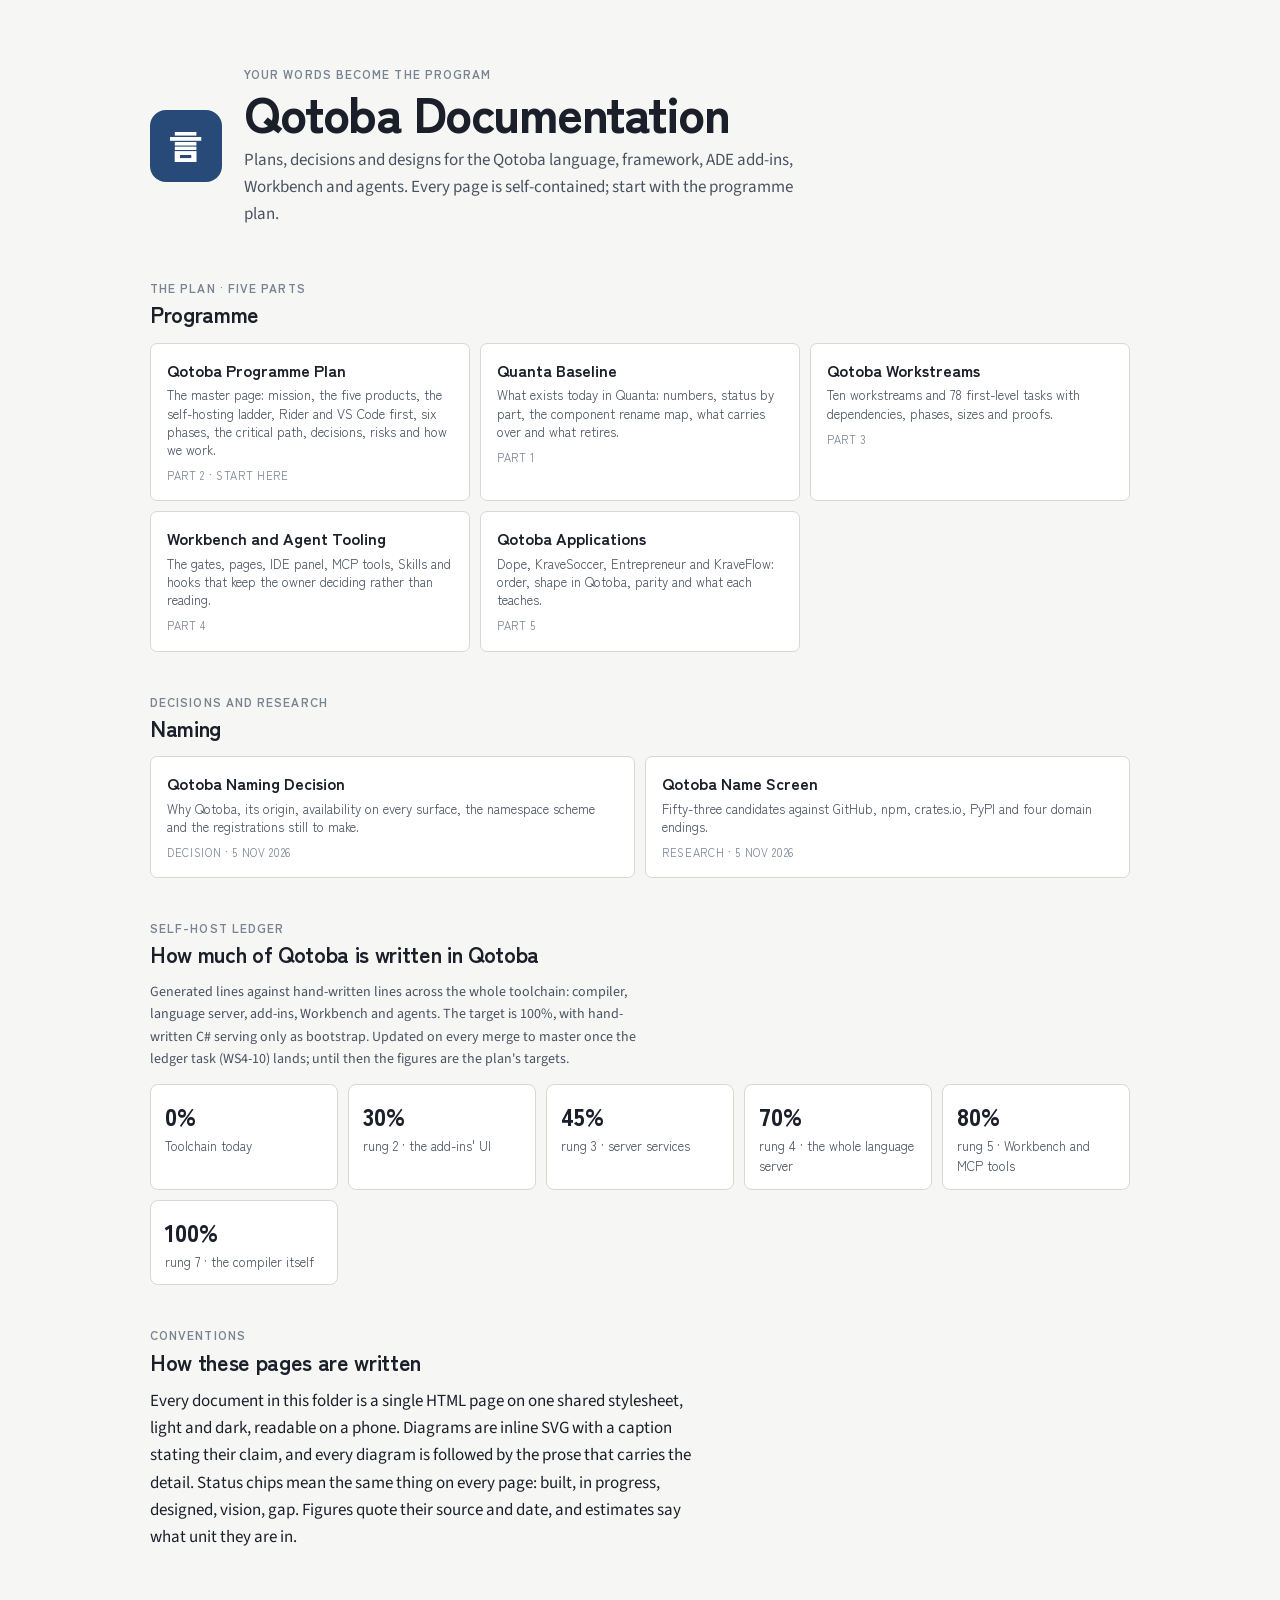
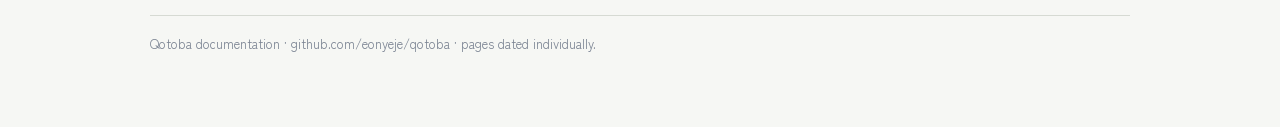
<file: docs/index.html>
<!doctype html>
<html lang="en">
<head>
<meta charset="utf-8">
<meta name="viewport" content="width=device-width, initial-scale=1, viewport-fit=cover">
<title>Qotoba Documentation</title>
<link rel="preconnect" href="https://fonts.googleapis.com">
<link rel="preconnect" href="https://fonts.gstatic.com" crossorigin>
<link rel="stylesheet" href="https://fonts.googleapis.com/css2?family=Zen+Kaku+Gothic+New:wght@500;700;900&family=Source+Sans+3:ital,wght@0,400;0,600;1,400&family=IBM+Plex+Mono:wght@400;600&display=swap">
<link rel="stylesheet" href="assets/qotoba-docs.css">
<style>
.page { grid-template-columns: minmax(0, 1fr); max-width: 980px; }
.home-hero { display: grid; grid-template-columns: auto minmax(0, 1fr); gap: 22px; align-items: center; padding-block: 36px 10px; }
.home-hero .mark { width: 72px; height: 72px; border-radius: 16px; background: var(--accent); color: #fff; display: grid; place-items: center; font-family: var(--display); font-weight: 900; font-size: 34px; }
.home-hero h1 { font-size: clamp(32px, 5vw, 50px); }
.home-hero p { margin: 6px 0 0; color: var(--ink2); font-size: 17px; }
@media (max-width: 520px) { .home-hero { grid-template-columns: minmax(0, 1fr); } }
.set { margin-top: 40px; }
.set h2 { margin-top: 0; font-size: 22px; }
.set .eyebrow { margin-bottom: 4px; }
.reading a { padding: 14px 16px; }
.reading a b { font-size: 16px; }
.ledger { display: grid; grid-template-columns: repeat(auto-fit, minmax(160px, 1fr)); gap: 10px; margin: 14px 0; font-family: var(--display); }
.ledger div { background: var(--surface); border: 1px solid var(--rule); border-radius: 8px; padding: 12px 14px; font-size: 13px; color: var(--ink2); }
.ledger div b { display: block; font-size: 24px; font-weight: 900; color: var(--ink); font-variant-numeric: tabular-nums; }
</style>
</head>
<body>
<div class="page">
<main>
<header class="home-hero">
  <div class="mark">言</div>
  <div>
    <div class="eyebrow">Your words become the program</div>
    <h1>Qotoba Documentation</h1>
    <p>Plans, decisions and designs for the Qotoba language, framework, ADE add-ins, Workbench and agents. Every page is self-contained; start with the programme plan.</p>
  </div>
</header>

<section class="set">
  <div class="eyebrow">The plan · five parts</div>
  <h2>Programme</h2>
  <div class="reading">
    <a href="plan/programme.html"><b>Qotoba Programme Plan</b><span>The master page: mission, the five products, the self-hosting ladder, Rider and VS Code first, six phases, the critical path, decisions, risks and how we work.</span><em>part 2 · start here</em></a>
    <a href="plan/baseline.html"><b>Quanta Baseline</b><span>What exists today in Quanta: numbers, status by part, the component rename map, what carries over and what retires.</span><em>part 1</em></a>
    <a href="plan/workstreams.html"><b>Qotoba Workstreams</b><span>Ten workstreams and 78 first-level tasks with dependencies, phases, sizes and proofs.</span><em>part 3</em></a>
    <a href="plan/tooling.html"><b>Workbench and Agent Tooling</b><span>The gates, pages, IDE panel, MCP tools, Skills and hooks that keep the owner deciding rather than reading.</span><em>part 4</em></a>
    <a href="plan/applications.html"><b>Qotoba Applications</b><span>Dope, KraveSoccer, Entrepreneur and KraveFlow: order, shape in Qotoba, parity and what each teaches.</span><em>part 5</em></a>
  </div>
</section>

<section class="set">
  <div class="eyebrow">Decisions and research</div>
  <h2>Naming</h2>
  <div class="reading">
    <a href="naming-decision.html"><b>Qotoba Naming Decision</b><span>Why Qotoba, its origin, availability on every surface, the namespace scheme and the registrations still to make.</span><em>decision · 5 Nov 2026</em></a>
    <a href="name-screen.html"><b>Qotoba Name Screen</b><span>Fifty-three candidates against GitHub, npm, crates.io, PyPI and four domain endings.</span><em>research · 5 Nov 2026</em></a>
  </div>
</section>

<section class="set">
  <div class="eyebrow">Self-host ledger</div>
  <h2>How much of Qotoba is written in Qotoba</h2>
  <p class="small">Generated lines against hand-written lines across the whole toolchain: compiler, language server, add-ins, Workbench and agents. The target is 100%, with hand-written C# serving only as bootstrap. Updated on every merge to master once the ledger task (WS4-10) lands; until then the figures are the plan's targets.</p>
  <div class="ledger">
    <div><b>0%</b>Toolchain today</div>
    <div><b>30%</b>rung 2 · the add-ins' UI</div>
    <div><b>45%</b>rung 3 · server services</div>
    <div><b>70%</b>rung 4 · the whole language server</div>
    <div><b>80%</b>rung 5 · Workbench and MCP tools</div>
    <div><b>100%</b>rung 7 · the compiler itself</div>
  </div>
</section>

<section class="set">
  <div class="eyebrow">Conventions</div>
  <h2>How these pages are written</h2>
  <p>Every document in this folder is a single HTML page on one shared stylesheet, light and dark, readable on a phone. Diagrams are inline SVG with a caption stating their claim, and every diagram is followed by the prose that carries the detail. Status chips mean the same thing on every page: built, in progress, designed, vision, gap. Figures quote their source and date, and estimates say what unit they are in.</p>
</section>

<footer>Qotoba documentation · github.com/eonyeje/qotoba · pages dated individually.</footer>
</main>
</div>
</body>
</html>
</file>
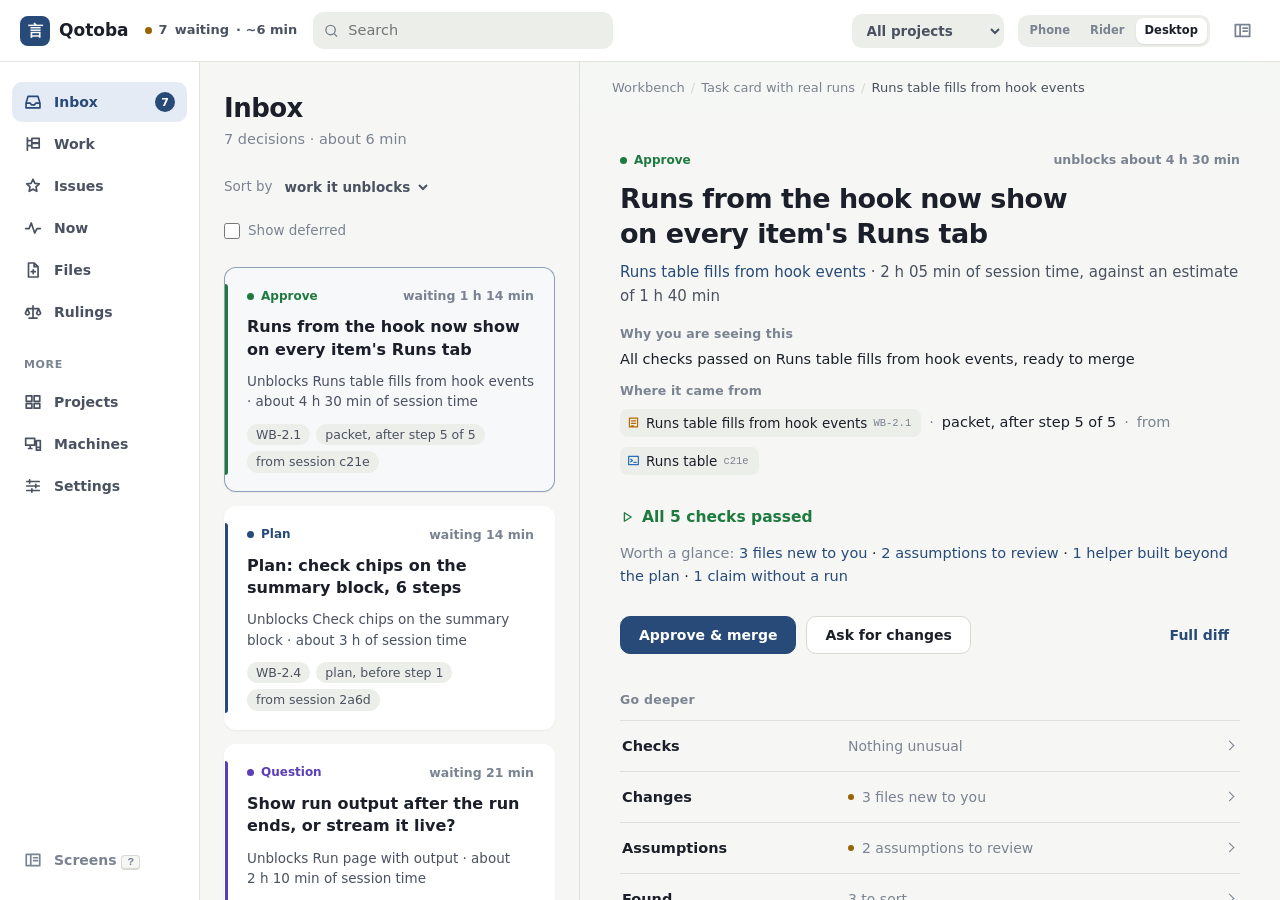
<file: docs/prototype/workbench/index.html>
<!doctype html>
<html lang="en" data-layout="desktop">
<head>
<meta charset="utf-8">
<meta name="viewport" content="width=device-width, initial-scale=1, viewport-fit=cover">
<title>Qotoba Workbench prototype</title>
<meta name="description" content="Clickable prototype of the Qotoba Workbench: inbox, tree, packets, rulings and sessions in phone, Rider and desktop layouts.">
<link rel="stylesheet" href="workbench.css">
</head>
<body>
<!-- The shell is empty on purpose: every screen is drawn by app.js from data.js. -->
<div id="stage">
  <div id="shell">
    <header id="hdr" class="hdr"></header>
    <div class="wb-body">
      <nav id="nav" aria-label="Main"></nav>
      <section id="list" aria-label="List"></section>
      <main id="detail" aria-label="Detail"></main>
    </div>
    <nav id="bottom" aria-label="Main"></nav>
    <div id="layer"></div>
    <div id="toasts" class="toasts" aria-live="polite"></div>
  </div>
</div>
<div id="drawer-root"></div>
<noscript>This prototype needs JavaScript.</noscript>
<script src="data.js"></script>
<script src="app.js"></script>
</body>
</html>
</file>
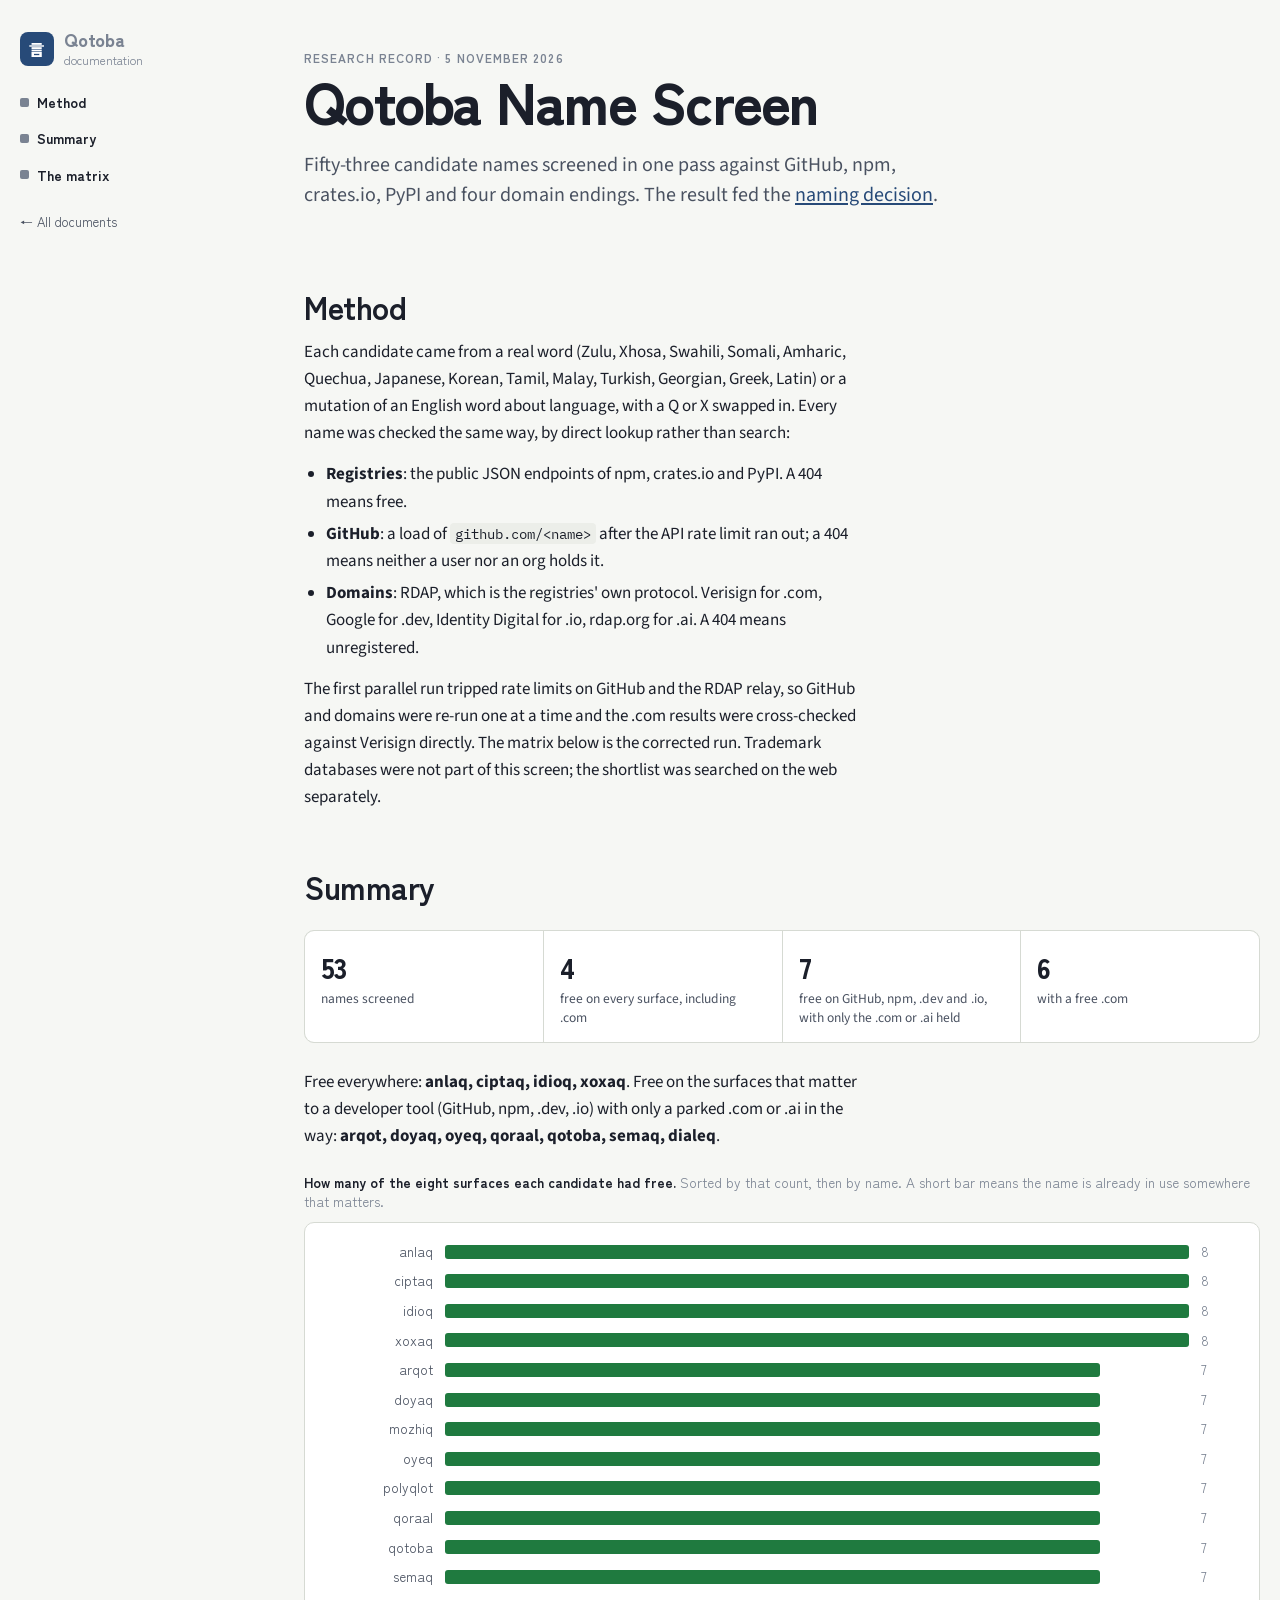
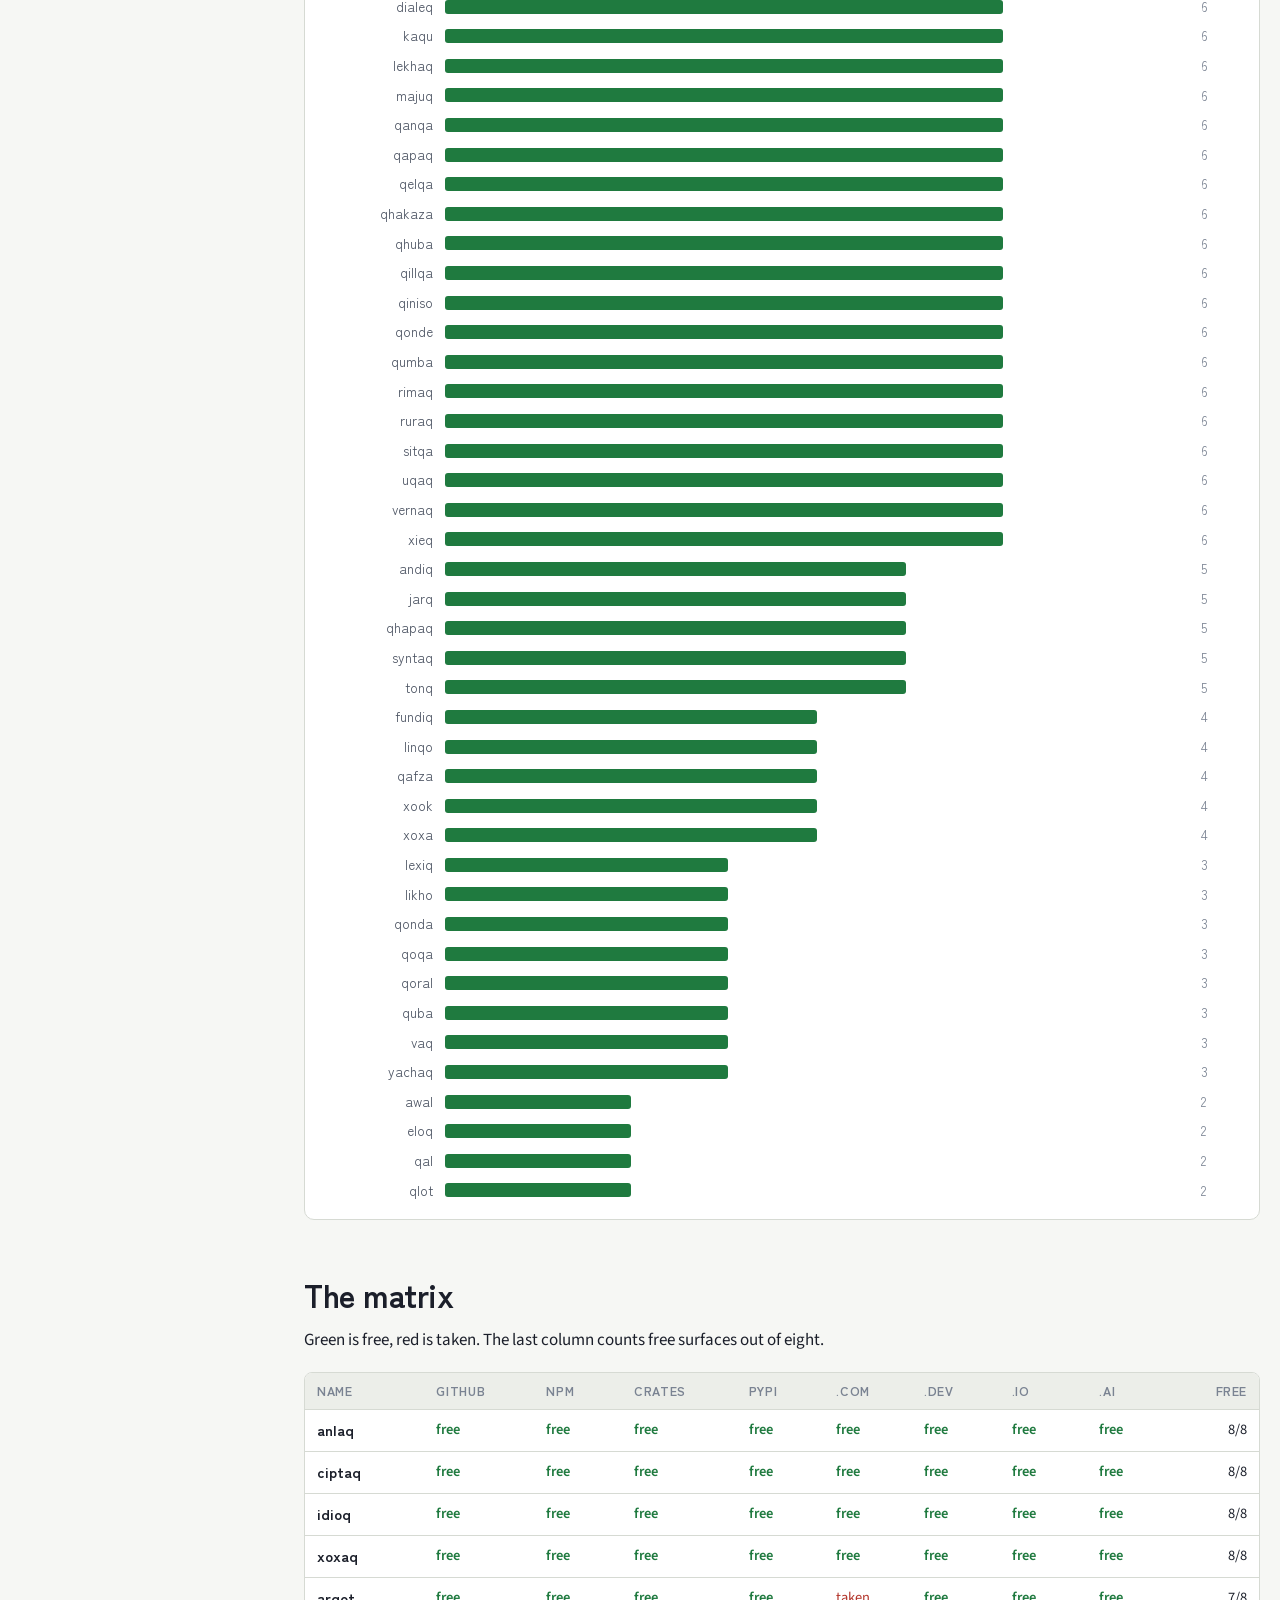
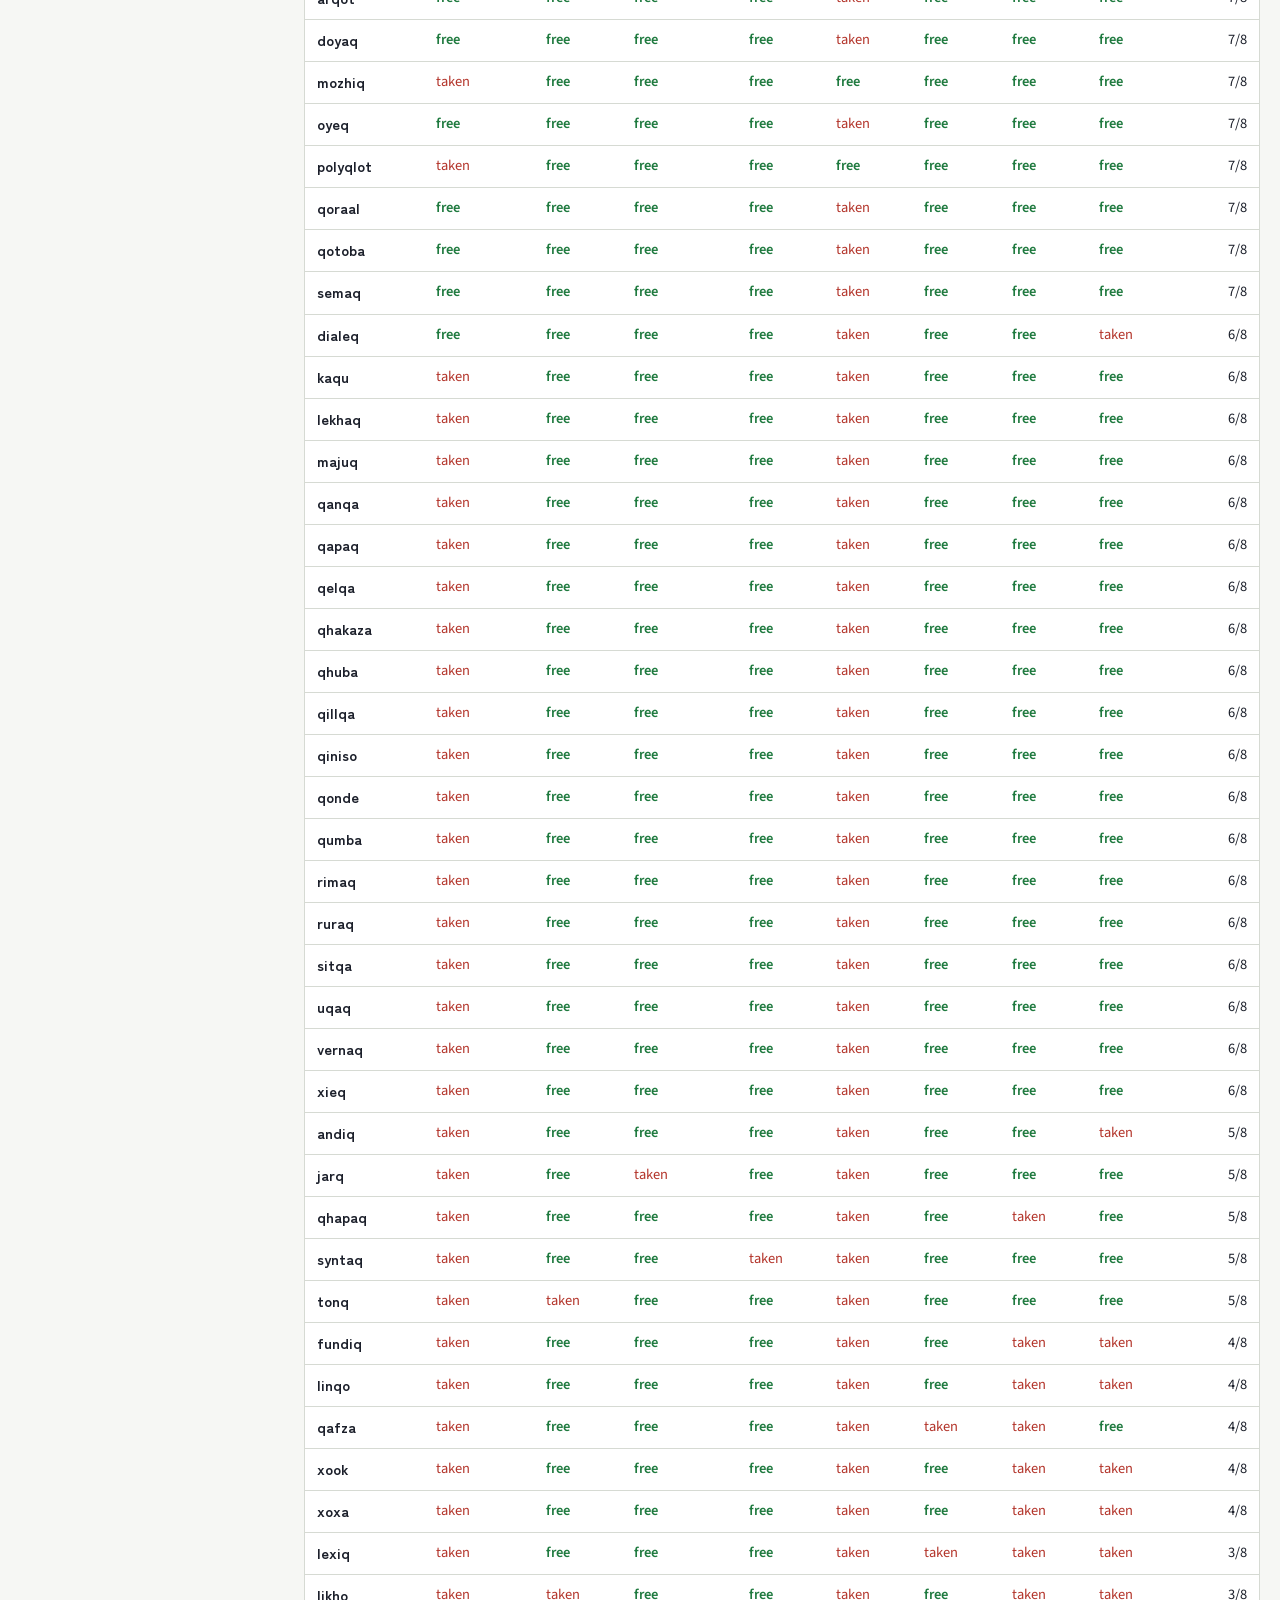
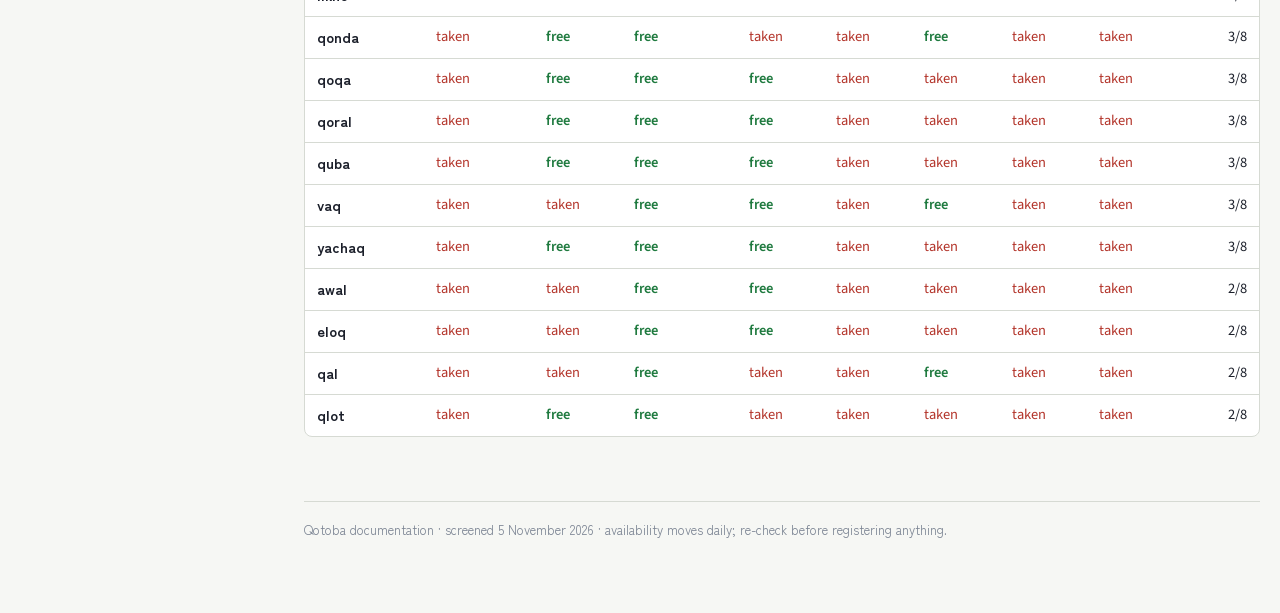
<file: docs/name-screen.html>
<!doctype html>
<html lang="en">
<head>
<meta charset="utf-8">
<meta name="viewport" content="width=device-width, initial-scale=1, viewport-fit=cover">
<title>Qotoba Name Screen</title>
<link rel="preconnect" href="https://fonts.googleapis.com">
<link rel="preconnect" href="https://fonts.gstatic.com" crossorigin>
<link rel="stylesheet" href="https://fonts.googleapis.com/css2?family=Zen+Kaku+Gothic+New:wght@500;700;900&family=Source+Sans+3:ital,wght@0,400;0,600;1,400&family=IBM+Plex+Mono:wght@400;600&display=swap">
<link rel="stylesheet" href="assets/qotoba-docs.css">
<style>
.bar { display:grid; grid-template-columns: 110px minmax(0,1fr) 40px; gap: 8px 12px; align-items:center; font-family: var(--display); font-size: 13.5px; }
.bar i { display:block; height: 14px; border-radius: 3px; background: var(--good); }
.bar .l { color: var(--ink2); text-align: right; }
.bar .n { color: var(--ink3); font-variant-numeric: tabular-nums; }
</style>
</head>
<body>
<div class="page">
<nav class="toc" aria-label="Contents">
  <a class="brand" href="index.html"><span class="mark">言</span><span><b>Qotoba</b><span>documentation</span></span></a>
  <ol>
    <li><a class="p" href="#method"><i></i>Method</a></li>
    <li><a class="p" href="#summary"><i></i>Summary</a></li>
    <li><a class="p" href="#matrix"><i></i>The matrix</a></li>
  </ol>
  <div class="back"><a href="index.html">← All documents</a></div>
</nav>
<main>
<header class="hero">
  <div class="eyebrow">Research record · 5 November 2026</div>
  <h1>Qotoba Name Screen</h1>
  <p class="lede">Fifty-three candidate names screened in one pass against GitHub, npm, crates.io, PyPI and four domain endings. The result fed the <a href="naming-decision.html">naming decision</a>.</p>
</header>

<h2 id="method">Method</h2>
<p>Each candidate came from a real word (Zulu, Xhosa, Swahili, Somali, Amharic, Quechua, Japanese, Korean, Tamil, Malay, Turkish, Georgian, Greek, Latin) or a mutation of an English word about language, with a Q or X swapped in. Every name was checked the same way, by direct lookup rather than search:</p>
<ul>
  <li><b>Registries</b>: the public JSON endpoints of npm, crates.io and PyPI. A 404 means free.</li>
  <li><b>GitHub</b>: a load of <code>github.com/&lt;name&gt;</code> after the API rate limit ran out; a 404 means neither a user nor an org holds it.</li>
  <li><b>Domains</b>: RDAP, which is the registries' own protocol. Verisign for .com, Google for .dev, Identity Digital for .io, rdap.org for .ai. A 404 means unregistered.</li>
</ul>
<p>The first parallel run tripped rate limits on GitHub and the RDAP relay, so GitHub and domains were re-run one at a time and the .com results were cross-checked against Verisign directly. The matrix below is the corrected run. Trademark databases were not part of this screen; the shortlist was searched on the web separately.</p>

<h2 id="summary">Summary</h2>
<div class="stats">
  <div><b>53</b><span>names screened</span></div>
  <div><b>4</b><span>free on every surface, including .com</span></div>
  <div><b>7</b><span>free on GitHub, npm, .dev and .io, with only the .com or .ai held</span></div>
  <div><b>6</b><span>with a free .com</span></div>
</div>
<p>Free everywhere: <b>anlaq, ciptaq, idioq, xoxaq</b>. Free on the surfaces that matter to a developer tool (GitHub, npm, .dev, .io) with only a parked .com or .ai in the way: <b>arqot, doyaq, oyeq, qoraal, qotoba, semaq, dialeq</b>.</p>
<figure>
  <figcaption style="margin:0 0 10px"><b>How many of the eight surfaces each candidate had free.</b> Sorted by that count, then by name. A short bar means the name is already in use somewhere that matters.</figcaption>
  <div class="canvas"><div class="bar">
<span class="l">anlaq</span><span><i style="width:100%"></i></span><span class="n">8</span><span class="l">ciptaq</span><span><i style="width:100%"></i></span><span class="n">8</span><span class="l">idioq</span><span><i style="width:100%"></i></span><span class="n">8</span><span class="l">xoxaq</span><span><i style="width:100%"></i></span><span class="n">8</span><span class="l">arqot</span><span><i style="width:88%"></i></span><span class="n">7</span><span class="l">doyaq</span><span><i style="width:88%"></i></span><span class="n">7</span><span class="l">mozhiq</span><span><i style="width:88%"></i></span><span class="n">7</span><span class="l">oyeq</span><span><i style="width:88%"></i></span><span class="n">7</span><span class="l">polyqlot</span><span><i style="width:88%"></i></span><span class="n">7</span><span class="l">qoraal</span><span><i style="width:88%"></i></span><span class="n">7</span><span class="l">qotoba</span><span><i style="width:88%"></i></span><span class="n">7</span><span class="l">semaq</span><span><i style="width:88%"></i></span><span class="n">7</span><span class="l">dialeq</span><span><i style="width:75%"></i></span><span class="n">6</span><span class="l">kaqu</span><span><i style="width:75%"></i></span><span class="n">6</span><span class="l">lekhaq</span><span><i style="width:75%"></i></span><span class="n">6</span><span class="l">majuq</span><span><i style="width:75%"></i></span><span class="n">6</span><span class="l">qanqa</span><span><i style="width:75%"></i></span><span class="n">6</span><span class="l">qapaq</span><span><i style="width:75%"></i></span><span class="n">6</span><span class="l">qelqa</span><span><i style="width:75%"></i></span><span class="n">6</span><span class="l">qhakaza</span><span><i style="width:75%"></i></span><span class="n">6</span><span class="l">qhuba</span><span><i style="width:75%"></i></span><span class="n">6</span><span class="l">qillqa</span><span><i style="width:75%"></i></span><span class="n">6</span><span class="l">qiniso</span><span><i style="width:75%"></i></span><span class="n">6</span><span class="l">qonde</span><span><i style="width:75%"></i></span><span class="n">6</span><span class="l">qumba</span><span><i style="width:75%"></i></span><span class="n">6</span><span class="l">rimaq</span><span><i style="width:75%"></i></span><span class="n">6</span><span class="l">ruraq</span><span><i style="width:75%"></i></span><span class="n">6</span><span class="l">sitqa</span><span><i style="width:75%"></i></span><span class="n">6</span><span class="l">uqaq</span><span><i style="width:75%"></i></span><span class="n">6</span><span class="l">vernaq</span><span><i style="width:75%"></i></span><span class="n">6</span><span class="l">xieq</span><span><i style="width:75%"></i></span><span class="n">6</span><span class="l">andiq</span><span><i style="width:62%"></i></span><span class="n">5</span><span class="l">jarq</span><span><i style="width:62%"></i></span><span class="n">5</span><span class="l">qhapaq</span><span><i style="width:62%"></i></span><span class="n">5</span><span class="l">syntaq</span><span><i style="width:62%"></i></span><span class="n">5</span><span class="l">tonq</span><span><i style="width:62%"></i></span><span class="n">5</span><span class="l">fundiq</span><span><i style="width:50%"></i></span><span class="n">4</span><span class="l">linqo</span><span><i style="width:50%"></i></span><span class="n">4</span><span class="l">qafza</span><span><i style="width:50%"></i></span><span class="n">4</span><span class="l">xook</span><span><i style="width:50%"></i></span><span class="n">4</span><span class="l">xoxa</span><span><i style="width:50%"></i></span><span class="n">4</span><span class="l">lexiq</span><span><i style="width:38%"></i></span><span class="n">3</span><span class="l">likho</span><span><i style="width:38%"></i></span><span class="n">3</span><span class="l">qonda</span><span><i style="width:38%"></i></span><span class="n">3</span><span class="l">qoqa</span><span><i style="width:38%"></i></span><span class="n">3</span><span class="l">qoral</span><span><i style="width:38%"></i></span><span class="n">3</span><span class="l">quba</span><span><i style="width:38%"></i></span><span class="n">3</span><span class="l">vaq</span><span><i style="width:38%"></i></span><span class="n">3</span><span class="l">yachaq</span><span><i style="width:38%"></i></span><span class="n">3</span><span class="l">awal</span><span><i style="width:25%"></i></span><span class="n">2</span><span class="l">eloq</span><span><i style="width:25%"></i></span><span class="n">2</span><span class="l">qal</span><span><i style="width:25%"></i></span><span class="n">2</span><span class="l">qlot</span><span><i style="width:25%"></i></span><span class="n">2</span>
  </div></div>
</figure>

<h2 id="matrix">The matrix</h2>
<p>Green is free, red is taken. The last column counts free surfaces out of eight.</p>
<div class="tw"><table class="wide">
<thead><tr><th>Name</th><th>GitHub</th><th>npm</th><th>crates</th><th>PyPI</th><th>.com</th><th>.dev</th><th>.io</th><th>.ai</th><th class="num">Free</th></tr></thead>
<tbody>
<tr><td><b>anlaq</b></td><td class="free">free</td><td class="free">free</td><td class="free">free</td><td class="free">free</td><td class="free">free</td><td class="free">free</td><td class="free">free</td><td class="free">free</td><td class="num">8/8</td></tr>
<tr><td><b>ciptaq</b></td><td class="free">free</td><td class="free">free</td><td class="free">free</td><td class="free">free</td><td class="free">free</td><td class="free">free</td><td class="free">free</td><td class="free">free</td><td class="num">8/8</td></tr>
<tr><td><b>idioq</b></td><td class="free">free</td><td class="free">free</td><td class="free">free</td><td class="free">free</td><td class="free">free</td><td class="free">free</td><td class="free">free</td><td class="free">free</td><td class="num">8/8</td></tr>
<tr><td><b>xoxaq</b></td><td class="free">free</td><td class="free">free</td><td class="free">free</td><td class="free">free</td><td class="free">free</td><td class="free">free</td><td class="free">free</td><td class="free">free</td><td class="num">8/8</td></tr>
<tr><td><b>arqot</b></td><td class="free">free</td><td class="free">free</td><td class="free">free</td><td class="free">free</td><td class="taken">taken</td><td class="free">free</td><td class="free">free</td><td class="free">free</td><td class="num">7/8</td></tr>
<tr><td><b>doyaq</b></td><td class="free">free</td><td class="free">free</td><td class="free">free</td><td class="free">free</td><td class="taken">taken</td><td class="free">free</td><td class="free">free</td><td class="free">free</td><td class="num">7/8</td></tr>
<tr><td><b>mozhiq</b></td><td class="taken">taken</td><td class="free">free</td><td class="free">free</td><td class="free">free</td><td class="free">free</td><td class="free">free</td><td class="free">free</td><td class="free">free</td><td class="num">7/8</td></tr>
<tr><td><b>oyeq</b></td><td class="free">free</td><td class="free">free</td><td class="free">free</td><td class="free">free</td><td class="taken">taken</td><td class="free">free</td><td class="free">free</td><td class="free">free</td><td class="num">7/8</td></tr>
<tr><td><b>polyqlot</b></td><td class="taken">taken</td><td class="free">free</td><td class="free">free</td><td class="free">free</td><td class="free">free</td><td class="free">free</td><td class="free">free</td><td class="free">free</td><td class="num">7/8</td></tr>
<tr><td><b>qoraal</b></td><td class="free">free</td><td class="free">free</td><td class="free">free</td><td class="free">free</td><td class="taken">taken</td><td class="free">free</td><td class="free">free</td><td class="free">free</td><td class="num">7/8</td></tr>
<tr><td><b>qotoba</b></td><td class="free">free</td><td class="free">free</td><td class="free">free</td><td class="free">free</td><td class="taken">taken</td><td class="free">free</td><td class="free">free</td><td class="free">free</td><td class="num">7/8</td></tr>
<tr><td><b>semaq</b></td><td class="free">free</td><td class="free">free</td><td class="free">free</td><td class="free">free</td><td class="taken">taken</td><td class="free">free</td><td class="free">free</td><td class="free">free</td><td class="num">7/8</td></tr>
<tr><td><b>dialeq</b></td><td class="free">free</td><td class="free">free</td><td class="free">free</td><td class="free">free</td><td class="taken">taken</td><td class="free">free</td><td class="free">free</td><td class="taken">taken</td><td class="num">6/8</td></tr>
<tr><td><b>kaqu</b></td><td class="taken">taken</td><td class="free">free</td><td class="free">free</td><td class="free">free</td><td class="taken">taken</td><td class="free">free</td><td class="free">free</td><td class="free">free</td><td class="num">6/8</td></tr>
<tr><td><b>lekhaq</b></td><td class="taken">taken</td><td class="free">free</td><td class="free">free</td><td class="free">free</td><td class="taken">taken</td><td class="free">free</td><td class="free">free</td><td class="free">free</td><td class="num">6/8</td></tr>
<tr><td><b>majuq</b></td><td class="taken">taken</td><td class="free">free</td><td class="free">free</td><td class="free">free</td><td class="taken">taken</td><td class="free">free</td><td class="free">free</td><td class="free">free</td><td class="num">6/8</td></tr>
<tr><td><b>qanqa</b></td><td class="taken">taken</td><td class="free">free</td><td class="free">free</td><td class="free">free</td><td class="taken">taken</td><td class="free">free</td><td class="free">free</td><td class="free">free</td><td class="num">6/8</td></tr>
<tr><td><b>qapaq</b></td><td class="taken">taken</td><td class="free">free</td><td class="free">free</td><td class="free">free</td><td class="taken">taken</td><td class="free">free</td><td class="free">free</td><td class="free">free</td><td class="num">6/8</td></tr>
<tr><td><b>qelqa</b></td><td class="taken">taken</td><td class="free">free</td><td class="free">free</td><td class="free">free</td><td class="taken">taken</td><td class="free">free</td><td class="free">free</td><td class="free">free</td><td class="num">6/8</td></tr>
<tr><td><b>qhakaza</b></td><td class="taken">taken</td><td class="free">free</td><td class="free">free</td><td class="free">free</td><td class="taken">taken</td><td class="free">free</td><td class="free">free</td><td class="free">free</td><td class="num">6/8</td></tr>
<tr><td><b>qhuba</b></td><td class="taken">taken</td><td class="free">free</td><td class="free">free</td><td class="free">free</td><td class="taken">taken</td><td class="free">free</td><td class="free">free</td><td class="free">free</td><td class="num">6/8</td></tr>
<tr><td><b>qillqa</b></td><td class="taken">taken</td><td class="free">free</td><td class="free">free</td><td class="free">free</td><td class="taken">taken</td><td class="free">free</td><td class="free">free</td><td class="free">free</td><td class="num">6/8</td></tr>
<tr><td><b>qiniso</b></td><td class="taken">taken</td><td class="free">free</td><td class="free">free</td><td class="free">free</td><td class="taken">taken</td><td class="free">free</td><td class="free">free</td><td class="free">free</td><td class="num">6/8</td></tr>
<tr><td><b>qonde</b></td><td class="taken">taken</td><td class="free">free</td><td class="free">free</td><td class="free">free</td><td class="taken">taken</td><td class="free">free</td><td class="free">free</td><td class="free">free</td><td class="num">6/8</td></tr>
<tr><td><b>qumba</b></td><td class="taken">taken</td><td class="free">free</td><td class="free">free</td><td class="free">free</td><td class="taken">taken</td><td class="free">free</td><td class="free">free</td><td class="free">free</td><td class="num">6/8</td></tr>
<tr><td><b>rimaq</b></td><td class="taken">taken</td><td class="free">free</td><td class="free">free</td><td class="free">free</td><td class="taken">taken</td><td class="free">free</td><td class="free">free</td><td class="free">free</td><td class="num">6/8</td></tr>
<tr><td><b>ruraq</b></td><td class="taken">taken</td><td class="free">free</td><td class="free">free</td><td class="free">free</td><td class="taken">taken</td><td class="free">free</td><td class="free">free</td><td class="free">free</td><td class="num">6/8</td></tr>
<tr><td><b>sitqa</b></td><td class="taken">taken</td><td class="free">free</td><td class="free">free</td><td class="free">free</td><td class="taken">taken</td><td class="free">free</td><td class="free">free</td><td class="free">free</td><td class="num">6/8</td></tr>
<tr><td><b>uqaq</b></td><td class="taken">taken</td><td class="free">free</td><td class="free">free</td><td class="free">free</td><td class="taken">taken</td><td class="free">free</td><td class="free">free</td><td class="free">free</td><td class="num">6/8</td></tr>
<tr><td><b>vernaq</b></td><td class="taken">taken</td><td class="free">free</td><td class="free">free</td><td class="free">free</td><td class="taken">taken</td><td class="free">free</td><td class="free">free</td><td class="free">free</td><td class="num">6/8</td></tr>
<tr><td><b>xieq</b></td><td class="taken">taken</td><td class="free">free</td><td class="free">free</td><td class="free">free</td><td class="taken">taken</td><td class="free">free</td><td class="free">free</td><td class="free">free</td><td class="num">6/8</td></tr>
<tr><td><b>andiq</b></td><td class="taken">taken</td><td class="free">free</td><td class="free">free</td><td class="free">free</td><td class="taken">taken</td><td class="free">free</td><td class="free">free</td><td class="taken">taken</td><td class="num">5/8</td></tr>
<tr><td><b>jarq</b></td><td class="taken">taken</td><td class="free">free</td><td class="taken">taken</td><td class="free">free</td><td class="taken">taken</td><td class="free">free</td><td class="free">free</td><td class="free">free</td><td class="num">5/8</td></tr>
<tr><td><b>qhapaq</b></td><td class="taken">taken</td><td class="free">free</td><td class="free">free</td><td class="free">free</td><td class="taken">taken</td><td class="free">free</td><td class="taken">taken</td><td class="free">free</td><td class="num">5/8</td></tr>
<tr><td><b>syntaq</b></td><td class="taken">taken</td><td class="free">free</td><td class="free">free</td><td class="taken">taken</td><td class="taken">taken</td><td class="free">free</td><td class="free">free</td><td class="free">free</td><td class="num">5/8</td></tr>
<tr><td><b>tonq</b></td><td class="taken">taken</td><td class="taken">taken</td><td class="free">free</td><td class="free">free</td><td class="taken">taken</td><td class="free">free</td><td class="free">free</td><td class="free">free</td><td class="num">5/8</td></tr>
<tr><td><b>fundiq</b></td><td class="taken">taken</td><td class="free">free</td><td class="free">free</td><td class="free">free</td><td class="taken">taken</td><td class="free">free</td><td class="taken">taken</td><td class="taken">taken</td><td class="num">4/8</td></tr>
<tr><td><b>linqo</b></td><td class="taken">taken</td><td class="free">free</td><td class="free">free</td><td class="free">free</td><td class="taken">taken</td><td class="free">free</td><td class="taken">taken</td><td class="taken">taken</td><td class="num">4/8</td></tr>
<tr><td><b>qafza</b></td><td class="taken">taken</td><td class="free">free</td><td class="free">free</td><td class="free">free</td><td class="taken">taken</td><td class="taken">taken</td><td class="taken">taken</td><td class="free">free</td><td class="num">4/8</td></tr>
<tr><td><b>xook</b></td><td class="taken">taken</td><td class="free">free</td><td class="free">free</td><td class="free">free</td><td class="taken">taken</td><td class="free">free</td><td class="taken">taken</td><td class="taken">taken</td><td class="num">4/8</td></tr>
<tr><td><b>xoxa</b></td><td class="taken">taken</td><td class="free">free</td><td class="free">free</td><td class="free">free</td><td class="taken">taken</td><td class="free">free</td><td class="taken">taken</td><td class="taken">taken</td><td class="num">4/8</td></tr>
<tr><td><b>lexiq</b></td><td class="taken">taken</td><td class="free">free</td><td class="free">free</td><td class="free">free</td><td class="taken">taken</td><td class="taken">taken</td><td class="taken">taken</td><td class="taken">taken</td><td class="num">3/8</td></tr>
<tr><td><b>likho</b></td><td class="taken">taken</td><td class="taken">taken</td><td class="free">free</td><td class="free">free</td><td class="taken">taken</td><td class="free">free</td><td class="taken">taken</td><td class="taken">taken</td><td class="num">3/8</td></tr>
<tr><td><b>qonda</b></td><td class="taken">taken</td><td class="free">free</td><td class="free">free</td><td class="taken">taken</td><td class="taken">taken</td><td class="free">free</td><td class="taken">taken</td><td class="taken">taken</td><td class="num">3/8</td></tr>
<tr><td><b>qoqa</b></td><td class="taken">taken</td><td class="free">free</td><td class="free">free</td><td class="free">free</td><td class="taken">taken</td><td class="taken">taken</td><td class="taken">taken</td><td class="taken">taken</td><td class="num">3/8</td></tr>
<tr><td><b>qoral</b></td><td class="taken">taken</td><td class="free">free</td><td class="free">free</td><td class="free">free</td><td class="taken">taken</td><td class="taken">taken</td><td class="taken">taken</td><td class="taken">taken</td><td class="num">3/8</td></tr>
<tr><td><b>quba</b></td><td class="taken">taken</td><td class="free">free</td><td class="free">free</td><td class="free">free</td><td class="taken">taken</td><td class="taken">taken</td><td class="taken">taken</td><td class="taken">taken</td><td class="num">3/8</td></tr>
<tr><td><b>vaq</b></td><td class="taken">taken</td><td class="taken">taken</td><td class="free">free</td><td class="free">free</td><td class="taken">taken</td><td class="free">free</td><td class="taken">taken</td><td class="taken">taken</td><td class="num">3/8</td></tr>
<tr><td><b>yachaq</b></td><td class="taken">taken</td><td class="free">free</td><td class="free">free</td><td class="free">free</td><td class="taken">taken</td><td class="taken">taken</td><td class="taken">taken</td><td class="taken">taken</td><td class="num">3/8</td></tr>
<tr><td><b>awal</b></td><td class="taken">taken</td><td class="taken">taken</td><td class="free">free</td><td class="free">free</td><td class="taken">taken</td><td class="taken">taken</td><td class="taken">taken</td><td class="taken">taken</td><td class="num">2/8</td></tr>
<tr><td><b>eloq</b></td><td class="taken">taken</td><td class="taken">taken</td><td class="free">free</td><td class="free">free</td><td class="taken">taken</td><td class="taken">taken</td><td class="taken">taken</td><td class="taken">taken</td><td class="num">2/8</td></tr>
<tr><td><b>qal</b></td><td class="taken">taken</td><td class="taken">taken</td><td class="free">free</td><td class="taken">taken</td><td class="taken">taken</td><td class="free">free</td><td class="taken">taken</td><td class="taken">taken</td><td class="num">2/8</td></tr>
<tr><td><b>qlot</b></td><td class="taken">taken</td><td class="free">free</td><td class="free">free</td><td class="taken">taken</td><td class="taken">taken</td><td class="taken">taken</td><td class="taken">taken</td><td class="taken">taken</td><td class="num">2/8</td></tr>
</tbody></table></div>
<footer>Qotoba documentation · screened 5 November 2026 · availability moves daily; re-check before registering anything.</footer>
</main>
</div>
</body>
</html>
</file>
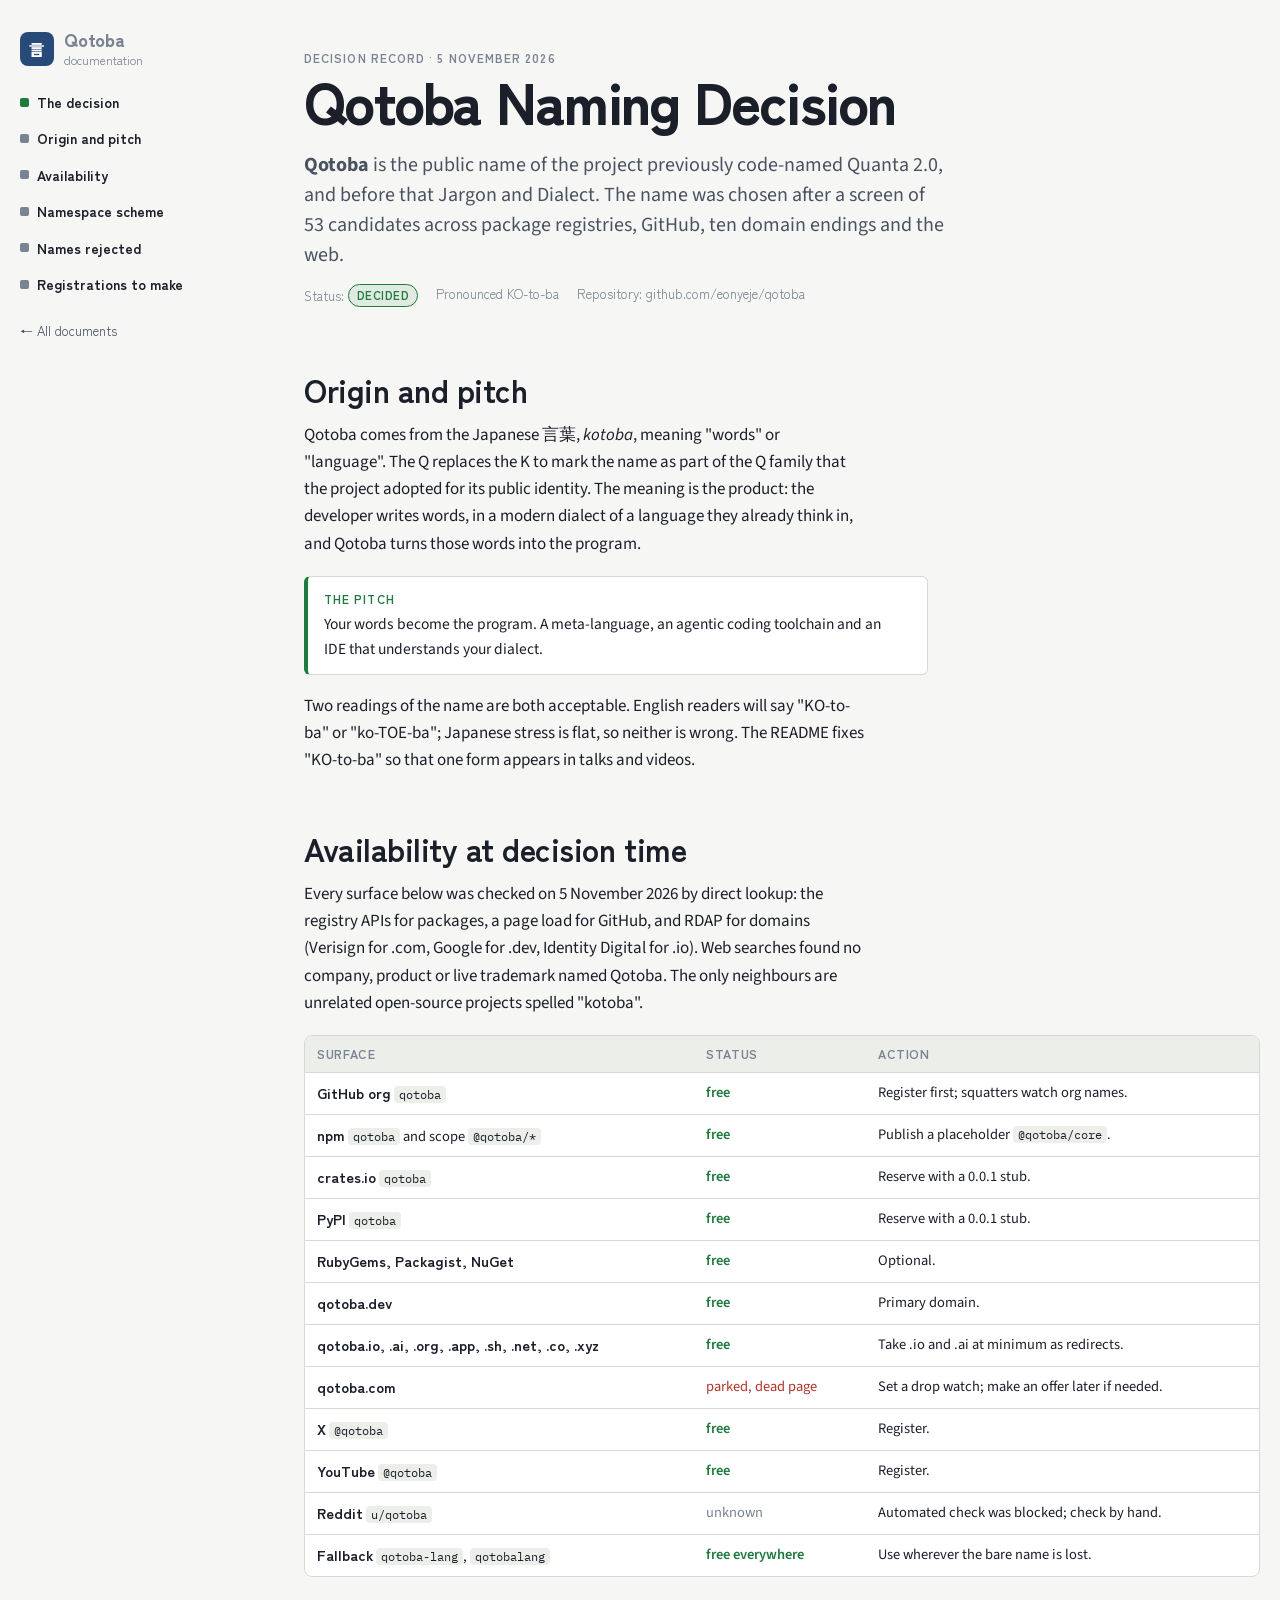
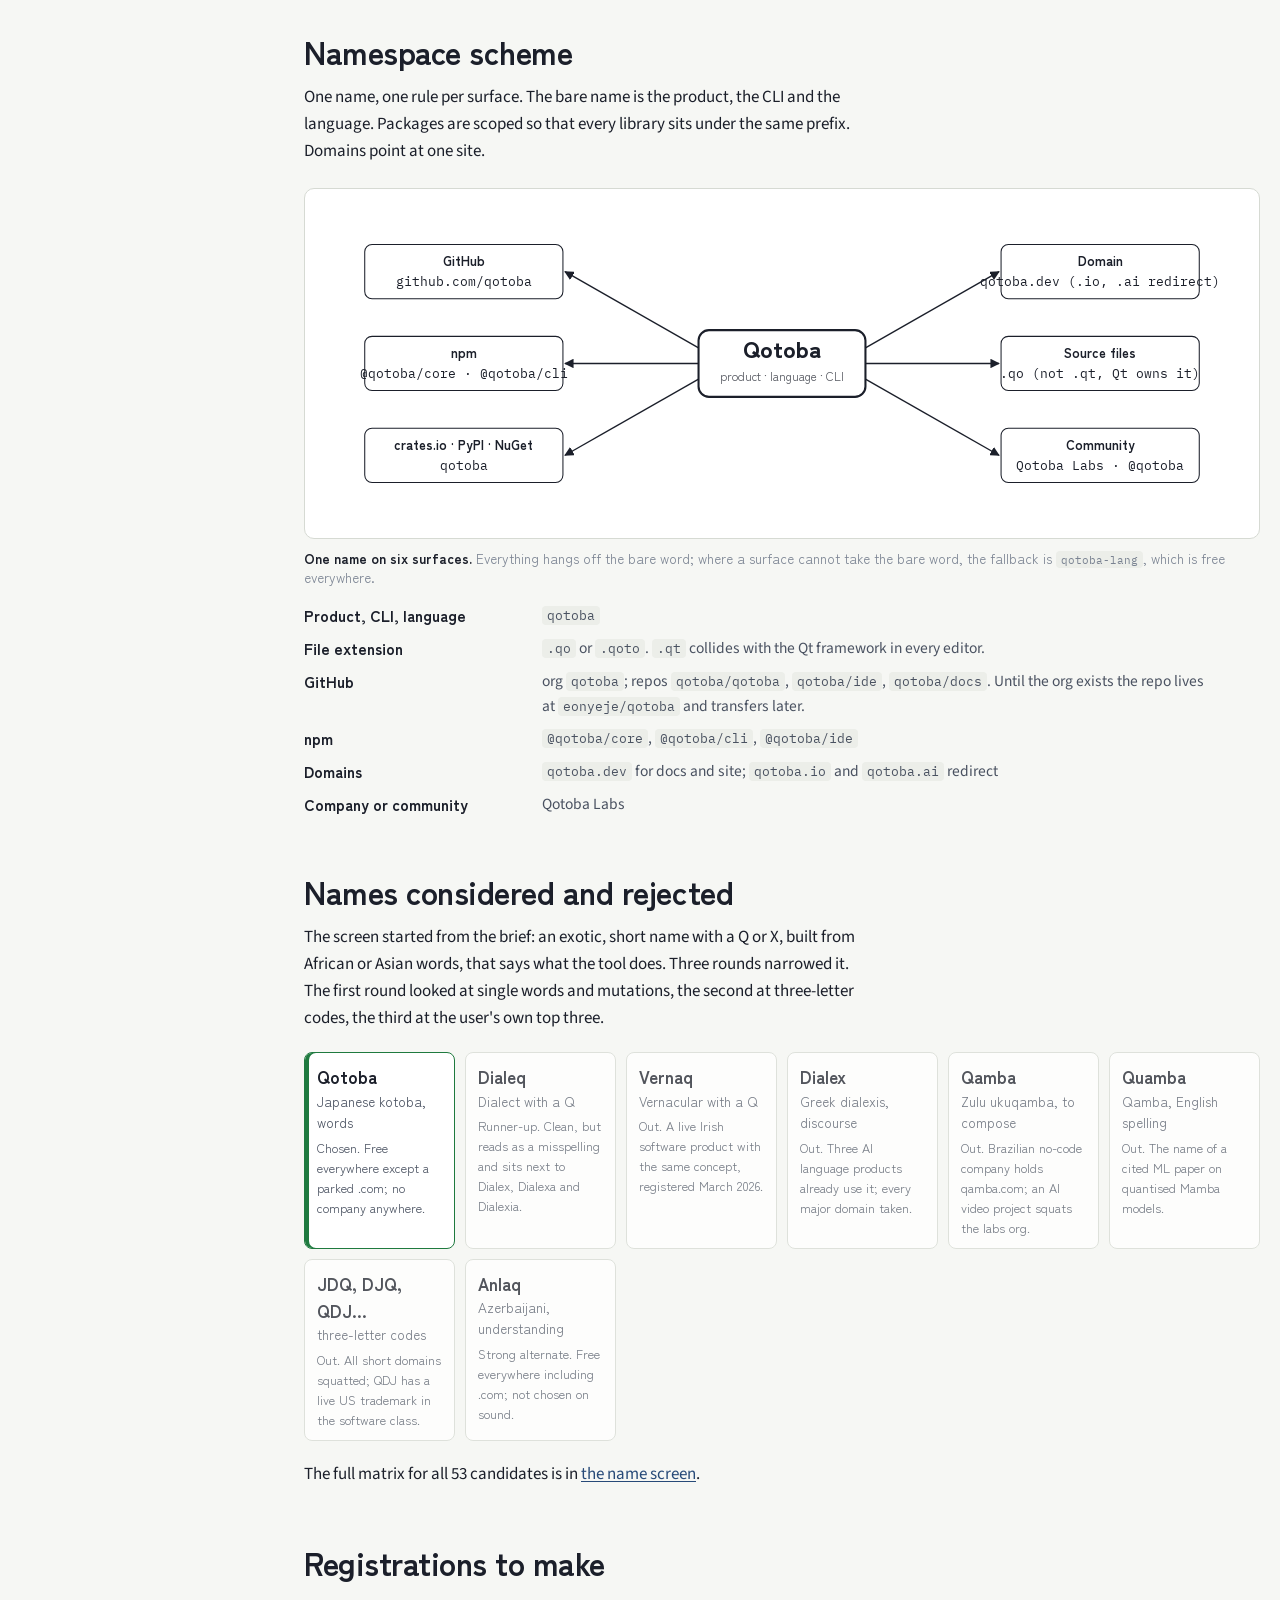
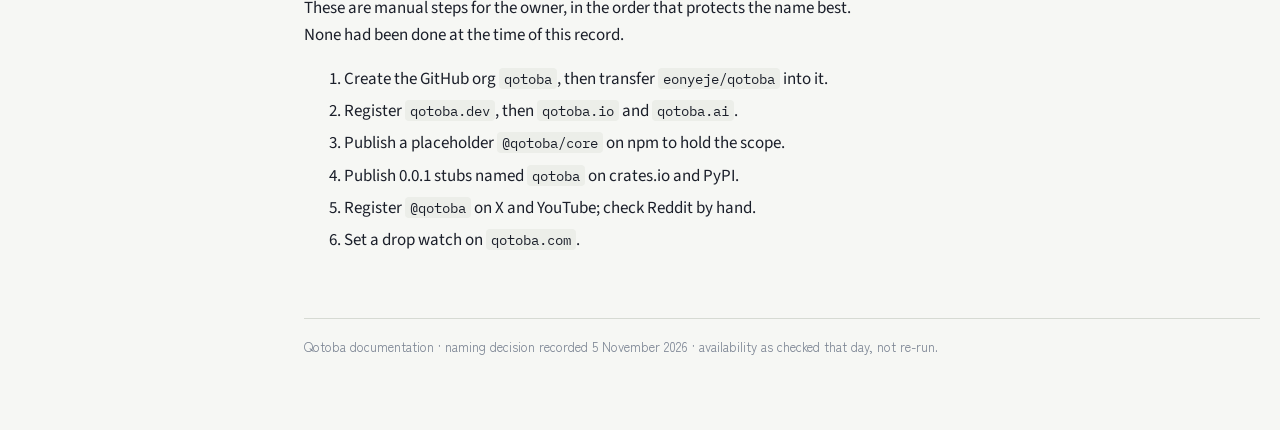
<file: docs/naming-decision.html>
<!doctype html>
<html lang="en">
<head>
<meta charset="utf-8">
<meta name="viewport" content="width=device-width, initial-scale=1, viewport-fit=cover">
<title>Qotoba Naming Decision</title>
<link rel="preconnect" href="https://fonts.googleapis.com">
<link rel="preconnect" href="https://fonts.gstatic.com" crossorigin>
<link rel="stylesheet" href="https://fonts.googleapis.com/css2?family=Zen+Kaku+Gothic+New:wght@500;700;900&family=Source+Sans+3:ital,wght@0,400;0,600;1,400&family=IBM+Plex+Mono:wght@400;600&display=swap">
<link rel="stylesheet" href="assets/qotoba-docs.css">
<style>
.names { display: grid; grid-template-columns: repeat(auto-fit, minmax(150px, 1fr)); gap: 10px; margin: 20px 0; font-family: var(--display); }
.names div { border: 1px solid var(--rule); border-radius: 8px; padding: 10px 12px; background: var(--surface); font-size: 13.5px; color: var(--ink2); min-width: 0; }
.names div b { display: block; font-size: 17px; color: var(--ink); }
.names div.chosen { border-color: var(--good); box-shadow: inset 4px 0 0 var(--good); }
.names div.out { opacity: .75; }
.names div .why { display: block; margin-top: 4px; font-size: 12.5px; }
</style>
</head>
<body>
<div class="page">
<nav class="toc" aria-label="Contents">
  <a class="brand" href="index.html"><span class="mark">言</span><span><b>Qotoba</b><span>documentation</span></span></a>
  <ol>
    <li><a class="p" href="#decision"><i style="background:var(--good)"></i>The decision</a></li>
    <li><a class="p" href="#origin"><i></i>Origin and pitch</a></li>
    <li><a class="p" href="#availability"><i></i>Availability</a></li>
    <li><a class="p" href="#namespace"><i></i>Namespace scheme</a></li>
    <li><a class="p" href="#rejected"><i></i>Names rejected</a></li>
    <li><a class="p" href="#actions"><i></i>Registrations to make</a></li>
  </ol>
  <div class="back"><a href="index.html">← All documents</a></div>
</nav>

<main>
<header class="hero" id="decision">
  <div class="eyebrow">Decision record · 5 November 2026</div>
  <h1>Qotoba Naming Decision</h1>
  <p class="lede"><b>Qotoba</b> is the public name of the project previously code-named Quanta 2.0, and before that Jargon and Dialect. The name was chosen after a screen of 53 candidates across package registries, GitHub, ten domain endings and the web.</p>
  <div class="meta"><span>Status: <span class="st good">Decided</span></span><span>Pronounced KO-to-ba</span><span>Repository: github.com/eonyeje/qotoba</span></div>
</header>

<section>
<h2 id="origin">Origin and pitch</h2>
<p>Qotoba comes from the Japanese 言葉, <i>kotoba</i>, meaning "words" or "language". The Q replaces the K to mark the name as part of the Q family that the project adopted for its public identity. The meaning is the product: the developer writes words, in a modern dialect of a language they already think in, and Qotoba turns those words into the program.</p>
<div class="note decision"><span class="eyebrow">The pitch</span><p>Your words become the program. A meta-language, an agentic coding toolchain and an IDE that understands your dialect.</p></div>
<p>Two readings of the name are both acceptable. English readers will say "KO-to-ba" or "ko-TOE-ba"; Japanese stress is flat, so neither is wrong. The README fixes "KO-to-ba" so that one form appears in talks and videos.</p>
</section>

<section>
<h2 id="availability">Availability at decision time</h2>
<p>Every surface below was checked on 5 November 2026 by direct lookup: the registry APIs for packages, a page load for GitHub, and RDAP for domains (Verisign for .com, Google for .dev, Identity Digital for .io). Web searches found no company, product or live trademark named Qotoba. The only neighbours are unrelated open-source projects spelled "kotoba".</p>
<div class="tw"><table>
<thead><tr><th>Surface</th><th>Status</th><th>Action</th></tr></thead>
<tbody>
<tr><td><b>GitHub org</b> <code>qotoba</code></td><td class="free">free</td><td>Register first; squatters watch org names.</td></tr>
<tr><td><b>npm</b> <code>qotoba</code> and scope <code>@qotoba/*</code></td><td class="free">free</td><td>Publish a placeholder <code>@qotoba/core</code>.</td></tr>
<tr><td><b>crates.io</b> <code>qotoba</code></td><td class="free">free</td><td>Reserve with a 0.0.1 stub.</td></tr>
<tr><td><b>PyPI</b> <code>qotoba</code></td><td class="free">free</td><td>Reserve with a 0.0.1 stub.</td></tr>
<tr><td><b>RubyGems, Packagist, NuGet</b></td><td class="free">free</td><td>Optional.</td></tr>
<tr><td><b>qotoba.dev</b></td><td class="free">free</td><td>Primary domain.</td></tr>
<tr><td><b>qotoba.io, .ai, .org, .app, .sh, .net, .co, .xyz</b></td><td class="free">free</td><td>Take .io and .ai at minimum as redirects.</td></tr>
<tr><td><b>qotoba.com</b></td><td class="taken">parked, dead page</td><td>Set a drop watch; make an offer later if needed.</td></tr>
<tr><td><b>X</b> <code>@qotoba</code></td><td class="free">free</td><td>Register.</td></tr>
<tr><td><b>YouTube</b> <code>@qotoba</code></td><td class="free">free</td><td>Register.</td></tr>
<tr><td><b>Reddit</b> <code>u/qotoba</code></td><td class="unk">unknown</td><td>Automated check was blocked; check by hand.</td></tr>
<tr><td><b>Fallback</b> <code>qotoba-lang</code>, <code>qotobalang</code></td><td class="free">free everywhere</td><td>Use wherever the bare name is lost.</td></tr>
</tbody></table></div>
</section>

<section>
<h2 id="namespace">Namespace scheme</h2>
<p>One name, one rule per surface. The bare name is the product, the CLI and the language. Packages are scoped so that every library sits under the same prefix. Domains point at one site.</p>
<figure>
  <div class="canvas">
  <svg viewBox="0 0 880 300" role="img" aria-label="The name Qotoba at the centre, with arrows to the GitHub org, the npm scope, the crates.io and PyPI packages, the qotoba.dev domain, the CLI and the file extension, each labelled with its exact spelling.">
    <defs><marker id="ar" viewBox="0 0 10 10" refX="9" refY="5" markerWidth="7" markerHeight="7" orient="auto"><path d="M0 0 L10 5 L0 10 z" fill="currentColor"/></marker></defs>
    <g font-family="Zen Kaku Gothic New, Segoe UI, sans-serif" font-size="13" fill="currentColor">
      <rect x="360" y="118" width="160" height="64" rx="10" fill="none" stroke="currentColor" stroke-width="2"/>
      <text x="440" y="145" text-anchor="middle" font-weight="900" font-size="22">Qotoba</text>
      <text x="440" y="167" text-anchor="middle" font-size="11.5" opacity=".75">product · language · CLI</text>
      <g stroke="currentColor" stroke-width="1.3" fill="none" marker-end="url(#ar)">
        <line x1="360" y1="135" x2="232" y2="62"/>
        <line x1="360" y1="150" x2="232" y2="150"/>
        <line x1="360" y1="165" x2="232" y2="238"/>
        <line x1="520" y1="135" x2="648" y2="62"/>
        <line x1="520" y1="150" x2="648" y2="150"/>
        <line x1="520" y1="165" x2="648" y2="238"/>
      </g>
      <g font-family="IBM Plex Mono, Consolas, monospace" font-size="12.5">
        <rect x="40" y="36" width="190" height="52" rx="7" fill="none" stroke="currentColor"/><text x="135" y="57" text-anchor="middle" font-family="Zen Kaku Gothic New, sans-serif" font-weight="700">GitHub</text><text x="135" y="76" text-anchor="middle">github.com/qotoba</text>
        <rect x="40" y="124" width="190" height="52" rx="7" fill="none" stroke="currentColor"/><text x="135" y="145" text-anchor="middle" font-family="Zen Kaku Gothic New, sans-serif" font-weight="700">npm</text><text x="135" y="164" text-anchor="middle">@qotoba/core · @qotoba/cli</text>
        <rect x="40" y="212" width="190" height="52" rx="7" fill="none" stroke="currentColor"/><text x="135" y="233" text-anchor="middle" font-family="Zen Kaku Gothic New, sans-serif" font-weight="700">crates.io · PyPI · NuGet</text><text x="135" y="252" text-anchor="middle">qotoba</text>
        <rect x="650" y="36" width="190" height="52" rx="7" fill="none" stroke="currentColor"/><text x="745" y="57" text-anchor="middle" font-family="Zen Kaku Gothic New, sans-serif" font-weight="700">Domain</text><text x="745" y="76" text-anchor="middle">qotoba.dev (.io, .ai redirect)</text>
        <rect x="650" y="124" width="190" height="52" rx="7" fill="none" stroke="currentColor"/><text x="745" y="145" text-anchor="middle" font-family="Zen Kaku Gothic New, sans-serif" font-weight="700">Source files</text><text x="745" y="164" text-anchor="middle">.qo (not .qt, Qt owns it)</text>
        <rect x="650" y="212" width="190" height="52" rx="7" fill="none" stroke="currentColor"/><text x="745" y="233" text-anchor="middle" font-family="Zen Kaku Gothic New, sans-serif" font-weight="700">Community</text><text x="745" y="252" text-anchor="middle">Qotoba Labs · @qotoba</text>
      </g>
    </g>
  </svg>
  </div>
  <figcaption><b>One name on six surfaces.</b> Everything hangs off the bare word; where a surface cannot take the bare word, the fallback is <code>qotoba-lang</code>, which is free everywhere.</figcaption>
</figure>
<dl class="gloss">
  <dt>Product, CLI, language</dt><dd><code>qotoba</code></dd>
  <dt>File extension</dt><dd><code>.qo</code> or <code>.qoto</code>. <code>.qt</code> collides with the Qt framework in every editor.</dd>
  <dt>GitHub</dt><dd>org <code>qotoba</code>; repos <code>qotoba/qotoba</code>, <code>qotoba/ide</code>, <code>qotoba/docs</code>. Until the org exists the repo lives at <code>eonyeje/qotoba</code> and transfers later.</dd>
  <dt>npm</dt><dd><code>@qotoba/core</code>, <code>@qotoba/cli</code>, <code>@qotoba/ide</code></dd>
  <dt>Domains</dt><dd><code>qotoba.dev</code> for docs and site; <code>qotoba.io</code> and <code>qotoba.ai</code> redirect</dd>
  <dt>Company or community</dt><dd>Qotoba Labs</dd>
</dl>
</section>

<section>
<h2 id="rejected">Names considered and rejected</h2>
<p>The screen started from the brief: an exotic, short name with a Q or X, built from African or Asian words, that says what the tool does. Three rounds narrowed it. The first round looked at single words and mutations, the second at three-letter codes, the third at the user's own top three.</p>
<div class="names">
  <div class="chosen"><b>Qotoba</b>Japanese kotoba, words<span class="why">Chosen. Free everywhere except a parked .com; no company anywhere.</span></div>
  <div class="out"><b>Dialeq</b>Dialect with a Q<span class="why">Runner-up. Clean, but reads as a misspelling and sits next to Dialex, Dialexa and Dialexia.</span></div>
  <div class="out"><b>Vernaq</b>Vernacular with a Q<span class="why">Out. A live Irish software product with the same concept, registered March 2026.</span></div>
  <div class="out"><b>Dialex</b>Greek dialexis, discourse<span class="why">Out. Three AI language products already use it; every major domain taken.</span></div>
  <div class="out"><b>Qamba</b>Zulu ukuqamba, to compose<span class="why">Out. Brazilian no-code company holds qamba.com; an AI video project squats the labs org.</span></div>
  <div class="out"><b>Quamba</b>Qamba, English spelling<span class="why">Out. The name of a cited ML paper on quantised Mamba models.</span></div>
  <div class="out"><b>JDQ, DJQ, QDJ…</b>three-letter codes<span class="why">Out. All short domains squatted; QDJ has a live US trademark in the software class.</span></div>
  <div class="out"><b>Anlaq</b>Azerbaijani, understanding<span class="why">Strong alternate. Free everywhere including .com; not chosen on sound.</span></div>
</div>
<p>The full matrix for all 53 candidates is in <a href="name-screen.html">the name screen</a>.</p>
</section>

<section>
<h2 id="actions">Registrations to make</h2>
<p>These are manual steps for the owner, in the order that protects the name best. None had been done at the time of this record.</p>
<ol class="prose">
  <li>Create the GitHub org <code>qotoba</code>, then transfer <code>eonyeje/qotoba</code> into it.</li>
  <li>Register <code>qotoba.dev</code>, then <code>qotoba.io</code> and <code>qotoba.ai</code>.</li>
  <li>Publish a placeholder <code>@qotoba/core</code> on npm to hold the scope.</li>
  <li>Publish 0.0.1 stubs named <code>qotoba</code> on crates.io and PyPI.</li>
  <li>Register <code>@qotoba</code> on X and YouTube; check Reddit by hand.</li>
  <li>Set a drop watch on <code>qotoba.com</code>.</li>
</ol>
</section>

<footer>Qotoba documentation · naming decision recorded 5 November 2026 · availability as checked that day, not re-run.</footer>
</main>
</div>
</body>
</html>
</file>
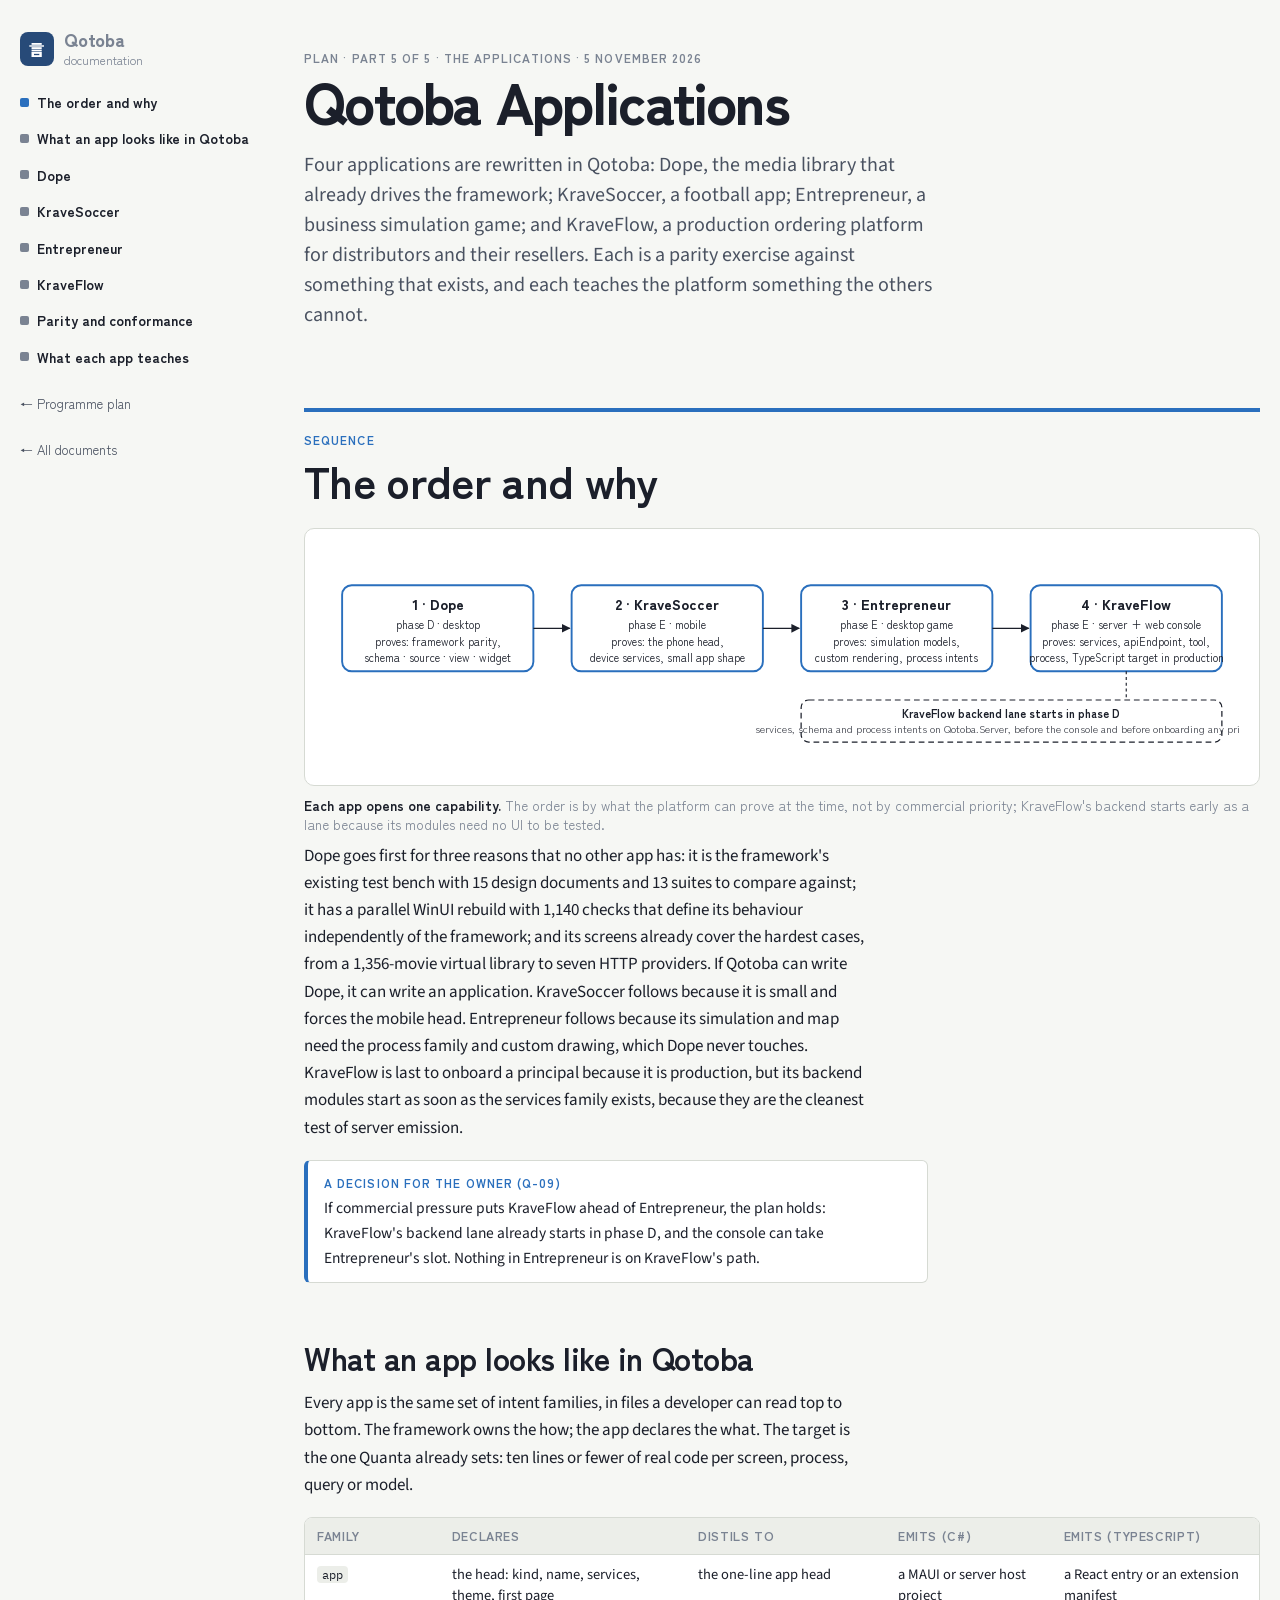
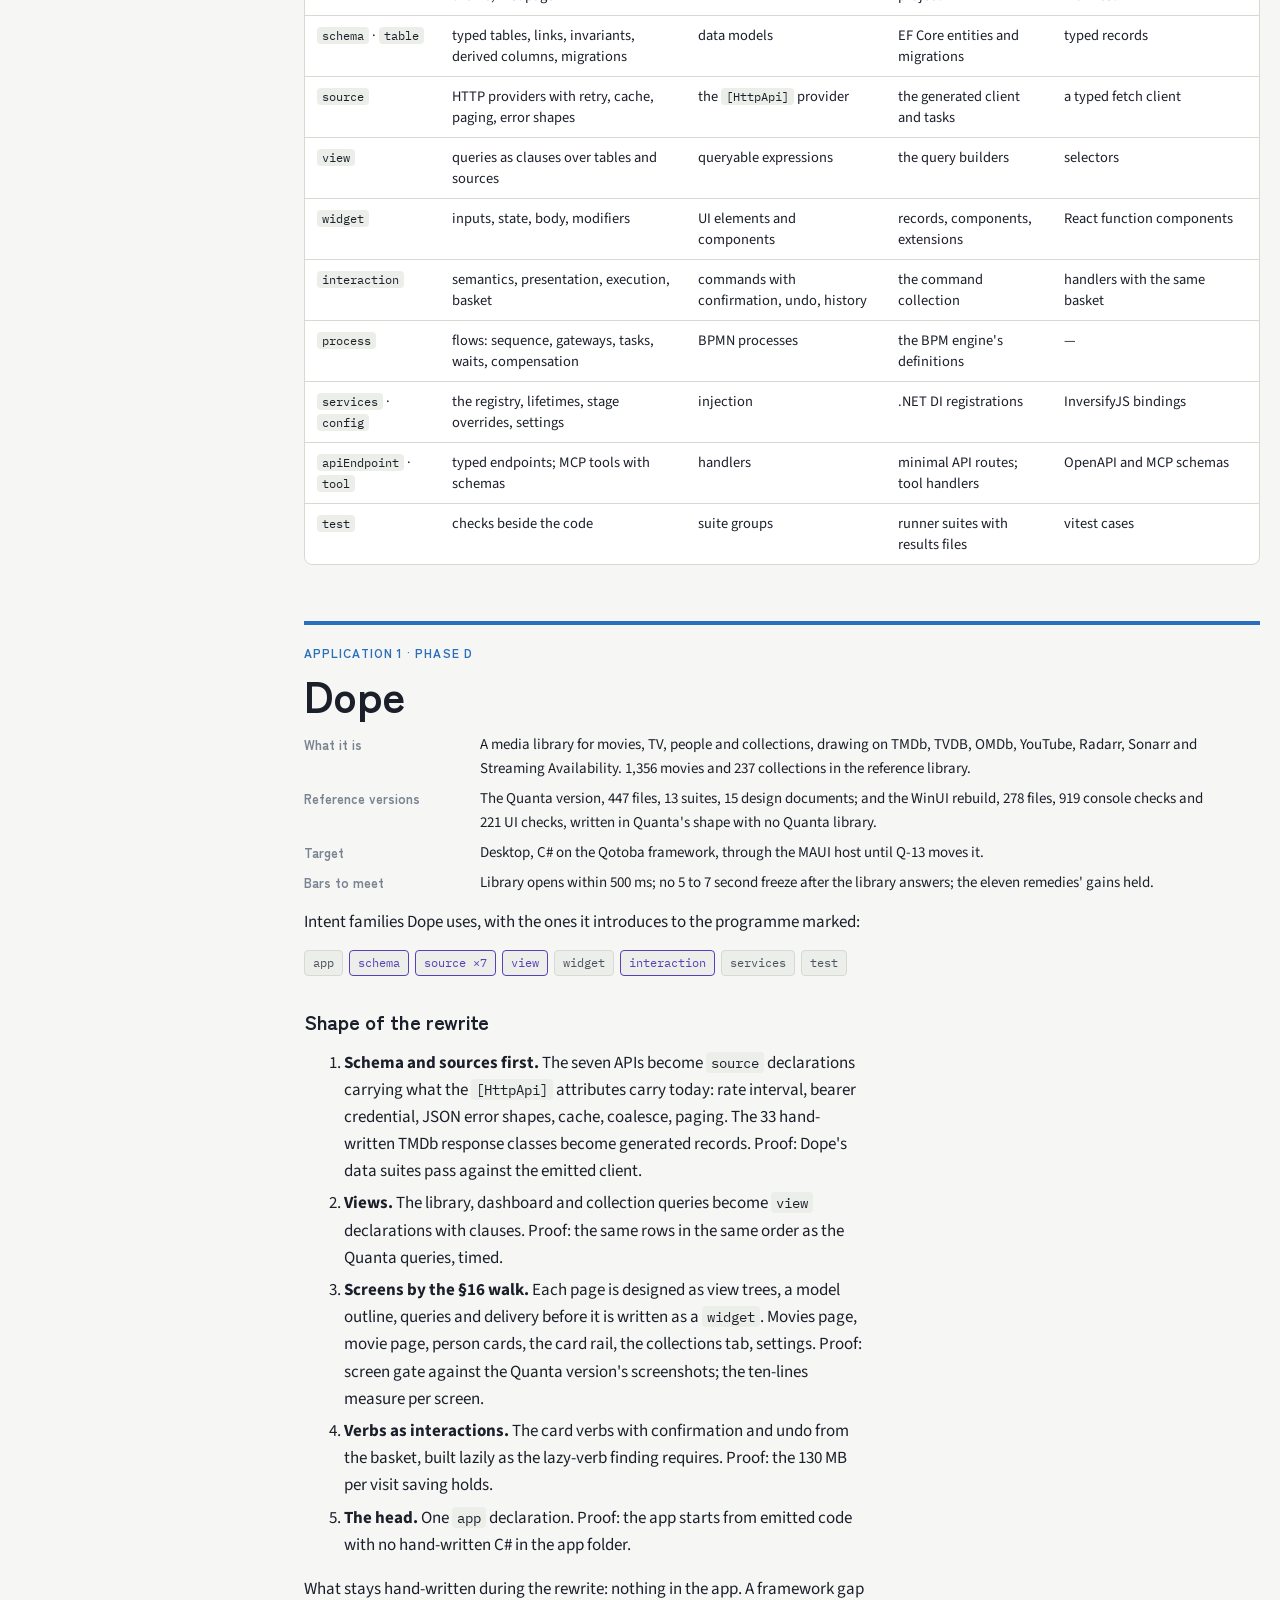
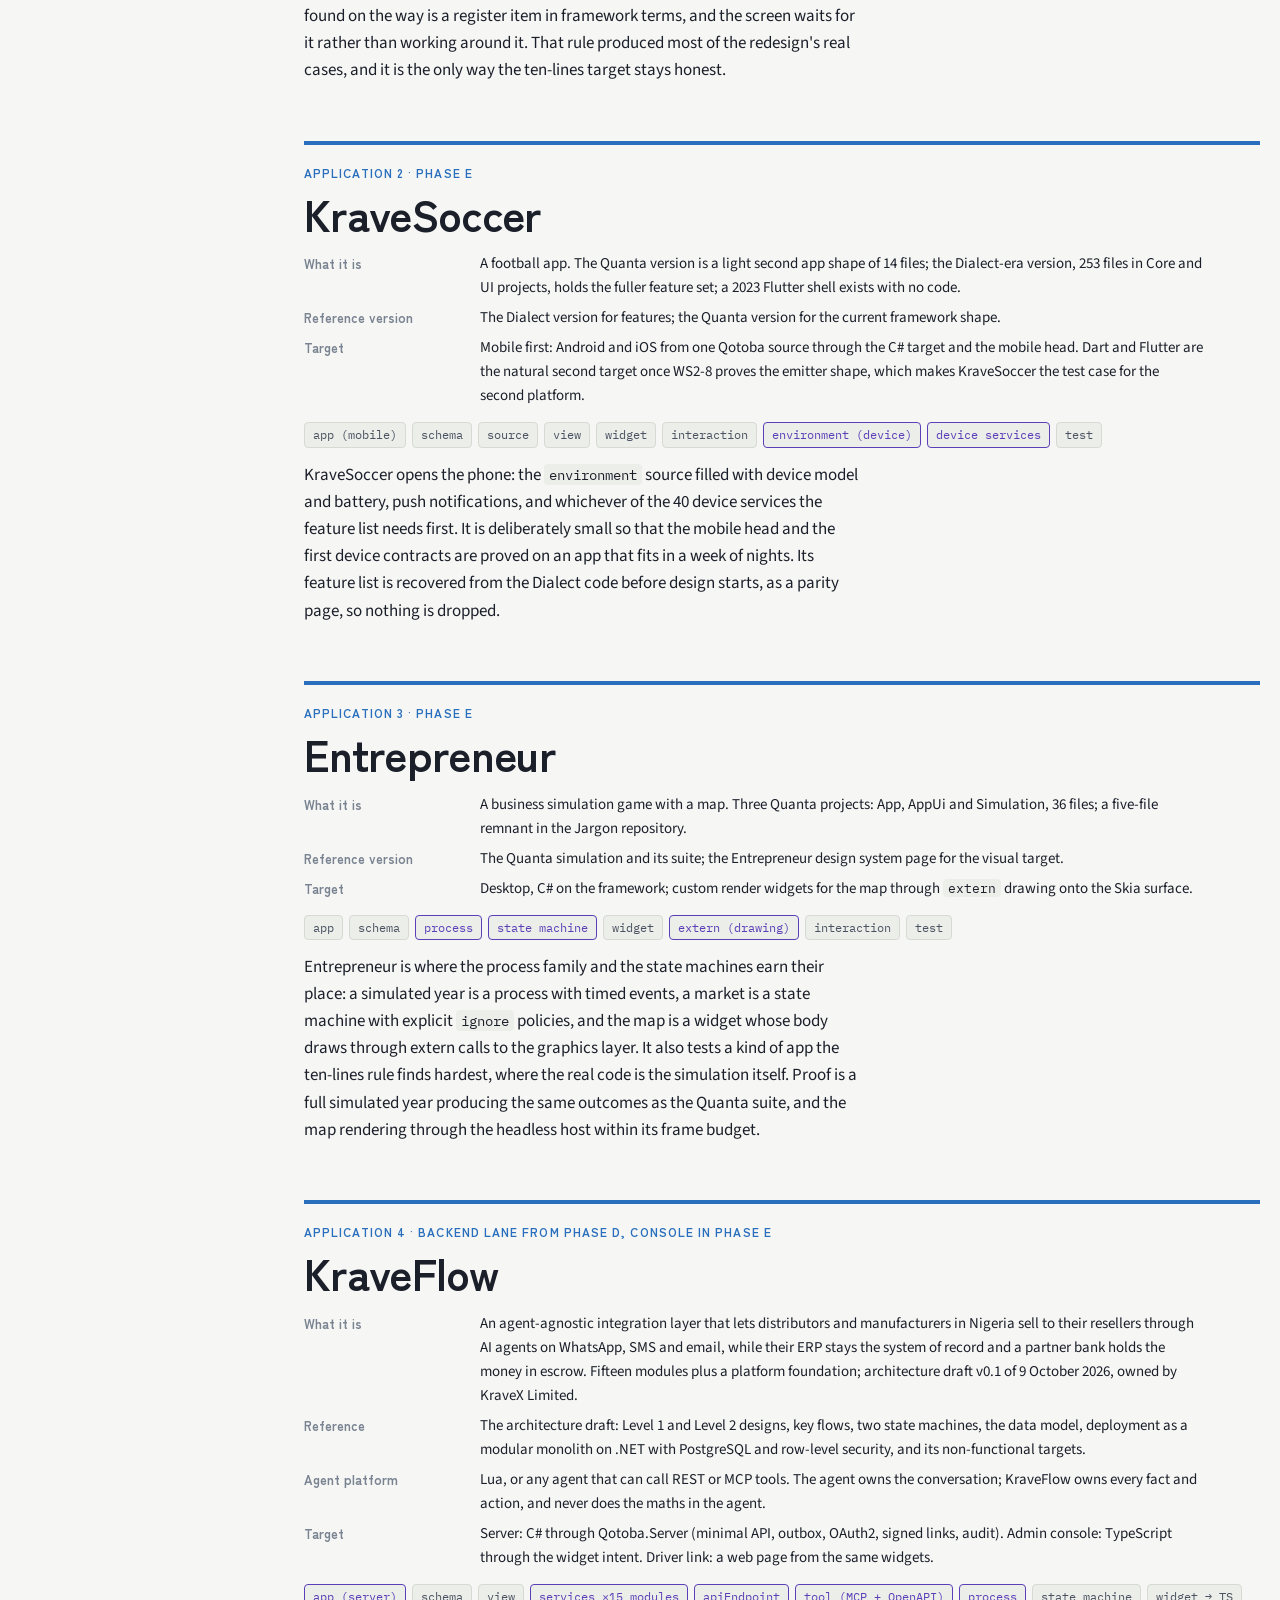
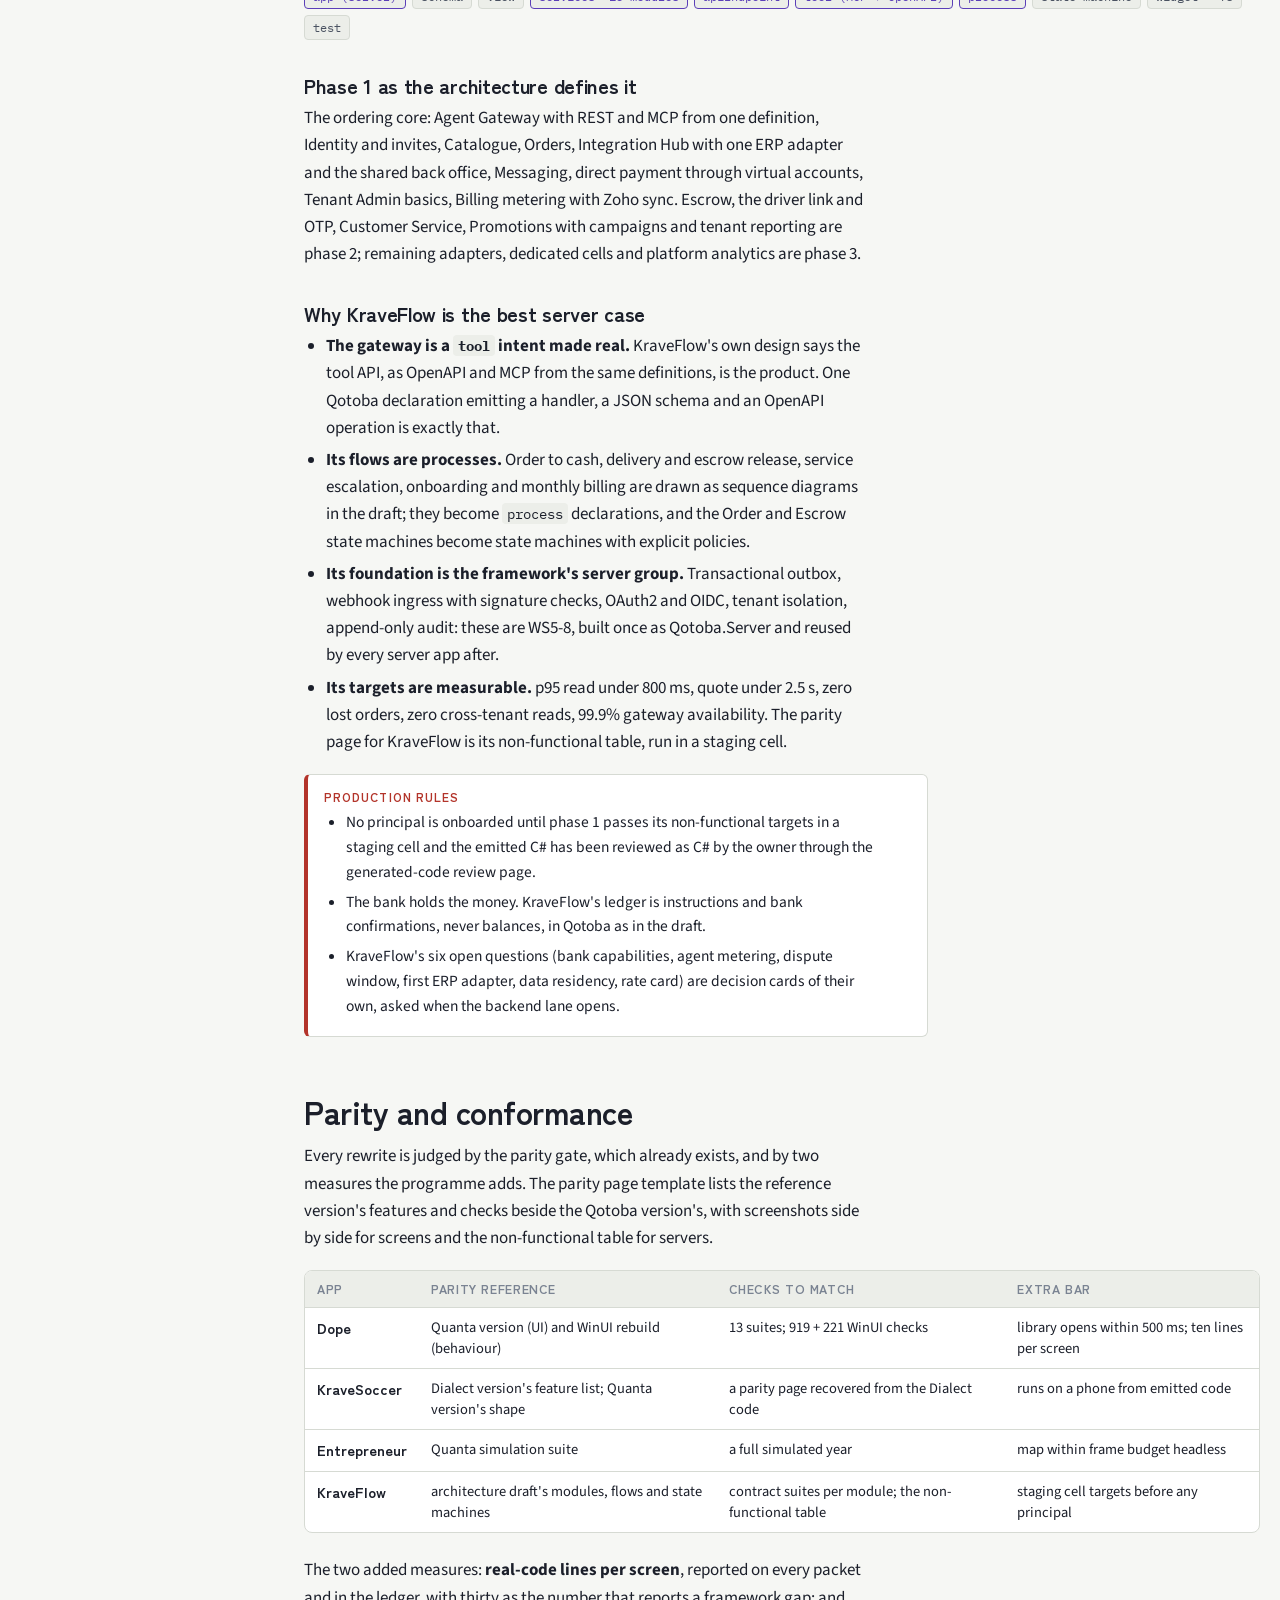
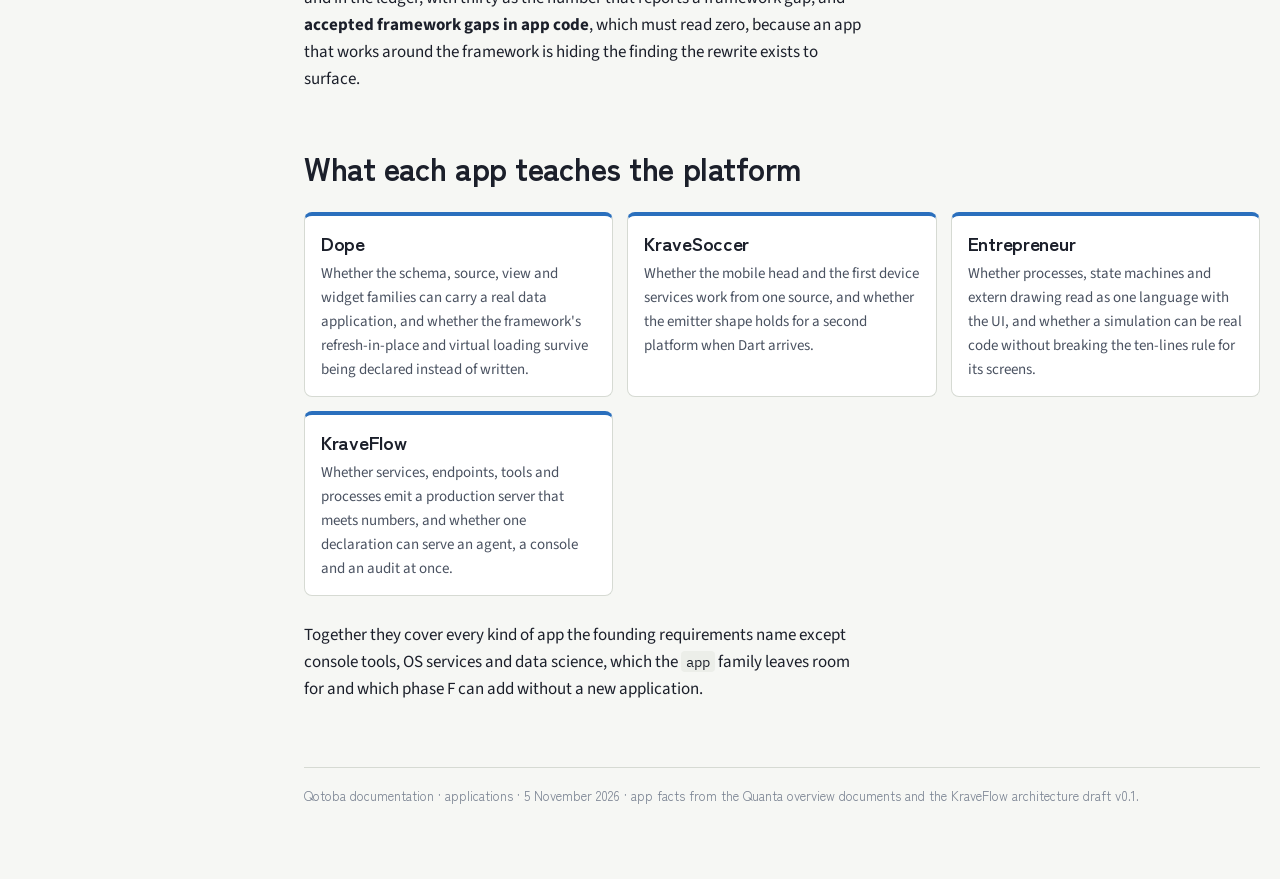
<file: docs/plan/applications.html>
<!doctype html>
<html lang="en">
<head>
<meta charset="utf-8">
<meta name="viewport" content="width=device-width, initial-scale=1, viewport-fit=cover">
<title>Qotoba Applications</title>
<link rel="preconnect" href="https://fonts.googleapis.com">
<link rel="preconnect" href="https://fonts.gstatic.com" crossorigin>
<link rel="stylesheet" href="https://fonts.googleapis.com/css2?family=Zen+Kaku+Gothic+New:wght@500;700;900&family=Source+Sans+3:ital,wght@0,400;0,600;1,400&family=IBM+Plex+Mono:wght@400;600&display=swap">
<link rel="stylesheet" href="../assets/qotoba-docs.css">
<style>
.part { margin-top: 56px; --pc: var(--apps); }
.kv { display: grid; grid-template-columns: 160px minmax(0, 1fr); gap: 6px 16px; font-size: 15px; margin: 14px 0; max-width: 900px; }
.kv dt { font-family: var(--display); font-weight: 700; color: var(--ink3); font-size: 13px; padding-top: 2px; }
.kv dd { margin: 0; }
@media (max-width: 520px) { .kv { grid-template-columns: minmax(0, 1fr); } .kv dd { margin-bottom: 8px; } }
.intents { display: flex; flex-wrap: wrap; gap: 6px; margin: 8px 0 14px; }
.intents span { font-family: var(--mono); font-size: 12px; background: var(--sunk); border: 1px solid var(--rule); border-radius: 4px; padding: 2px 8px; color: var(--ink2); }
.intents span.new { border-color: var(--lang); color: var(--lang); }
</style>
</head>
<body>
<div class="page">
<nav class="toc" aria-label="Contents">
  <a class="brand" href="../index.html"><span class="mark">言</span><span><b>Qotoba</b><span>documentation</span></span></a>
  <ol>
    <li><a class="p" href="#order"><i style="background:var(--apps)"></i>The order and why</a></li>
    <li><a class="p" href="#shape"><i></i>What an app looks like in Qotoba</a></li>
    <li><a class="p" href="#dope"><i></i>Dope</a></li>
    <li><a class="p" href="#kravesoccer"><i></i>KraveSoccer</a></li>
    <li><a class="p" href="#entrepreneur"><i></i>Entrepreneur</a></li>
    <li><a class="p" href="#kraveflow"><i></i>KraveFlow</a></li>
    <li><a class="p" href="#parity"><i></i>Parity and conformance</a></li>
    <li><a class="p" href="#teaches"><i></i>What each app teaches</a></li>
  </ol>
  <div class="back"><a href="programme.html">← Programme plan</a><br><a href="../index.html">← All documents</a></div>
</nav>

<main>
<header class="hero">
  <div class="eyebrow">Plan · part 5 of 5 · the applications · 5 November 2026</div>
  <h1>Qotoba Applications</h1>
  <p class="lede">Four applications are rewritten in Qotoba: Dope, the media library that already drives the framework; KraveSoccer, a football app; Entrepreneur, a business simulation game; and KraveFlow, a production ordering platform for distributors and their resellers. Each is a parity exercise against something that exists, and each teaches the platform something the others cannot.</p>
</header>

<section class="part">
<div class="eyebrow">Sequence</div>
<h2 id="order">The order and why</h2>
<figure>
  <div class="canvas">
  <svg viewBox="0 0 960 230" role="img" aria-label="Four app boxes in order left to right, Dope then KraveSoccer then Entrepreneur then KraveFlow, each annotated with the platform capability it proves: framework parity, mobile head, custom rendering and simulation, server and agent gateway. KraveFlow's backend lane starts earlier, shown as a dashed box beneath.">
    <defs><marker id="ar" viewBox="0 0 10 10" refX="9" refY="5" markerWidth="7" markerHeight="7" orient="auto"><path d="M0 0 L10 5 L0 10 z" fill="currentColor"/></marker></defs>
    <g font-family="Zen Kaku Gothic New, Segoe UI, sans-serif" font-size="12.5" fill="currentColor">
      <rect x="20" y="40" width="200" height="90" rx="10" fill="none" style="stroke:var(--apps)" stroke-width="2"/><text x="120" y="66" text-anchor="middle" font-weight="900" font-size="15">1 · Dope</text><text x="120" y="86" text-anchor="middle" font-size="11.5">phase D · desktop</text><text x="120" y="104" text-anchor="middle" font-size="11.5">proves: framework parity,</text><text x="120" y="120" text-anchor="middle" font-size="11.5">schema · source · view · widget</text>
      <rect x="260" y="40" width="200" height="90" rx="10" fill="none" style="stroke:var(--apps)" stroke-width="2"/><text x="360" y="66" text-anchor="middle" font-weight="900" font-size="15">2 · KraveSoccer</text><text x="360" y="86" text-anchor="middle" font-size="11.5">phase E · mobile</text><text x="360" y="104" text-anchor="middle" font-size="11.5">proves: the phone head,</text><text x="360" y="120" text-anchor="middle" font-size="11.5">device services, small app shape</text>
      <rect x="500" y="40" width="200" height="90" rx="10" fill="none" style="stroke:var(--apps)" stroke-width="2"/><text x="600" y="66" text-anchor="middle" font-weight="900" font-size="15">3 · Entrepreneur</text><text x="600" y="86" text-anchor="middle" font-size="11.5">phase E · desktop game</text><text x="600" y="104" text-anchor="middle" font-size="11.5">proves: simulation models,</text><text x="600" y="120" text-anchor="middle" font-size="11.5">custom rendering, process intents</text>
      <rect x="740" y="40" width="200" height="90" rx="10" fill="none" style="stroke:var(--apps)" stroke-width="2"/><text x="840" y="66" text-anchor="middle" font-weight="900" font-size="15">4 · KraveFlow</text><text x="840" y="86" text-anchor="middle" font-size="11.5">phase E · server + web console</text><text x="840" y="104" text-anchor="middle" font-size="11.5">proves: services, apiEndpoint, tool,</text><text x="840" y="120" text-anchor="middle" font-size="11.5">process, TypeScript target in production</text>
      <g stroke="currentColor" stroke-width="1.3" fill="none" marker-end="url(#ar)"><line x1="220" y1="85" x2="258" y2="85"/><line x1="460" y1="85" x2="498" y2="85"/><line x1="700" y1="85" x2="738" y2="85"/></g>
      <rect x="500" y="160" width="440" height="44" rx="8" fill="none" stroke="currentColor" stroke-width="1.3" stroke-dasharray="6 4"/><text x="720" y="179" text-anchor="middle" font-size="12" font-weight="700">KraveFlow backend lane starts in phase D</text><text x="720" y="195" text-anchor="middle" font-size="11" opacity=".8">services, schema and process intents on Qotoba.Server, before the console and before onboarding any principal</text>
      <line x1="840" y1="130" x2="840" y2="158" stroke="currentColor" stroke-width="1.2" stroke-dasharray="3 3"/>
    </g>
  </svg>
  </div>
  <figcaption><b>Each app opens one capability.</b> The order is by what the platform can prove at the time, not by commercial priority; KraveFlow's backend starts early as a lane because its modules need no UI to be tested.</figcaption>
</figure>
<p>Dope goes first for three reasons that no other app has: it is the framework's existing test bench with 15 design documents and 13 suites to compare against; it has a parallel WinUI rebuild with 1,140 checks that define its behaviour independently of the framework; and its screens already cover the hardest cases, from a 1,356-movie virtual library to seven HTTP providers. If Qotoba can write Dope, it can write an application. KraveSoccer follows because it is small and forces the mobile head. Entrepreneur follows because its simulation and map need the process family and custom drawing, which Dope never touches. KraveFlow is last to onboard a principal because it is production, but its backend modules start as soon as the services family exists, because they are the cleanest test of server emission.</p>
<div class="note"><span class="eyebrow">A decision for the owner (Q-09)</span><p>If commercial pressure puts KraveFlow ahead of Entrepreneur, the plan holds: KraveFlow's backend lane already starts in phase D, and the console can take Entrepreneur's slot. Nothing in Entrepreneur is on KraveFlow's path.</p></div>
</section>

<section>
<h2 id="shape">What an app looks like in Qotoba</h2>
<p>Every app is the same set of intent families, in files a developer can read top to bottom. The framework owns the how; the app declares the what. The target is the one Quanta already sets: ten lines or fewer of real code per screen, process, query or model.</p>
<div class="tw"><table class="wide">
<thead><tr><th>Family</th><th>Declares</th><th>Distils to</th><th>Emits (C#)</th><th>Emits (TypeScript)</th></tr></thead>
<tbody>
<tr><td><code>app</code></td><td>the head: kind, name, services, theme, first page</td><td>the one-line app head</td><td>a MAUI or server host project</td><td>a React entry or an extension manifest</td></tr>
<tr><td><code>schema</code> · <code>table</code></td><td>typed tables, links, invariants, derived columns, migrations</td><td>data models</td><td>EF Core entities and migrations</td><td>typed records</td></tr>
<tr><td><code>source</code></td><td>HTTP providers with retry, cache, paging, error shapes</td><td>the <code>[HttpApi]</code> provider</td><td>the generated client and tasks</td><td>a typed fetch client</td></tr>
<tr><td><code>view</code></td><td>queries as clauses over tables and sources</td><td>queryable expressions</td><td>the query builders</td><td>selectors</td></tr>
<tr><td><code>widget</code></td><td>inputs, state, body, modifiers</td><td>UI elements and components</td><td>records, components, extensions</td><td>React function components</td></tr>
<tr><td><code>interaction</code></td><td>semantics, presentation, execution, basket</td><td>commands with confirmation, undo, history</td><td>the command collection</td><td>handlers with the same basket</td></tr>
<tr><td><code>process</code></td><td>flows: sequence, gateways, tasks, waits, compensation</td><td>BPMN processes</td><td>the BPM engine's definitions</td><td>—</td></tr>
<tr><td><code>services</code> · <code>config</code></td><td>the registry, lifetimes, stage overrides, settings</td><td>injection</td><td>.NET DI registrations</td><td>InversifyJS bindings</td></tr>
<tr><td><code>apiEndpoint</code> · <code>tool</code></td><td>typed endpoints; MCP tools with schemas</td><td>handlers</td><td>minimal API routes; tool handlers</td><td>OpenAPI and MCP schemas</td></tr>
<tr><td><code>test</code></td><td>checks beside the code</td><td>suite groups</td><td>runner suites with results files</td><td>vitest cases</td></tr>
</tbody></table></div>
</section>

<section class="part">
<div class="eyebrow">Application 1 · phase D</div>
<h2 id="dope">Dope</h2>
<dl class="kv">
  <dt>What it is</dt><dd>A media library for movies, TV, people and collections, drawing on TMDb, TVDB, OMDb, YouTube, Radarr, Sonarr and Streaming Availability. 1,356 movies and 237 collections in the reference library.</dd>
  <dt>Reference versions</dt><dd>The Quanta version, 447 files, 13 suites, 15 design documents; and the WinUI rebuild, 278 files, 919 console checks and 221 UI checks, written in Quanta's shape with no Quanta library.</dd>
  <dt>Target</dt><dd>Desktop, C# on the Qotoba framework, through the MAUI host until Q-13 moves it.</dd>
  <dt>Bars to meet</dt><dd>Library opens within 500 ms; no 5 to 7 second freeze after the library answers; the eleven remedies' gains held.</dd>
</dl>
<p>Intent families Dope uses, with the ones it introduces to the programme marked:</p>
<div class="intents"><span>app</span><span class="new">schema</span><span class="new">source ×7</span><span class="new">view</span><span>widget</span><span class="new">interaction</span><span>services</span><span>test</span></div>
<h3>Shape of the rewrite</h3>
<ol class="prose">
  <li><b>Schema and sources first.</b> The seven APIs become <code>source</code> declarations carrying what the <code>[HttpApi]</code> attributes carry today: rate interval, bearer credential, JSON error shapes, cache, coalesce, paging. The 33 hand-written TMDb response classes become generated records. Proof: Dope's data suites pass against the emitted client.</li>
  <li><b>Views.</b> The library, dashboard and collection queries become <code>view</code> declarations with clauses. Proof: the same rows in the same order as the Quanta queries, timed.</li>
  <li><b>Screens by the §16 walk.</b> Each page is designed as view trees, a model outline, queries and delivery before it is written as a <code>widget</code>. Movies page, movie page, person cards, the card rail, the collections tab, settings. Proof: screen gate against the Quanta version's screenshots; the ten-lines measure per screen.</li>
  <li><b>Verbs as interactions.</b> The card verbs with confirmation and undo from the basket, built lazily as the lazy-verb finding requires. Proof: the 130 MB per visit saving holds.</li>
  <li><b>The head.</b> One <code>app</code> declaration. Proof: the app starts from emitted code with no hand-written C# in the app folder.</li>
</ol>
<p>What stays hand-written during the rewrite: nothing in the app. A framework gap found on the way is a register item in framework terms, and the screen waits for it rather than working around it. That rule produced most of the redesign's real cases, and it is the only way the ten-lines target stays honest.</p>
</section>

<section class="part">
<div class="eyebrow">Application 2 · phase E</div>
<h2 id="kravesoccer">KraveSoccer</h2>
<dl class="kv">
  <dt>What it is</dt><dd>A football app. The Quanta version is a light second app shape of 14 files; the Dialect-era version, 253 files in Core and UI projects, holds the fuller feature set; a 2023 Flutter shell exists with no code.</dd>
  <dt>Reference version</dt><dd>The Dialect version for features; the Quanta version for the current framework shape.</dd>
  <dt>Target</dt><dd>Mobile first: Android and iOS from one Qotoba source through the C# target and the mobile head. Dart and Flutter are the natural second target once WS2-8 proves the emitter shape, which makes KraveSoccer the test case for the second platform.</dd>
</dl>
<div class="intents"><span>app (mobile)</span><span>schema</span><span>source</span><span>view</span><span>widget</span><span>interaction</span><span class="new">environment (device)</span><span class="new">device services</span><span>test</span></div>
<p>KraveSoccer opens the phone: the <code>environment</code> source filled with device model and battery, push notifications, and whichever of the 40 device services the feature list needs first. It is deliberately small so that the mobile head and the first device contracts are proved on an app that fits in a week of nights. Its feature list is recovered from the Dialect code before design starts, as a parity page, so nothing is dropped.</p>
</section>

<section class="part">
<div class="eyebrow">Application 3 · phase E</div>
<h2 id="entrepreneur">Entrepreneur</h2>
<dl class="kv">
  <dt>What it is</dt><dd>A business simulation game with a map. Three Quanta projects: App, AppUi and Simulation, 36 files; a five-file remnant in the Jargon repository.</dd>
  <dt>Reference version</dt><dd>The Quanta simulation and its suite; the Entrepreneur design system page for the visual target.</dd>
  <dt>Target</dt><dd>Desktop, C# on the framework; custom render widgets for the map through <code>extern</code> drawing onto the Skia surface.</dd>
</dl>
<div class="intents"><span>app</span><span>schema</span><span class="new">process</span><span class="new">state machine</span><span>widget</span><span class="new">extern (drawing)</span><span>interaction</span><span>test</span></div>
<p>Entrepreneur is where the process family and the state machines earn their place: a simulated year is a process with timed events, a market is a state machine with explicit <code>ignore</code> policies, and the map is a widget whose body draws through extern calls to the graphics layer. It also tests a kind of app the ten-lines rule finds hardest, where the real code is the simulation itself. Proof is a full simulated year producing the same outcomes as the Quanta suite, and the map rendering through the headless host within its frame budget.</p>
</section>

<section class="part">
<div class="eyebrow">Application 4 · backend lane from phase D, console in phase E</div>
<h2 id="kraveflow">KraveFlow</h2>
<dl class="kv">
  <dt>What it is</dt><dd>An agent-agnostic integration layer that lets distributors and manufacturers in Nigeria sell to their resellers through AI agents on WhatsApp, SMS and email, while their ERP stays the system of record and a partner bank holds the money in escrow. Fifteen modules plus a platform foundation; architecture draft v0.1 of 9 October 2026, owned by KraveX Limited.</dd>
  <dt>Reference</dt><dd>The architecture draft: Level 1 and Level 2 designs, key flows, two state machines, the data model, deployment as a modular monolith on .NET with PostgreSQL and row-level security, and its non-functional targets.</dd>
  <dt>Agent platform</dt><dd>Lua, or any agent that can call REST or MCP tools. The agent owns the conversation; KraveFlow owns every fact and action, and never does the maths in the agent.</dd>
  <dt>Target</dt><dd>Server: C# through Qotoba.Server (minimal API, outbox, OAuth2, signed links, audit). Admin console: TypeScript through the widget intent. Driver link: a web page from the same widgets.</dd>
</dl>
<div class="intents"><span class="new">app (server)</span><span>schema</span><span>view</span><span class="new">services ×15 modules</span><span class="new">apiEndpoint</span><span class="new">tool (MCP + OpenAPI)</span><span class="new">process</span><span>state machine</span><span>widget → TS</span><span>test</span></div>
<h3>Phase 1 as the architecture defines it</h3>
<p>The ordering core: Agent Gateway with REST and MCP from one definition, Identity and invites, Catalogue, Orders, Integration Hub with one ERP adapter and the shared back office, Messaging, direct payment through virtual accounts, Tenant Admin basics, Billing metering with Zoho sync. Escrow, the driver link and OTP, Customer Service, Promotions with campaigns and tenant reporting are phase 2; remaining adapters, dedicated cells and platform analytics are phase 3.</p>
<h3>Why KraveFlow is the best server case</h3>
<ul>
  <li><b>The gateway is a <code>tool</code> intent made real.</b> KraveFlow's own design says the tool API, as OpenAPI and MCP from the same definitions, is the product. One Qotoba declaration emitting a handler, a JSON schema and an OpenAPI operation is exactly that.</li>
  <li><b>Its flows are processes.</b> Order to cash, delivery and escrow release, service escalation, onboarding and monthly billing are drawn as sequence diagrams in the draft; they become <code>process</code> declarations, and the Order and Escrow state machines become state machines with explicit policies.</li>
  <li><b>Its foundation is the framework's server group.</b> Transactional outbox, webhook ingress with signature checks, OAuth2 and OIDC, tenant isolation, append-only audit: these are WS5-8, built once as Qotoba.Server and reused by every server app after.</li>
  <li><b>Its targets are measurable.</b> p95 read under 800 ms, quote under 2.5 s, zero lost orders, zero cross-tenant reads, 99.9% gateway availability. The parity page for KraveFlow is its non-functional table, run in a staging cell.</li>
</ul>
<div class="note risk"><span class="eyebrow">Production rules</span><ul>
<li>No principal is onboarded until phase 1 passes its non-functional targets in a staging cell and the emitted C# has been reviewed as C# by the owner through the generated-code review page.</li>
<li>The bank holds the money. KraveFlow's ledger is instructions and bank confirmations, never balances, in Qotoba as in the draft.</li>
<li>KraveFlow's six open questions (bank capabilities, agent metering, dispute window, first ERP adapter, data residency, rate card) are decision cards of their own, asked when the backend lane opens.</li>
</ul></div>
</section>

<section>
<h2 id="parity">Parity and conformance</h2>
<p>Every rewrite is judged by the parity gate, which already exists, and by two measures the programme adds. The parity page template lists the reference version's features and checks beside the Qotoba version's, with screenshots side by side for screens and the non-functional table for servers.</p>
<div class="tw"><table>
<thead><tr><th>App</th><th>Parity reference</th><th>Checks to match</th><th>Extra bar</th></tr></thead>
<tbody>
<tr><td><b>Dope</b></td><td>Quanta version (UI) and WinUI rebuild (behaviour)</td><td>13 suites; 919 + 221 WinUI checks</td><td>library opens within 500 ms; ten lines per screen</td></tr>
<tr><td><b>KraveSoccer</b></td><td>Dialect version's feature list; Quanta version's shape</td><td>a parity page recovered from the Dialect code</td><td>runs on a phone from emitted code</td></tr>
<tr><td><b>Entrepreneur</b></td><td>Quanta simulation suite</td><td>a full simulated year</td><td>map within frame budget headless</td></tr>
<tr><td><b>KraveFlow</b></td><td>architecture draft's modules, flows and state machines</td><td>contract suites per module; the non-functional table</td><td>staging cell targets before any principal</td></tr>
</tbody></table></div>
<p>The two added measures: <b>real-code lines per screen</b>, reported on every packet and in the ledger, with thirty as the number that reports a framework gap; and <b>accepted framework gaps in app code</b>, which must read zero, because an app that works around the framework is hiding the finding the rewrite exists to surface.</p>
</section>

<section>
<h2 id="teaches">What each app teaches the platform</h2>
<div class="cards">
  <article style="--pc:var(--apps)"><h3>Dope</h3><p>Whether the schema, source, view and widget families can carry a real data application, and whether the framework's refresh-in-place and virtual loading survive being declared instead of written.</p></article>
  <article style="--pc:var(--apps)"><h3>KraveSoccer</h3><p>Whether the mobile head and the first device services work from one source, and whether the emitter shape holds for a second platform when Dart arrives.</p></article>
  <article style="--pc:var(--apps)"><h3>Entrepreneur</h3><p>Whether processes, state machines and extern drawing read as one language with the UI, and whether a simulation can be real code without breaking the ten-lines rule for its screens.</p></article>
  <article style="--pc:var(--apps)"><h3>KraveFlow</h3><p>Whether services, endpoints, tools and processes emit a production server that meets numbers, and whether one declaration can serve an agent, a console and an audit at once.</p></article>
</div>
<p>Together they cover every kind of app the founding requirements name except console tools, OS services and data science, which the <code>app</code> family leaves room for and which phase F can add without a new application.</p>
</section>

<footer>Qotoba documentation · applications · 5 November 2026 · app facts from the Quanta overview documents and the KraveFlow architecture draft v0.1.</footer>
</main>
</div>
</body>
</html>
</file>
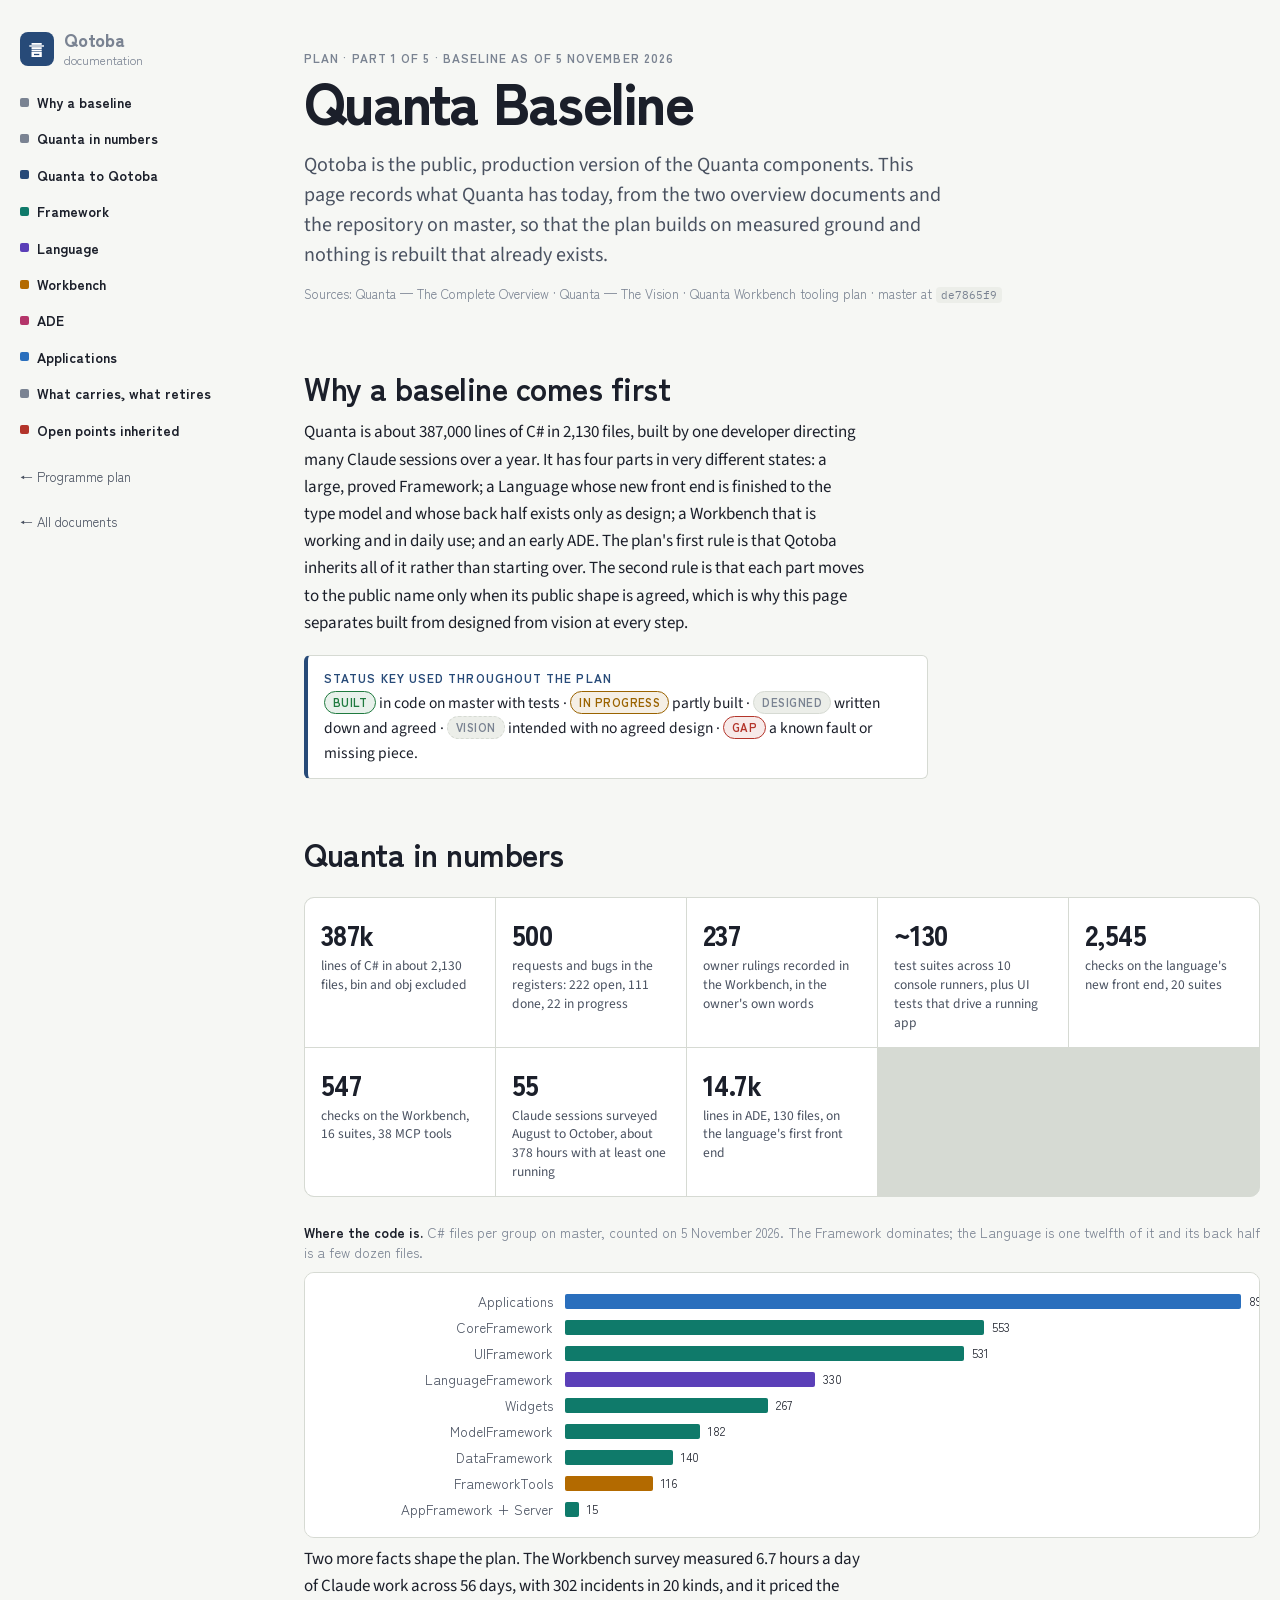
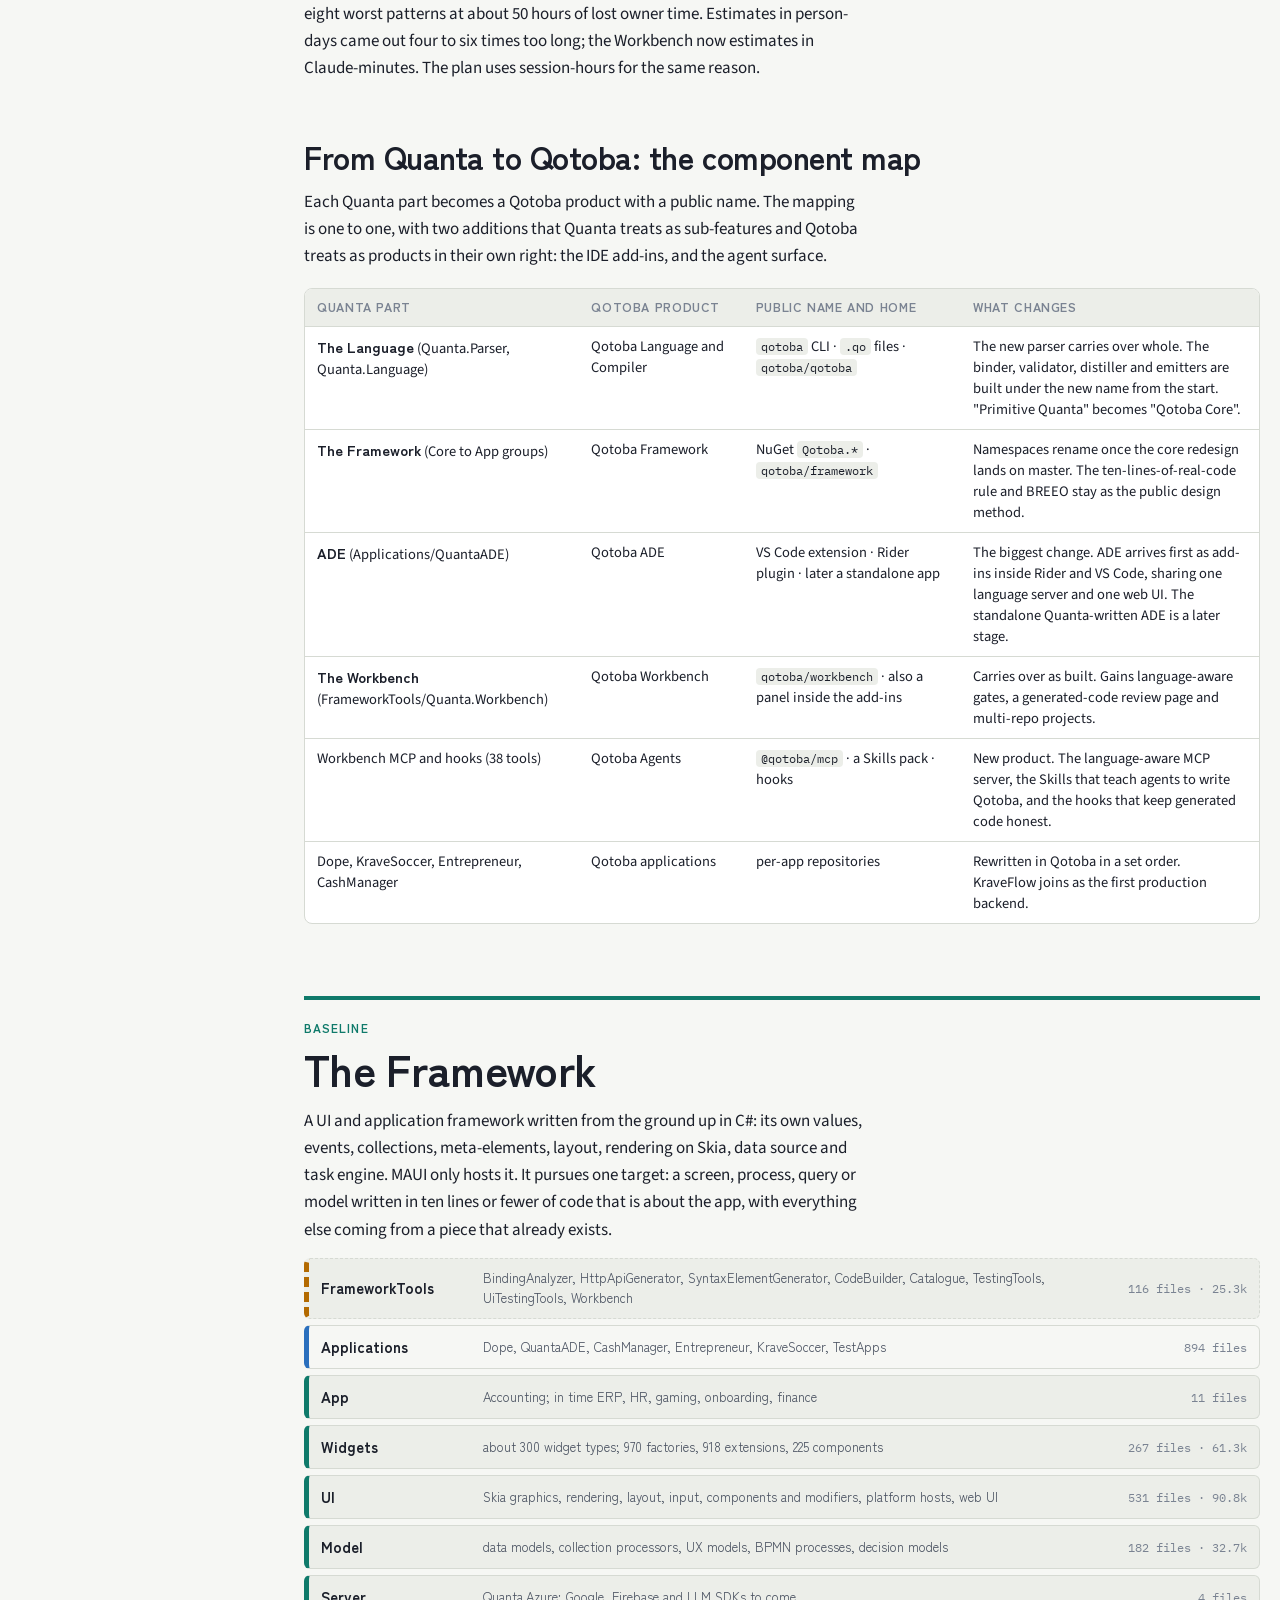
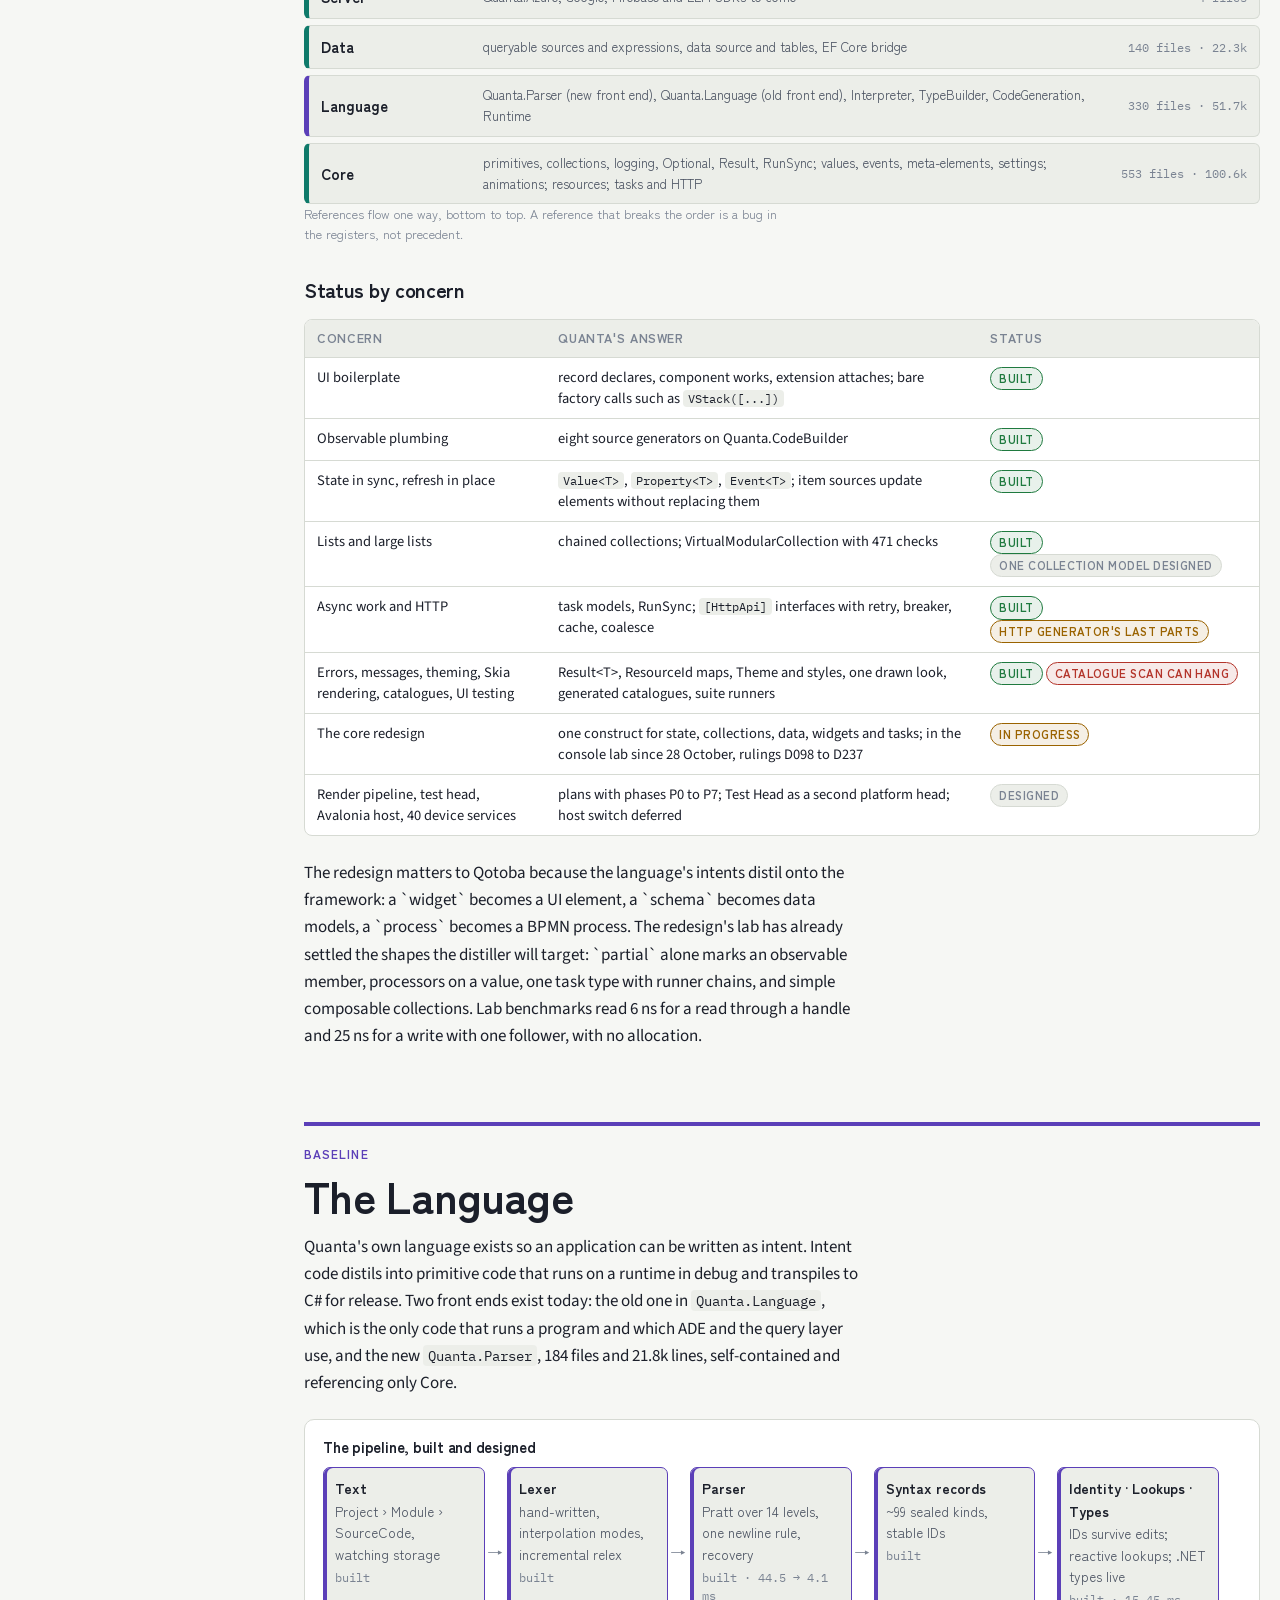
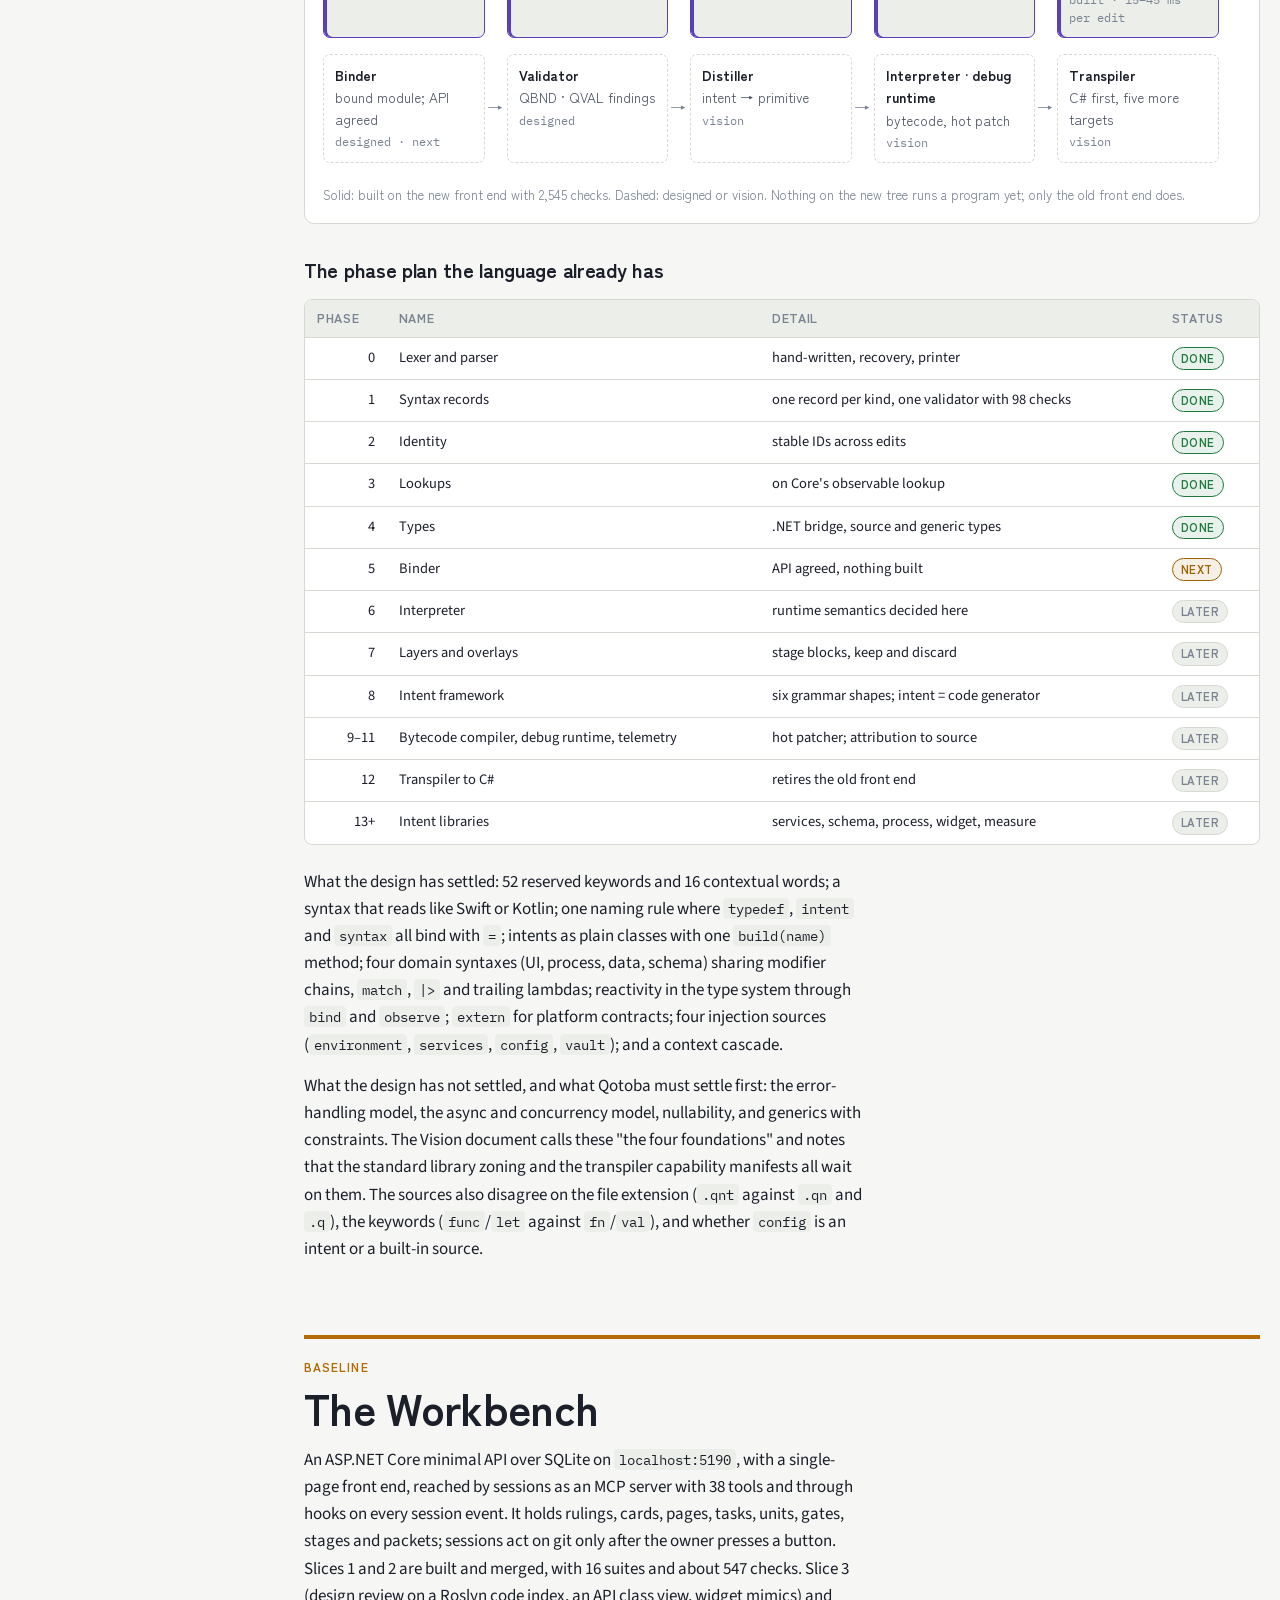
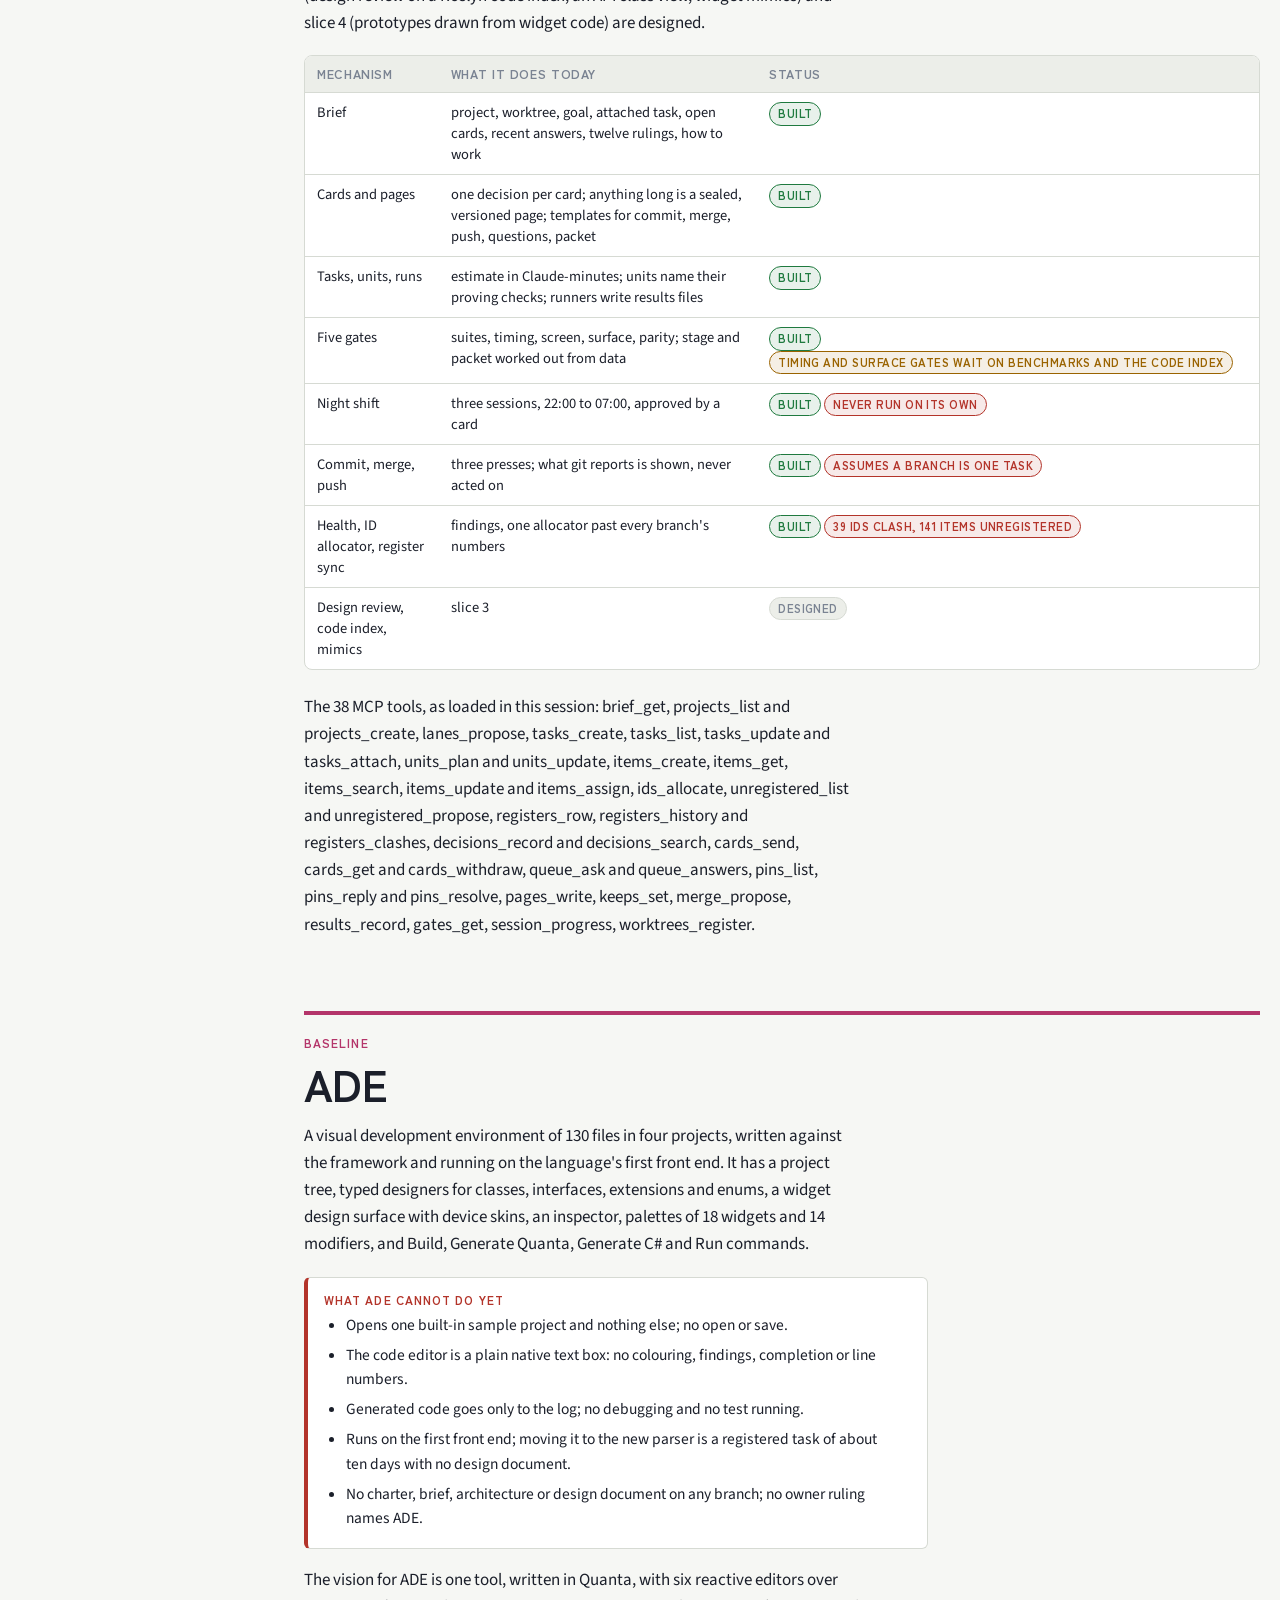
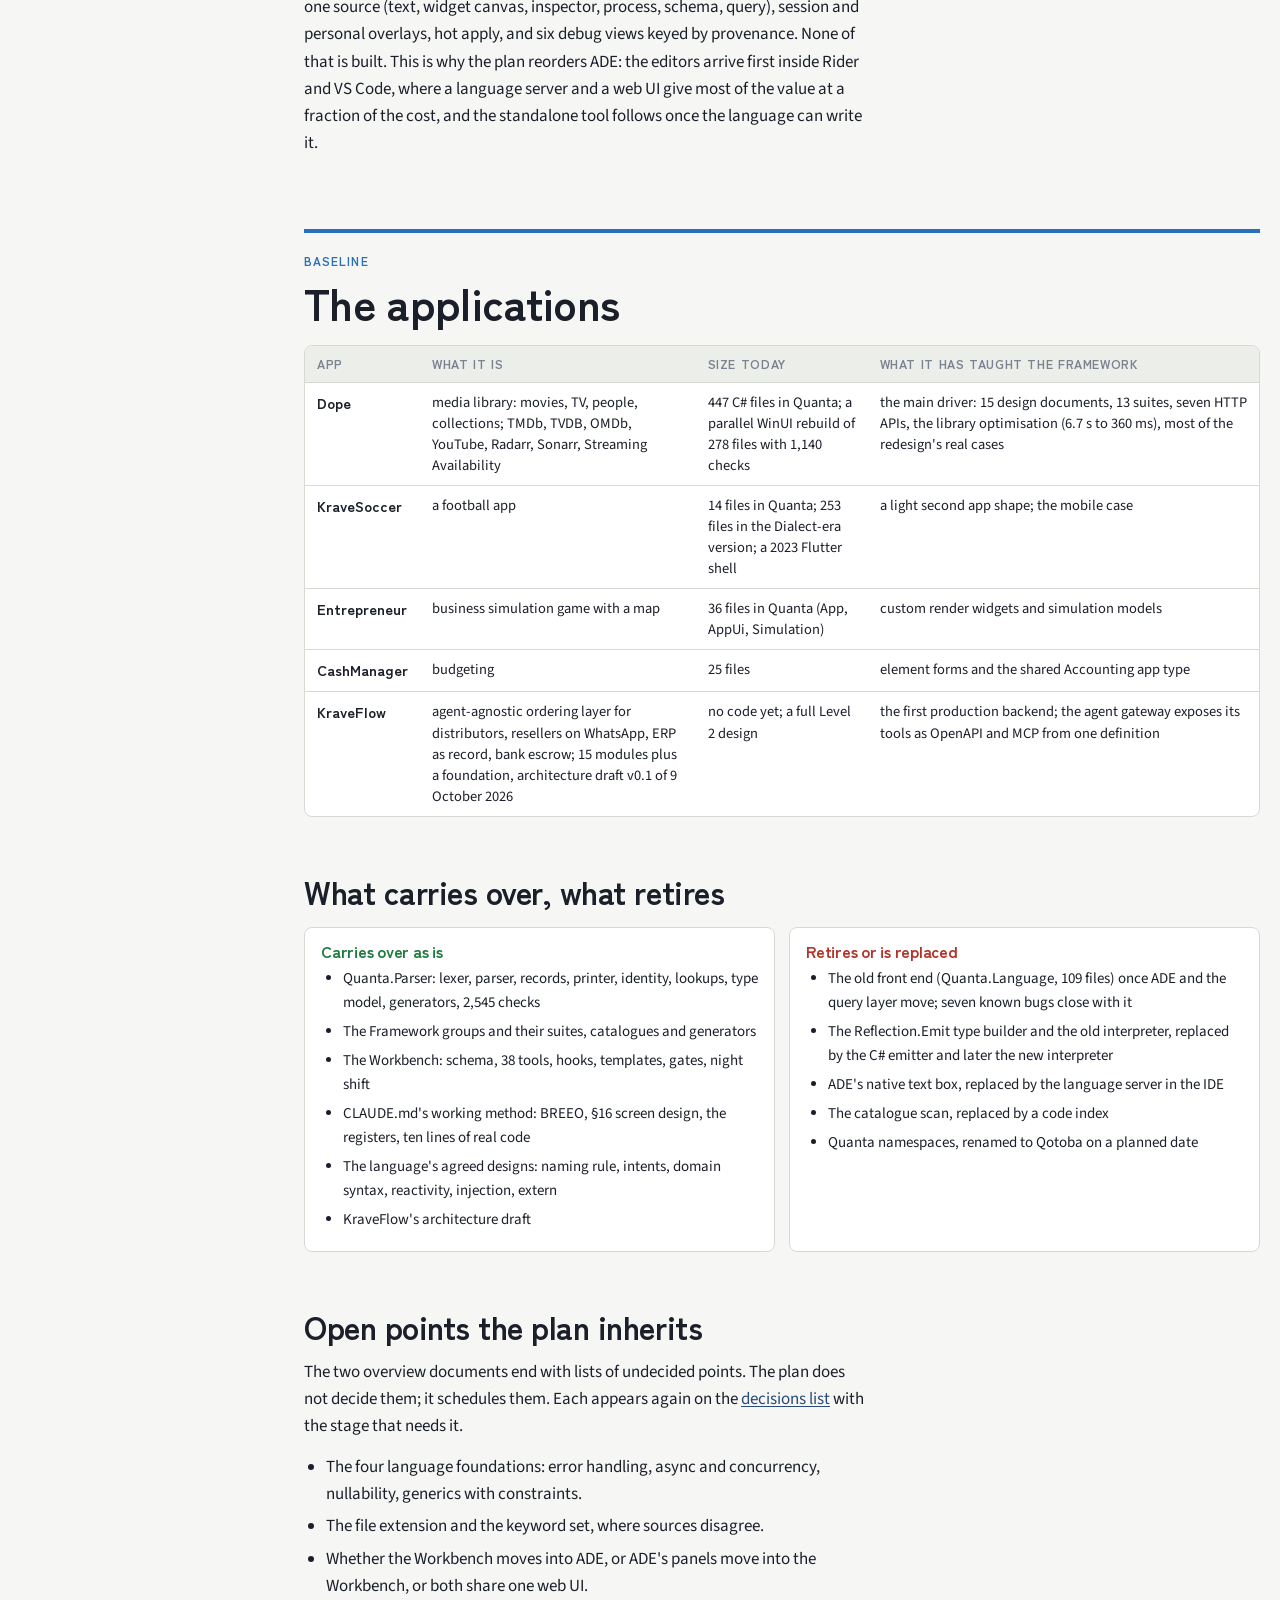
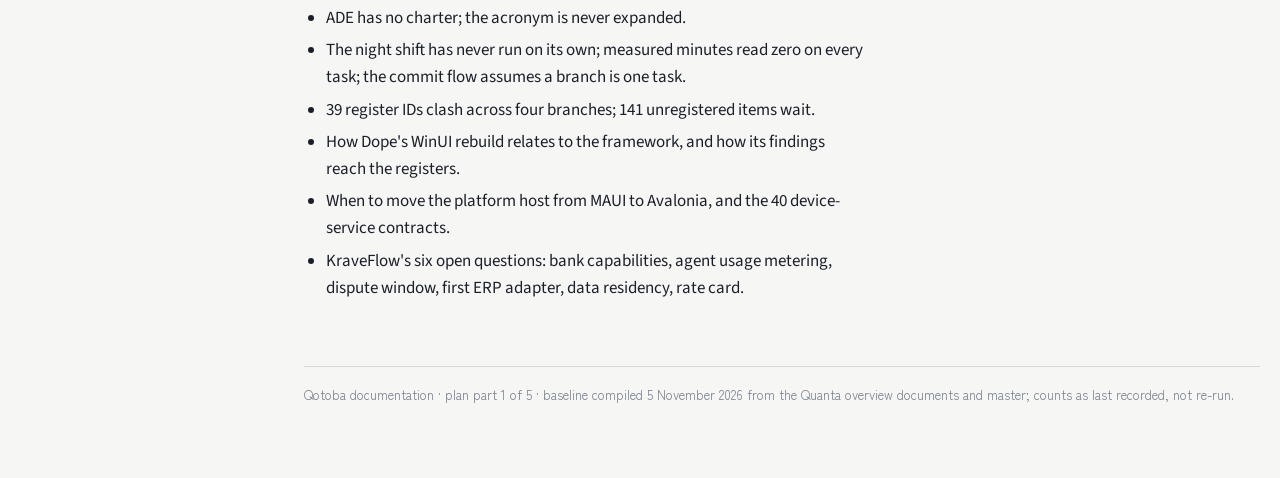
<file: docs/plan/baseline.html>
<!doctype html>
<html lang="en">
<head>
<meta charset="utf-8">
<meta name="viewport" content="width=device-width, initial-scale=1, viewport-fit=cover">
<title>Quanta Baseline</title>
<link rel="preconnect" href="https://fonts.googleapis.com">
<link rel="preconnect" href="https://fonts.gstatic.com" crossorigin>
<link rel="stylesheet" href="https://fonts.googleapis.com/css2?family=Zen+Kaku+Gothic+New:wght@500;700;900&family=Source+Sans+3:ital,wght@0,400;0,600;1,400&family=IBM+Plex+Mono:wght@400;600&display=swap">
<link rel="stylesheet" href="../assets/qotoba-docs.css">
<style>
.stack { display: flex; flex-direction: column-reverse; gap: 6px; font-family: var(--display); }
.stack .ly { display: grid; grid-template-columns: 150px minmax(0, 1fr) auto; gap: 12px; align-items: center; background: var(--sunk); border: 1px solid var(--rule); border-left: 5px solid var(--fw); border-radius: 6px; padding: 9px 12px; font-size: 13px; color: var(--ink2); }
.stack .ly b { font-size: 15px; color: var(--ink); }
.stack .ly .ct { font-family: var(--mono); font-size: 12px; color: var(--ink3); text-align: right; white-space: nowrap; }
.stack .ly.lang { border-left-color: var(--lang); } .stack .ly.apps { border-left-color: var(--apps); background: transparent; } .stack .ly.tools { border-left-color: var(--wb); border-style: dashed; }
@media (max-width: 640px) { .stack .ly { grid-template-columns: minmax(0, 1fr); gap: 2px; } .stack .ly .ct { text-align: left; } }
.bars { display: grid; grid-template-columns: minmax(150px, 230px) minmax(0, 1fr); gap: 6px 12px; font-family: var(--display); font-size: 13.5px; align-items: center; }
.bars .l { color: var(--ink2); text-align: right; line-height: 1.25; }
.bars .t { display: flex; align-items: center; gap: 8px; min-width: 0; }
.bars .t i { display: block; height: 15px; border-radius: 2px; flex: none; }
.bars .t span { font-variant-numeric: tabular-nums; color: var(--ink); font-size: 12.5px; white-space: nowrap; }
@media (max-width: 560px) { .bars { grid-template-columns: minmax(0, 1fr); gap: 1px; } .bars .l { text-align: left; margin-top: 6px; } }
</style>
</head>
<body>
<div class="page">
<nav class="toc" aria-label="Contents">
  <a class="brand" href="../index.html"><span class="mark">言</span><span><b>Qotoba</b><span>documentation</span></span></a>
  <ol>
    <li><a class="p" href="#why"><i></i>Why a baseline</a></li>
    <li><a class="p" href="#numbers"><i></i>Quanta in numbers</a></li>
    <li><a class="p" href="#rename"><i style="background:var(--accent)"></i>Quanta to Qotoba</a></li>
    <li><a class="p" href="#framework"><i style="background:var(--fw)"></i>Framework</a></li>
    <li><a class="p" href="#language"><i style="background:var(--lang)"></i>Language</a></li>
    <li><a class="p" href="#workbench"><i style="background:var(--wb)"></i>Workbench</a></li>
    <li><a class="p" href="#ade"><i style="background:var(--ade)"></i>ADE</a></li>
    <li><a class="p" href="#apps"><i style="background:var(--apps)"></i>Applications</a></li>
    <li><a class="p" href="#carry"><i></i>What carries, what retires</a></li>
    <li><a class="p" href="#open"><i style="background:var(--bad)"></i>Open points inherited</a></li>
  </ol>
  <div class="back"><a href="programme.html">← Programme plan</a><br><a href="../index.html">← All documents</a></div>
</nav>

<main>
<header class="hero">
  <div class="eyebrow">Plan · part 1 of 5 · baseline as of 5 November 2026</div>
  <h1>Quanta Baseline</h1>
  <p class="lede">Qotoba is the public, production version of the Quanta components. This page records what Quanta has today, from the two overview documents and the repository on master, so that the plan builds on measured ground and nothing is rebuilt that already exists.</p>
  <div class="meta"><span>Sources: Quanta — The Complete Overview · Quanta — The Vision · Quanta Workbench tooling plan · master at <code>de7865f9</code></span></div>
</header>

<section>
<h2 id="why">Why a baseline comes first</h2>
<p>Quanta is about 387,000 lines of C# in 2,130 files, built by one developer directing many Claude sessions over a year. It has four parts in very different states: a large, proved Framework; a Language whose new front end is finished to the type model and whose back half exists only as design; a Workbench that is working and in daily use; and an early ADE. The plan's first rule is that Qotoba inherits all of it rather than starting over. The second rule is that each part moves to the public name only when its public shape is agreed, which is why this page separates built from designed from vision at every step.</p>
<div class="note"><span class="eyebrow">Status key used throughout the plan</span><p><span class="st good">Built</span> in code on master with tests · <span class="st warn">In progress</span> partly built · <span class="st neutral">Designed</span> written down and agreed · <span class="st neutral vision">Vision</span> intended with no agreed design · <span class="st bad">Gap</span> a known fault or missing piece.</p></div>
</section>

<section>
<h2 id="numbers">Quanta in numbers</h2>
<div class="stats">
  <div><b>387k</b><span>lines of C# in about 2,130 files, bin and obj excluded</span></div>
  <div><b>500</b><span>requests and bugs in the registers: 222 open, 111 done, 22 in progress</span></div>
  <div><b>237</b><span>owner rulings recorded in the Workbench, in the owner's own words</span></div>
  <div><b>~130</b><span>test suites across 10 console runners, plus UI tests that drive a running app</span></div>
  <div><b>2,545</b><span>checks on the language's new front end, 20 suites</span></div>
  <div><b>547</b><span>checks on the Workbench, 16 suites, 38 MCP tools</span></div>
  <div><b>55</b><span>Claude sessions surveyed August to October, about 378 hours with at least one running</span></div>
  <div><b>14.7k</b><span>lines in ADE, 130 files, on the language's first front end</span></div>
</div>
<figure>
  <figcaption style="margin:0 0 10px"><b>Where the code is.</b> C# files per group on master, counted on 5 November 2026. The Framework dominates; the Language is one twelfth of it and its back half is a few dozen files.</figcaption>
  <div class="canvas"><div class="bars">
    <span class="l">Applications</span><span class="t"><i style="width:100%;background:var(--apps)"></i><span>894</span></span>
    <span class="l">CoreFramework</span><span class="t"><i style="width:62%;background:var(--fw)"></i><span>553</span></span>
    <span class="l">UIFramework</span><span class="t"><i style="width:59%;background:var(--fw)"></i><span>531</span></span>
    <span class="l">LanguageFramework</span><span class="t"><i style="width:37%;background:var(--lang)"></i><span>330</span></span>
    <span class="l">Widgets</span><span class="t"><i style="width:30%;background:var(--fw)"></i><span>267</span></span>
    <span class="l">ModelFramework</span><span class="t"><i style="width:20%;background:var(--fw)"></i><span>182</span></span>
    <span class="l">DataFramework</span><span class="t"><i style="width:16%;background:var(--fw)"></i><span>140</span></span>
    <span class="l">FrameworkTools</span><span class="t"><i style="width:13%;background:var(--wb)"></i><span>116</span></span>
    <span class="l">AppFramework + Server</span><span class="t"><i style="width:2%;background:var(--fw)"></i><span>15</span></span>
  </div></div>
</figure>
<p>Two more facts shape the plan. The Workbench survey measured 6.7 hours a day of Claude work across 56 days, with 302 incidents in 20 kinds, and it priced the eight worst patterns at about 50 hours of lost owner time. Estimates in person-days came out four to six times too long; the Workbench now estimates in Claude-minutes. The plan uses session-hours for the same reason.</p>
</section>

<section>
<h2 id="rename">From Quanta to Qotoba: the component map</h2>
<p>Each Quanta part becomes a Qotoba product with a public name. The mapping is one to one, with two additions that Quanta treats as sub-features and Qotoba treats as products in their own right: the IDE add-ins, and the agent surface.</p>
<div class="tw"><table class="wide">
<thead><tr><th>Quanta part</th><th>Qotoba product</th><th>Public name and home</th><th>What changes</th></tr></thead>
<tbody>
<tr><td><b>The Language</b> (Quanta.Parser, Quanta.Language)</td><td>Qotoba Language and Compiler</td><td><code>qotoba</code> CLI · <code>.qo</code> files · <code>qotoba/qotoba</code></td><td>The new parser carries over whole. The binder, validator, distiller and emitters are built under the new name from the start. "Primitive Quanta" becomes "Qotoba Core".</td></tr>
<tr><td><b>The Framework</b> (Core to App groups)</td><td>Qotoba Framework</td><td>NuGet <code>Qotoba.*</code> · <code>qotoba/framework</code></td><td>Namespaces rename once the core redesign lands on master. The ten-lines-of-real-code rule and BREEO stay as the public design method.</td></tr>
<tr><td><b>ADE</b> (Applications/QuantaADE)</td><td>Qotoba ADE</td><td>VS Code extension · Rider plugin · later a standalone app</td><td>The biggest change. ADE arrives first as add-ins inside Rider and VS Code, sharing one language server and one web UI. The standalone Quanta-written ADE is a later stage.</td></tr>
<tr><td><b>The Workbench</b> (FrameworkTools/Quanta.Workbench)</td><td>Qotoba Workbench</td><td><code>qotoba/workbench</code> · also a panel inside the add-ins</td><td>Carries over as built. Gains language-aware gates, a generated-code review page and multi-repo projects.</td></tr>
<tr><td>Workbench MCP and hooks (38 tools)</td><td>Qotoba Agents</td><td><code>@qotoba/mcp</code> · a Skills pack · hooks</td><td>New product. The language-aware MCP server, the Skills that teach agents to write Qotoba, and the hooks that keep generated code honest.</td></tr>
<tr><td>Dope, KraveSoccer, Entrepreneur, CashManager</td><td>Qotoba applications</td><td>per-app repositories</td><td>Rewritten in Qotoba in a set order. KraveFlow joins as the first production backend.</td></tr>
</tbody></table></div>
</section>

<section class="part fw">
<div class="eyebrow">Baseline</div>
<h2 id="framework">The Framework</h2>
<p>A UI and application framework written from the ground up in C#: its own values, events, collections, meta-elements, layout, rendering on Skia, data source and task engine. MAUI only hosts it. It pursues one target: a screen, process, query or model written in ten lines or fewer of code that is about the app, with everything else coming from a piece that already exists.</p>
<div class="stack">
  <div class="ly"><b>Core</b><span>primitives, collections, logging, Optional, Result, RunSync; values, events, meta-elements, settings; animations; resources; tasks and HTTP</span><span class="ct">553 files · 100.6k</span></div>
  <div class="ly lang"><b>Language</b><span>Quanta.Parser (new front end), Quanta.Language (old front end), Interpreter, TypeBuilder, CodeGeneration, Runtime</span><span class="ct">330 files · 51.7k</span></div>
  <div class="ly"><b>Data</b><span>queryable sources and expressions, data source and tables, EF Core bridge</span><span class="ct">140 files · 22.3k</span></div>
  <div class="ly"><b>Server</b><span>Quanta.Azure; Google, Firebase and LLM SDKs to come</span><span class="ct">4 files</span></div>
  <div class="ly"><b>Model</b><span>data models, collection processors, UX models, BPMN processes, decision models</span><span class="ct">182 files · 32.7k</span></div>
  <div class="ly"><b>UI</b><span>Skia graphics, rendering, layout, input, components and modifiers, platform hosts, web UI</span><span class="ct">531 files · 90.8k</span></div>
  <div class="ly"><b>Widgets</b><span>about 300 widget types; 970 factories, 918 extensions, 225 components</span><span class="ct">267 files · 61.3k</span></div>
  <div class="ly"><b>App</b><span>Accounting; in time ERP, HR, gaming, onboarding, finance</span><span class="ct">11 files</span></div>
  <div class="ly apps"><b>Applications</b><span>Dope, QuantaADE, CashManager, Entrepreneur, KraveSoccer, TestApps</span><span class="ct">894 files</span></div>
  <div class="ly tools"><b>FrameworkTools</b><span>BindingAnalyzer, HttpApiGenerator, SyntaxElementGenerator, CodeBuilder, Catalogue, TestingTools, UiTestingTools, Workbench</span><span class="ct">116 files · 25.3k</span></div>
</div>
<p class="src">References flow one way, bottom to top. A reference that breaks the order is a bug in the registers, not precedent.</p>
<h3>Status by concern</h3>
<div class="tw"><table>
<thead><tr><th>Concern</th><th>Quanta's answer</th><th>Status</th></tr></thead>
<tbody>
<tr><td>UI boilerplate</td><td>record declares, component works, extension attaches; bare factory calls such as <code>VStack([...])</code></td><td><span class="st good">Built</span></td></tr>
<tr><td>Observable plumbing</td><td>eight source generators on Quanta.CodeBuilder</td><td><span class="st good">Built</span></td></tr>
<tr><td>State in sync, refresh in place</td><td><code>Value&lt;T&gt;</code>, <code>Property&lt;T&gt;</code>, <code>Event&lt;T&gt;</code>; item sources update elements without replacing them</td><td><span class="st good">Built</span></td></tr>
<tr><td>Lists and large lists</td><td>chained collections; VirtualModularCollection with 471 checks</td><td><span class="st good">Built</span> <span class="st neutral">one collection model designed</span></td></tr>
<tr><td>Async work and HTTP</td><td>task models, RunSync; <code>[HttpApi]</code> interfaces with retry, breaker, cache, coalesce</td><td><span class="st good">Built</span> <span class="st warn">HTTP generator's last parts</span></td></tr>
<tr><td>Errors, messages, theming, Skia rendering, catalogues, UI testing</td><td>Result&lt;T&gt;, ResourceId maps, Theme and styles, one drawn look, generated catalogues, suite runners</td><td><span class="st good">Built</span> <span class="st bad">catalogue scan can hang</span></td></tr>
<tr><td>The core redesign</td><td>one construct for state, collections, data, widgets and tasks; in the console lab since 28 October, rulings D098 to D237</td><td><span class="st warn">In progress</span></td></tr>
<tr><td>Render pipeline, test head, Avalonia host, 40 device services</td><td>plans with phases P0 to P7; Test Head as a second platform head; host switch deferred</td><td><span class="st neutral">Designed</span></td></tr>
</tbody></table></div>
<p>The redesign matters to Qotoba because the language's intents distil onto the framework: a `widget` becomes a UI element, a `schema` becomes data models, a `process` becomes a BPMN process. The redesign's lab has already settled the shapes the distiller will target: `partial` alone marks an observable member, processors on a value, one task type with runner chains, and simple composable collections. Lab benchmarks read 6 ns for a read through a handle and 25 ns for a write with one follower, with no allocation.</p>
</section>

<section class="part lang">
<div class="eyebrow">Baseline</div>
<h2 id="language">The Language</h2>
<p>Quanta's own language exists so an application can be written as intent. Intent code distils into primitive code that runs on a runtime in debug and transpiles to C# for release. Two front ends exist today: the old one in <code>Quanta.Language</code>, which is the only code that runs a program and which ADE and the query layer use, and the new <code>Quanta.Parser</code>, 184 files and 21.8k lines, self-contained and referencing only Core.</p>
<div class="diagram" style="--pc:var(--lang)">
  <h4>The pipeline, built and designed</h4>
  <div class="flow">
    <div class="n hl"><b>Text</b>Project › Module › SourceCode, watching storage<span class="m">built</span></div>
    <div class="n hl"><b>Lexer</b>hand-written, interpolation modes, incremental relex<span class="m">built</span></div>
    <div class="n hl"><b>Parser</b>Pratt over 14 levels, one newline rule, recovery<span class="m">built · 44.5 → 4.1 ms</span></div>
    <div class="n hl"><b>Syntax records</b>~99 sealed kinds, stable IDs<span class="m">built</span></div>
    <div class="n hl"><b>Identity · Lookups · Types</b>IDs survive edits; reactive lookups; .NET types live<span class="m">built · 15–45 ms per edit</span></div>
  </div>
  <div class="flow" style="margin-top:6px">
    <div class="n d"><b>Binder</b>bound module; API agreed<span class="m">designed · next</span></div>
    <div class="n d"><b>Validator</b>QBND · QVAL findings<span class="m">designed</span></div>
    <div class="n d"><b>Distiller</b>intent → primitive<span class="m">vision</span></div>
    <div class="n d"><b>Interpreter · debug runtime</b>bytecode, hot patch<span class="m">vision</span></div>
    <div class="n d"><b>Transpiler</b>C# first, five more targets<span class="m">vision</span></div>
  </div>
  <div class="cap">Solid: built on the new front end with 2,545 checks. Dashed: designed or vision. Nothing on the new tree runs a program yet; only the old front end does.</div>
</div>
<h3>The phase plan the language already has</h3>
<div class="tw"><table>
<thead><tr><th>Phase</th><th>Name</th><th>Detail</th><th>Status</th></tr></thead>
<tbody>
<tr><td class="num">0</td><td>Lexer and parser</td><td>hand-written, recovery, printer</td><td><span class="st good">done</span></td></tr>
<tr><td class="num">1</td><td>Syntax records</td><td>one record per kind, one validator with 98 checks</td><td><span class="st good">done</span></td></tr>
<tr><td class="num">2</td><td>Identity</td><td>stable IDs across edits</td><td><span class="st good">done</span></td></tr>
<tr><td class="num">3</td><td>Lookups</td><td>on Core's observable lookup</td><td><span class="st good">done</span></td></tr>
<tr><td class="num">4</td><td>Types</td><td>.NET bridge, source and generic types</td><td><span class="st good">done</span></td></tr>
<tr><td class="num">5</td><td>Binder</td><td>API agreed, nothing built</td><td><span class="st warn">next</span></td></tr>
<tr><td class="num">6</td><td>Interpreter</td><td>runtime semantics decided here</td><td><span class="st neutral">later</span></td></tr>
<tr><td class="num">7</td><td>Layers and overlays</td><td>stage blocks, keep and discard</td><td><span class="st neutral">later</span></td></tr>
<tr><td class="num">8</td><td>Intent framework</td><td>six grammar shapes; intent = code generator</td><td><span class="st neutral">later</span></td></tr>
<tr><td class="num">9–11</td><td>Bytecode compiler, debug runtime, telemetry</td><td>hot patcher; attribution to source</td><td><span class="st neutral">later</span></td></tr>
<tr><td class="num">12</td><td>Transpiler to C#</td><td>retires the old front end</td><td><span class="st neutral">later</span></td></tr>
<tr><td class="num">13+</td><td>Intent libraries</td><td>services, schema, process, widget, measure</td><td><span class="st neutral">later</span></td></tr>
</tbody></table></div>
<p>What the design has settled: 52 reserved keywords and 16 contextual words; a syntax that reads like Swift or Kotlin; one naming rule where <code>typedef</code>, <code>intent</code> and <code>syntax</code> all bind with <code>=</code>; intents as plain classes with one <code>build(name)</code> method; four domain syntaxes (UI, process, data, schema) sharing modifier chains, <code>match</code>, <code>|&gt;</code> and trailing lambdas; reactivity in the type system through <code>bind</code> and <code>observe</code>; <code>extern</code> for platform contracts; four injection sources (<code>environment</code>, <code>services</code>, <code>config</code>, <code>vault</code>); and a context cascade.</p>
<p>What the design has not settled, and what Qotoba must settle first: the error-handling model, the async and concurrency model, nullability, and generics with constraints. The Vision document calls these "the four foundations" and notes that the standard library zoning and the transpiler capability manifests all wait on them. The sources also disagree on the file extension (<code>.qnt</code> against <code>.qn</code> and <code>.q</code>), the keywords (<code>func</code>/<code>let</code> against <code>fn</code>/<code>val</code>), and whether <code>config</code> is an intent or a built-in source.</p>
</section>

<section class="part wb">
<div class="eyebrow">Baseline</div>
<h2 id="workbench">The Workbench</h2>
<p>An ASP.NET Core minimal API over SQLite on <code>localhost:5190</code>, with a single-page front end, reached by sessions as an MCP server with 38 tools and through hooks on every session event. It holds rulings, cards, pages, tasks, units, gates, stages and packets; sessions act on git only after the owner presses a button. Slices 1 and 2 are built and merged, with 16 suites and about 547 checks. Slice 3 (design review on a Roslyn code index, an API class view, widget mimics) and slice 4 (prototypes drawn from widget code) are designed.</p>
<div class="tw"><table>
<thead><tr><th>Mechanism</th><th>What it does today</th><th>Status</th></tr></thead>
<tbody>
<tr><td>Brief</td><td>project, worktree, goal, attached task, open cards, recent answers, twelve rulings, how to work</td><td><span class="st good">Built</span></td></tr>
<tr><td>Cards and pages</td><td>one decision per card; anything long is a sealed, versioned page; templates for commit, merge, push, questions, packet</td><td><span class="st good">Built</span></td></tr>
<tr><td>Tasks, units, runs</td><td>estimate in Claude-minutes; units name their proving checks; runners write results files</td><td><span class="st good">Built</span></td></tr>
<tr><td>Five gates</td><td>suites, timing, screen, surface, parity; stage and packet worked out from data</td><td><span class="st good">Built</span> <span class="st warn">timing and surface gates wait on benchmarks and the code index</span></td></tr>
<tr><td>Night shift</td><td>three sessions, 22:00 to 07:00, approved by a card</td><td><span class="st good">Built</span> <span class="st bad">never run on its own</span></td></tr>
<tr><td>Commit, merge, push</td><td>three presses; what git reports is shown, never acted on</td><td><span class="st good">Built</span> <span class="st bad">assumes a branch is one task</span></td></tr>
<tr><td>Health, ID allocator, register sync</td><td>findings, one allocator past every branch's numbers</td><td><span class="st good">Built</span> <span class="st bad">39 IDs clash, 141 items unregistered</span></td></tr>
<tr><td>Design review, code index, mimics</td><td>slice 3</td><td><span class="st neutral">Designed</span></td></tr>
</tbody></table></div>
<p>The 38 MCP tools, as loaded in this session: brief_get, projects_list and projects_create, lanes_propose, tasks_create, tasks_list, tasks_update and tasks_attach, units_plan and units_update, items_create, items_get, items_search, items_update and items_assign, ids_allocate, unregistered_list and unregistered_propose, registers_row, registers_history and registers_clashes, decisions_record and decisions_search, cards_send, cards_get and cards_withdraw, queue_ask and queue_answers, pins_list, pins_reply and pins_resolve, pages_write, keeps_set, merge_propose, results_record, gates_get, session_progress, worktrees_register.</p>
</section>

<section class="part ade">
<div class="eyebrow">Baseline</div>
<h2 id="ade">ADE</h2>
<p>A visual development environment of 130 files in four projects, written against the framework and running on the language's first front end. It has a project tree, typed designers for classes, interfaces, extensions and enums, a widget design surface with device skins, an inspector, palettes of 18 widgets and 14 modifiers, and Build, Generate Quanta, Generate C# and Run commands.</p>
<div class="note risk"><span class="eyebrow">What ADE cannot do yet</span><ul>
<li>Opens one built-in sample project and nothing else; no open or save.</li>
<li>The code editor is a plain native text box: no colouring, findings, completion or line numbers.</li>
<li>Generated code goes only to the log; no debugging and no test running.</li>
<li>Runs on the first front end; moving it to the new parser is a registered task of about ten days with no design document.</li>
<li>No charter, brief, architecture or design document on any branch; no owner ruling names ADE.</li>
</ul></div>
<p>The vision for ADE is one tool, written in Quanta, with six reactive editors over one source (text, widget canvas, inspector, process, schema, query), session and personal overlays, hot apply, and six debug views keyed by provenance. None of that is built. This is why the plan reorders ADE: the editors arrive first inside Rider and VS Code, where a language server and a web UI give most of the value at a fraction of the cost, and the standalone tool follows once the language can write it.</p>
</section>

<section class="part apps">
<div class="eyebrow">Baseline</div>
<h2 id="apps">The applications</h2>
<div class="tw"><table>
<thead><tr><th>App</th><th>What it is</th><th>Size today</th><th>What it has taught the framework</th></tr></thead>
<tbody>
<tr><td><b>Dope</b></td><td>media library: movies, TV, people, collections; TMDb, TVDB, OMDb, YouTube, Radarr, Sonarr, Streaming Availability</td><td>447 C# files in Quanta; a parallel WinUI rebuild of 278 files with 1,140 checks</td><td>the main driver: 15 design documents, 13 suites, seven HTTP APIs, the library optimisation (6.7 s to 360 ms), most of the redesign's real cases</td></tr>
<tr><td><b>KraveSoccer</b></td><td>a football app</td><td>14 files in Quanta; 253 files in the Dialect-era version; a 2023 Flutter shell</td><td>a light second app shape; the mobile case</td></tr>
<tr><td><b>Entrepreneur</b></td><td>business simulation game with a map</td><td>36 files in Quanta (App, AppUi, Simulation)</td><td>custom render widgets and simulation models</td></tr>
<tr><td><b>CashManager</b></td><td>budgeting</td><td>25 files</td><td>element forms and the shared Accounting app type</td></tr>
<tr><td><b>KraveFlow</b></td><td>agent-agnostic ordering layer for distributors, resellers on WhatsApp, ERP as record, bank escrow; 15 modules plus a foundation, architecture draft v0.1 of 9 October 2026</td><td>no code yet; a full Level 2 design</td><td>the first production backend; the agent gateway exposes its tools as OpenAPI and MCP from one definition</td></tr>
</tbody></table></div>
</section>

<section>
<h2 id="carry">What carries over, what retires</h2>
<div class="cmp">
  <div><h4 style="color:var(--good)">Carries over as is</h4><ul>
    <li>Quanta.Parser: lexer, parser, records, printer, identity, lookups, type model, generators, 2,545 checks</li>
    <li>The Framework groups and their suites, catalogues and generators</li>
    <li>The Workbench: schema, 38 tools, hooks, templates, gates, night shift</li>
    <li>CLAUDE.md's working method: BREEO, §16 screen design, the registers, ten lines of real code</li>
    <li>The language's agreed designs: naming rule, intents, domain syntax, reactivity, injection, extern</li>
    <li>KraveFlow's architecture draft</li>
  </ul></div>
  <div><h4 style="color:var(--bad)">Retires or is replaced</h4><ul>
    <li>The old front end (Quanta.Language, 109 files) once ADE and the query layer move; seven known bugs close with it</li>
    <li>The Reflection.Emit type builder and the old interpreter, replaced by the C# emitter and later the new interpreter</li>
    <li>ADE's native text box, replaced by the language server in the IDE</li>
    <li>The catalogue scan, replaced by a code index</li>
    <li>Quanta namespaces, renamed to Qotoba on a planned date</li>
  </ul></div>
</div>
</section>

<section>
<h2 id="open">Open points the plan inherits</h2>
<p>The two overview documents end with lists of undecided points. The plan does not decide them; it schedules them. Each appears again on the <a href="programme.html#decisions">decisions list</a> with the stage that needs it.</p>
<ul>
  <li>The four language foundations: error handling, async and concurrency, nullability, generics with constraints.</li>
  <li>The file extension and the keyword set, where sources disagree.</li>
  <li>Whether the Workbench moves into ADE, or ADE's panels move into the Workbench, or both share one web UI.</li>
  <li>ADE has no charter; the acronym is never expanded.</li>
  <li>The night shift has never run on its own; measured minutes read zero on every task; the commit flow assumes a branch is one task.</li>
  <li>39 register IDs clash across four branches; 141 unregistered items wait.</li>
  <li>How Dope's WinUI rebuild relates to the framework, and how its findings reach the registers.</li>
  <li>When to move the platform host from MAUI to Avalonia, and the 40 device-service contracts.</li>
  <li>KraveFlow's six open questions: bank capabilities, agent usage metering, dispute window, first ERP adapter, data residency, rate card.</li>
</ul>
</section>

<footer>Qotoba documentation · plan part 1 of 5 · baseline compiled 5 November 2026 from the Quanta overview documents and master; counts as last recorded, not re-run.</footer>
</main>
</div>
</body>
</html>
</file>
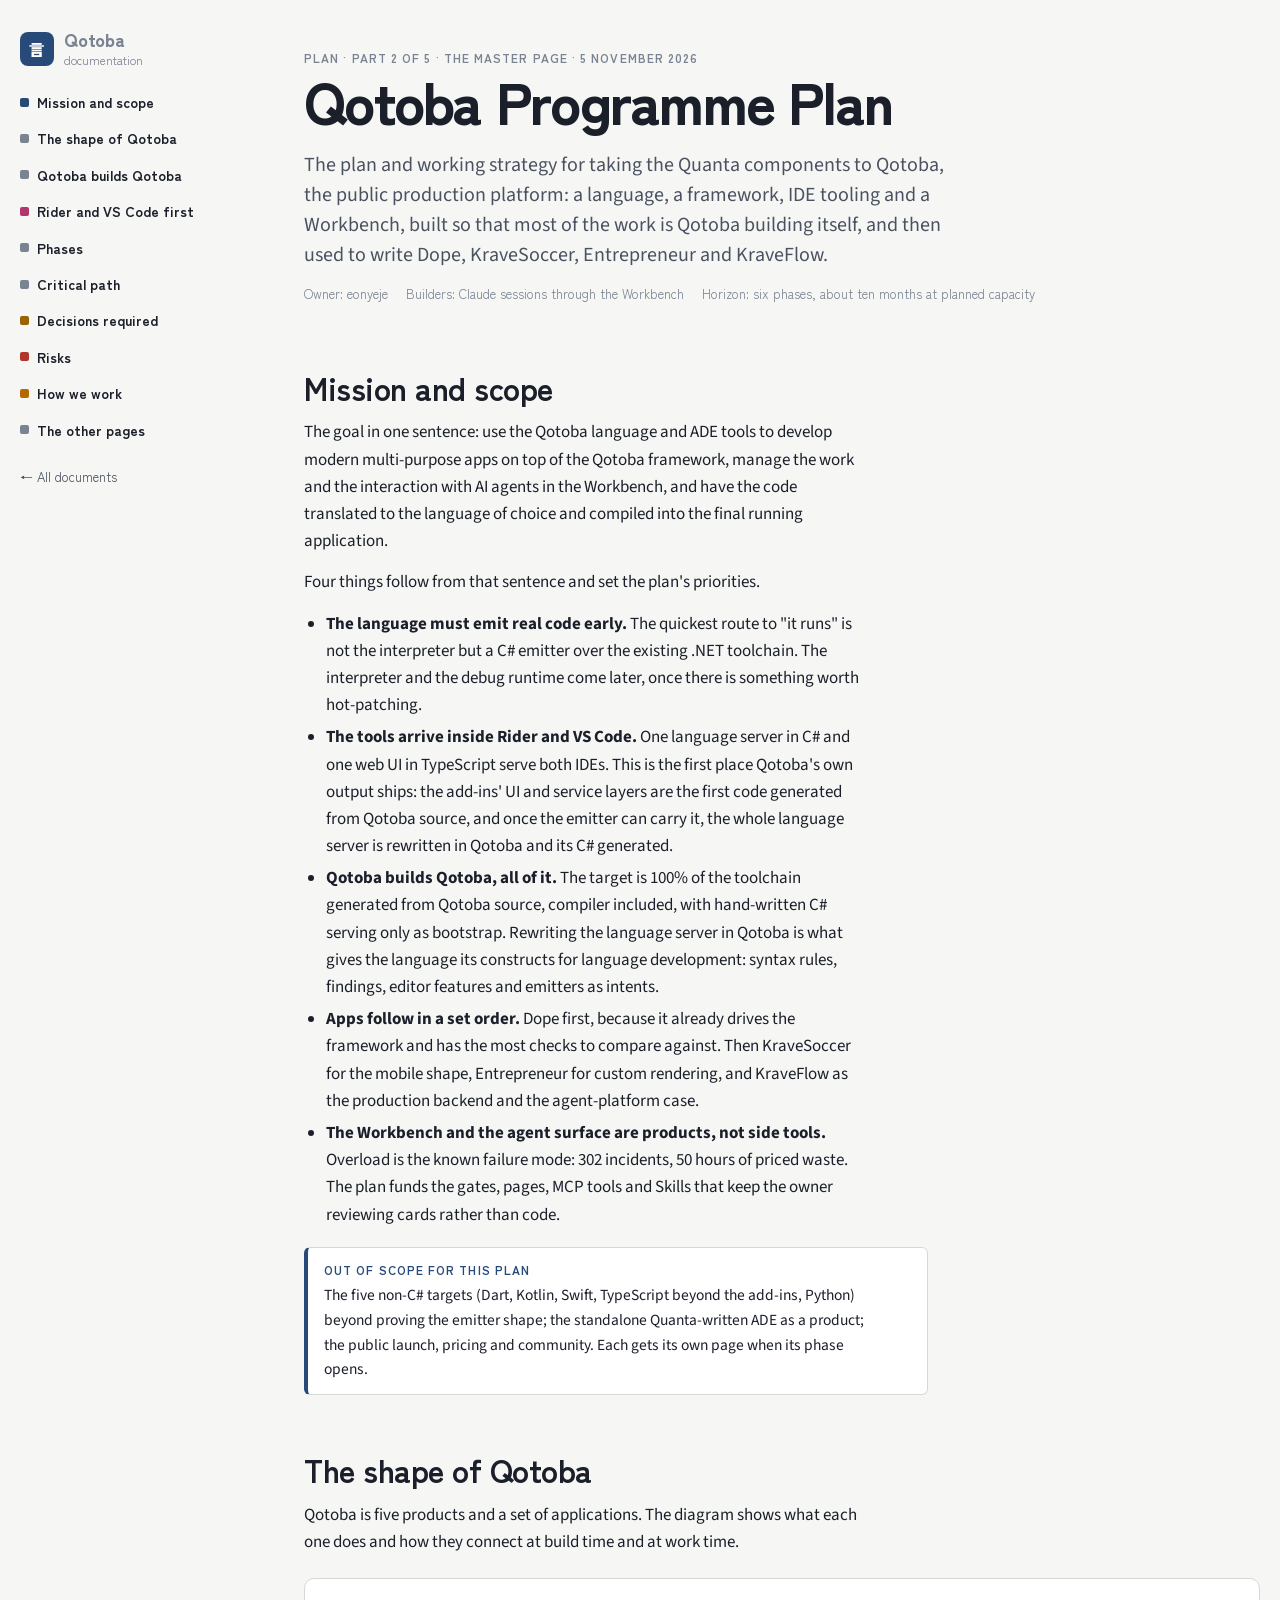
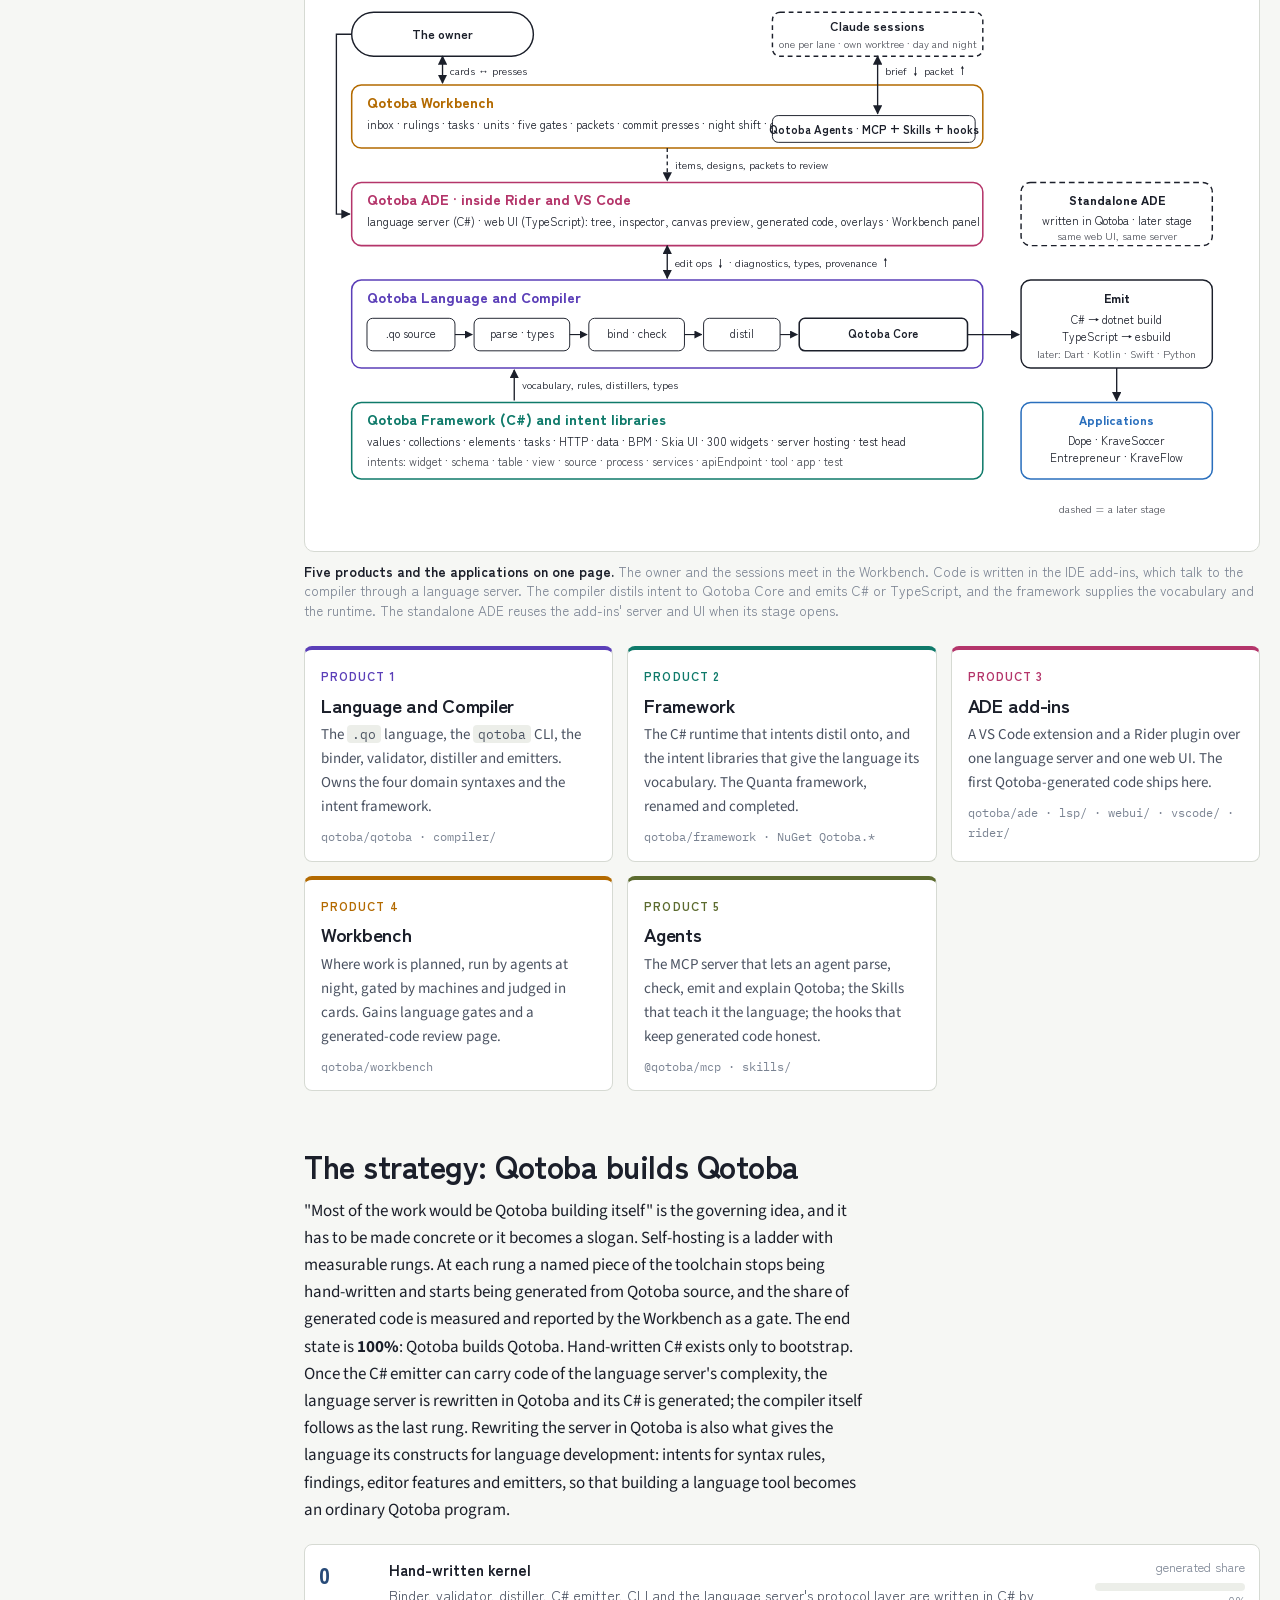
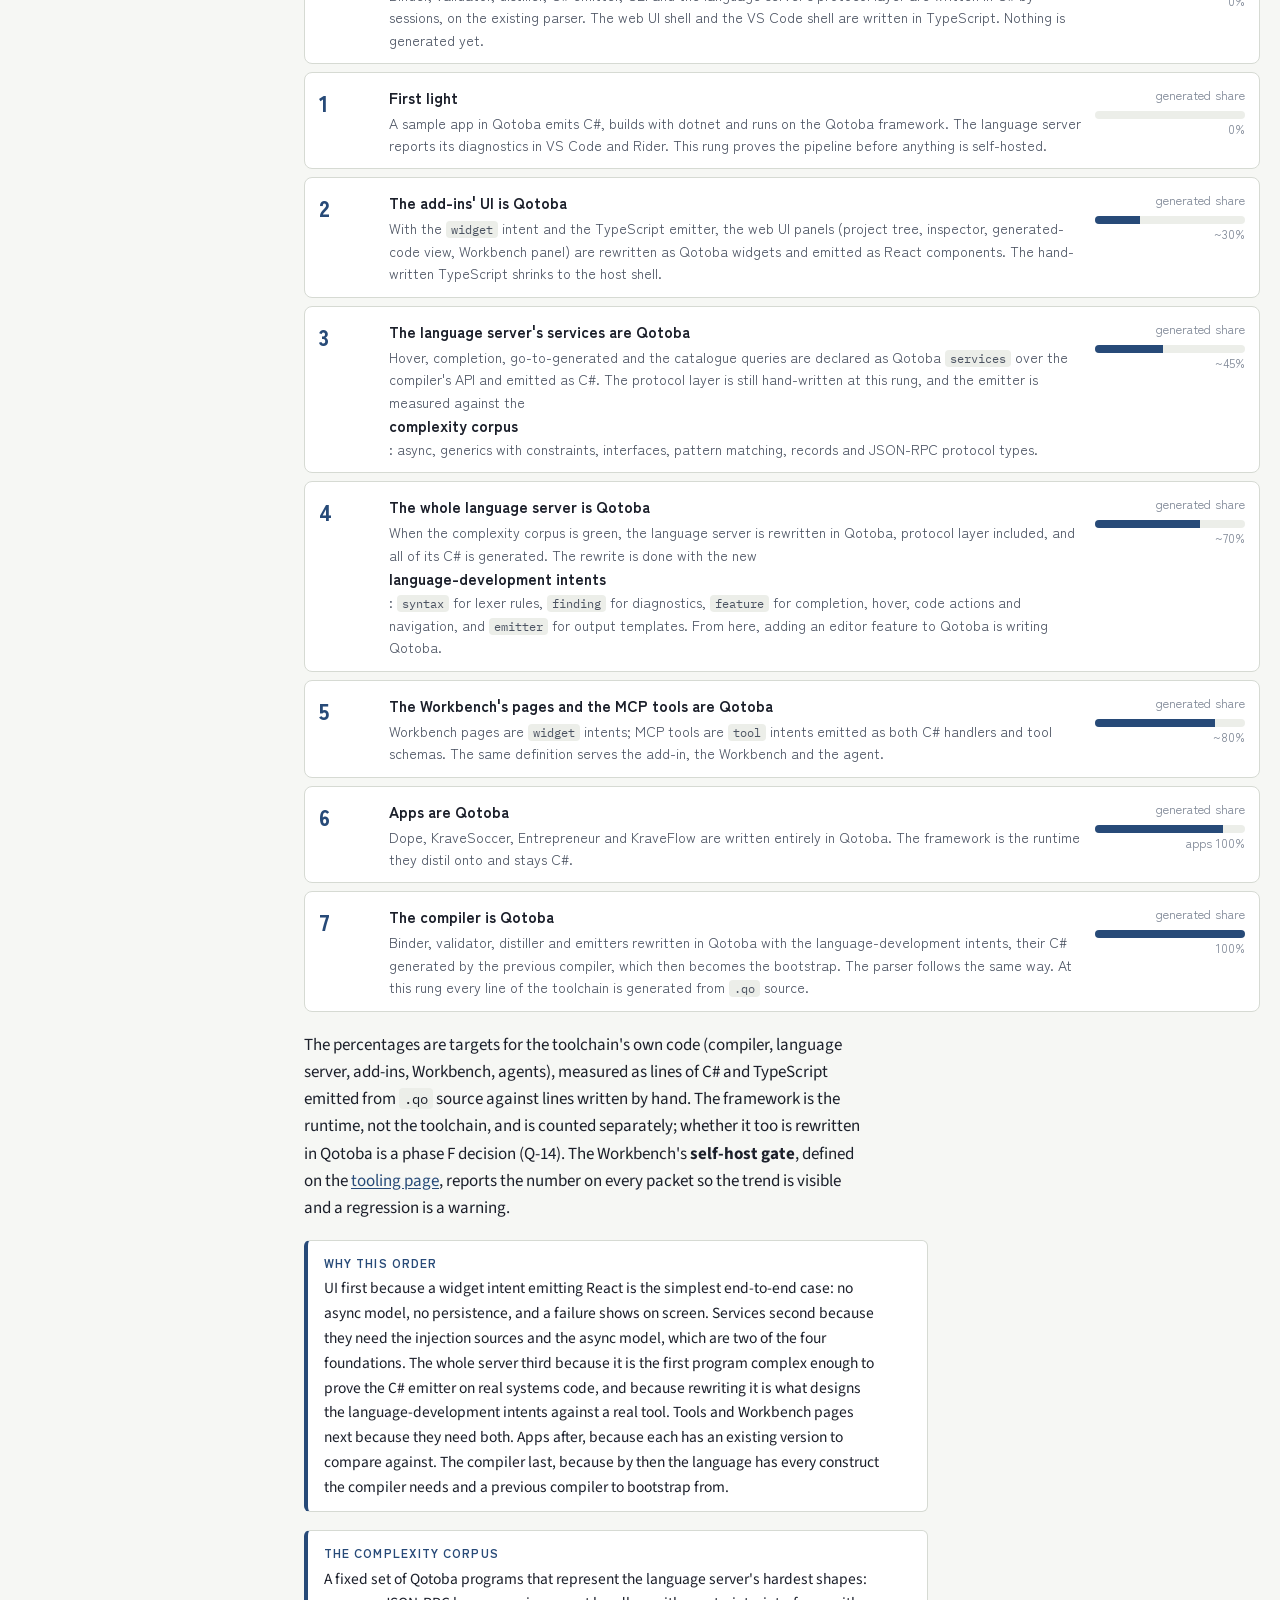
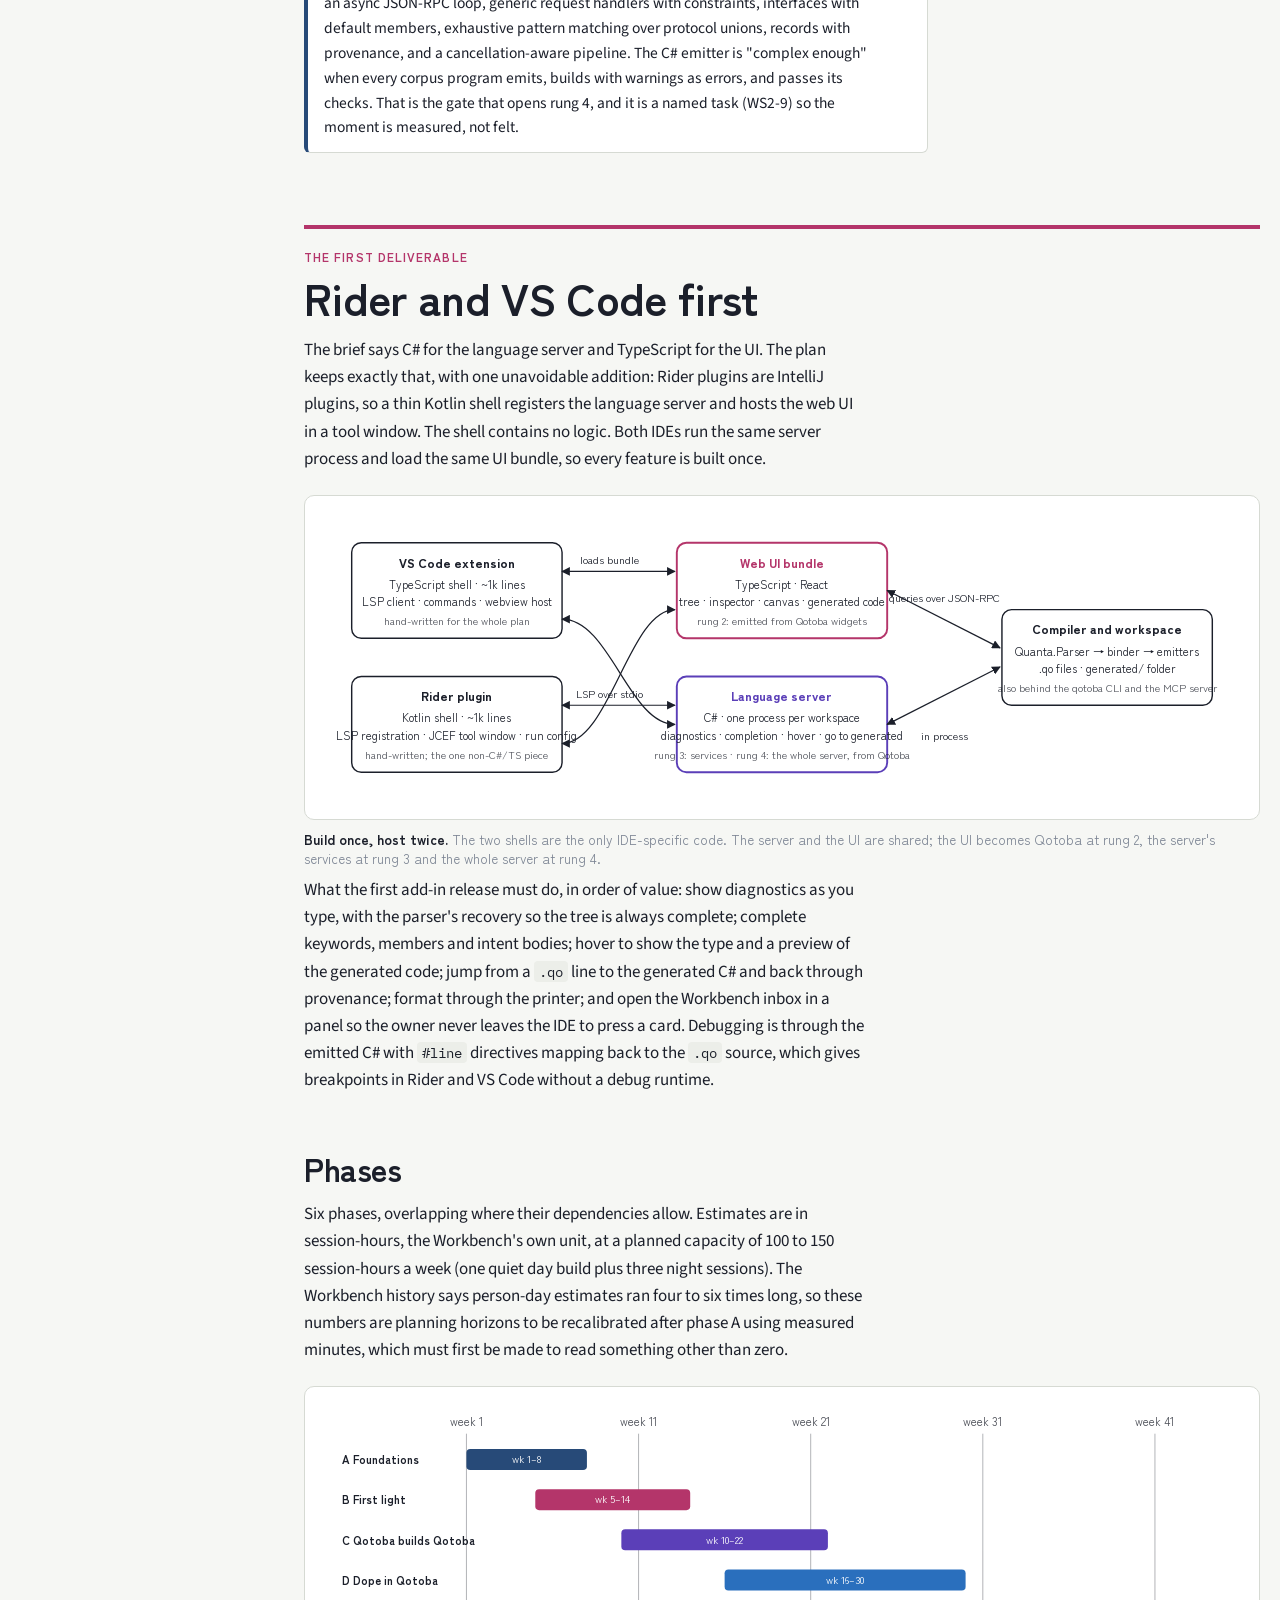
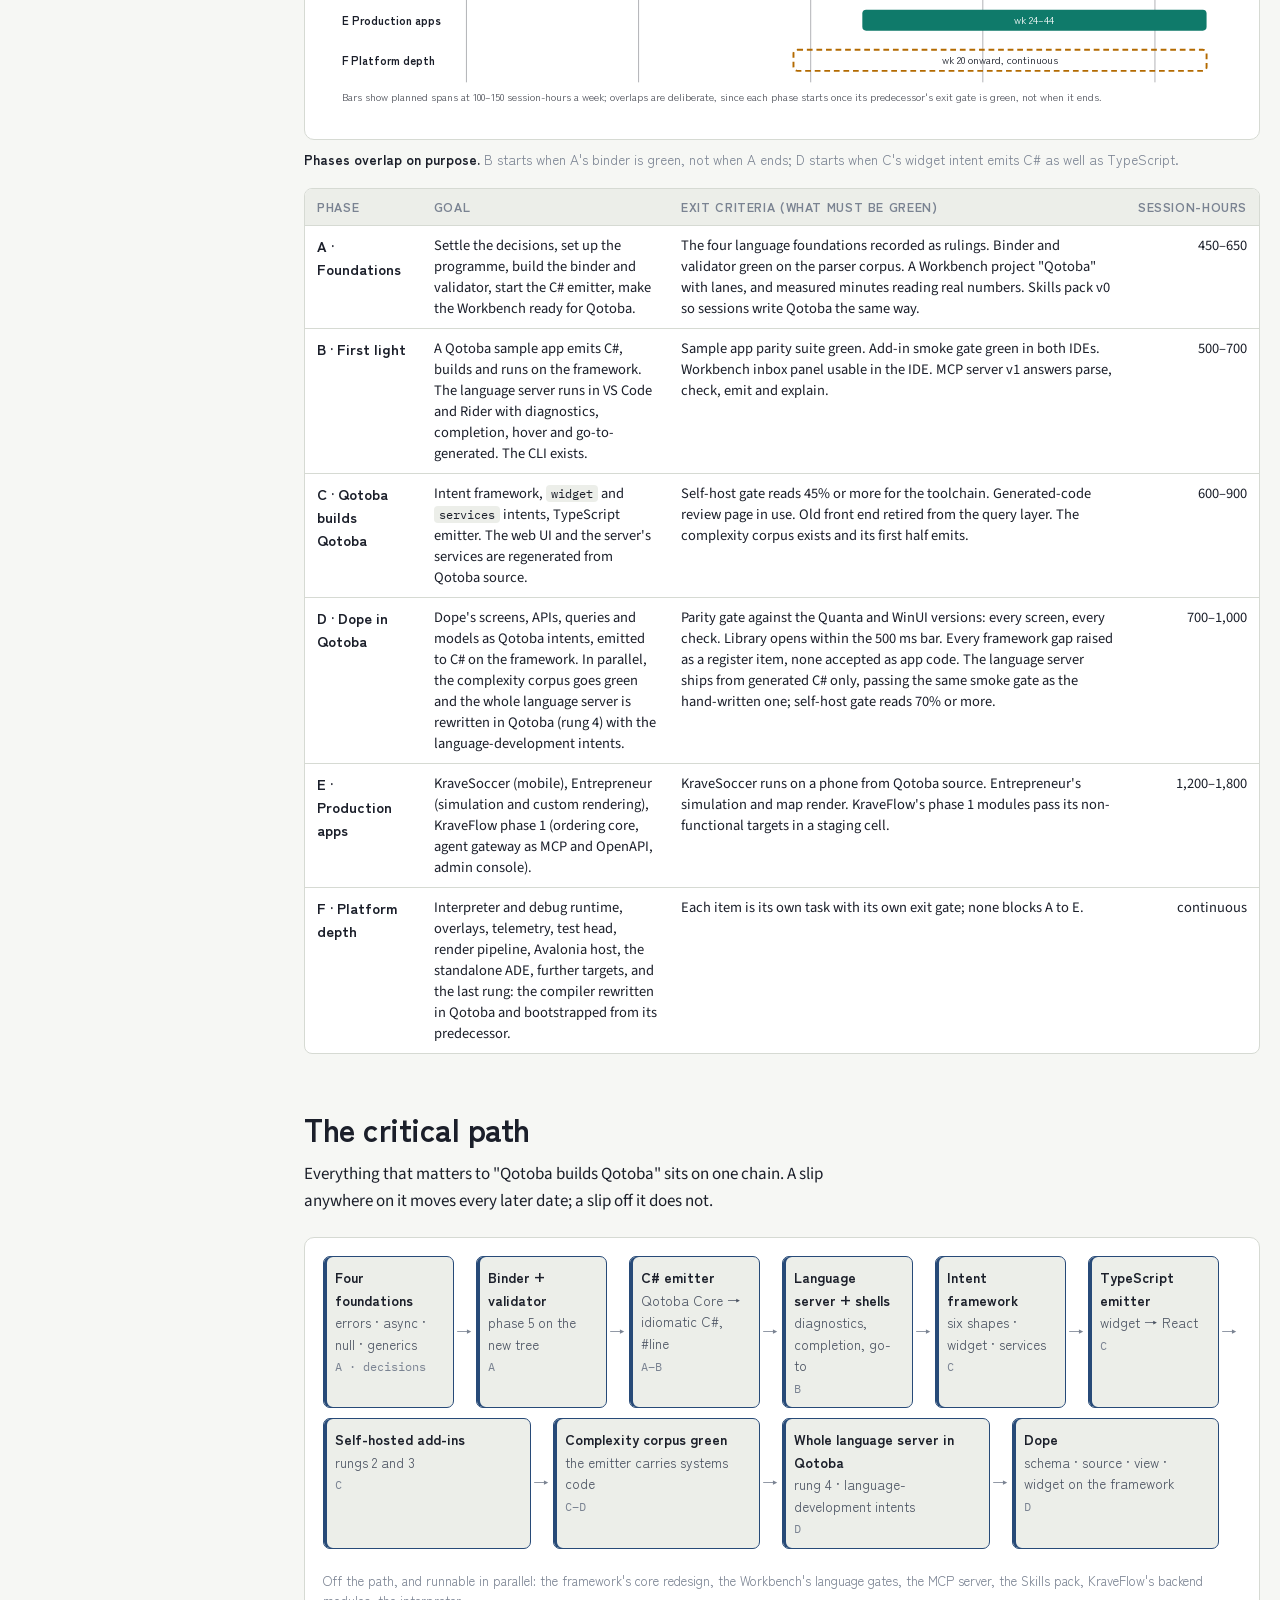
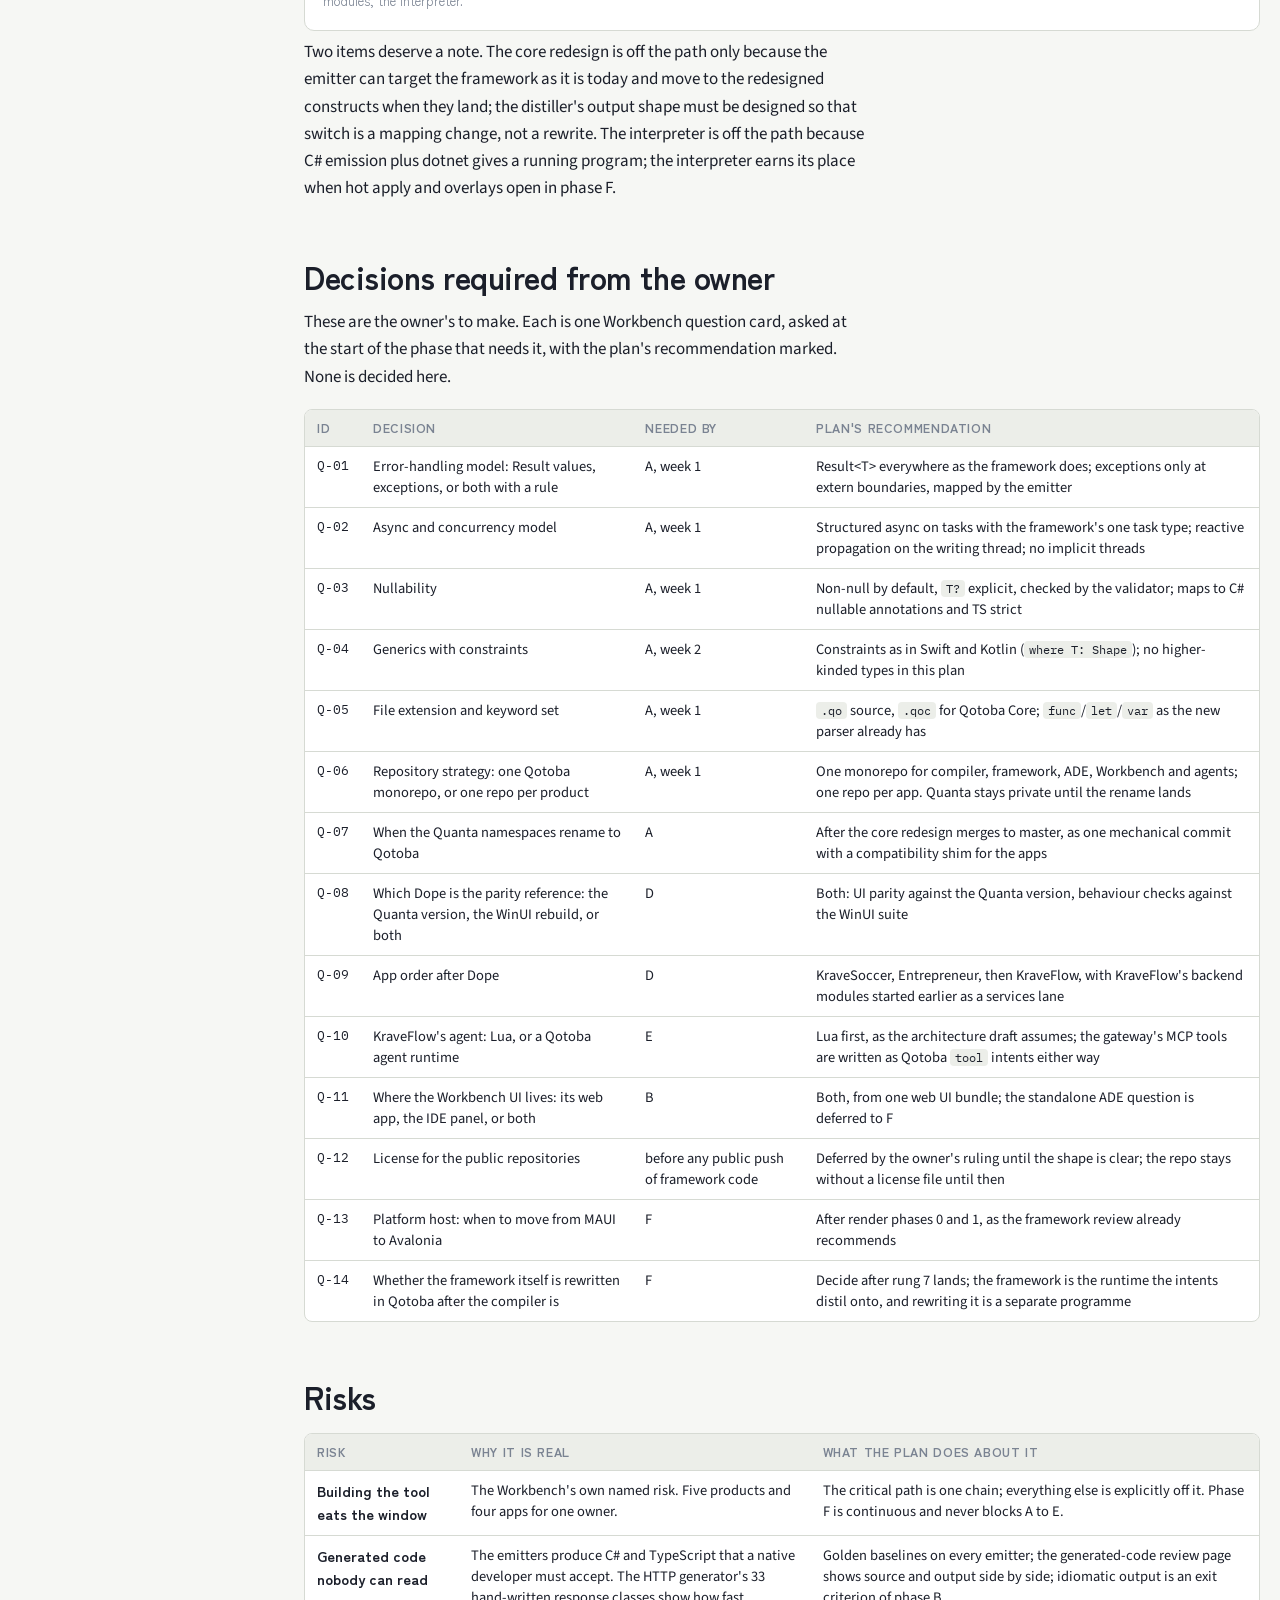
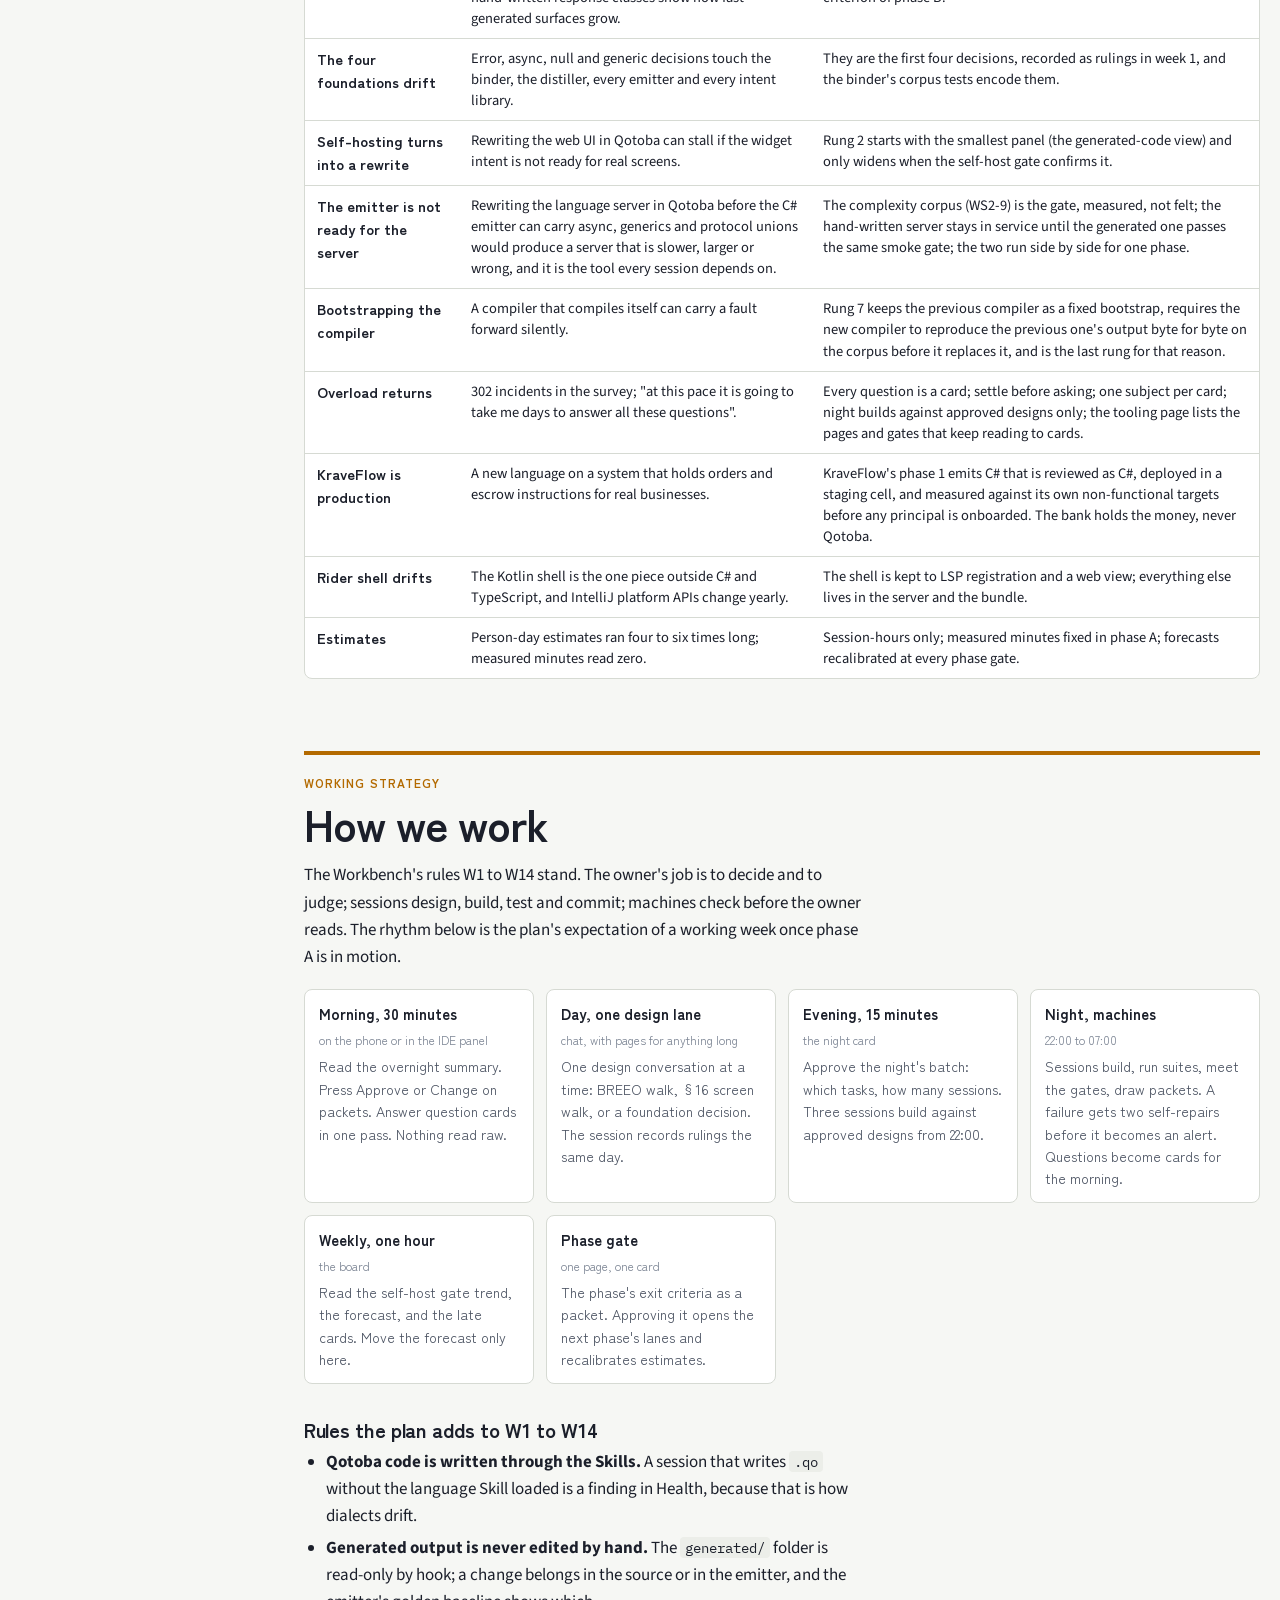
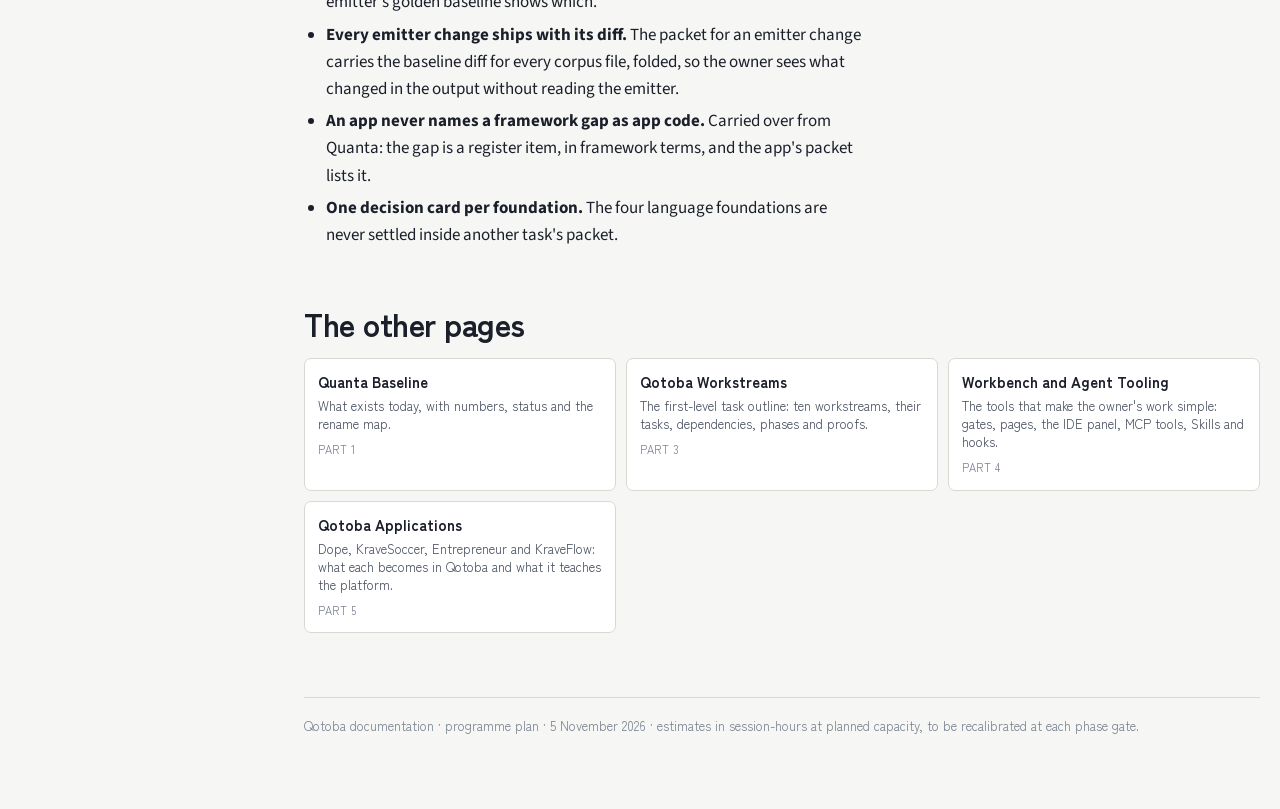
<file: docs/plan/programme.html>
<!doctype html>
<html lang="en">
<head>
<meta charset="utf-8">
<meta name="viewport" content="width=device-width, initial-scale=1, viewport-fit=cover">
<title>Qotoba Programme Plan</title>
<link rel="preconnect" href="https://fonts.googleapis.com">
<link rel="preconnect" href="https://fonts.gstatic.com" crossorigin>
<link rel="stylesheet" href="https://fonts.googleapis.com/css2?family=Zen+Kaku+Gothic+New:wght@500;700;900&family=Source+Sans+3:ital,wght@0,400;0,600;1,400&family=IBM+Plex+Mono:wght@400;600&display=swap">
<link rel="stylesheet" href="../assets/qotoba-docs.css">
<style>
.ladder { display: grid; gap: 8px; font-family: var(--display); margin: 20px 0; }
.rung { display: grid; grid-template-columns: 56px minmax(0, 1fr) 150px; gap: 14px; align-items: start; background: var(--surface); border: 1px solid var(--rule); border-radius: 8px; padding: 12px 14px; min-width: 0; }
.rung .k { font-weight: 900; font-size: 22px; color: var(--accent); letter-spacing: -0.02em; }
.rung b { display: block; font-size: 15.5px; color: var(--ink); }
.rung p { margin: 2px 0 0; font-size: 14px; color: var(--ink2); max-width: none; }
.rung .ratio { text-align: right; font-size: 12.5px; color: var(--ink3); }
.rung .ratio i { display: block; height: 8px; border-radius: 4px; background: var(--sunk); margin-top: 6px; overflow: hidden; }
.rung .ratio i em { display: block; height: 100%; background: var(--accent); }
@media (max-width: 640px) { .rung { grid-template-columns: 44px minmax(0, 1fr); } .rung .ratio { grid-column: 2; text-align: left; } }
.decide td:first-child { white-space: nowrap; font-family: var(--mono); font-size: 12.5px; }
.rhythm { display: grid; grid-template-columns: repeat(auto-fit, minmax(200px, 1fr)); gap: 12px; margin: 18px 0; font-family: var(--display); }
.rhythm div { background: var(--surface); border: 1px solid var(--rule); border-radius: 8px; padding: 12px 14px; font-size: 14px; color: var(--ink2); min-width: 0; }
.rhythm div b { display: block; color: var(--ink); font-size: 15px; margin-bottom: 4px; }
.rhythm div span { display: block; font-size: 12px; color: var(--ink3); margin-bottom: 6px; }
</style>
</head>
<body>
<div class="page">
<nav class="toc" aria-label="Contents">
  <a class="brand" href="../index.html"><span class="mark">言</span><span><b>Qotoba</b><span>documentation</span></span></a>
  <ol>
    <li><a class="p" href="#mission"><i style="background:var(--accent)"></i>Mission and scope</a></li>
    <li><a class="p" href="#shape"><i></i>The shape of Qotoba</a></li>
    <li><a class="p" href="#ladder"><i></i>Qotoba builds Qotoba</a></li>
    <li><a class="p" href="#ide"><i style="background:var(--ade)"></i>Rider and VS Code first</a></li>
    <li><a class="p" href="#phases"><i></i>Phases</a></li>
    <li><a class="p" href="#critical"><i></i>Critical path</a></li>
    <li><a class="p" href="#decisions"><i style="background:var(--warn)"></i>Decisions required</a></li>
    <li><a class="p" href="#risks"><i style="background:var(--bad)"></i>Risks</a></li>
    <li><a class="p" href="#working"><i style="background:var(--wb)"></i>How we work</a></li>
    <li><a class="p" href="#read"><i></i>The other pages</a></li>
  </ol>
  <div class="back"><a href="../index.html">← All documents</a></div>
</nav>

<main>
<header class="hero">
  <div class="eyebrow">Plan · part 2 of 5 · the master page · 5 November 2026</div>
  <h1>Qotoba Programme Plan</h1>
  <p class="lede">The plan and working strategy for taking the Quanta components to Qotoba, the public production platform: a language, a framework, IDE tooling and a Workbench, built so that most of the work is Qotoba building itself, and then used to write Dope, KraveSoccer, Entrepreneur and KraveFlow.</p>
  <div class="meta"><span>Owner: eonyeje</span><span>Builders: Claude sessions through the Workbench</span><span>Horizon: six phases, about ten months at planned capacity</span></div>
</header>

<section>
<h2 id="mission">Mission and scope</h2>
<p>The goal in one sentence: use the Qotoba language and ADE tools to develop modern multi-purpose apps on top of the Qotoba framework, manage the work and the interaction with AI agents in the Workbench, and have the code translated to the language of choice and compiled into the final running application.</p>
<p>Four things follow from that sentence and set the plan's priorities.</p>
<ul>
  <li><b>The language must emit real code early.</b> The quickest route to "it runs" is not the interpreter but a C# emitter over the existing .NET toolchain. The interpreter and the debug runtime come later, once there is something worth hot-patching.</li>
  <li><b>The tools arrive inside Rider and VS Code.</b> One language server in C# and one web UI in TypeScript serve both IDEs. This is the first place Qotoba's own output ships: the add-ins' UI and service layers are the first code generated from Qotoba source, and once the emitter can carry it, the whole language server is rewritten in Qotoba and its C# generated.</li>
<li><b>Qotoba builds Qotoba, all of it.</b> The target is 100% of the toolchain generated from Qotoba source, compiler included, with hand-written C# serving only as bootstrap. Rewriting the language server in Qotoba is what gives the language its constructs for language development: syntax rules, findings, editor features and emitters as intents.</li>
  <li><b>Apps follow in a set order.</b> Dope first, because it already drives the framework and has the most checks to compare against. Then KraveSoccer for the mobile shape, Entrepreneur for custom rendering, and KraveFlow as the production backend and the agent-platform case.</li>
  <li><b>The Workbench and the agent surface are products, not side tools.</b> Overload is the known failure mode: 302 incidents, 50 hours of priced waste. The plan funds the gates, pages, MCP tools and Skills that keep the owner reviewing cards rather than code.</li>
</ul>
<div class="note"><span class="eyebrow">Out of scope for this plan</span><p>The five non-C# targets (Dart, Kotlin, Swift, TypeScript beyond the add-ins, Python) beyond proving the emitter shape; the standalone Quanta-written ADE as a product; the public launch, pricing and community. Each gets its own page when its phase opens.</p></div>
</section>

<section>
<h2 id="shape">The shape of Qotoba</h2>
<p>Qotoba is five products and a set of applications. The diagram shows what each one does and how they connect at build time and at work time.</p>
<figure>
  <div class="canvas">
  <svg viewBox="0 0 960 560" role="img" aria-label="Qotoba's five products: the Workbench and Agents layer at the top where the owner and Claude sessions meet; the ADE add-ins in Rider and VS Code below; the Language and Compiler band in the middle emitting to C# and TypeScript; the Framework at the bottom; the applications to the right.">
    <defs><marker id="ar" viewBox="0 0 10 10" refX="9" refY="5" markerWidth="7" markerHeight="7" orient="auto-start-reverse"><path d="M0 0 L10 5 L0 10 z" fill="currentColor"/></marker></defs>
    <g font-family="Zen Kaku Gothic New, Segoe UI, sans-serif" font-size="13" fill="currentColor">
      <rect x="30" y="16" width="190" height="46" rx="23" fill="none" stroke="currentColor" stroke-width="1.5"/><text x="125" y="44" text-anchor="middle" font-weight="700">The owner</text>
      <rect x="470" y="16" width="220" height="46" rx="8" fill="none" stroke="currentColor" stroke-width="1.5" stroke-dasharray="5 4"/><text x="580" y="36" text-anchor="middle" font-weight="700">Claude sessions</text><text x="580" y="53" text-anchor="middle" font-size="11" opacity=".75">one per lane · own worktree · day and night</text>
      <rect x="30" y="92" width="660" height="66" rx="10" fill="none" style="stroke:var(--wb)" stroke-width="1.6"/>
      <text x="46" y="116" font-weight="900" font-size="15" style="fill:var(--wb)">Qotoba Workbench</text><text x="46" y="138" font-size="12">inbox · rulings · tasks · units · five gates · packets · commit presses · night shift · generated-code review</text>
      <rect x="470" y="124" width="212" height="28" rx="6" style="fill:var(--surface)" stroke="currentColor"/><text x="576" y="143" text-anchor="middle" font-size="12" font-weight="700">Qotoba Agents · MCP + Skills + hooks</text>
      <line x1="125" y1="62" x2="125" y2="90" stroke="currentColor" stroke-width="1.4" marker-end="url(#ar)" marker-start="url(#ar)"/><text x="133" y="82" font-size="11">cards ↔ presses</text>
      <line x1="580" y1="62" x2="580" y2="122" stroke="currentColor" stroke-width="1.4" marker-end="url(#ar)" marker-start="url(#ar)"/><text x="588" y="82" font-size="11">brief ↓ packet ↑</text>
      <rect x="30" y="194" width="660" height="66" rx="10" fill="none" style="stroke:var(--ade)" stroke-width="1.6"/>
      <text x="46" y="218" font-weight="900" font-size="15" style="fill:var(--ade)">Qotoba ADE · inside Rider and VS Code</text><text x="46" y="240" font-size="12">language server (C#) · web UI (TypeScript): tree, inspector, canvas preview, generated code, overlays · Workbench panel</text>
      <line x1="360" y1="158" x2="360" y2="192" stroke="currentColor" stroke-width="1.4" stroke-dasharray="4 3" marker-end="url(#ar)"/><text x="368" y="180" font-size="11">items, designs, packets to review</text>
      <path d="M30 39 H14 V227 H28" fill="none" stroke="currentColor" stroke-width="1.4" marker-end="url(#ar)"/>
      <rect x="30" y="296" width="660" height="92" rx="10" fill="none" style="stroke:var(--lang)" stroke-width="1.6"/>
      <text x="46" y="320" font-weight="900" font-size="15" style="fill:var(--lang)">Qotoba Language and Compiler</text>
      <g font-size="12"><rect x="46" y="336" width="92" height="34" rx="6" fill="none" stroke="currentColor"/><text x="92" y="357" text-anchor="middle">.qo source</text>
      <rect x="158" y="336" width="100" height="34" rx="6" fill="none" stroke="currentColor"/><text x="208" y="357" text-anchor="middle">parse · types</text>
      <rect x="278" y="336" width="100" height="34" rx="6" fill="none" stroke="currentColor"/><text x="328" y="357" text-anchor="middle">bind · check</text>
      <rect x="398" y="336" width="80" height="34" rx="6" fill="none" stroke="currentColor"/><text x="438" y="357" text-anchor="middle">distil</text>
      <rect x="498" y="336" width="176" height="34" rx="6" style="fill:var(--surface)" stroke="currentColor" stroke-width="1.6"/><text x="586" y="357" text-anchor="middle" font-weight="700">Qotoba Core</text>
      <g stroke="currentColor" stroke-width="1.2" marker-end="url(#ar)"><line x1="138" y1="353" x2="156" y2="353"/><line x1="258" y1="353" x2="276" y2="353"/><line x1="378" y1="353" x2="396" y2="353"/><line x1="478" y1="353" x2="496" y2="353"/></g></g>
      <line x1="360" y1="260" x2="360" y2="294" stroke="currentColor" stroke-width="1.4" marker-end="url(#ar)" marker-start="url(#ar)"/><text x="368" y="282" font-size="11">edit ops ↓ · diagnostics, types, provenance ↑</text>
      <rect x="30" y="424" width="660" height="80" rx="10" fill="none" style="stroke:var(--fw)" stroke-width="1.6"/>
      <text x="46" y="448" font-weight="900" font-size="15" style="fill:var(--fw)">Qotoba Framework (C#) and intent libraries</text>
      <text x="46" y="470" font-size="12">values · collections · elements · tasks · HTTP · data · BPM · Skia UI · 300 widgets · server hosting · test head</text>
      <text x="46" y="490" font-size="12" opacity=".8">intents: widget · schema · table · view · source · process · services · apiEndpoint · tool · app · test</text>
      <line x1="200" y1="422" x2="200" y2="390" stroke="currentColor" stroke-width="1.4" marker-end="url(#ar)"/><text x="208" y="410" font-size="11">vocabulary, rules, distillers, types</text>
      <rect x="730" y="296" width="200" height="92" rx="10" fill="none" stroke="currentColor" stroke-width="1.5"/><text x="830" y="320" text-anchor="middle" font-weight="900">Emit</text><text x="830" y="342" text-anchor="middle" font-size="12">C# → dotnet build</text><text x="830" y="360" text-anchor="middle" font-size="12">TypeScript → esbuild</text><text x="830" y="378" text-anchor="middle" font-size="11" opacity=".75">later: Dart · Kotlin · Swift · Python</text>
      <line x1="674" y1="353" x2="728" y2="353" stroke="currentColor" stroke-width="1.4" marker-end="url(#ar)"/>
      <rect x="730" y="424" width="200" height="80" rx="10" fill="none" style="stroke:var(--apps)" stroke-width="1.6"/><text x="830" y="448" text-anchor="middle" font-weight="900" style="fill:var(--apps)">Applications</text><text x="830" y="468" text-anchor="middle" font-size="12">Dope · KraveSoccer</text><text x="830" y="486" text-anchor="middle" font-size="12">Entrepreneur · KraveFlow</text>
      <line x1="830" y1="388" x2="830" y2="422" stroke="currentColor" stroke-width="1.4" marker-end="url(#ar)"/>
      <rect x="730" y="194" width="200" height="66" rx="10" fill="none" stroke="currentColor" stroke-width="1.5" stroke-dasharray="6 4"/><text x="830" y="218" text-anchor="middle" font-weight="900">Standalone ADE</text><text x="830" y="238" text-anchor="middle" font-size="12">written in Qotoba · later stage</text><text x="830" y="254" text-anchor="middle" font-size="11" opacity=".75">same web UI, same server</text>
      <text x="770" y="540" font-size="11" opacity=".75">dashed = a later stage</text>
    </g>
  </svg>
  </div>
  <figcaption><b>Five products and the applications on one page.</b> The owner and the sessions meet in the Workbench. Code is written in the IDE add-ins, which talk to the compiler through a language server. The compiler distils intent to Qotoba Core and emits C# or TypeScript, and the framework supplies the vocabulary and the runtime. The standalone ADE reuses the add-ins' server and UI when its stage opens.</figcaption>
</figure>
<div class="cards">
  <article style="--pc:var(--lang)"><div class="eyebrow" style="color:var(--lang)">Product 1</div><h3>Language and Compiler</h3><p>The <code>.qo</code> language, the <code>qotoba</code> CLI, the binder, validator, distiller and emitters. Owns the four domain syntaxes and the intent framework.</p><div class="where">qotoba/qotoba · compiler/</div></article>
  <article style="--pc:var(--fw)"><div class="eyebrow" style="color:var(--fw)">Product 2</div><h3>Framework</h3><p>The C# runtime that intents distil onto, and the intent libraries that give the language its vocabulary. The Quanta framework, renamed and completed.</p><div class="where">qotoba/framework · NuGet Qotoba.*</div></article>
  <article style="--pc:var(--ade)"><div class="eyebrow" style="color:var(--ade)">Product 3</div><h3>ADE add-ins</h3><p>A VS Code extension and a Rider plugin over one language server and one web UI. The first Qotoba-generated code ships here.</p><div class="where">qotoba/ade · lsp/ · webui/ · vscode/ · rider/</div></article>
  <article style="--pc:var(--wb)"><div class="eyebrow" style="color:var(--wb)">Product 4</div><h3>Workbench</h3><p>Where work is planned, run by agents at night, gated by machines and judged in cards. Gains language gates and a generated-code review page.</p><div class="where">qotoba/workbench</div></article>
  <article style="--pc:var(--agents)"><div class="eyebrow" style="color:var(--agents)">Product 5</div><h3>Agents</h3><p>The MCP server that lets an agent parse, check, emit and explain Qotoba; the Skills that teach it the language; the hooks that keep generated code honest.</p><div class="where">@qotoba/mcp · skills/</div></article>
</div>
</section>

<section>
<h2 id="ladder">The strategy: Qotoba builds Qotoba</h2>
<p>"Most of the work would be Qotoba building itself" is the governing idea, and it has to be made concrete or it becomes a slogan. Self-hosting is a ladder with measurable rungs. At each rung a named piece of the toolchain stops being hand-written and starts being generated from Qotoba source, and the share of generated code is measured and reported by the Workbench as a gate. The end state is <b>100%</b>: Qotoba builds Qotoba. Hand-written C# exists only to bootstrap. Once the C# emitter can carry code of the language server's complexity, the language server is rewritten in Qotoba and its C# is generated; the compiler itself follows as the last rung. Rewriting the server in Qotoba is also what gives the language its constructs for language development: intents for syntax rules, findings, editor features and emitters, so that building a language tool becomes an ordinary Qotoba program.</p>
<div class="ladder">
  <div class="rung"><div class="k">0</div><div><b>Hand-written kernel</b><p>Binder, validator, distiller, C# emitter, CLI and the language server's protocol layer are written in C# by sessions, on the existing parser. The web UI shell and the VS Code shell are written in TypeScript. Nothing is generated yet.</p></div><div class="ratio">generated share<i><em style="width:0%"></em></i>0%</div></div>
  <div class="rung"><div class="k">1</div><div><b>First light</b><p>A sample app in Qotoba emits C#, builds with dotnet and runs on the Qotoba framework. The language server reports its diagnostics in VS Code and Rider. This rung proves the pipeline before anything is self-hosted.</p></div><div class="ratio">generated share<i><em style="width:0%"></em></i>0%</div></div>
  <div class="rung"><div class="k">2</div><div><b>The add-ins' UI is Qotoba</b><p>With the <code>widget</code> intent and the TypeScript emitter, the web UI panels (project tree, inspector, generated-code view, Workbench panel) are rewritten as Qotoba widgets and emitted as React components. The hand-written TypeScript shrinks to the host shell.</p></div><div class="ratio">generated share<i><em style="width:30%"></em></i>~30%</div></div>
  <div class="rung"><div class="k">3</div><div><b>The language server's services are Qotoba</b><p>Hover, completion, go-to-generated and the catalogue queries are declared as Qotoba <code>services</code> over the compiler's API and emitted as C#. The protocol layer is still hand-written at this rung, and the emitter is measured against the <b>complexity corpus</b>: async, generics with constraints, interfaces, pattern matching, records and JSON-RPC protocol types.</p></div><div class="ratio">generated share<i><em style="width:45%"></em></i>~45%</div></div>
  <div class="rung"><div class="k">4</div><div><b>The whole language server is Qotoba</b><p>When the complexity corpus is green, the language server is rewritten in Qotoba, protocol layer included, and all of its C# is generated. The rewrite is done with the new <b>language-development intents</b>: <code>syntax</code> for lexer rules, <code>finding</code> for diagnostics, <code>feature</code> for completion, hover, code actions and navigation, and <code>emitter</code> for output templates. From here, adding an editor feature to Qotoba is writing Qotoba.</p></div><div class="ratio">generated share<i><em style="width:70%"></em></i>~70%</div></div>
  <div class="rung"><div class="k">5</div><div><b>The Workbench's pages and the MCP tools are Qotoba</b><p>Workbench pages are <code>widget</code> intents; MCP tools are <code>tool</code> intents emitted as both C# handlers and tool schemas. The same definition serves the add-in, the Workbench and the agent.</p></div><div class="ratio">generated share<i><em style="width:80%"></em></i>~80%</div></div>
  <div class="rung"><div class="k">6</div><div><b>Apps are Qotoba</b><p>Dope, KraveSoccer, Entrepreneur and KraveFlow are written entirely in Qotoba. The framework is the runtime they distil onto and stays C#.</p></div><div class="ratio">generated share<i><em style="width:85%"></em></i>apps 100%</div></div>
  <div class="rung"><div class="k">7</div><div><b>The compiler is Qotoba</b><p>Binder, validator, distiller and emitters rewritten in Qotoba with the language-development intents, their C# generated by the previous compiler, which then becomes the bootstrap. The parser follows the same way. At this rung every line of the toolchain is generated from <code>.qo</code> source.</p></div><div class="ratio">generated share<i><em style="width:100%"></em></i>100%</div></div>
</div>
<p>The percentages are targets for the toolchain's own code (compiler, language server, add-ins, Workbench, agents), measured as lines of C# and TypeScript emitted from <code>.qo</code> source against lines written by hand. The framework is the runtime, not the toolchain, and is counted separately; whether it too is rewritten in Qotoba is a phase F decision (Q-14). The Workbench's <b>self-host gate</b>, defined on the <a href="tooling.html#gates">tooling page</a>, reports the number on every packet so the trend is visible and a regression is a warning.</p>
<div class="note"><span class="eyebrow">Why this order</span><p>UI first because a widget intent emitting React is the simplest end-to-end case: no async model, no persistence, and a failure shows on screen. Services second because they need the injection sources and the async model, which are two of the four foundations. The whole server third because it is the first program complex enough to prove the C# emitter on real systems code, and because rewriting it is what designs the language-development intents against a real tool. Tools and Workbench pages next because they need both. Apps after, because each has an existing version to compare against. The compiler last, because by then the language has every construct the compiler needs and a previous compiler to bootstrap from.</p></div>
<div class="note"><span class="eyebrow">The complexity corpus</span><p>A fixed set of Qotoba programs that represent the language server's hardest shapes: an async JSON-RPC loop, generic request handlers with constraints, interfaces with default members, exhaustive pattern matching over protocol unions, records with provenance, and a cancellation-aware pipeline. The C# emitter is "complex enough" when every corpus program emits, builds with warnings as errors, and passes its checks. That is the gate that opens rung 4, and it is a named task (WS2-9) so the moment is measured, not felt.</p></div>
</section>

<section class="part ade">
<div class="eyebrow">The first deliverable</div>
<h2 id="ide">Rider and VS Code first</h2>
<p>The brief says C# for the language server and TypeScript for the UI. The plan keeps exactly that, with one unavoidable addition: Rider plugins are IntelliJ plugins, so a thin Kotlin shell registers the language server and hosts the web UI in a tool window. The shell contains no logic. Both IDEs run the same server process and load the same UI bundle, so every feature is built once.</p>
<figure>
  <div class="canvas">
  <svg viewBox="0 0 960 300" role="img" aria-label="Two IDE shells, VS Code in TypeScript and Rider in Kotlin, both talking over the Language Server Protocol to one C# server, and both hosting the same TypeScript web UI bundle in a webview; the server reads and writes the .qo source and runs the compiler.">
    <defs><marker id="ar2" viewBox="0 0 10 10" refX="9" refY="5" markerWidth="7" markerHeight="7" orient="auto-start-reverse"><path d="M0 0 L10 5 L0 10 z" fill="currentColor"/></marker></defs>
    <g font-family="Zen Kaku Gothic New, Segoe UI, sans-serif" font-size="13" fill="currentColor">
      <rect x="30" y="30" width="220" height="100" rx="10" fill="none" stroke="currentColor" stroke-width="1.5"/><text x="140" y="56" text-anchor="middle" font-weight="900">VS Code extension</text><text x="140" y="78" text-anchor="middle" font-size="12">TypeScript shell · ~1k lines</text><text x="140" y="96" text-anchor="middle" font-size="12">LSP client · commands · webview host</text><text x="140" y="116" text-anchor="middle" font-size="11" opacity=".75">hand-written for the whole plan</text>
      <rect x="30" y="170" width="220" height="100" rx="10" fill="none" stroke="currentColor" stroke-width="1.5"/><text x="140" y="196" text-anchor="middle" font-weight="900">Rider plugin</text><text x="140" y="218" text-anchor="middle" font-size="12">Kotlin shell · ~1k lines</text><text x="140" y="236" text-anchor="middle" font-size="12">LSP registration · JCEF tool window · run config</text><text x="140" y="256" text-anchor="middle" font-size="11" opacity=".75">hand-written; the one non-C#/TS piece</text>
      <rect x="370" y="30" width="220" height="100" rx="10" style="fill:var(--surface);stroke:var(--ade)" stroke-width="2"/><text x="480" y="56" text-anchor="middle" font-weight="900" style="fill:var(--ade)">Web UI bundle</text><text x="480" y="78" text-anchor="middle" font-size="12">TypeScript · React</text><text x="480" y="96" text-anchor="middle" font-size="12">tree · inspector · canvas · generated code</text><text x="480" y="116" text-anchor="middle" font-size="11" opacity=".75">rung 2: emitted from Qotoba widgets</text>
      <rect x="370" y="170" width="220" height="100" rx="10" style="fill:var(--surface);stroke:var(--lang)" stroke-width="2"/><text x="480" y="196" text-anchor="middle" font-weight="900" style="fill:var(--lang)">Language server</text><text x="480" y="218" text-anchor="middle" font-size="12">C# · one process per workspace</text><text x="480" y="236" text-anchor="middle" font-size="12">diagnostics · completion · hover · go to generated</text><text x="480" y="256" text-anchor="middle" font-size="11" opacity=".75">rung 3: services · rung 4: the whole server, from Qotoba</text>
      <rect x="710" y="100" width="220" height="100" rx="10" fill="none" stroke="currentColor" stroke-width="1.5"/><text x="820" y="126" text-anchor="middle" font-weight="900">Compiler and workspace</text><text x="820" y="148" text-anchor="middle" font-size="12">Quanta.Parser → binder → emitters</text><text x="820" y="166" text-anchor="middle" font-size="12">.qo files · generated/ folder</text><text x="820" y="186" text-anchor="middle" font-size="11" opacity=".75">also behind the qotoba CLI and the MCP server</text>
      <g stroke="currentColor" stroke-width="1.3" fill="none" marker-end="url(#ar2)" marker-start="url(#ar2)">
        <line x1="250" y1="60" x2="368" y2="60"/><line x1="250" y1="200" x2="368" y2="200"/>
        <path d="M250 110 C300 110 320 220 368 220"/><path d="M250 240 C300 240 320 100 368 100"/>
        <line x1="590" y1="220" x2="708" y2="160"/><line x1="590" y1="80" x2="708" y2="140"/>
      </g>
      <text x="300" y="52" font-size="11" text-anchor="middle">loads bundle</text><text x="300" y="192" font-size="11" text-anchor="middle">LSP over stdio</text>
      <text x="650" y="92" font-size="11" text-anchor="middle">queries over JSON-RPC</text><text x="650" y="236" font-size="11" text-anchor="middle">in process</text>
    </g>
  </svg>
  </div>
  <figcaption><b>Build once, host twice.</b> The two shells are the only IDE-specific code. The server and the UI are shared; the UI becomes Qotoba at rung 2, the server's services at rung 3 and the whole server at rung 4.</figcaption>
</figure>
<p>What the first add-in release must do, in order of value: show diagnostics as you type, with the parser's recovery so the tree is always complete; complete keywords, members and intent bodies; hover to show the type and a preview of the generated code; jump from a <code>.qo</code> line to the generated C# and back through provenance; format through the printer; and open the Workbench inbox in a panel so the owner never leaves the IDE to press a card. Debugging is through the emitted C# with <code>#line</code> directives mapping back to the <code>.qo</code> source, which gives breakpoints in Rider and VS Code without a debug runtime.</p>
</section>

<section>
<h2 id="phases">Phases</h2>
<p>Six phases, overlapping where their dependencies allow. Estimates are in session-hours, the Workbench's own unit, at a planned capacity of 100 to 150 session-hours a week (one quiet day build plus three night sessions). The Workbench history says person-day estimates ran four to six times long, so these numbers are planning horizons to be recalibrated after phase A using measured minutes, which must first be made to read something other than zero.</p>
<figure>
  <div class="canvas">
  <svg viewBox="0 0 960 330" role="img" aria-label="A timeline of six phases over about forty-four weeks: Foundations weeks 1 to 8, First light weeks 5 to 14, Qotoba builds Qotoba weeks 10 to 22, Dope in Qotoba weeks 16 to 30, Production apps weeks 24 to 44, and Platform depth running from week 20 onward.">
    <g font-family="Zen Kaku Gothic New, Segoe UI, sans-serif" font-size="12" fill="currentColor">
      <g stroke="currentColor" stroke-width="1" opacity=".35"><line x1="150" y1="30" x2="150" y2="290"/><line x1="330" y1="30" x2="330" y2="290"/><line x1="510" y1="30" x2="510" y2="290"/><line x1="690" y1="30" x2="690" y2="290"/><line x1="870" y1="30" x2="870" y2="290"/></g>
      <text x="150" y="22" text-anchor="middle" opacity=".8">week 1</text><text x="330" y="22" text-anchor="middle" opacity=".8">week 11</text><text x="510" y="22" text-anchor="middle" opacity=".8">week 21</text><text x="690" y="22" text-anchor="middle" opacity=".8">week 31</text><text x="870" y="22" text-anchor="middle" opacity=".8">week 41</text>
      <text x="20" y="62" font-weight="700">A Foundations</text><rect x="150" y="46" width="126" height="22" rx="4" style="fill:var(--accent)"/><text x="213" y="61" text-anchor="middle" fill="#fff" font-size="11">wk 1–8</text>
      <text x="20" y="104" font-weight="700">B First light</text><rect x="222" y="88" width="162" height="22" rx="4" style="fill:var(--ade)"/><text x="303" y="103" text-anchor="middle" fill="#fff" font-size="11">wk 5–14</text>
      <text x="20" y="146" font-weight="700">C Qotoba builds Qotoba</text><rect x="312" y="130" width="216" height="22" rx="4" style="fill:var(--lang)"/><text x="420" y="145" text-anchor="middle" fill="#fff" font-size="11">wk 10–22</text>
      <text x="20" y="188" font-weight="700">D Dope in Qotoba</text><rect x="420" y="172" width="252" height="22" rx="4" style="fill:var(--apps)"/><text x="546" y="187" text-anchor="middle" fill="#fff" font-size="11">wk 16–30</text>
      <text x="20" y="230" font-weight="700">E Production apps</text><rect x="564" y="214" width="360" height="22" rx="4" style="fill:var(--fw)"/><text x="744" y="229" text-anchor="middle" fill="#fff" font-size="11">wk 24–44</text>
      <text x="20" y="272" font-weight="700">F Platform depth</text><rect x="492" y="256" width="432" height="22" rx="4" fill="none" style="stroke:var(--wb)" stroke-width="2" stroke-dasharray="6 4"/><text x="708" y="271" text-anchor="middle" font-size="11">wk 20 onward, continuous</text>
      <text x="20" y="310" font-size="11" opacity=".75">Bars show planned spans at 100–150 session-hours a week; overlaps are deliberate, since each phase starts once its predecessor's exit gate is green, not when it ends.</text>
    </g>
  </svg>
  </div>
  <figcaption><b>Phases overlap on purpose.</b> B starts when A's binder is green, not when A ends; D starts when C's widget intent emits C# as well as TypeScript.</figcaption>
</figure>
<div class="tw"><table class="wide">
<thead><tr><th>Phase</th><th>Goal</th><th>Exit criteria (what must be green)</th><th class="num">Session-hours</th></tr></thead>
<tbody>
<tr><td><b>A · Foundations</b></td><td>Settle the decisions, set up the programme, build the binder and validator, start the C# emitter, make the Workbench ready for Qotoba.</td><td>The four language foundations recorded as rulings. Binder and validator green on the parser corpus. A Workbench project "Qotoba" with lanes, and measured minutes reading real numbers. Skills pack v0 so sessions write Qotoba the same way.</td><td class="num">450–650</td></tr>
<tr><td><b>B · First light</b></td><td>A Qotoba sample app emits C#, builds and runs on the framework. The language server runs in VS Code and Rider with diagnostics, completion, hover and go-to-generated. The CLI exists.</td><td>Sample app parity suite green. Add-in smoke gate green in both IDEs. Workbench inbox panel usable in the IDE. MCP server v1 answers parse, check, emit and explain.</td><td class="num">500–700</td></tr>
<tr><td><b>C · Qotoba builds Qotoba</b></td><td>Intent framework, <code>widget</code> and <code>services</code> intents, TypeScript emitter. The web UI and the server's services are regenerated from Qotoba source.</td><td>Self-host gate reads 45% or more for the toolchain. Generated-code review page in use. Old front end retired from the query layer. The complexity corpus exists and its first half emits.</td><td class="num">600–900</td></tr>
<tr><td><b>D · Dope in Qotoba</b></td><td>Dope's screens, APIs, queries and models as Qotoba intents, emitted to C# on the framework. In parallel, the complexity corpus goes green and the whole language server is rewritten in Qotoba (rung 4) with the language-development intents.</td><td>Parity gate against the Quanta and WinUI versions: every screen, every check. Library opens within the 500 ms bar. Every framework gap raised as a register item, none accepted as app code. The language server ships from generated C# only, passing the same smoke gate as the hand-written one; self-host gate reads 70% or more.</td><td class="num">700–1,000</td></tr>
<tr><td><b>E · Production apps</b></td><td>KraveSoccer (mobile), Entrepreneur (simulation and custom rendering), KraveFlow phase 1 (ordering core, agent gateway as MCP and OpenAPI, admin console).</td><td>KraveSoccer runs on a phone from Qotoba source. Entrepreneur's simulation and map render. KraveFlow's phase 1 modules pass its non-functional targets in a staging cell.</td><td class="num">1,200–1,800</td></tr>
<tr><td><b>F · Platform depth</b></td><td>Interpreter and debug runtime, overlays, telemetry, test head, render pipeline, Avalonia host, the standalone ADE, further targets, and the last rung: the compiler rewritten in Qotoba and bootstrapped from its predecessor.</td><td>Each item is its own task with its own exit gate; none blocks A to E.</td><td class="num">continuous</td></tr>
</tbody></table></div>
</section>

<section>
<h2 id="critical">The critical path</h2>
<p>Everything that matters to "Qotoba builds Qotoba" sits on one chain. A slip anywhere on it moves every later date; a slip off it does not.</p>
<div class="diagram">
  <div class="flow">
    <div class="n hl"><b>Four foundations</b>errors · async · null · generics<span class="m">A · decisions</span></div>
    <div class="n hl"><b>Binder + validator</b>phase 5 on the new tree<span class="m">A</span></div>
    <div class="n hl"><b>C# emitter</b>Qotoba Core → idiomatic C#, #line<span class="m">A–B</span></div>
    <div class="n hl"><b>Language server + shells</b>diagnostics, completion, go-to<span class="m">B</span></div>
    <div class="n hl"><b>Intent framework</b>six shapes · widget · services<span class="m">C</span></div>
    <div class="n hl"><b>TypeScript emitter</b>widget → React<span class="m">C</span></div>
    <div class="n hl"><b>Self-hosted add-ins</b>rungs 2 and 3<span class="m">C</span></div>
    <div class="n hl"><b>Complexity corpus green</b>the emitter carries systems code<span class="m">C–D</span></div>
    <div class="n hl"><b>Whole language server in Qotoba</b>rung 4 · language-development intents<span class="m">D</span></div>
    <div class="n hl"><b>Dope</b>schema · source · view · widget on the framework<span class="m">D</span></div>
  </div>
  <div class="cap">Off the path, and runnable in parallel: the framework's core redesign, the Workbench's language gates, the MCP server, the Skills pack, KraveFlow's backend modules, the interpreter.</div>
</div>
<p>Two items deserve a note. The core redesign is off the path only because the emitter can target the framework as it is today and move to the redesigned constructs when they land; the distiller's output shape must be designed so that switch is a mapping change, not a rewrite. The interpreter is off the path because C# emission plus dotnet gives a running program; the interpreter earns its place when hot apply and overlays open in phase F.</p>
</section>

<section>
<h2 id="decisions">Decisions required from the owner</h2>
<p>These are the owner's to make. Each is one Workbench question card, asked at the start of the phase that needs it, with the plan's recommendation marked. None is decided here.</p>
<div class="tw"><table class="wide decide">
<thead><tr><th>ID</th><th>Decision</th><th>Needed by</th><th>Plan's recommendation</th></tr></thead>
<tbody>
<tr><td>Q-01</td><td>Error-handling model: Result values, exceptions, or both with a rule</td><td>A, week 1</td><td>Result&lt;T&gt; everywhere as the framework does; exceptions only at extern boundaries, mapped by the emitter</td></tr>
<tr><td>Q-02</td><td>Async and concurrency model</td><td>A, week 1</td><td>Structured async on tasks with the framework's one task type; reactive propagation on the writing thread; no implicit threads</td></tr>
<tr><td>Q-03</td><td>Nullability</td><td>A, week 1</td><td>Non-null by default, <code>T?</code> explicit, checked by the validator; maps to C# nullable annotations and TS strict</td></tr>
<tr><td>Q-04</td><td>Generics with constraints</td><td>A, week 2</td><td>Constraints as in Swift and Kotlin (<code>where T: Shape</code>); no higher-kinded types in this plan</td></tr>
<tr><td>Q-05</td><td>File extension and keyword set</td><td>A, week 1</td><td><code>.qo</code> source, <code>.qoc</code> for Qotoba Core; <code>func</code>/<code>let</code>/<code>var</code> as the new parser already has</td></tr>
<tr><td>Q-06</td><td>Repository strategy: one Qotoba monorepo, or one repo per product</td><td>A, week 1</td><td>One monorepo for compiler, framework, ADE, Workbench and agents; one repo per app. Quanta stays private until the rename lands</td></tr>
<tr><td>Q-07</td><td>When the Quanta namespaces rename to Qotoba</td><td>A</td><td>After the core redesign merges to master, as one mechanical commit with a compatibility shim for the apps</td></tr>
<tr><td>Q-08</td><td>Which Dope is the parity reference: the Quanta version, the WinUI rebuild, or both</td><td>D</td><td>Both: UI parity against the Quanta version, behaviour checks against the WinUI suite</td></tr>
<tr><td>Q-09</td><td>App order after Dope</td><td>D</td><td>KraveSoccer, Entrepreneur, then KraveFlow, with KraveFlow's backend modules started earlier as a services lane</td></tr>
<tr><td>Q-10</td><td>KraveFlow's agent: Lua, or a Qotoba agent runtime</td><td>E</td><td>Lua first, as the architecture draft assumes; the gateway's MCP tools are written as Qotoba <code>tool</code> intents either way</td></tr>
<tr><td>Q-11</td><td>Where the Workbench UI lives: its web app, the IDE panel, or both</td><td>B</td><td>Both, from one web UI bundle; the standalone ADE question is deferred to F</td></tr>
<tr><td>Q-12</td><td>License for the public repositories</td><td>before any public push of framework code</td><td>Deferred by the owner's ruling until the shape is clear; the repo stays without a license file until then</td></tr>
<tr><td>Q-13</td><td>Platform host: when to move from MAUI to Avalonia</td><td>F</td><td>After render phases 0 and 1, as the framework review already recommends</td></tr>
<tr><td>Q-14</td><td>Whether the framework itself is rewritten in Qotoba after the compiler is</td><td>F</td><td>Decide after rung 7 lands; the framework is the runtime the intents distil onto, and rewriting it is a separate programme</td></tr>
</tbody></table></div>
</section>

<section>
<h2 id="risks">Risks</h2>
<div class="tw"><table class="wide">
<thead><tr><th>Risk</th><th>Why it is real</th><th>What the plan does about it</th></tr></thead>
<tbody>
<tr><td><b>Building the tool eats the window</b></td><td>The Workbench's own named risk. Five products and four apps for one owner.</td><td>The critical path is one chain; everything else is explicitly off it. Phase F is continuous and never blocks A to E.</td></tr>
<tr><td><b>Generated code nobody can read</b></td><td>The emitters produce C# and TypeScript that a native developer must accept. The HTTP generator's 33 hand-written response classes show how fast generated surfaces grow.</td><td>Golden baselines on every emitter; the generated-code review page shows source and output side by side; idiomatic output is an exit criterion of phase B.</td></tr>
<tr><td><b>The four foundations drift</b></td><td>Error, async, null and generic decisions touch the binder, the distiller, every emitter and every intent library.</td><td>They are the first four decisions, recorded as rulings in week 1, and the binder's corpus tests encode them.</td></tr>
<tr><td><b>Self-hosting turns into a rewrite</b></td><td>Rewriting the web UI in Qotoba can stall if the widget intent is not ready for real screens.</td><td>Rung 2 starts with the smallest panel (the generated-code view) and only widens when the self-host gate confirms it.</td></tr>
<tr><td><b>The emitter is not ready for the server</b></td><td>Rewriting the language server in Qotoba before the C# emitter can carry async, generics and protocol unions would produce a server that is slower, larger or wrong, and it is the tool every session depends on.</td><td>The complexity corpus (WS2-9) is the gate, measured, not felt; the hand-written server stays in service until the generated one passes the same smoke gate; the two run side by side for one phase.</td></tr>
<tr><td><b>Bootstrapping the compiler</b></td><td>A compiler that compiles itself can carry a fault forward silently.</td><td>Rung 7 keeps the previous compiler as a fixed bootstrap, requires the new compiler to reproduce the previous one's output byte for byte on the corpus before it replaces it, and is the last rung for that reason.</td></tr>
<tr><td><b>Overload returns</b></td><td>302 incidents in the survey; "at this pace it is going to take me days to answer all these questions".</td><td>Every question is a card; settle before asking; one subject per card; night builds against approved designs only; the tooling page lists the pages and gates that keep reading to cards.</td></tr>
<tr><td><b>KraveFlow is production</b></td><td>A new language on a system that holds orders and escrow instructions for real businesses.</td><td>KraveFlow's phase 1 emits C# that is reviewed as C#, deployed in a staging cell, and measured against its own non-functional targets before any principal is onboarded. The bank holds the money, never Qotoba.</td></tr>
<tr><td><b>Rider shell drifts</b></td><td>The Kotlin shell is the one piece outside C# and TypeScript, and IntelliJ platform APIs change yearly.</td><td>The shell is kept to LSP registration and a web view; everything else lives in the server and the bundle.</td></tr>
<tr><td><b>Estimates</b></td><td>Person-day estimates ran four to six times long; measured minutes read zero.</td><td>Session-hours only; measured minutes fixed in phase A; forecasts recalibrated at every phase gate.</td></tr>
</tbody></table></div>
</section>

<section class="part wb">
<div class="eyebrow">Working strategy</div>
<h2 id="working">How we work</h2>
<p>The Workbench's rules W1 to W14 stand. The owner's job is to decide and to judge; sessions design, build, test and commit; machines check before the owner reads. The rhythm below is the plan's expectation of a working week once phase A is in motion.</p>
<div class="rhythm">
  <div><b>Morning, 30 minutes</b><span>on the phone or in the IDE panel</span>Read the overnight summary. Press Approve or Change on packets. Answer question cards in one pass. Nothing read raw.</div>
  <div><b>Day, one design lane</b><span>chat, with pages for anything long</span>One design conversation at a time: BREEO walk, §16 screen walk, or a foundation decision. The session records rulings the same day.</div>
  <div><b>Evening, 15 minutes</b><span>the night card</span>Approve the night's batch: which tasks, how many sessions. Three sessions build against approved designs from 22:00.</div>
  <div><b>Night, machines</b><span>22:00 to 07:00</span>Sessions build, run suites, meet the gates, draw packets. A failure gets two self-repairs before it becomes an alert. Questions become cards for the morning.</div>
  <div><b>Weekly, one hour</b><span>the board</span>Read the self-host gate trend, the forecast, and the late cards. Move the forecast only here.</div>
  <div><b>Phase gate</b><span>one page, one card</span>The phase's exit criteria as a packet. Approving it opens the next phase's lanes and recalibrates estimates.</div>
</div>
<h3>Rules the plan adds to W1 to W14</h3>
<ul>
  <li><b>Qotoba code is written through the Skills.</b> A session that writes <code>.qo</code> without the language Skill loaded is a finding in Health, because that is how dialects drift.</li>
  <li><b>Generated output is never edited by hand.</b> The <code>generated/</code> folder is read-only by hook; a change belongs in the source or in the emitter, and the emitter's golden baseline shows which.</li>
  <li><b>Every emitter change ships with its diff.</b> The packet for an emitter change carries the baseline diff for every corpus file, folded, so the owner sees what changed in the output without reading the emitter.</li>
  <li><b>An app never names a framework gap as app code.</b> Carried over from Quanta: the gap is a register item, in framework terms, and the app's packet lists it.</li>
  <li><b>One decision card per foundation.</b> The four language foundations are never settled inside another task's packet.</li>
</ul>
</section>

<section>
<h2 id="read">The other pages</h2>
<div class="reading">
  <a href="baseline.html"><b>Quanta Baseline</b><span>What exists today, with numbers, status and the rename map.</span><em>part 1</em></a>
  <a href="workstreams.html"><b>Qotoba Workstreams</b><span>The first-level task outline: ten workstreams, their tasks, dependencies, phases and proofs.</span><em>part 3</em></a>
  <a href="tooling.html"><b>Workbench and Agent Tooling</b><span>The tools that make the owner's work simple: gates, pages, the IDE panel, MCP tools, Skills and hooks.</span><em>part 4</em></a>
  <a href="applications.html"><b>Qotoba Applications</b><span>Dope, KraveSoccer, Entrepreneur and KraveFlow: what each becomes in Qotoba and what it teaches the platform.</span><em>part 5</em></a>
</div>
</section>

<footer>Qotoba documentation · programme plan · 5 November 2026 · estimates in session-hours at planned capacity, to be recalibrated at each phase gate.</footer>
</main>
</div>
</body>
</html>
</file>
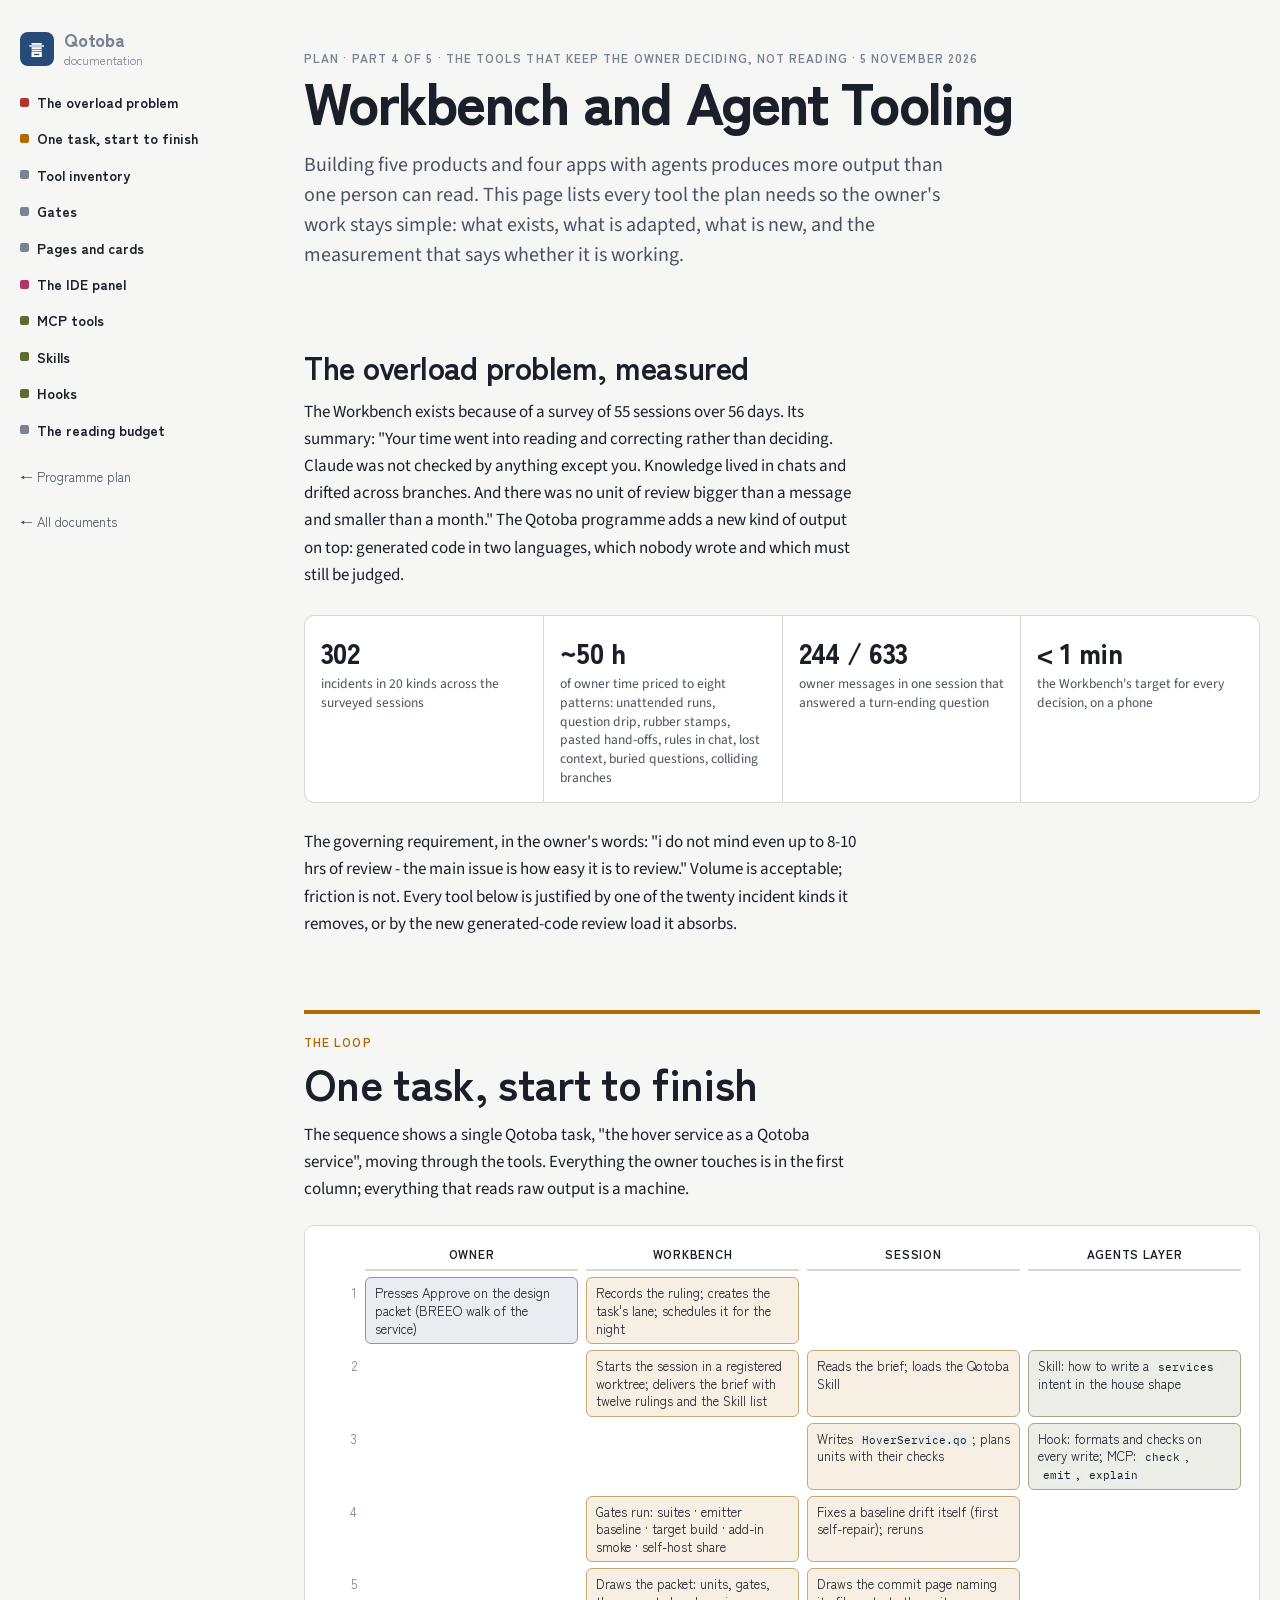
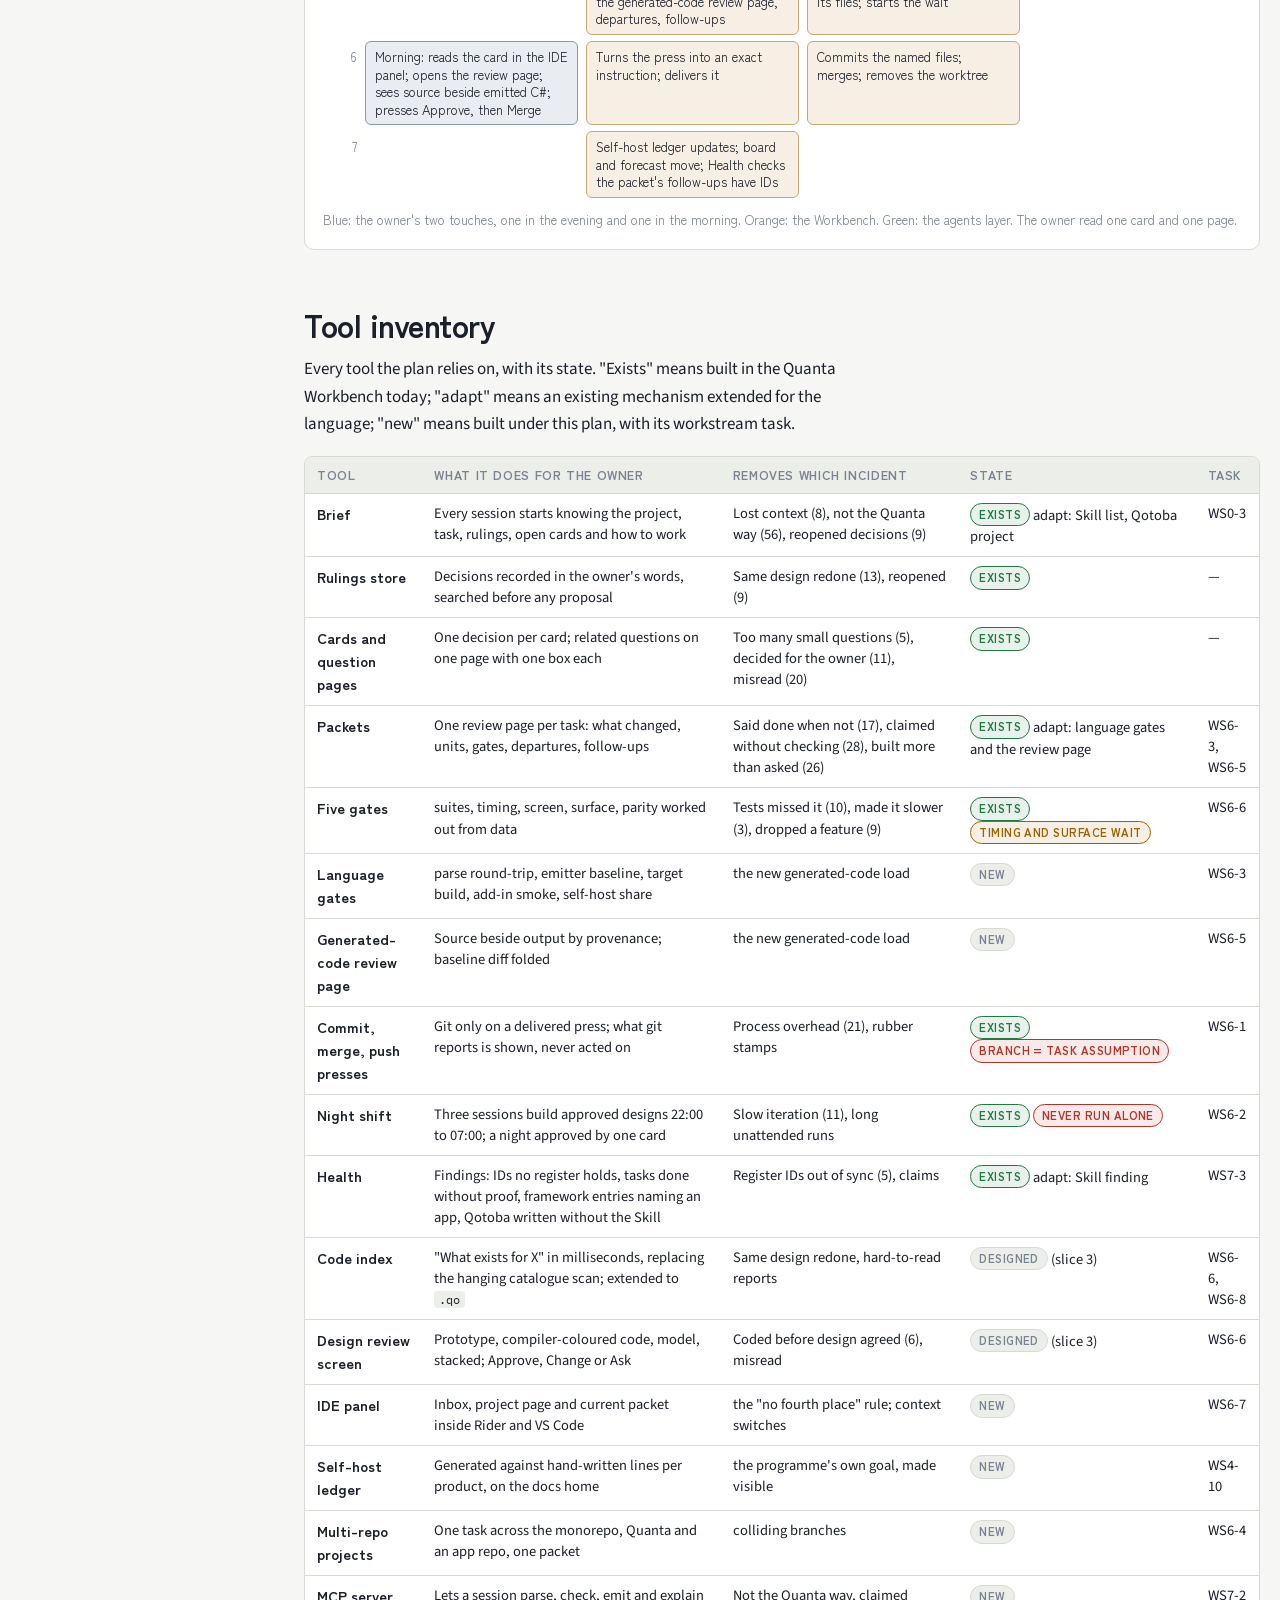
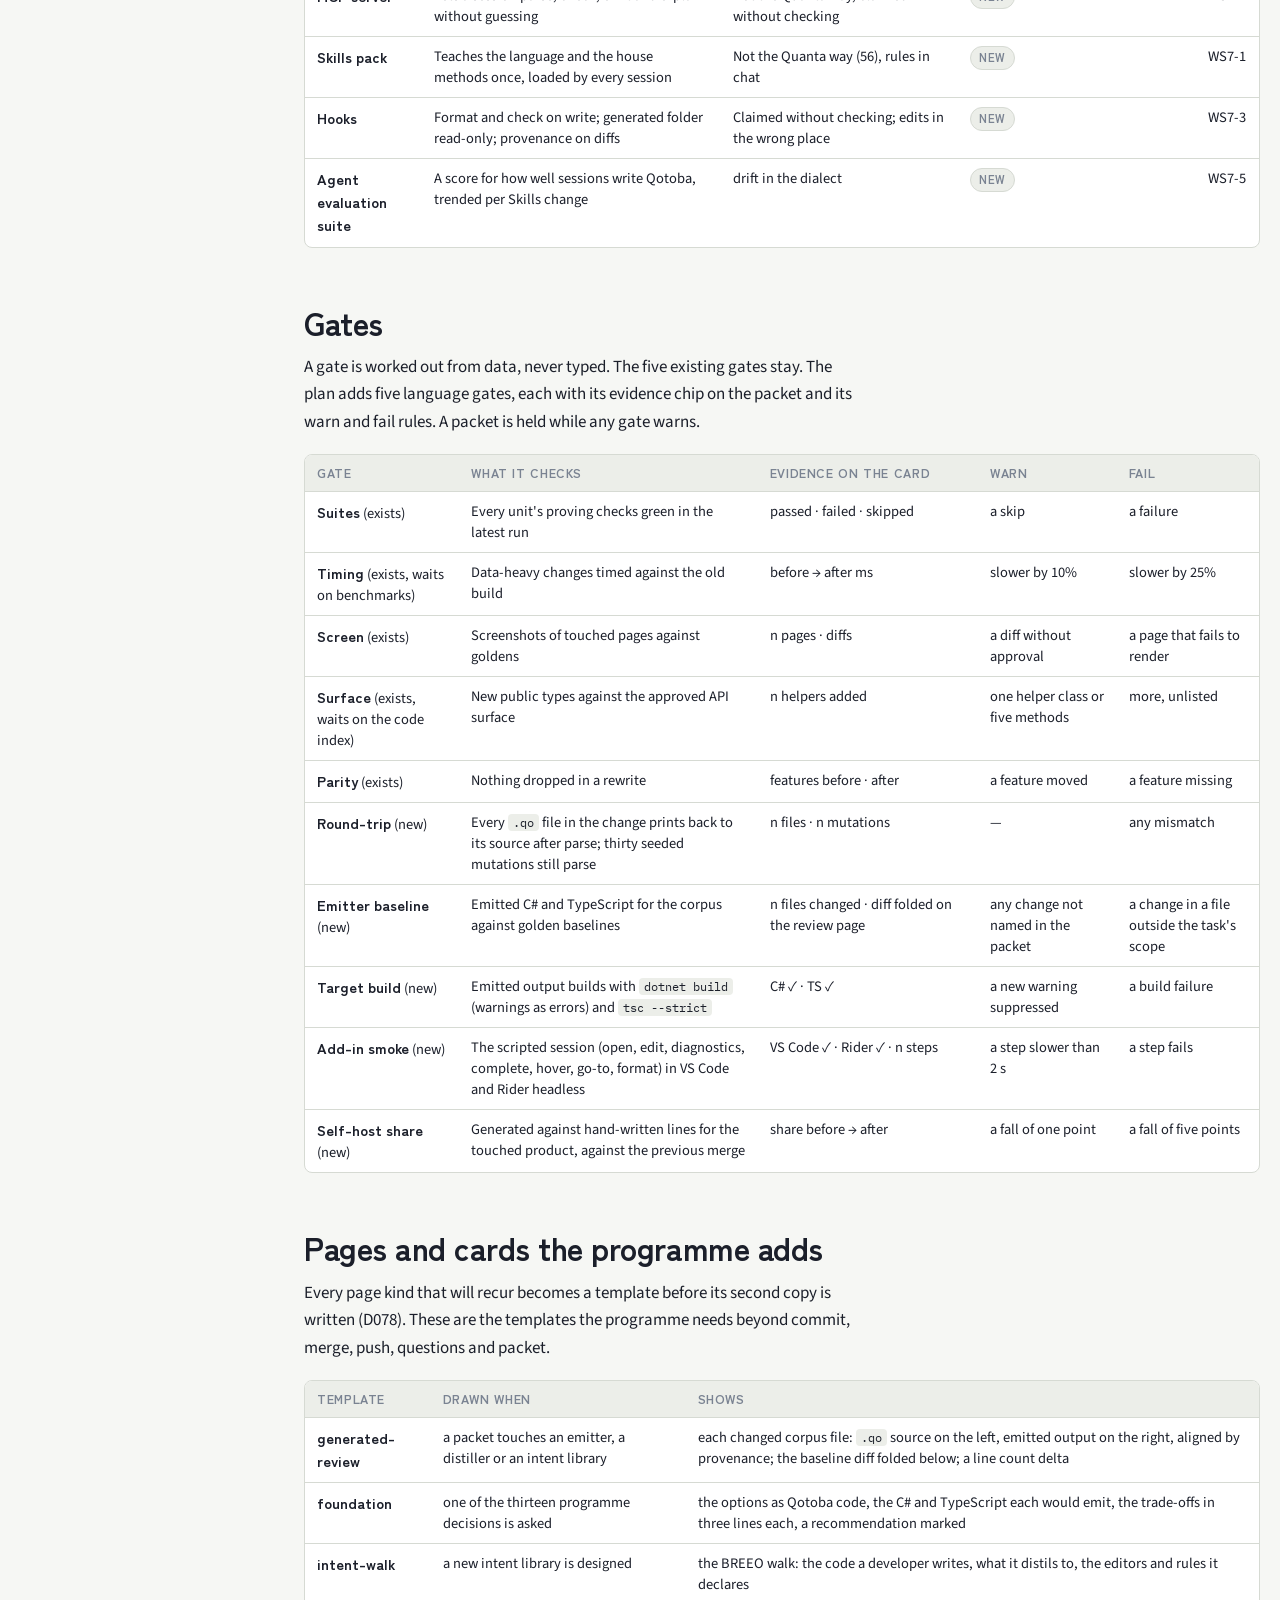
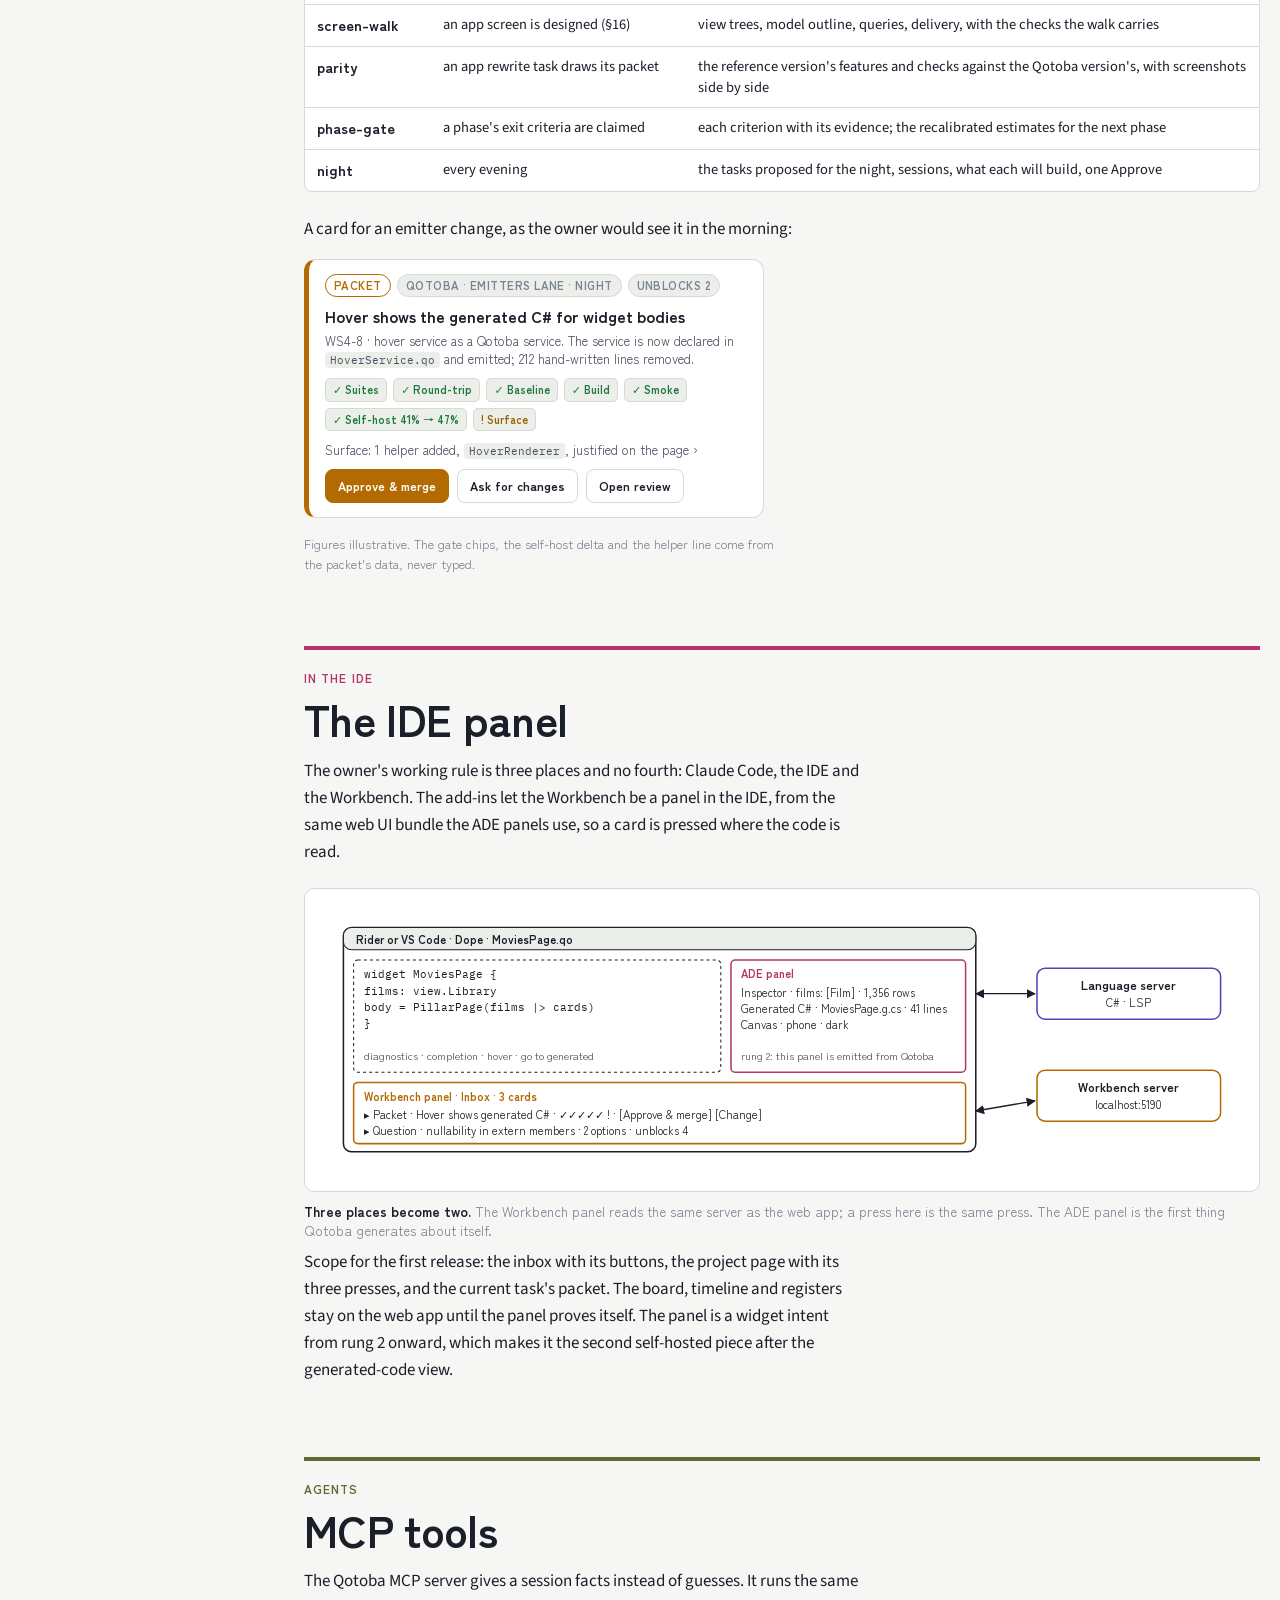
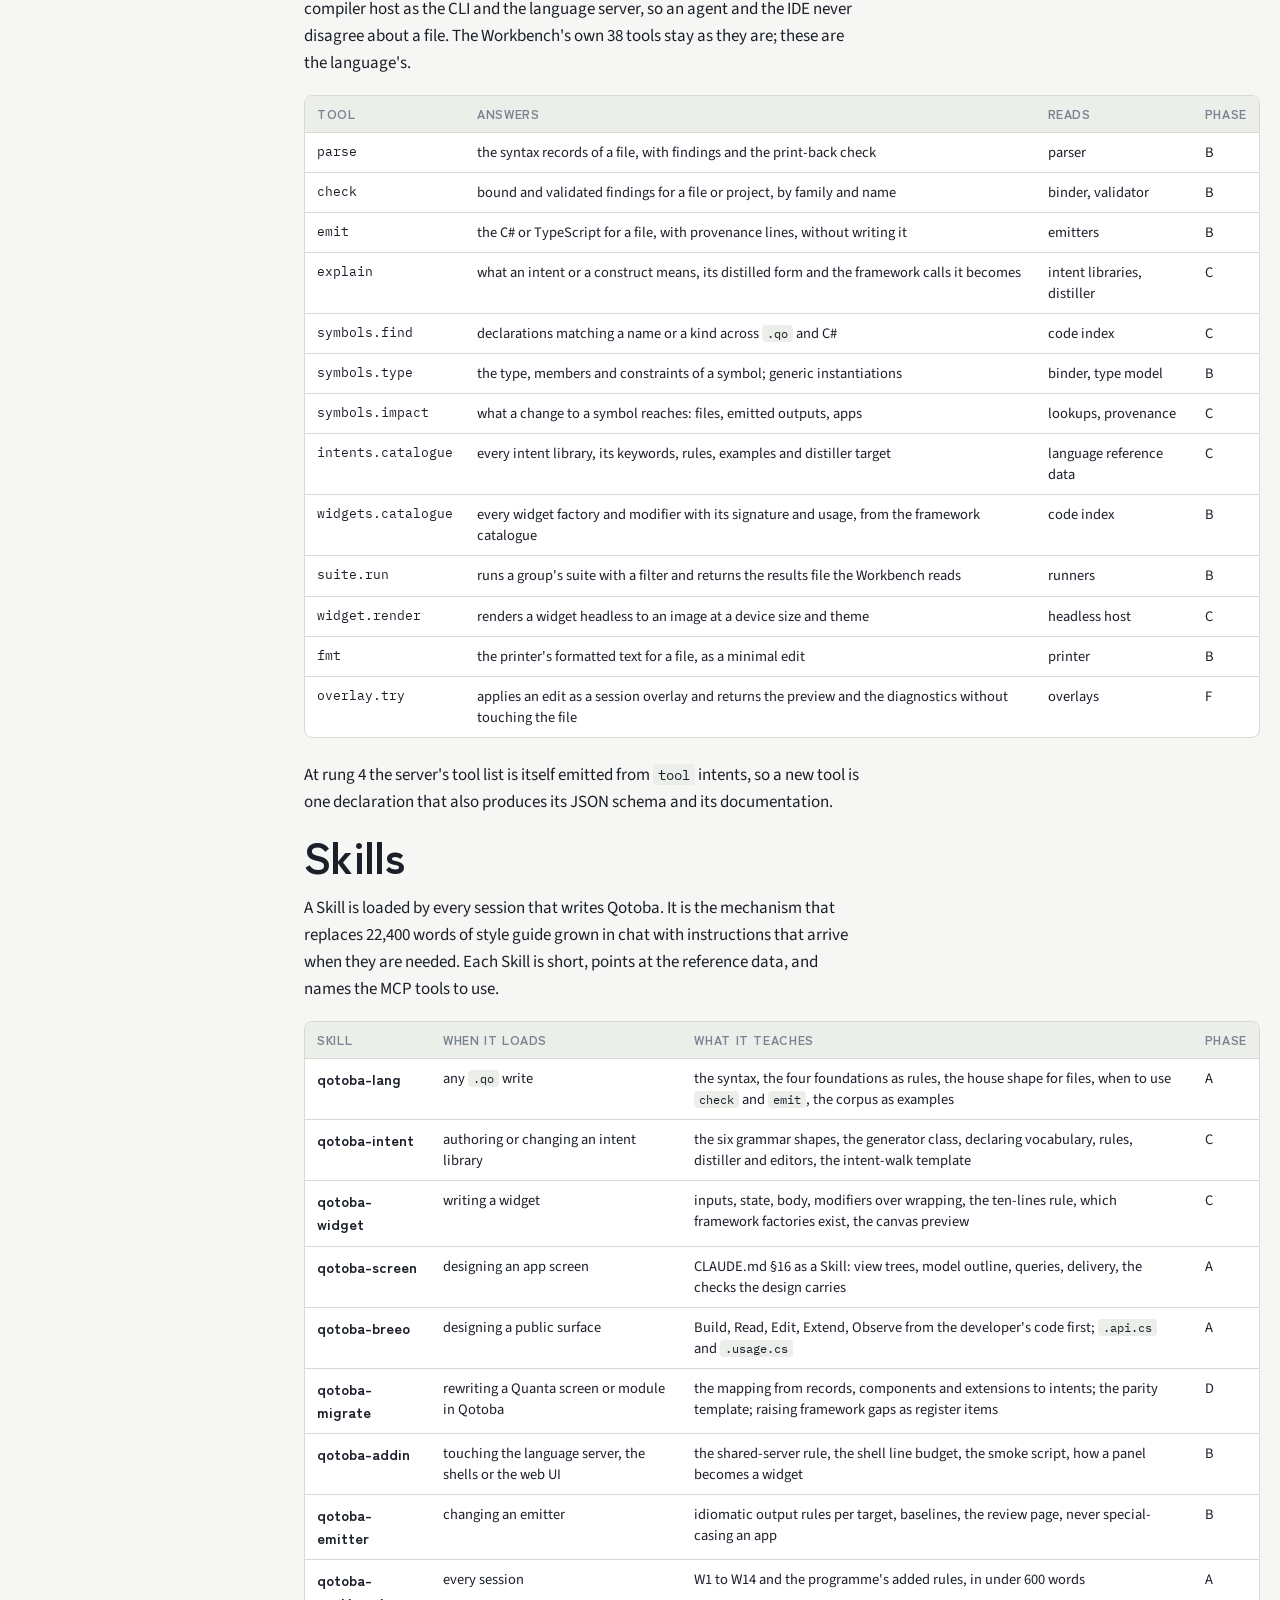
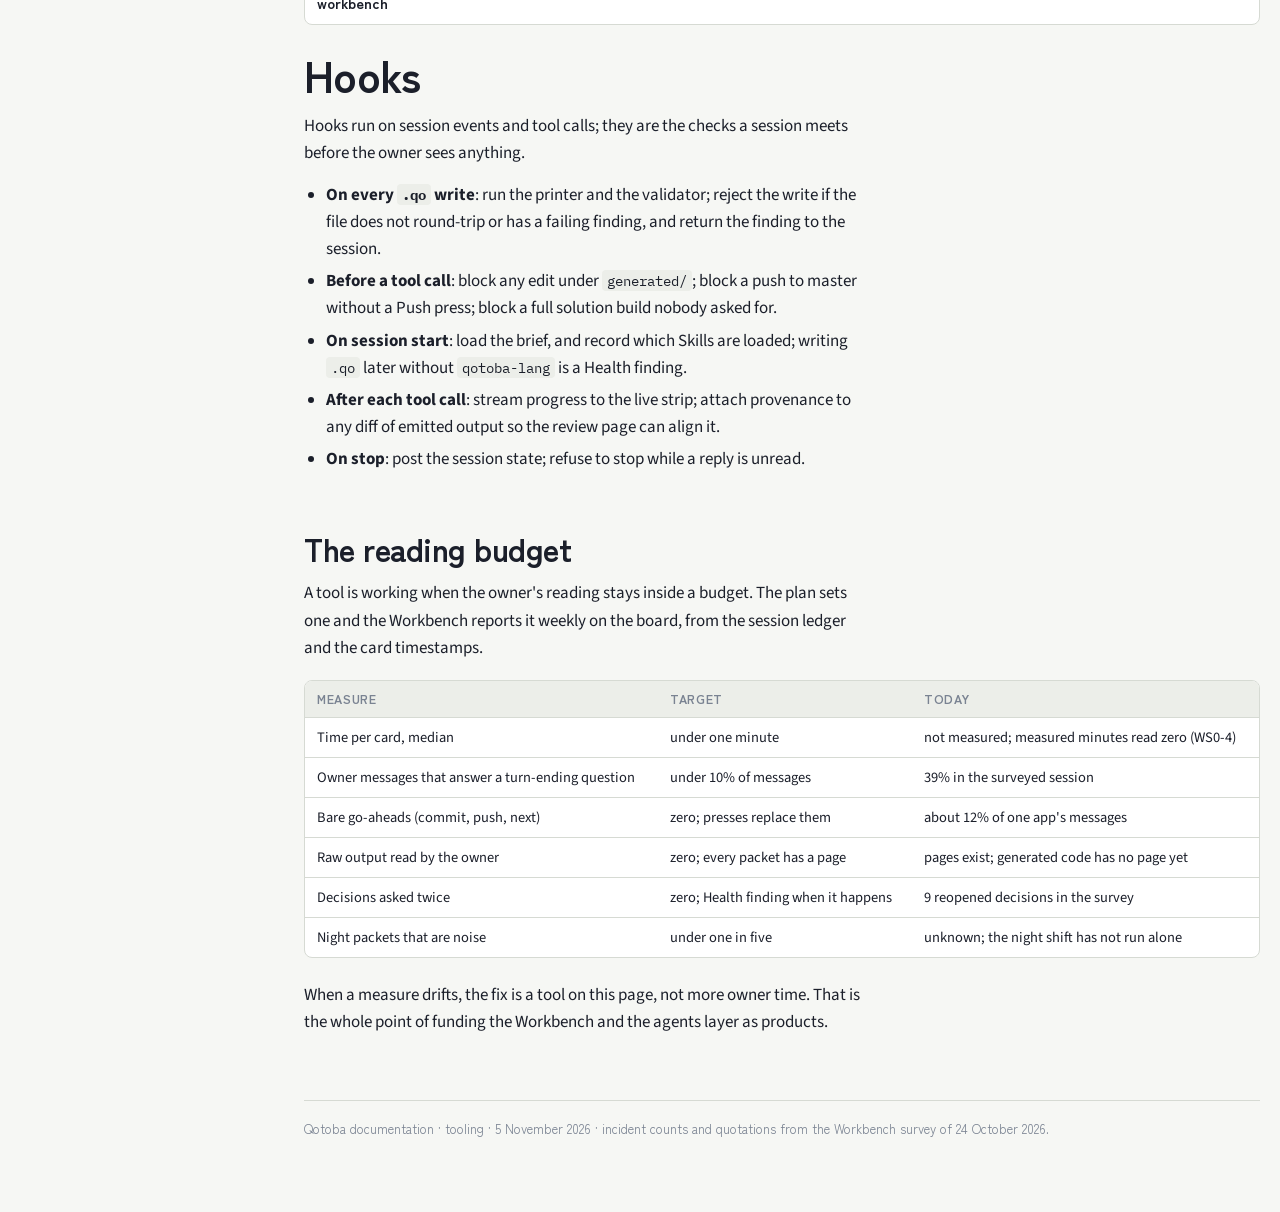
<file: docs/plan/tooling.html>
<!doctype html>
<html lang="en">
<head>
<meta charset="utf-8">
<meta name="viewport" content="width=device-width, initial-scale=1, viewport-fit=cover">
<title>Workbench and Agent Tooling</title>
<link rel="preconnect" href="https://fonts.googleapis.com">
<link rel="preconnect" href="https://fonts.gstatic.com" crossorigin>
<link rel="stylesheet" href="https://fonts.googleapis.com/css2?family=Zen+Kaku+Gothic+New:wght@500;700;900&family=Source+Sans+3:ital,wght@0,400;0,600;1,400&family=IBM+Plex+Mono:wght@400;600&display=swap">
<link rel="stylesheet" href="../assets/qotoba-docs.css">
<style>
.card-mock { max-width: 460px; border: 1px solid var(--rule); border-left: 5px solid var(--wb); border-radius: 12px; background: var(--surface); padding: 14px 16px; font-family: var(--display); font-size: 13.5px; line-height: 1.4; margin: 16px 0; }
.card-mock .top { display: flex; gap: 6px; flex-wrap: wrap; align-items: center; margin-bottom: 8px; }
.card-mock .hl { font-size: 16px; font-weight: 700; margin: 4px 0; }
.card-mock .why { color: var(--ink2); font-size: 13px; }
.gates { display: flex; gap: 6px; flex-wrap: wrap; margin: 10px 0; }
.gates span { font-size: 11px; padding: 3px 7px; border-radius: 5px; border: 1px solid var(--rule); background: var(--sunk); font-weight: 700; }
.gates .ok { color: var(--good); } .gates .w { color: var(--warn); }
.btns { display: flex; gap: 8px; flex-wrap: wrap; margin-top: 10px; }
.btns span { padding: 7px 12px; border-radius: 8px; border: 1px solid var(--rule); font-weight: 700; font-size: 12.5px; }
.btns .primary { background: var(--wb); color: #fff; border-color: var(--wb); }
table.tools td:first-child { font-family: var(--mono); font-size: 12.5px; white-space: nowrap; }
.seq { display: grid; grid-template-columns: 34px repeat(4, minmax(120px, 1fr)); gap: 6px 8px; font-family: var(--display); font-size: 13px; min-width: 640px; }
.seq .h { font-weight: 700; font-size: 12px; text-transform: uppercase; letter-spacing: 0.06em; color: var(--ink); text-align: center; border-bottom: 2px solid var(--rule); padding-bottom: 6px; }
.seq .k { color: var(--ink3); font-variant-numeric: tabular-nums; text-align: right; padding-top: 6px; }
.seq .b { border-radius: 6px; padding: 6px 9px; background: color-mix(in srgb, var(--wb) 11%, var(--surface)); border: 1px solid color-mix(in srgb, var(--wb) 45%, var(--rule)); color: var(--ink); line-height: 1.35; }
.seq .b.o { background: color-mix(in srgb, var(--accent) 10%, var(--surface)); border-color: color-mix(in srgb, var(--accent) 45%, var(--rule)); }
.seq .b.a { background: color-mix(in srgb, var(--agents) 12%, var(--surface)); border-color: color-mix(in srgb, var(--agents) 45%, var(--rule)); }
.seq .b em { font-style: normal; color: var(--ink3); font-size: 12px; display: block; }
</style>
</head>
<body>
<div class="page">
<nav class="toc" aria-label="Contents">
  <a class="brand" href="../index.html"><span class="mark">言</span><span><b>Qotoba</b><span>documentation</span></span></a>
  <ol>
    <li><a class="p" href="#problem"><i style="background:var(--bad)"></i>The overload problem</a></li>
    <li><a class="p" href="#loop"><i style="background:var(--wb)"></i>One task, start to finish</a></li>
    <li><a class="p" href="#inventory"><i></i>Tool inventory</a></li>
    <li><a class="p" href="#gates"><i></i>Gates</a></li>
    <li><a class="p" href="#pages"><i></i>Pages and cards</a></li>
    <li><a class="p" href="#panel"><i style="background:var(--ade)"></i>The IDE panel</a></li>
    <li><a class="p" href="#mcp"><i style="background:var(--agents)"></i>MCP tools</a></li>
    <li><a class="p" href="#skills"><i style="background:var(--agents)"></i>Skills</a></li>
    <li><a class="p" href="#hooks"><i style="background:var(--agents)"></i>Hooks</a></li>
    <li><a class="p" href="#budget"><i></i>The reading budget</a></li>
  </ol>
  <div class="back"><a href="programme.html">← Programme plan</a><br><a href="../index.html">← All documents</a></div>
</nav>

<main>
<header class="hero">
  <div class="eyebrow">Plan · part 4 of 5 · the tools that keep the owner deciding, not reading · 5 November 2026</div>
  <h1>Workbench and Agent Tooling</h1>
  <p class="lede">Building five products and four apps with agents produces more output than one person can read. This page lists every tool the plan needs so the owner's work stays simple: what exists, what is adapted, what is new, and the measurement that says whether it is working.</p>
</header>

<section>
<h2 id="problem">The overload problem, measured</h2>
<p>The Workbench exists because of a survey of 55 sessions over 56 days. Its summary: "Your time went into reading and correcting rather than deciding. Claude was not checked by anything except you. Knowledge lived in chats and drifted across branches. And there was no unit of review bigger than a message and smaller than a month." The Qotoba programme adds a new kind of output on top: generated code in two languages, which nobody wrote and which must still be judged.</p>
<div class="stats">
  <div><b>302</b><span>incidents in 20 kinds across the surveyed sessions</span></div>
  <div><b>~50 h</b><span>of owner time priced to eight patterns: unattended runs, question drip, rubber stamps, pasted hand-offs, rules in chat, lost context, buried questions, colliding branches</span></div>
  <div><b>244 / 633</b><span>owner messages in one session that answered a turn-ending question</span></div>
  <div><b>&lt; 1 min</b><span>the Workbench's target for every decision, on a phone</span></div>
</div>
<p>The governing requirement, in the owner's words: "i do not mind even up to 8-10 hrs of review - the main issue is how easy it is to review." Volume is acceptable; friction is not. Every tool below is justified by one of the twenty incident kinds it removes, or by the new generated-code review load it absorbs.</p>
</section>

<section class="part wb">
<div class="eyebrow">The loop</div>
<h2 id="loop">One task, start to finish</h2>
<p>The sequence shows a single Qotoba task, "the hover service as a Qotoba service", moving through the tools. Everything the owner touches is in the first column; everything that reads raw output is a machine.</p>
<div class="diagram">
  <div class="seq">
    <div></div><div class="h">Owner</div><div class="h">Workbench</div><div class="h">Session</div><div class="h">Agents layer</div>
    <div class="k">1</div><div class="b o">Presses Approve on the design packet (BREEO walk of the service)</div><div class="b">Records the ruling; creates the task's lane; schedules it for the night</div><div></div><div></div>
    <div class="k">2</div><div></div><div class="b">Starts the session in a registered worktree; delivers the brief with twelve rulings and the Skill list</div><div class="b">Reads the brief; loads the Qotoba Skill</div><div class="b a">Skill: how to write a <code>services</code> intent in the house shape</div>
    <div class="k">3</div><div></div><div></div><div class="b">Writes <code>HoverService.qo</code>; plans units with their checks</div><div class="b a">Hook: formats and checks on every write; MCP: <code>check</code>, <code>emit</code>, <code>explain</code></div>
    <div class="k">4</div><div></div><div class="b">Gates run: suites · emitter baseline · target build · add-in smoke · self-host share</div><div class="b">Fixes a baseline drift itself (first self-repair); reruns</div><div></div>
    <div class="k">5</div><div></div><div class="b">Draws the packet: units, gates, the generated-code review page, departures, follow-ups</div><div class="b">Draws the commit page naming its files; starts the wait</div><div></div>
    <div class="k">6</div><div class="b o">Morning: reads the card in the IDE panel; opens the review page; sees source beside emitted C#; presses Approve, then Merge</div><div class="b">Turns the press into an exact instruction; delivers it</div><div class="b">Commits the named files; merges; removes the worktree</div><div></div>
    <div class="k">7</div><div></div><div class="b">Self-host ledger updates; board and forecast move; Health checks the packet's follow-ups have IDs</div><div></div><div></div>
  </div>
  <div class="cap">Blue: the owner's two touches, one in the evening and one in the morning. Orange: the Workbench. Green: the agents layer. The owner read one card and one page.</div>
</div>
</section>

<section>
<h2 id="inventory">Tool inventory</h2>
<p>Every tool the plan relies on, with its state. "Exists" means built in the Quanta Workbench today; "adapt" means an existing mechanism extended for the language; "new" means built under this plan, with its workstream task.</p>
<div class="tw"><table class="wide">
<thead><tr><th>Tool</th><th>What it does for the owner</th><th>Removes which incident</th><th>State</th><th>Task</th></tr></thead>
<tbody>
<tr><td><b>Brief</b></td><td>Every session starts knowing the project, task, rulings, open cards and how to work</td><td>Lost context (8), not the Quanta way (56), reopened decisions (9)</td><td><span class="st good">exists</span> adapt: Skill list, Qotoba project</td><td>WS0-3</td></tr>
<tr><td><b>Rulings store</b></td><td>Decisions recorded in the owner's words, searched before any proposal</td><td>Same design redone (13), reopened (9)</td><td><span class="st good">exists</span></td><td>—</td></tr>
<tr><td><b>Cards and question pages</b></td><td>One decision per card; related questions on one page with one box each</td><td>Too many small questions (5), decided for the owner (11), misread (20)</td><td><span class="st good">exists</span></td><td>—</td></tr>
<tr><td><b>Packets</b></td><td>One review page per task: what changed, units, gates, departures, follow-ups</td><td>Said done when not (17), claimed without checking (28), built more than asked (26)</td><td><span class="st good">exists</span> adapt: language gates and the review page</td><td>WS6-3, WS6-5</td></tr>
<tr><td><b>Five gates</b></td><td>suites, timing, screen, surface, parity worked out from data</td><td>Tests missed it (10), made it slower (3), dropped a feature (9)</td><td><span class="st good">exists</span> <span class="st warn">timing and surface wait</span></td><td>WS6-6</td></tr>
<tr><td><b>Language gates</b></td><td>parse round-trip, emitter baseline, target build, add-in smoke, self-host share</td><td>the new generated-code load</td><td><span class="st neutral">new</span></td><td>WS6-3</td></tr>
<tr><td><b>Generated-code review page</b></td><td>Source beside output by provenance; baseline diff folded</td><td>the new generated-code load</td><td><span class="st neutral">new</span></td><td>WS6-5</td></tr>
<tr><td><b>Commit, merge, push presses</b></td><td>Git only on a delivered press; what git reports is shown, never acted on</td><td>Process overhead (21), rubber stamps</td><td><span class="st good">exists</span> <span class="st bad">branch = task assumption</span></td><td>WS6-1</td></tr>
<tr><td><b>Night shift</b></td><td>Three sessions build approved designs 22:00 to 07:00; a night approved by one card</td><td>Slow iteration (11), long unattended runs</td><td><span class="st good">exists</span> <span class="st bad">never run alone</span></td><td>WS6-2</td></tr>
<tr><td><b>Health</b></td><td>Findings: IDs no register holds, tasks done without proof, framework entries naming an app, Qotoba written without the Skill</td><td>Register IDs out of sync (5), claims</td><td><span class="st good">exists</span> adapt: Skill finding</td><td>WS7-3</td></tr>
<tr><td><b>Code index</b></td><td>"What exists for X" in milliseconds, replacing the hanging catalogue scan; extended to <code>.qo</code></td><td>Same design redone, hard-to-read reports</td><td><span class="st neutral">designed</span> (slice 3)</td><td>WS6-6, WS6-8</td></tr>
<tr><td><b>Design review screen</b></td><td>Prototype, compiler-coloured code, model, stacked; Approve, Change or Ask</td><td>Coded before design agreed (6), misread</td><td><span class="st neutral">designed</span> (slice 3)</td><td>WS6-6</td></tr>
<tr><td><b>IDE panel</b></td><td>Inbox, project page and current packet inside Rider and VS Code</td><td>the "no fourth place" rule; context switches</td><td><span class="st neutral">new</span></td><td>WS6-7</td></tr>
<tr><td><b>Self-host ledger</b></td><td>Generated against hand-written lines per product, on the docs home</td><td>the programme's own goal, made visible</td><td><span class="st neutral">new</span></td><td>WS4-10</td></tr>
<tr><td><b>Multi-repo projects</b></td><td>One task across the monorepo, Quanta and an app repo, one packet</td><td>colliding branches</td><td><span class="st neutral">new</span></td><td>WS6-4</td></tr>
<tr><td><b>MCP server</b></td><td>Lets a session parse, check, emit and explain without guessing</td><td>Not the Quanta way, claimed without checking</td><td><span class="st neutral">new</span></td><td>WS7-2</td></tr>
<tr><td><b>Skills pack</b></td><td>Teaches the language and the house methods once, loaded by every session</td><td>Not the Quanta way (56), rules in chat</td><td><span class="st neutral">new</span></td><td>WS7-1</td></tr>
<tr><td><b>Hooks</b></td><td>Format and check on write; generated folder read-only; provenance on diffs</td><td>Claimed without checking; edits in the wrong place</td><td><span class="st neutral">new</span></td><td>WS7-3</td></tr>
<tr><td><b>Agent evaluation suite</b></td><td>A score for how well sessions write Qotoba, trended per Skills change</td><td>drift in the dialect</td><td><span class="st neutral">new</span></td><td>WS7-5</td></tr>
</tbody></table></div>
</section>

<section>
<h2 id="gates">Gates</h2>
<p>A gate is worked out from data, never typed. The five existing gates stay. The plan adds five language gates, each with its evidence chip on the packet and its warn and fail rules. A packet is held while any gate warns.</p>
<div class="tw"><table class="wide">
<thead><tr><th>Gate</th><th>What it checks</th><th>Evidence on the card</th><th>Warn</th><th>Fail</th></tr></thead>
<tbody>
<tr><td><b>Suites</b> (exists)</td><td>Every unit's proving checks green in the latest run</td><td>passed · failed · skipped</td><td>a skip</td><td>a failure</td></tr>
<tr><td><b>Timing</b> (exists, waits on benchmarks)</td><td>Data-heavy changes timed against the old build</td><td>before → after ms</td><td>slower by 10%</td><td>slower by 25%</td></tr>
<tr><td><b>Screen</b> (exists)</td><td>Screenshots of touched pages against goldens</td><td>n pages · diffs</td><td>a diff without approval</td><td>a page that fails to render</td></tr>
<tr><td><b>Surface</b> (exists, waits on the code index)</td><td>New public types against the approved API surface</td><td>n helpers added</td><td>one helper class or five methods</td><td>more, unlisted</td></tr>
<tr><td><b>Parity</b> (exists)</td><td>Nothing dropped in a rewrite</td><td>features before · after</td><td>a feature moved</td><td>a feature missing</td></tr>
<tr><td><b>Round-trip</b> (new)</td><td>Every <code>.qo</code> file in the change prints back to its source after parse; thirty seeded mutations still parse</td><td>n files · n mutations</td><td>—</td><td>any mismatch</td></tr>
<tr><td><b>Emitter baseline</b> (new)</td><td>Emitted C# and TypeScript for the corpus against golden baselines</td><td>n files changed · diff folded on the review page</td><td>any change not named in the packet</td><td>a change in a file outside the task's scope</td></tr>
<tr><td><b>Target build</b> (new)</td><td>Emitted output builds with <code>dotnet build</code> (warnings as errors) and <code>tsc --strict</code></td><td>C# ✓ · TS ✓</td><td>a new warning suppressed</td><td>a build failure</td></tr>
<tr><td><b>Add-in smoke</b> (new)</td><td>The scripted session (open, edit, diagnostics, complete, hover, go-to, format) in VS Code and Rider headless</td><td>VS Code ✓ · Rider ✓ · n steps</td><td>a step slower than 2 s</td><td>a step fails</td></tr>
<tr><td><b>Self-host share</b> (new)</td><td>Generated against hand-written lines for the touched product, against the previous merge</td><td>share before → after</td><td>a fall of one point</td><td>a fall of five points</td></tr>
</tbody></table></div>
</section>

<section>
<h2 id="pages">Pages and cards the programme adds</h2>
<p>Every page kind that will recur becomes a template before its second copy is written (D078). These are the templates the programme needs beyond commit, merge, push, questions and packet.</p>
<div class="tw"><table>
<thead><tr><th>Template</th><th>Drawn when</th><th>Shows</th></tr></thead>
<tbody>
<tr><td><b>generated-review</b></td><td>a packet touches an emitter, a distiller or an intent library</td><td>each changed corpus file: <code>.qo</code> source on the left, emitted output on the right, aligned by provenance; the baseline diff folded below; a line count delta</td></tr>
<tr><td><b>foundation</b></td><td>one of the thirteen programme decisions is asked</td><td>the options as Qotoba code, the C# and TypeScript each would emit, the trade-offs in three lines each, a recommendation marked</td></tr>
<tr><td><b>intent-walk</b></td><td>a new intent library is designed</td><td>the BREEO walk: the code a developer writes, what it distils to, the editors and rules it declares</td></tr>
<tr><td><b>screen-walk</b></td><td>an app screen is designed (§16)</td><td>view trees, model outline, queries, delivery, with the checks the walk carries</td></tr>
<tr><td><b>parity</b></td><td>an app rewrite task draws its packet</td><td>the reference version's features and checks against the Qotoba version's, with screenshots side by side</td></tr>
<tr><td><b>phase-gate</b></td><td>a phase's exit criteria are claimed</td><td>each criterion with its evidence; the recalibrated estimates for the next phase</td></tr>
<tr><td><b>night</b></td><td>every evening</td><td>the tasks proposed for the night, sessions, what each will build, one Approve</td></tr>
</tbody></table></div>
<p>A card for an emitter change, as the owner would see it in the morning:</p>
<div class="card-mock">
  <div class="top"><span class="st wb">Packet</span><span class="st neutral">Qotoba · Emitters lane · night</span><span class="st neutral">unblocks 2</span></div>
  <div class="hl">Hover shows the generated C# for widget bodies</div>
  <div class="why">WS4-8 · hover service as a Qotoba service. The service is now declared in <code>HoverService.qo</code> and emitted; 212 hand-written lines removed.</div>
  <div class="gates"><span class="ok">✓ Suites</span><span class="ok">✓ Round-trip</span><span class="ok">✓ Baseline</span><span class="ok">✓ Build</span><span class="ok">✓ Smoke</span><span class="ok">✓ Self-host 41% → 47%</span><span class="w">! Surface</span></div>
  <div class="why">Surface: 1 helper added, <code>HoverRenderer</code>, justified on the page ›</div>
  <div class="btns"><span class="primary">Approve &amp; merge</span><span>Ask for changes</span><span>Open review</span></div>
</div>
<p class="src">Figures illustrative. The gate chips, the self-host delta and the helper line come from the packet's data, never typed.</p>
</section>

<section class="part ade">
<div class="eyebrow">In the IDE</div>
<h2 id="panel">The IDE panel</h2>
<p>The owner's working rule is three places and no fourth: Claude Code, the IDE and the Workbench. The add-ins let the Workbench be a panel in the IDE, from the same web UI bundle the ADE panels use, so a card is pressed where the code is read.</p>
<figure>
  <div class="canvas">
  <svg viewBox="0 0 900 260" role="img" aria-label="An IDE window with three panels: the editor showing a .qo file, a right-hand ADE panel with inspector and generated code, and a bottom Workbench panel listing inbox cards with Approve and Change buttons; arrows show the panel reading the Workbench server on port 5190 and the editor talking to the language server.">
    <defs><marker id="ar" viewBox="0 0 10 10" refX="9" refY="5" markerWidth="7" markerHeight="7" orient="auto-start-reverse"><path d="M0 0 L10 5 L0 10 z" fill="currentColor"/></marker></defs>
    <g font-family="Zen Kaku Gothic New, Segoe UI, sans-serif" font-size="12" fill="currentColor">
      <rect x="20" y="20" width="620" height="220" rx="8" fill="none" stroke="currentColor" stroke-width="1.5"/>
      <rect x="20" y="20" width="620" height="22" rx="8" style="fill:var(--sunk)" stroke="currentColor" stroke-width="1"/><text x="32" y="36" font-weight="700" font-size="11">Rider or VS Code · Dope · MoviesPage.qo</text>
      <rect x="30" y="52" width="360" height="110" rx="4" fill="none" stroke="currentColor" stroke-dasharray="3 3"/><text x="40" y="70" font-family="IBM Plex Mono, monospace" font-size="11">widget MoviesPage {</text><text x="40" y="86" font-family="IBM Plex Mono, monospace" font-size="11">  films: view.Library</text><text x="40" y="102" font-family="IBM Plex Mono, monospace" font-size="11">  body = PillarPage(films |&gt; cards)</text><text x="40" y="118" font-family="IBM Plex Mono, monospace" font-size="11">}</text><text x="40" y="150" font-size="10.5" opacity=".75">diagnostics · completion · hover · go to generated</text>
      <rect x="400" y="52" width="230" height="110" rx="4" style="fill:var(--surface);stroke:var(--ade)" stroke-width="1.5"/><text x="410" y="70" font-weight="700" font-size="11" style="fill:var(--ade)">ADE panel</text><text x="410" y="88" font-size="11">Inspector · films: [Film] · 1,356 rows</text><text x="410" y="104" font-size="11">Generated C# · MoviesPage.g.cs · 41 lines</text><text x="410" y="120" font-size="11">Canvas · phone · dark</text><text x="410" y="150" font-size="10.5" opacity=".75">rung 2: this panel is emitted from Qotoba</text>
      <rect x="30" y="172" width="600" height="60" rx="4" style="fill:var(--surface);stroke:var(--wb)" stroke-width="1.5"/><text x="40" y="190" font-weight="700" font-size="11" style="fill:var(--wb)">Workbench panel · Inbox · 3 cards</text><text x="40" y="208" font-size="11">▸ Packet · Hover shows generated C# · ✓✓✓✓✓ ! · [Approve &amp; merge] [Change]</text><text x="40" y="224" font-size="11">▸ Question · nullability in extern members · 2 options · unblocks 4</text>
      <rect x="700" y="60" width="180" height="50" rx="8" fill="none" style="stroke:var(--lang)" stroke-width="1.5"/><text x="790" y="81" text-anchor="middle" font-weight="700">Language server</text><text x="790" y="98" text-anchor="middle" font-size="11">C# · LSP</text>
      <rect x="700" y="160" width="180" height="50" rx="8" fill="none" style="stroke:var(--wb)" stroke-width="1.5"/><text x="790" y="181" text-anchor="middle" font-weight="700">Workbench server</text><text x="790" y="198" text-anchor="middle" font-size="11">localhost:5190</text>
      <g stroke="currentColor" stroke-width="1.3" fill="none" marker-end="url(#ar)" marker-start="url(#ar)"><line x1="640" y1="85" x2="698" y2="85"/><line x1="640" y1="200" x2="698" y2="190"/></g>
    </g>
  </svg>
  </div>
  <figcaption><b>Three places become two.</b> The Workbench panel reads the same server as the web app; a press here is the same press. The ADE panel is the first thing Qotoba generates about itself.</figcaption>
</figure>
<p>Scope for the first release: the inbox with its buttons, the project page with its three presses, and the current task's packet. The board, timeline and registers stay on the web app until the panel proves itself. The panel is a widget intent from rung 2 onward, which makes it the second self-hosted piece after the generated-code view.</p>
</section>

<section class="part agents">
<div class="eyebrow">Agents</div>
<h2 id="mcp">MCP tools</h2>
<p>The Qotoba MCP server gives a session facts instead of guesses. It runs the same compiler host as the CLI and the language server, so an agent and the IDE never disagree about a file. The Workbench's own 38 tools stay as they are; these are the language's.</p>
<div class="tw"><table class="wide tools">
<thead><tr><th>Tool</th><th>Answers</th><th>Reads</th><th>Phase</th></tr></thead>
<tbody>
<tr><td>parse</td><td>the syntax records of a file, with findings and the print-back check</td><td>parser</td><td>B</td></tr>
<tr><td>check</td><td>bound and validated findings for a file or project, by family and name</td><td>binder, validator</td><td>B</td></tr>
<tr><td>emit</td><td>the C# or TypeScript for a file, with provenance lines, without writing it</td><td>emitters</td><td>B</td></tr>
<tr><td>explain</td><td>what an intent or a construct means, its distilled form and the framework calls it becomes</td><td>intent libraries, distiller</td><td>C</td></tr>
<tr><td>symbols.find</td><td>declarations matching a name or a kind across <code>.qo</code> and C#</td><td>code index</td><td>C</td></tr>
<tr><td>symbols.type</td><td>the type, members and constraints of a symbol; generic instantiations</td><td>binder, type model</td><td>B</td></tr>
<tr><td>symbols.impact</td><td>what a change to a symbol reaches: files, emitted outputs, apps</td><td>lookups, provenance</td><td>C</td></tr>
<tr><td>intents.catalogue</td><td>every intent library, its keywords, rules, examples and distiller target</td><td>language reference data</td><td>C</td></tr>
<tr><td>widgets.catalogue</td><td>every widget factory and modifier with its signature and usage, from the framework catalogue</td><td>code index</td><td>B</td></tr>
<tr><td>suite.run</td><td>runs a group's suite with a filter and returns the results file the Workbench reads</td><td>runners</td><td>B</td></tr>
<tr><td>widget.render</td><td>renders a widget headless to an image at a device size and theme</td><td>headless host</td><td>C</td></tr>
<tr><td>fmt</td><td>the printer's formatted text for a file, as a minimal edit</td><td>printer</td><td>B</td></tr>
<tr><td>overlay.try</td><td>applies an edit as a session overlay and returns the preview and the diagnostics without touching the file</td><td>overlays</td><td>F</td></tr>
</tbody></table></div>
<p>At rung 4 the server's tool list is itself emitted from <code>tool</code> intents, so a new tool is one declaration that also produces its JSON schema and its documentation.</p>

<h2 id="skills">Skills</h2>
<p>A Skill is loaded by every session that writes Qotoba. It is the mechanism that replaces 22,400 words of style guide grown in chat with instructions that arrive when they are needed. Each Skill is short, points at the reference data, and names the MCP tools to use.</p>
<div class="tw"><table>
<thead><tr><th>Skill</th><th>When it loads</th><th>What it teaches</th><th>Phase</th></tr></thead>
<tbody>
<tr><td><b>qotoba-lang</b></td><td>any <code>.qo</code> write</td><td>the syntax, the four foundations as rules, the house shape for files, when to use <code>check</code> and <code>emit</code>, the corpus as examples</td><td>A</td></tr>
<tr><td><b>qotoba-intent</b></td><td>authoring or changing an intent library</td><td>the six grammar shapes, the generator class, declaring vocabulary, rules, distiller and editors, the intent-walk template</td><td>C</td></tr>
<tr><td><b>qotoba-widget</b></td><td>writing a widget</td><td>inputs, state, body, modifiers over wrapping, the ten-lines rule, which framework factories exist, the canvas preview</td><td>C</td></tr>
<tr><td><b>qotoba-screen</b></td><td>designing an app screen</td><td>CLAUDE.md §16 as a Skill: view trees, model outline, queries, delivery, the checks the design carries</td><td>A</td></tr>
<tr><td><b>qotoba-breeo</b></td><td>designing a public surface</td><td>Build, Read, Edit, Extend, Observe from the developer's code first; <code>.api.cs</code> and <code>.usage.cs</code></td><td>A</td></tr>
<tr><td><b>qotoba-migrate</b></td><td>rewriting a Quanta screen or module in Qotoba</td><td>the mapping from records, components and extensions to intents; the parity template; raising framework gaps as register items</td><td>D</td></tr>
<tr><td><b>qotoba-addin</b></td><td>touching the language server, the shells or the web UI</td><td>the shared-server rule, the shell line budget, the smoke script, how a panel becomes a widget</td><td>B</td></tr>
<tr><td><b>qotoba-emitter</b></td><td>changing an emitter</td><td>idiomatic output rules per target, baselines, the review page, never special-casing an app</td><td>B</td></tr>
<tr><td><b>qotoba-workbench</b></td><td>every session</td><td>W1 to W14 and the programme's added rules, in under 600 words</td><td>A</td></tr>
</tbody></table></div>

<h2 id="hooks">Hooks</h2>
<p>Hooks run on session events and tool calls; they are the checks a session meets before the owner sees anything.</p>
<ul>
  <li><b>On every <code>.qo</code> write</b>: run the printer and the validator; reject the write if the file does not round-trip or has a failing finding, and return the finding to the session.</li>
  <li><b>Before a tool call</b>: block any edit under <code>generated/</code>; block a push to master without a Push press; block a full solution build nobody asked for.</li>
  <li><b>On session start</b>: load the brief, and record which Skills are loaded; writing <code>.qo</code> later without <code>qotoba-lang</code> is a Health finding.</li>
  <li><b>After each tool call</b>: stream progress to the live strip; attach provenance to any diff of emitted output so the review page can align it.</li>
  <li><b>On stop</b>: post the session state; refuse to stop while a reply is unread.</li>
</ul>
</section>

<section>
<h2 id="budget">The reading budget</h2>
<p>A tool is working when the owner's reading stays inside a budget. The plan sets one and the Workbench reports it weekly on the board, from the session ledger and the card timestamps.</p>
<div class="tw"><table>
<thead><tr><th>Measure</th><th>Target</th><th>Today</th></tr></thead>
<tbody>
<tr><td>Time per card, median</td><td>under one minute</td><td>not measured; measured minutes read zero (WS0-4)</td></tr>
<tr><td>Owner messages that answer a turn-ending question</td><td>under 10% of messages</td><td>39% in the surveyed session</td></tr>
<tr><td>Bare go-aheads (commit, push, next)</td><td>zero; presses replace them</td><td>about 12% of one app's messages</td></tr>
<tr><td>Raw output read by the owner</td><td>zero; every packet has a page</td><td>pages exist; generated code has no page yet</td></tr>
<tr><td>Decisions asked twice</td><td>zero; Health finding when it happens</td><td>9 reopened decisions in the survey</td></tr>
<tr><td>Night packets that are noise</td><td>under one in five</td><td>unknown; the night shift has not run alone</td></tr>
</tbody></table></div>
<p>When a measure drifts, the fix is a tool on this page, not more owner time. That is the whole point of funding the Workbench and the agents layer as products.</p>
</section>

<footer>Qotoba documentation · tooling · 5 November 2026 · incident counts and quotations from the Workbench survey of 24 October 2026.</footer>
</main>
</div>
</body>
</html>
</file>
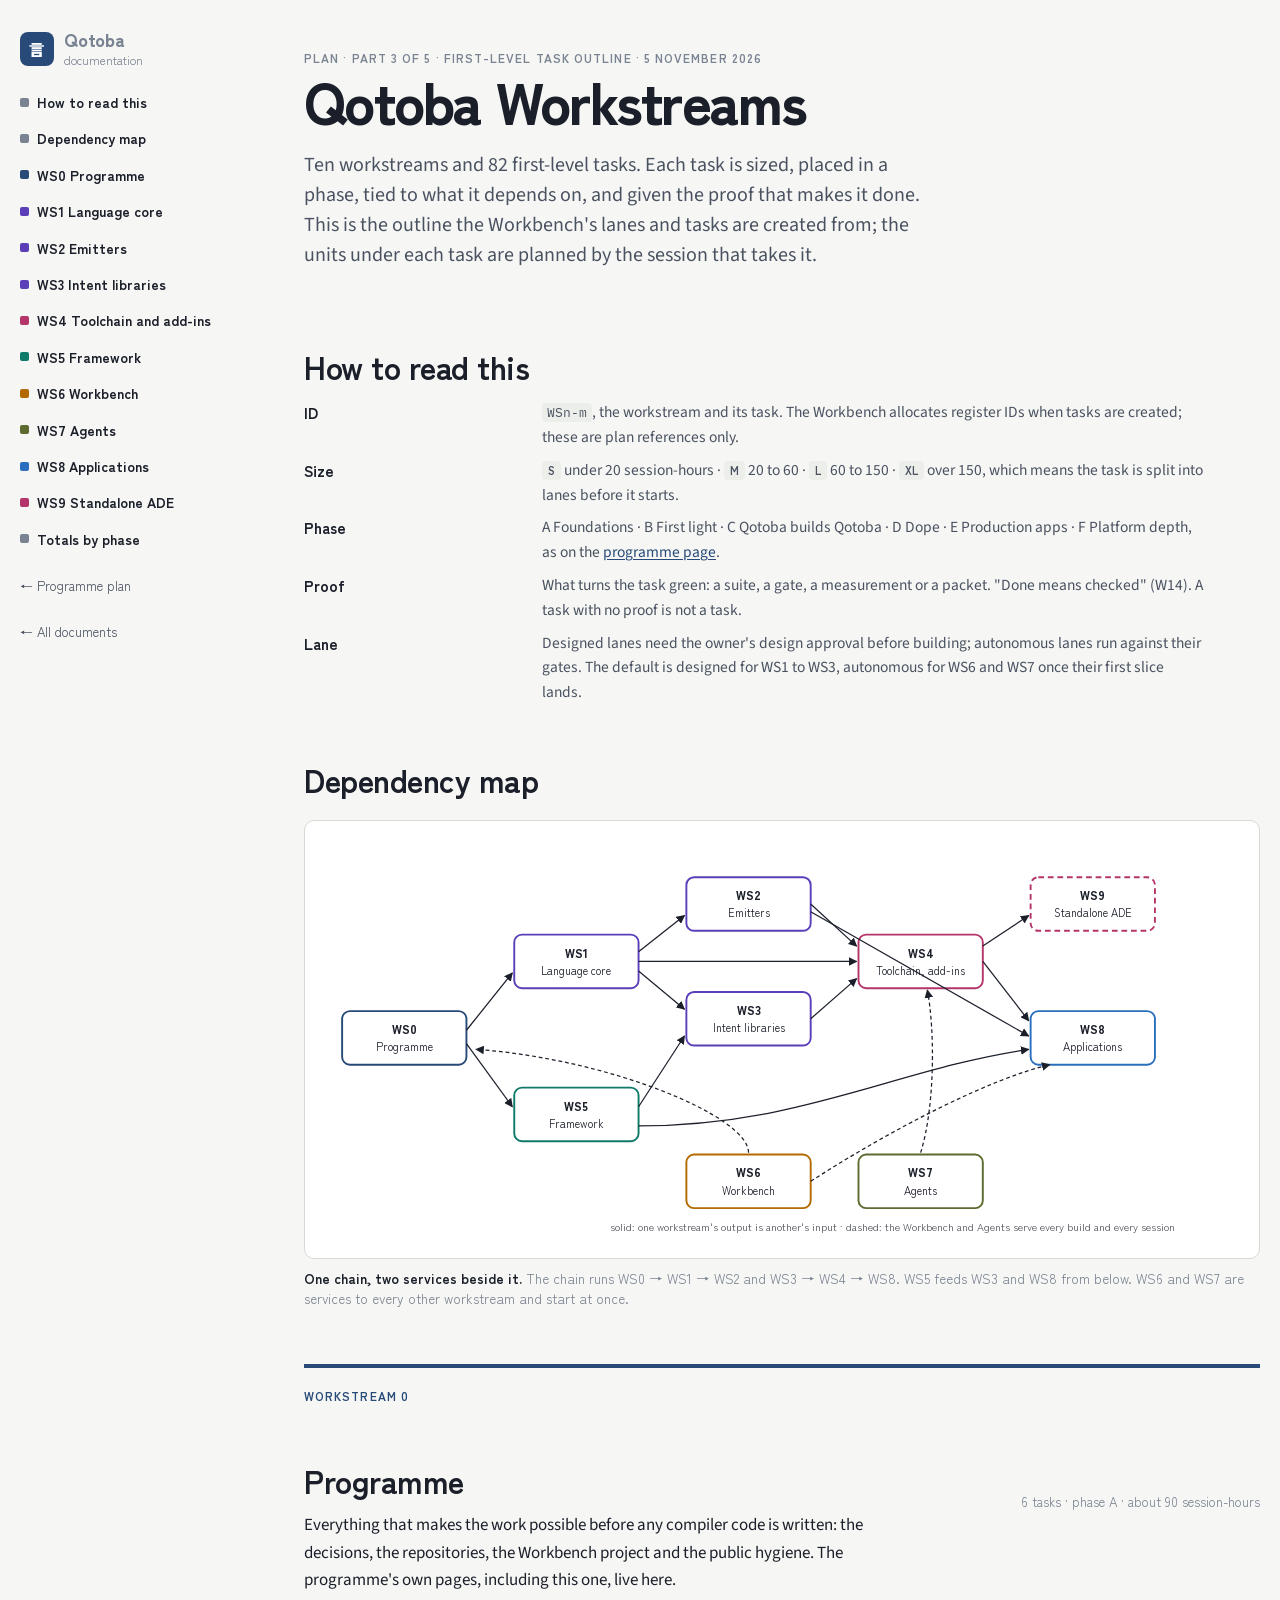
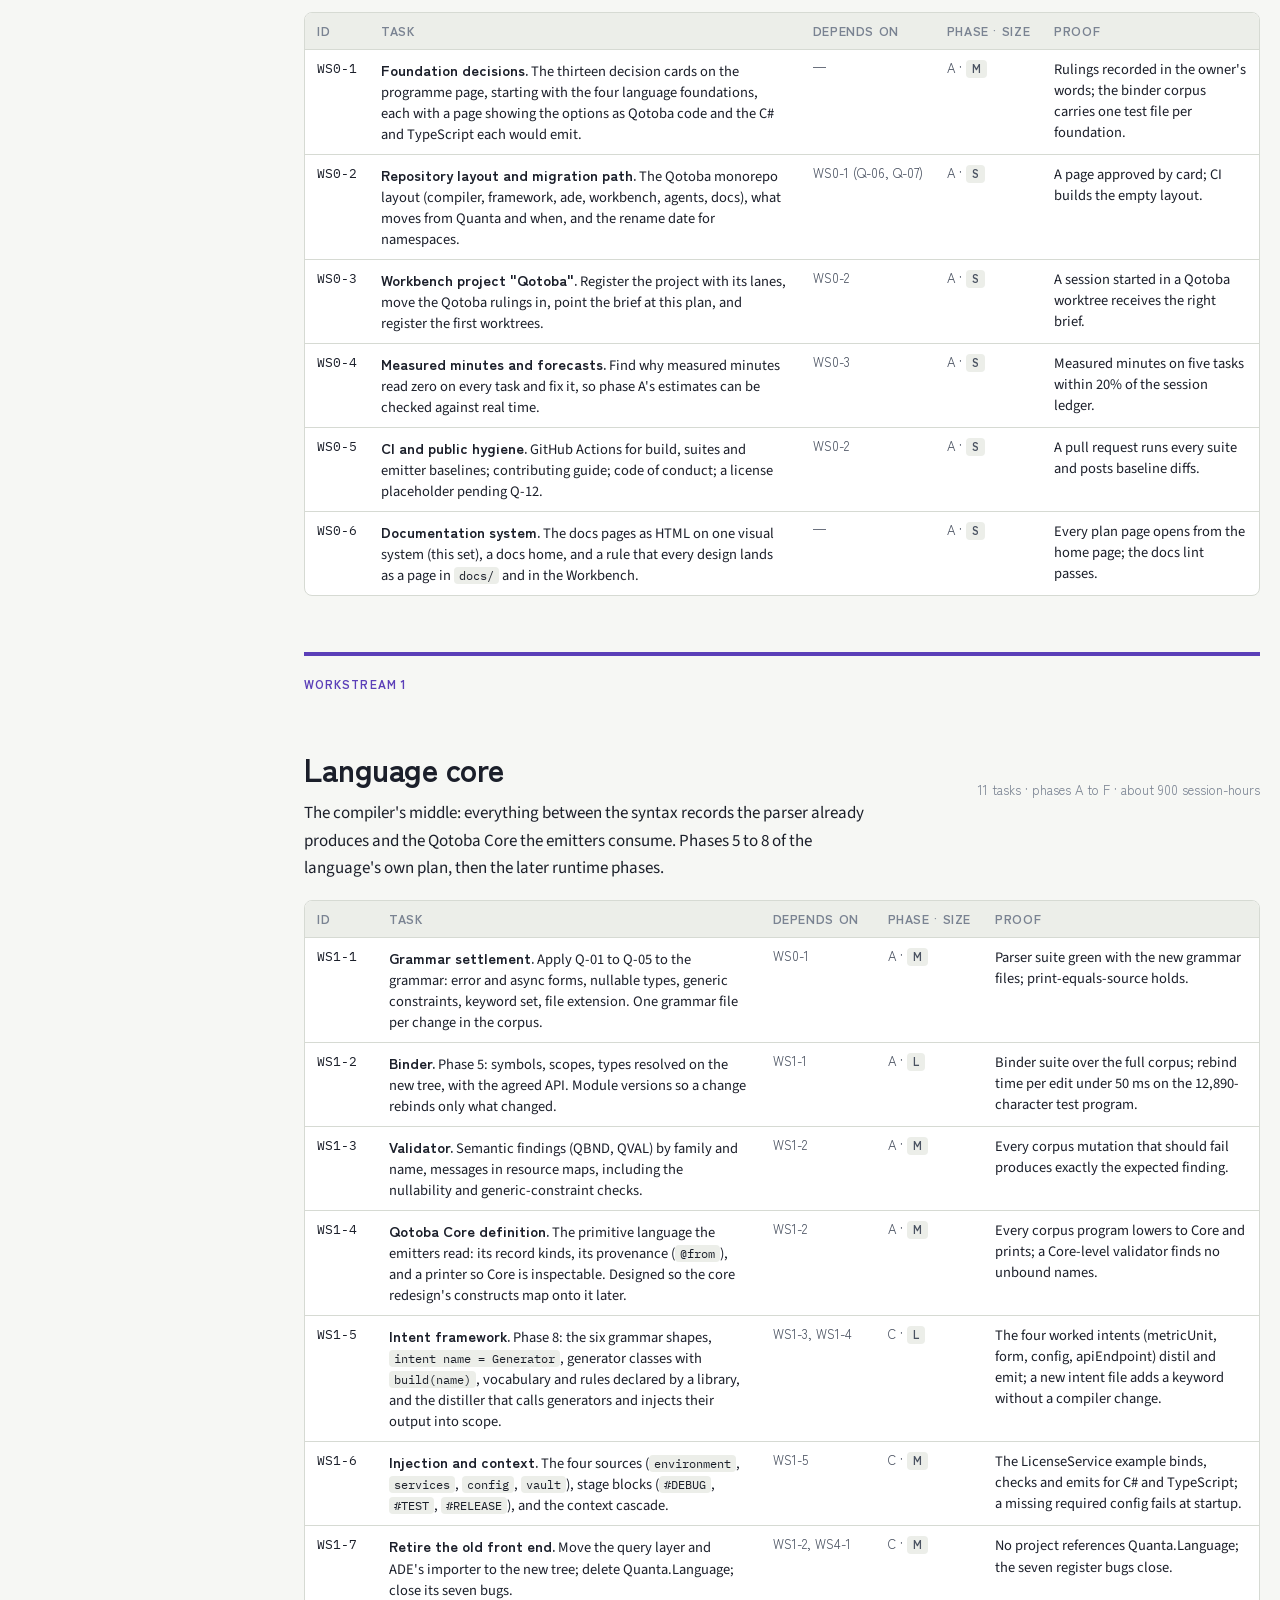
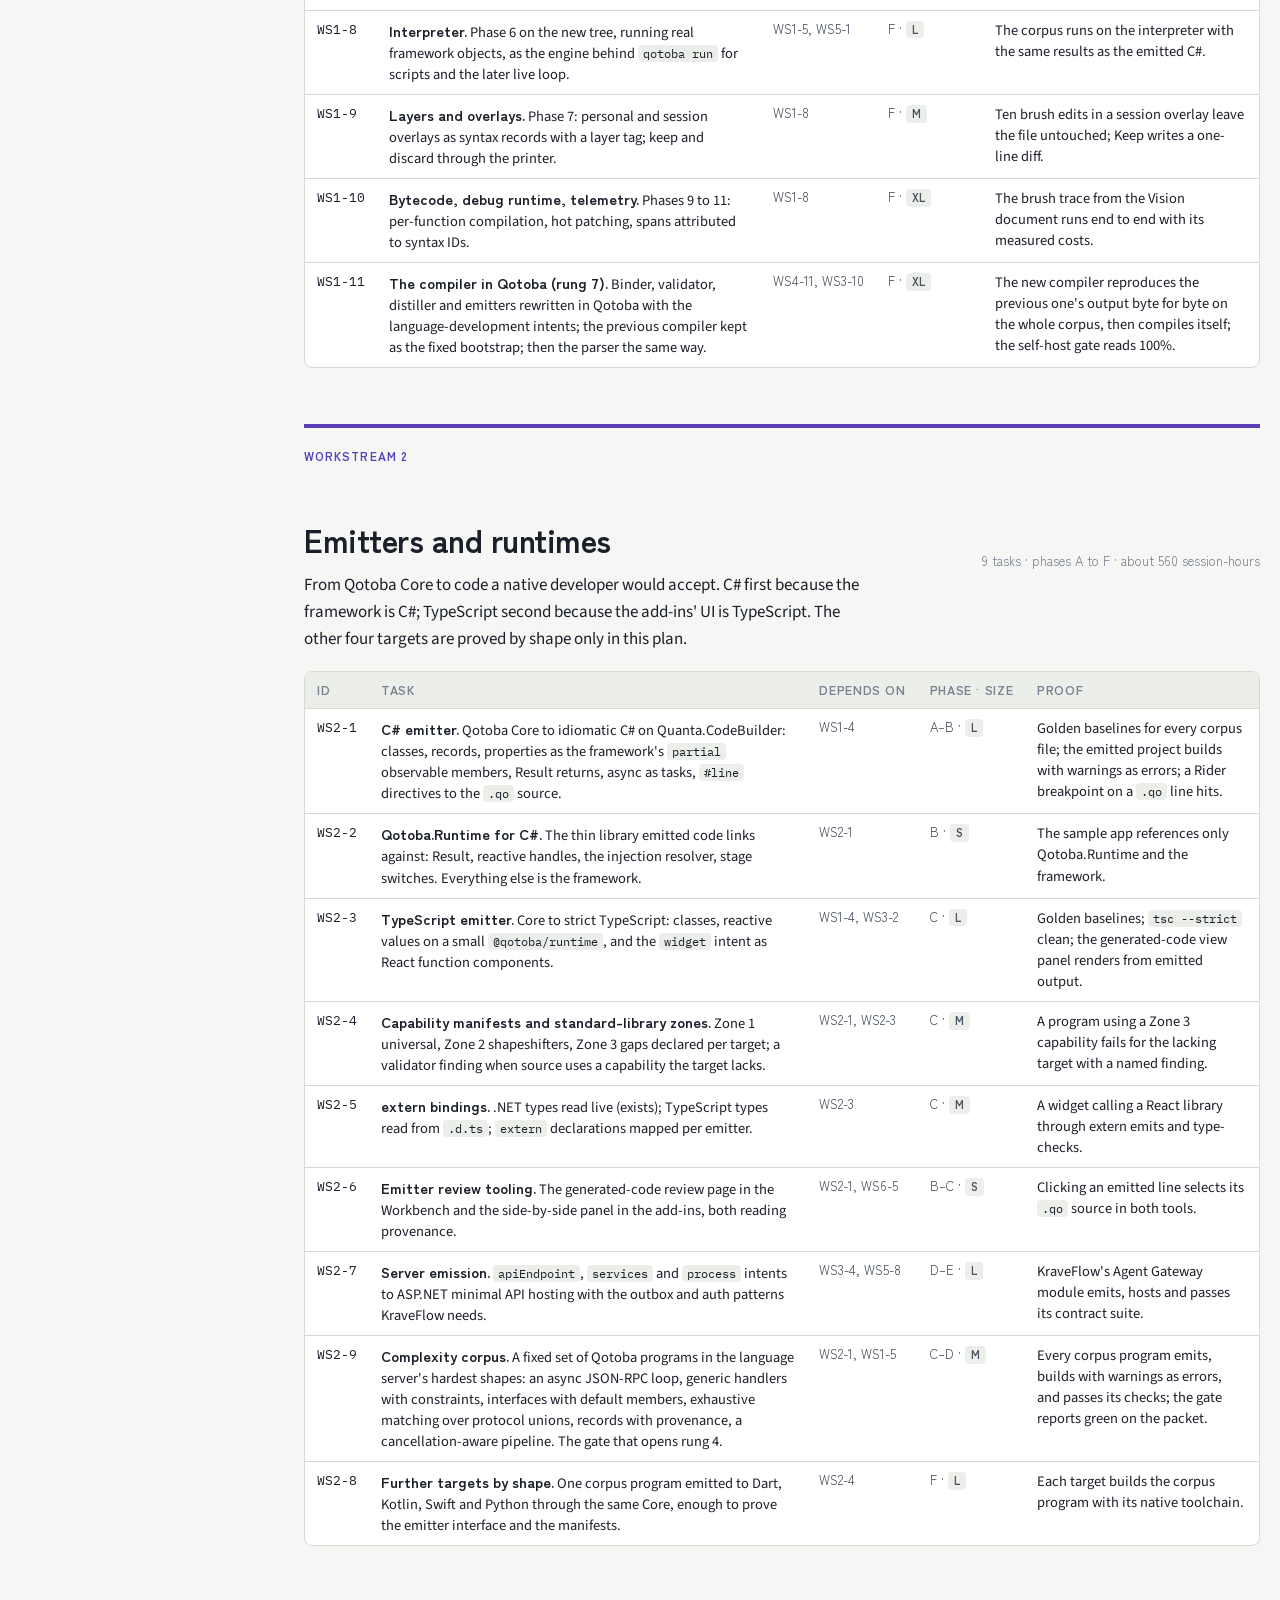
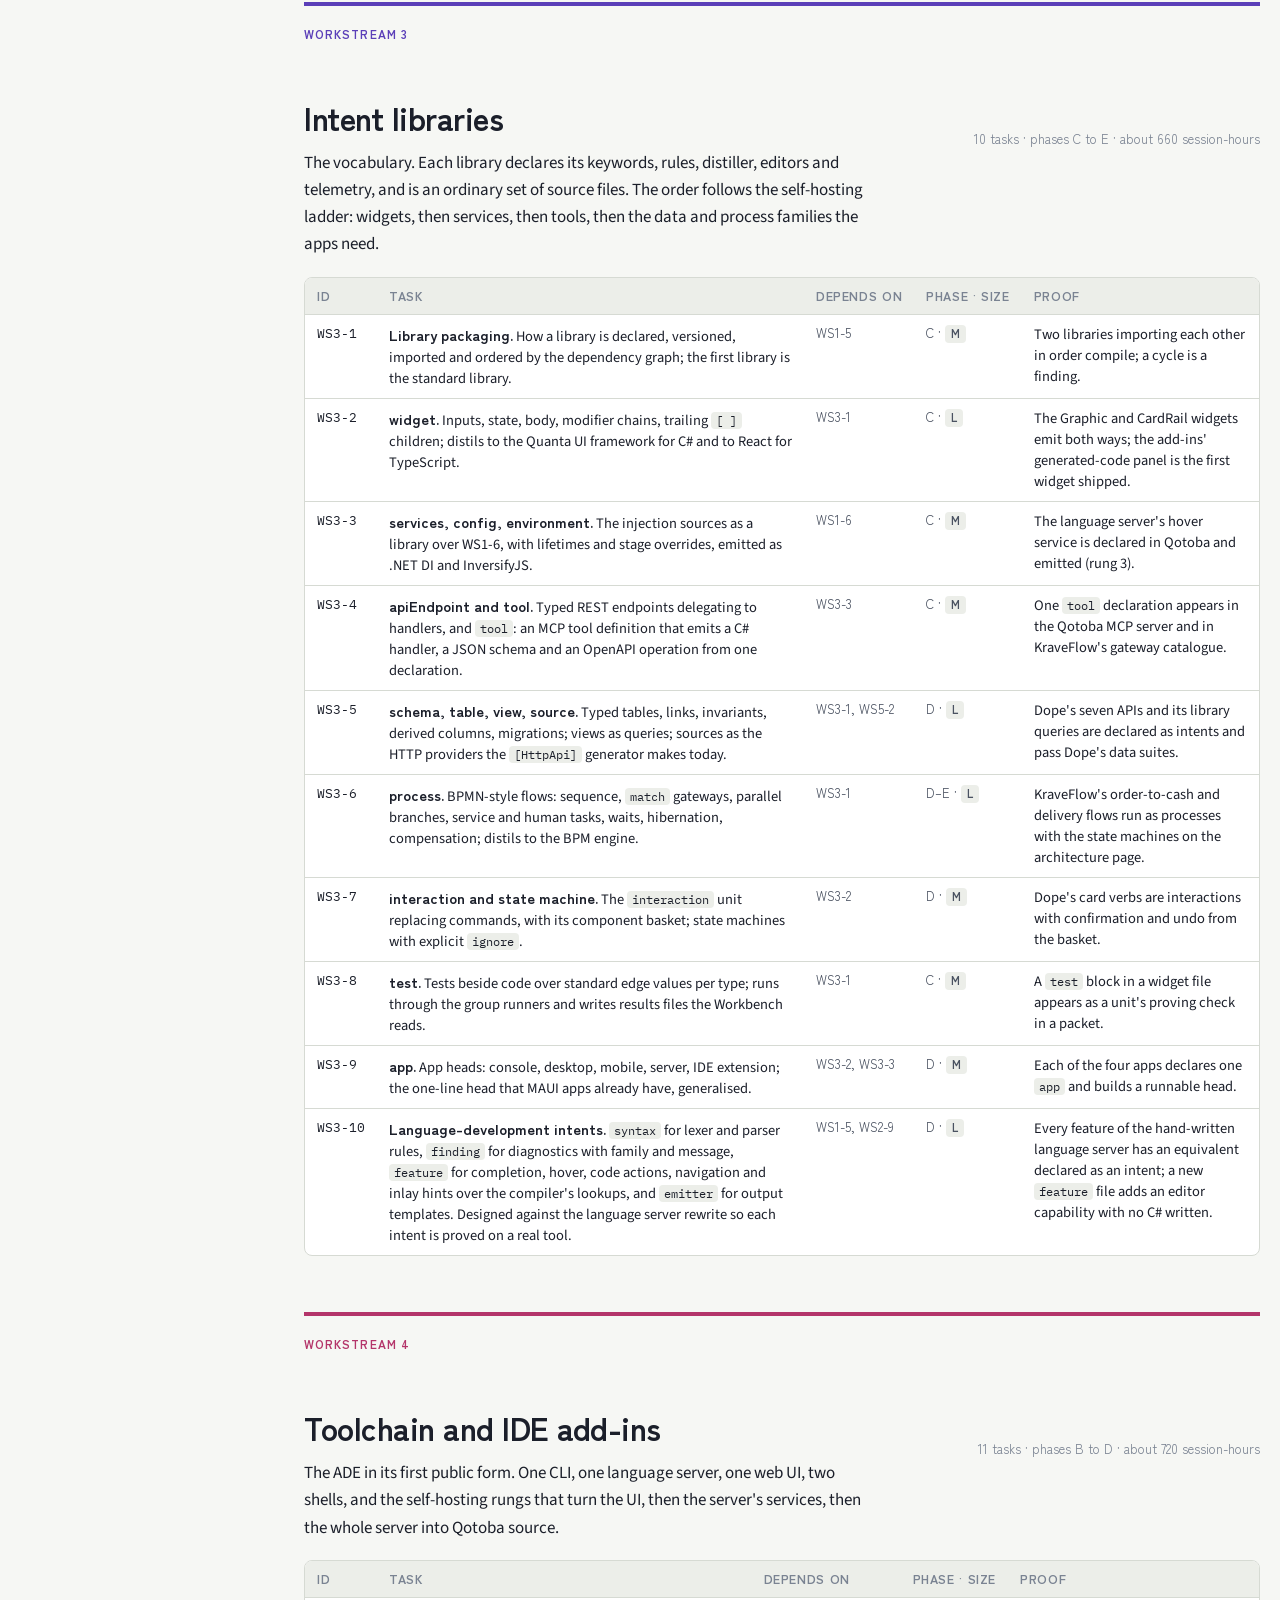
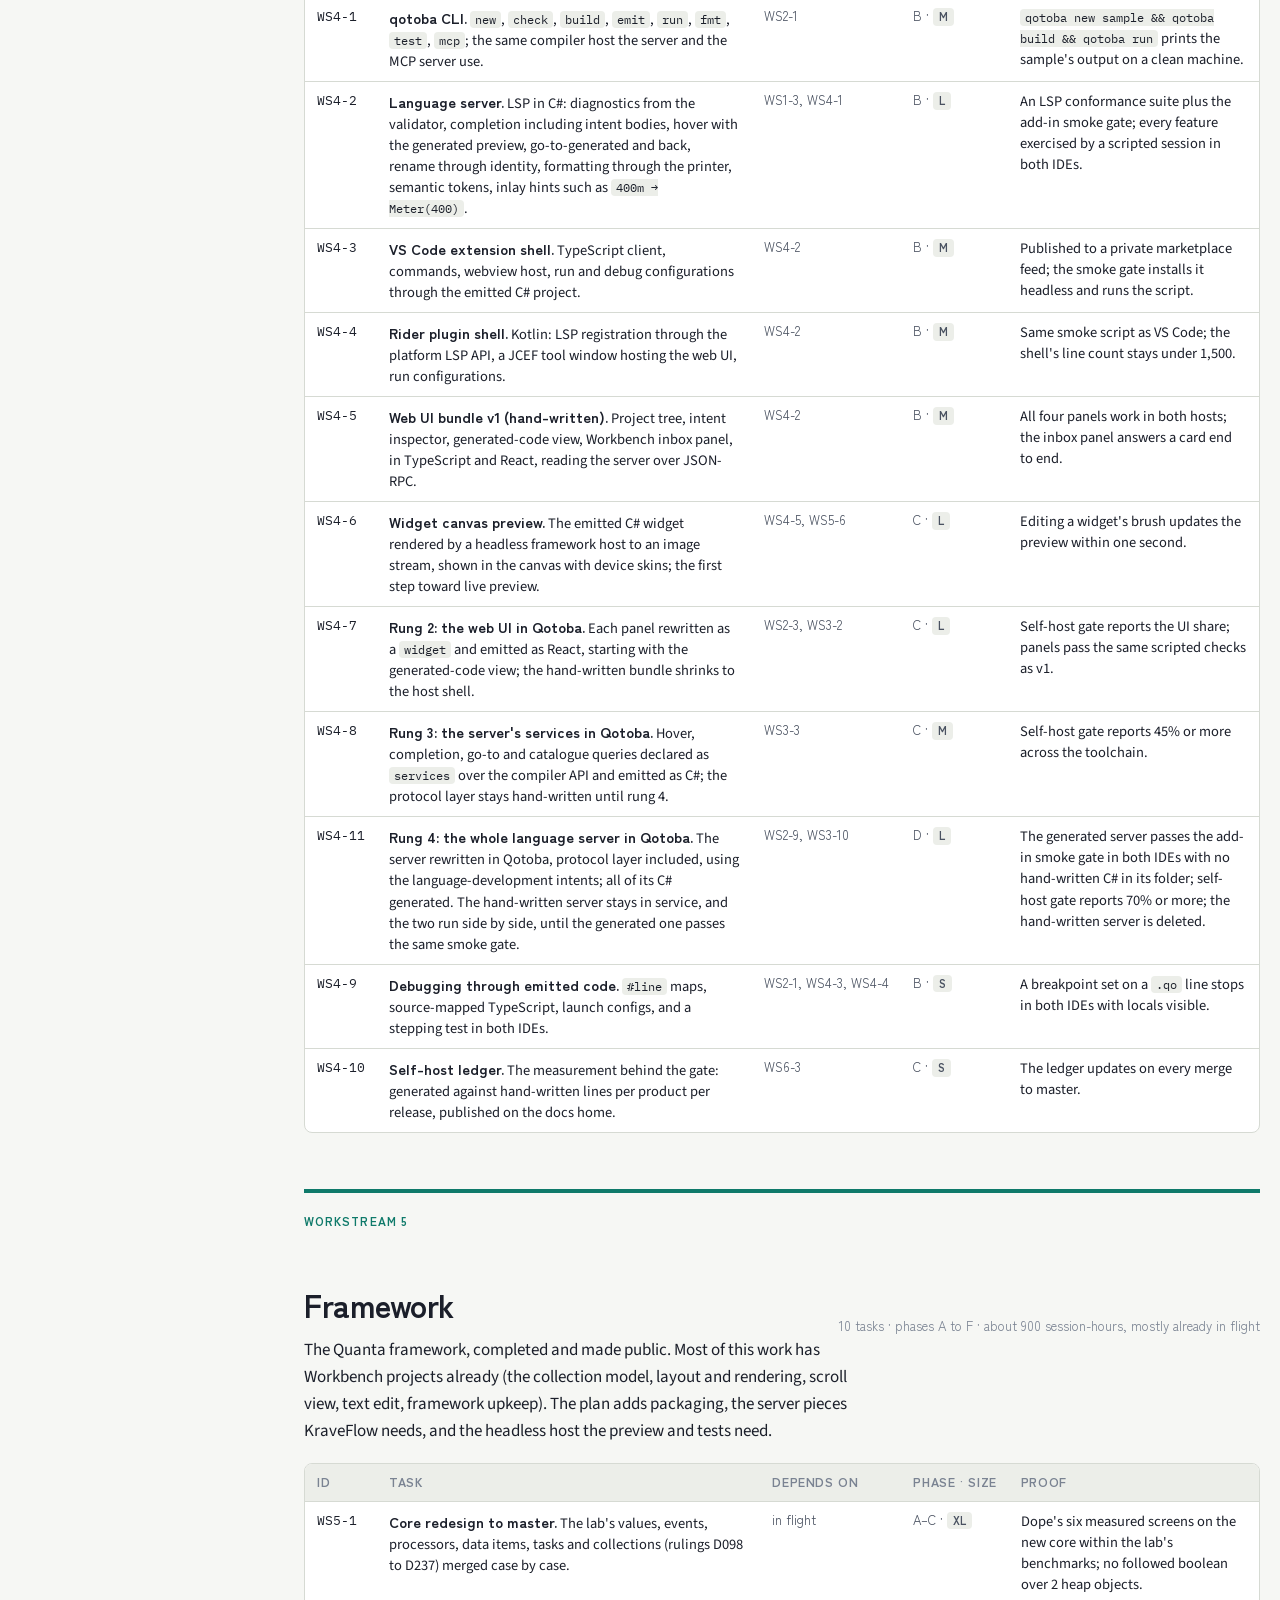
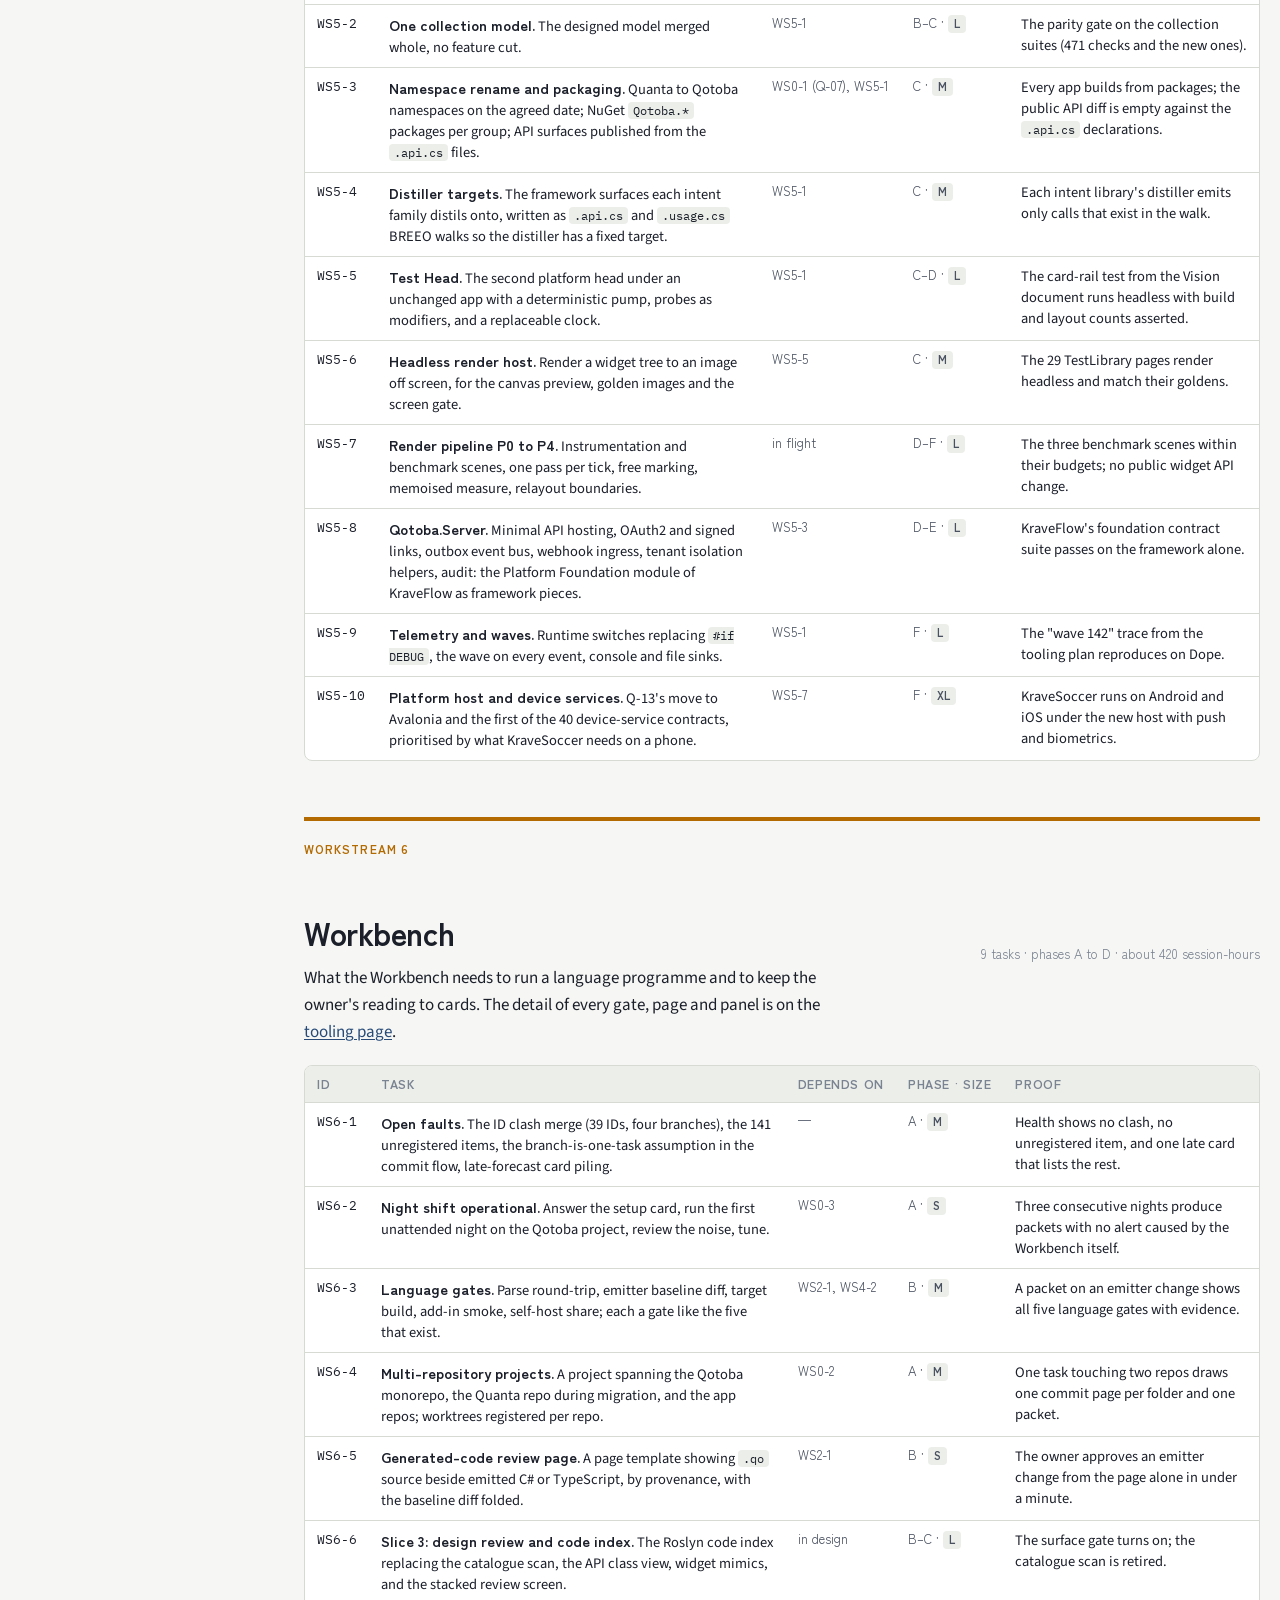
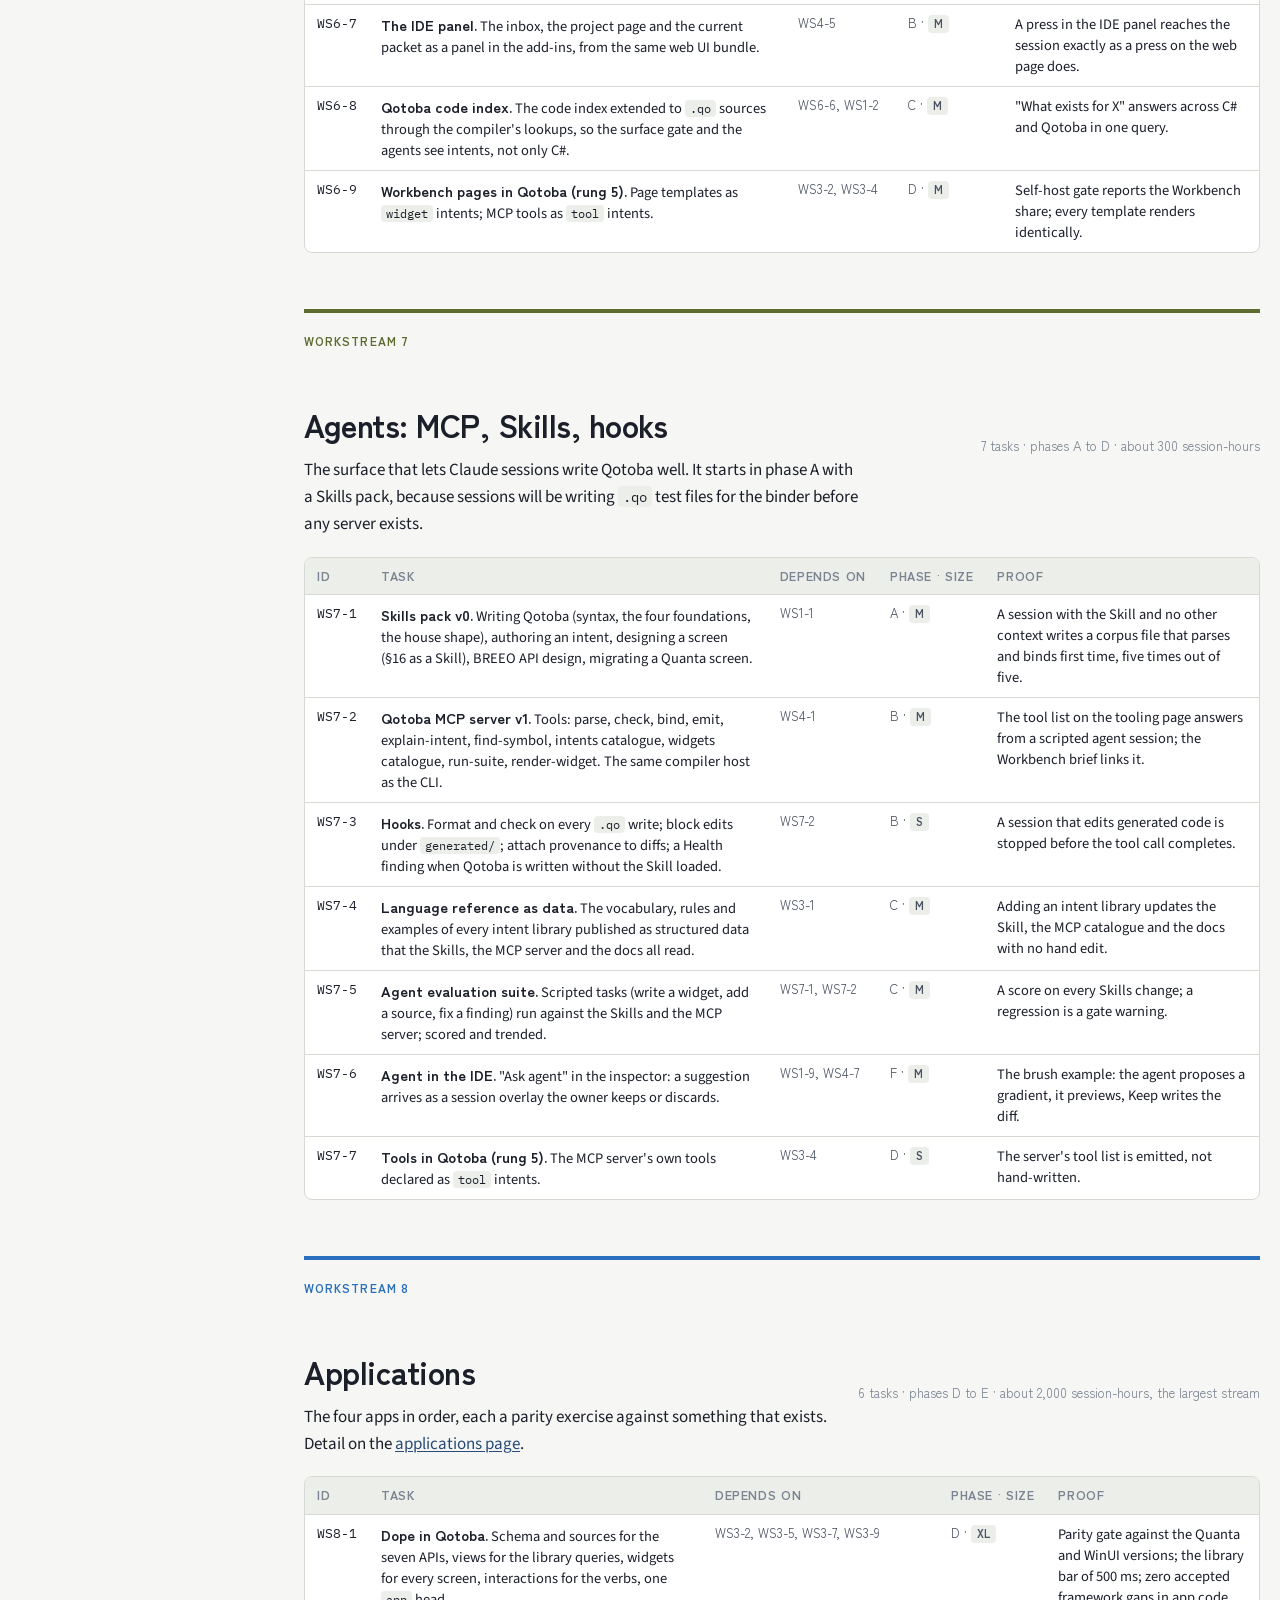
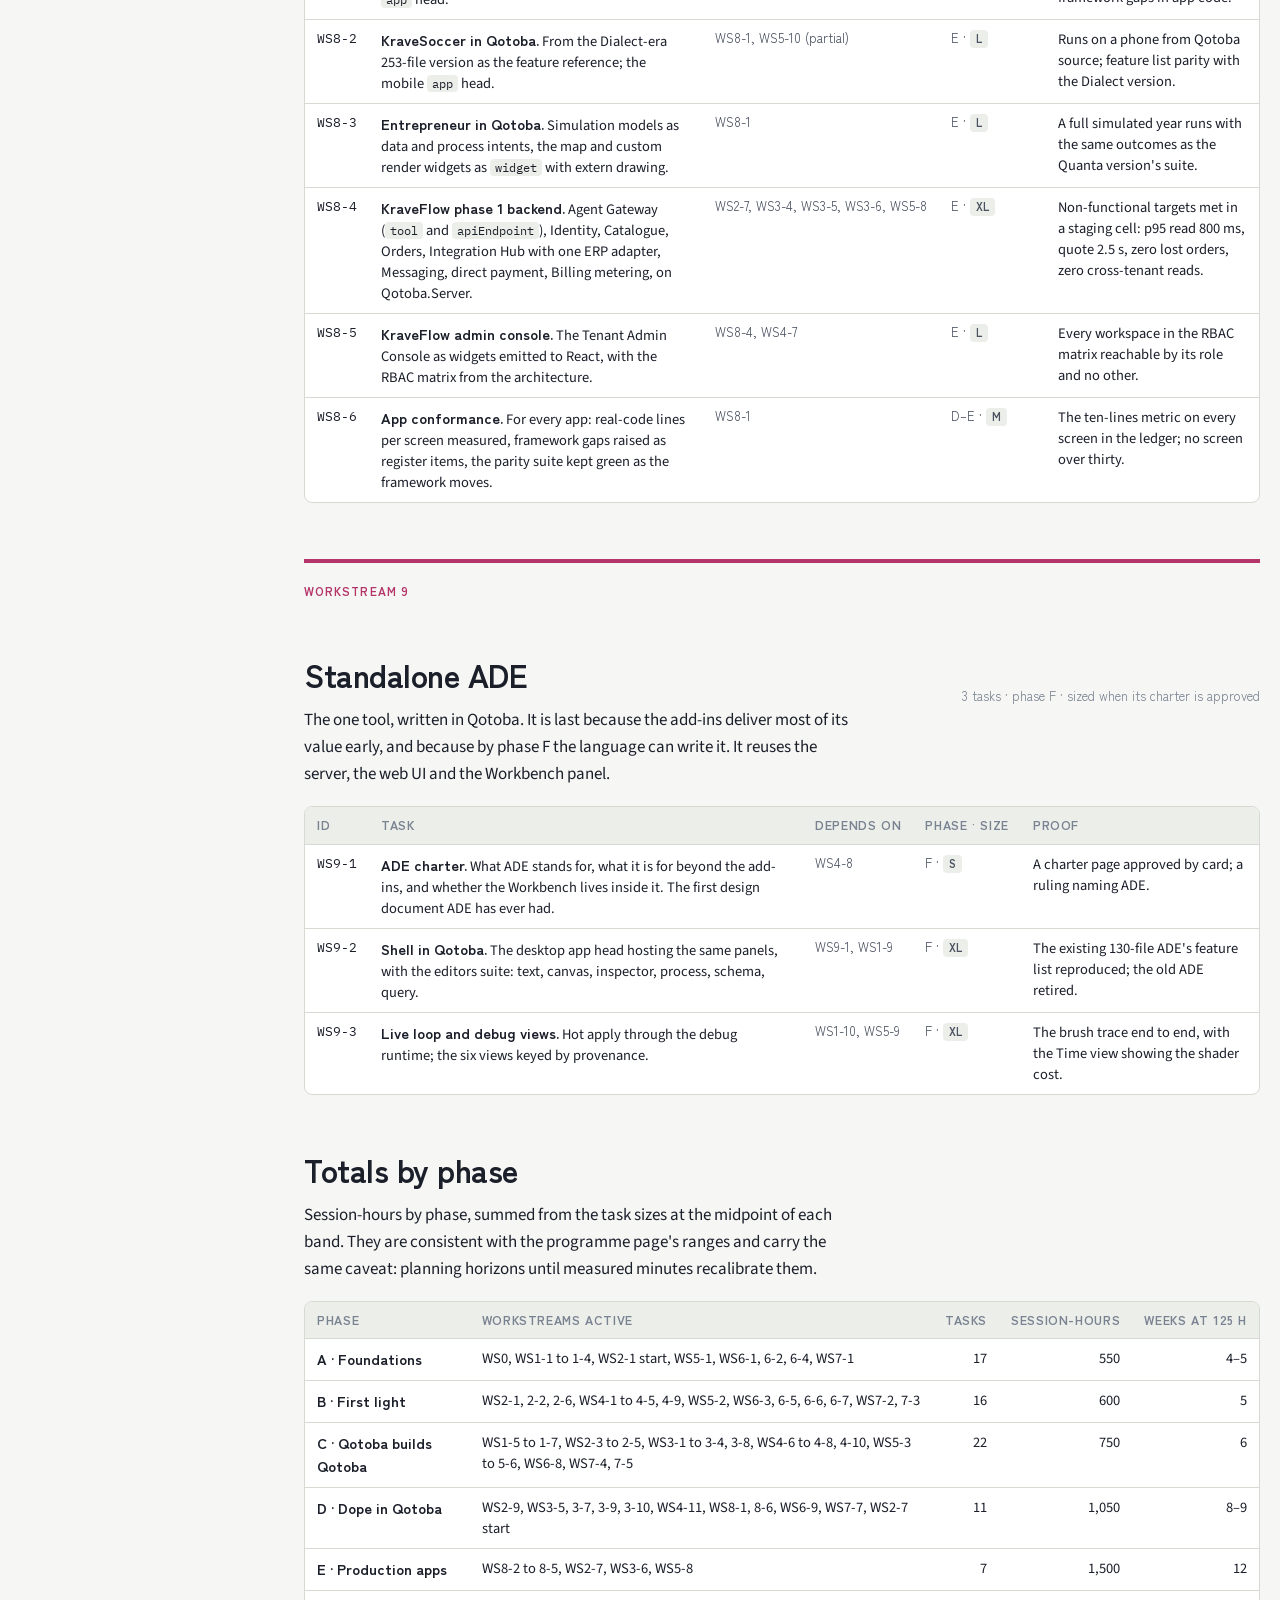
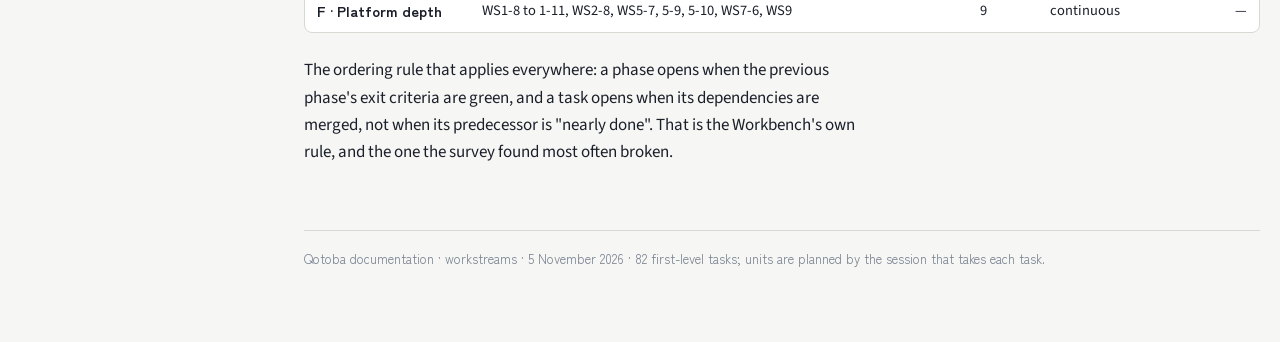
<file: docs/plan/workstreams.html>
<!doctype html>
<html lang="en">
<head>
<meta charset="utf-8">
<meta name="viewport" content="width=device-width, initial-scale=1, viewport-fit=cover">
<title>Qotoba Workstreams</title>
<link rel="preconnect" href="https://fonts.googleapis.com">
<link rel="preconnect" href="https://fonts.gstatic.com" crossorigin>
<link rel="stylesheet" href="https://fonts.googleapis.com/css2?family=Zen+Kaku+Gothic+New:wght@500;700;900&family=Source+Sans+3:ital,wght@0,400;0,600;1,400&family=IBM+Plex+Mono:wght@400;600&display=swap">
<link rel="stylesheet" href="../assets/qotoba-docs.css">
<style>
.part { margin-top: 56px; }
table.tasks td:first-child { font-family: var(--mono); font-size: 12.5px; white-space: nowrap; }
table.tasks td:nth-child(3), table.tasks td:nth-child(4) { white-space: nowrap; font-family: var(--display); font-size: 13px; color: var(--ink2); }
.size { display: inline-block; font-family: var(--display); font-weight: 700; font-size: 11px; padding: 1px 6px; border-radius: 4px; background: var(--sunk); color: var(--ink2); }
.ws-head { display: grid; grid-template-columns: minmax(0, 1fr) auto; gap: 16px; align-items: end; }
.ws-head .sum { font-family: var(--display); font-size: 13px; color: var(--ink3); text-align: right; white-space: nowrap; }
@media (max-width: 640px) { .ws-head { grid-template-columns: minmax(0, 1fr); } .ws-head .sum { text-align: left; } }
</style>
</head>
<body>
<div class="page">
<nav class="toc" aria-label="Contents">
  <a class="brand" href="../index.html"><span class="mark">言</span><span><b>Qotoba</b><span>documentation</span></span></a>
  <ol>
    <li><a class="p" href="#how"><i></i>How to read this</a></li>
    <li><a class="p" href="#map"><i></i>Dependency map</a></li>
    <li><a class="p" href="#ws0"><i style="background:var(--accent)"></i>WS0 Programme</a></li>
    <li><a class="p" href="#ws1"><i style="background:var(--lang)"></i>WS1 Language core</a></li>
    <li><a class="p" href="#ws2"><i style="background:var(--lang)"></i>WS2 Emitters</a></li>
    <li><a class="p" href="#ws3"><i style="background:var(--lang)"></i>WS3 Intent libraries</a></li>
    <li><a class="p" href="#ws4"><i style="background:var(--ade)"></i>WS4 Toolchain and add-ins</a></li>
    <li><a class="p" href="#ws5"><i style="background:var(--fw)"></i>WS5 Framework</a></li>
    <li><a class="p" href="#ws6"><i style="background:var(--wb)"></i>WS6 Workbench</a></li>
    <li><a class="p" href="#ws7"><i style="background:var(--agents)"></i>WS7 Agents</a></li>
    <li><a class="p" href="#ws8"><i style="background:var(--apps)"></i>WS8 Applications</a></li>
    <li><a class="p" href="#ws9"><i style="background:var(--ade)"></i>WS9 Standalone ADE</a></li>
    <li><a class="p" href="#totals"><i></i>Totals by phase</a></li>
  </ol>
  <div class="back"><a href="programme.html">← Programme plan</a><br><a href="../index.html">← All documents</a></div>
</nav>

<main>
<header class="hero">
  <div class="eyebrow">Plan · part 3 of 5 · first-level task outline · 5 November 2026</div>
  <h1>Qotoba Workstreams</h1>
  <p class="lede">Ten workstreams and 82 first-level tasks. Each task is sized, placed in a phase, tied to what it depends on, and given the proof that makes it done. This is the outline the Workbench's lanes and tasks are created from; the units under each task are planned by the session that takes it.</p>
</header>

<section>
<h2 id="how">How to read this</h2>
<dl class="gloss">
  <dt>ID</dt><dd><code>WSn-m</code>, the workstream and its task. The Workbench allocates register IDs when tasks are created; these are plan references only.</dd>
  <dt>Size</dt><dd><span class="size">S</span> under 20 session-hours · <span class="size">M</span> 20 to 60 · <span class="size">L</span> 60 to 150 · <span class="size">XL</span> over 150, which means the task is split into lanes before it starts.</dd>
  <dt>Phase</dt><dd>A Foundations · B First light · C Qotoba builds Qotoba · D Dope · E Production apps · F Platform depth, as on the <a href="programme.html#phases">programme page</a>.</dd>
  <dt>Proof</dt><dd>What turns the task green: a suite, a gate, a measurement or a packet. "Done means checked" (W14). A task with no proof is not a task.</dd>
  <dt>Lane</dt><dd>Designed lanes need the owner's design approval before building; autonomous lanes run against their gates. The default is designed for WS1 to WS3, autonomous for WS6 and WS7 once their first slice lands.</dd>
</dl>
</section>

<section>
<h2 id="map">Dependency map</h2>
<figure>
  <div class="canvas">
  <svg viewBox="0 0 960 420" role="img" aria-label="The ten workstreams as boxes with arrows showing what depends on what: Programme feeds everything; Language core feeds Emitters, Intent libraries and the Toolchain; Emitters and Intent libraries feed the self-hosted add-ins and the Applications; Framework feeds Intent libraries and Applications; Workbench and Agents run beside the chain and feed every build; the standalone ADE hangs off the Toolchain and the Interpreter.">
    <defs><marker id="ar" viewBox="0 0 10 10" refX="9" refY="5" markerWidth="7" markerHeight="7" orient="auto"><path d="M0 0 L10 5 L0 10 z" fill="currentColor"/></marker></defs>
    <g font-family="Zen Kaku Gothic New, Segoe UI, sans-serif" font-size="12.5" fill="currentColor">
      <rect x="20" y="180" width="130" height="56" rx="8" fill="none" style="stroke:var(--accent)" stroke-width="2"/><text x="85" y="204" text-anchor="middle" font-weight="900">WS0</text><text x="85" y="222" text-anchor="middle" font-size="11.5">Programme</text>
      <rect x="200" y="100" width="130" height="56" rx="8" fill="none" style="stroke:var(--lang)" stroke-width="2"/><text x="265" y="124" text-anchor="middle" font-weight="900">WS1</text><text x="265" y="142" text-anchor="middle" font-size="11.5">Language core</text>
      <rect x="380" y="40" width="130" height="56" rx="8" fill="none" style="stroke:var(--lang)" stroke-width="2"/><text x="445" y="64" text-anchor="middle" font-weight="900">WS2</text><text x="445" y="82" text-anchor="middle" font-size="11.5">Emitters</text>
      <rect x="380" y="160" width="130" height="56" rx="8" fill="none" style="stroke:var(--lang)" stroke-width="2"/><text x="445" y="184" text-anchor="middle" font-weight="900">WS3</text><text x="445" y="202" text-anchor="middle" font-size="11.5">Intent libraries</text>
      <rect x="560" y="100" width="130" height="56" rx="8" fill="none" style="stroke:var(--ade)" stroke-width="2"/><text x="625" y="124" text-anchor="middle" font-weight="900">WS4</text><text x="625" y="142" text-anchor="middle" font-size="11.5">Toolchain, add-ins</text>
      <rect x="200" y="260" width="130" height="56" rx="8" fill="none" style="stroke:var(--fw)" stroke-width="2"/><text x="265" y="284" text-anchor="middle" font-weight="900">WS5</text><text x="265" y="302" text-anchor="middle" font-size="11.5">Framework</text>
      <rect x="740" y="180" width="130" height="56" rx="8" fill="none" style="stroke:var(--apps)" stroke-width="2"/><text x="805" y="204" text-anchor="middle" font-weight="900">WS8</text><text x="805" y="222" text-anchor="middle" font-size="11.5">Applications</text>
      <rect x="740" y="40" width="130" height="56" rx="8" fill="none" style="stroke:var(--ade)" stroke-width="2" stroke-dasharray="6 4"/><text x="805" y="64" text-anchor="middle" font-weight="900">WS9</text><text x="805" y="82" text-anchor="middle" font-size="11.5">Standalone ADE</text>
      <rect x="380" y="330" width="130" height="56" rx="8" fill="none" style="stroke:var(--wb)" stroke-width="2"/><text x="445" y="354" text-anchor="middle" font-weight="900">WS6</text><text x="445" y="372" text-anchor="middle" font-size="11.5">Workbench</text>
      <rect x="560" y="330" width="130" height="56" rx="8" fill="none" style="stroke:var(--agents)" stroke-width="2"/><text x="625" y="354" text-anchor="middle" font-weight="900">WS7</text><text x="625" y="372" text-anchor="middle" font-size="11.5">Agents</text>
      <g stroke="currentColor" stroke-width="1.3" fill="none" marker-end="url(#ar)">
        <line x1="150" y1="200" x2="198" y2="140"/><line x1="150" y1="214" x2="198" y2="280"/>
        <line x1="330" y1="118" x2="378" y2="80"/><line x1="330" y1="138" x2="378" y2="178"/><line x1="330" y1="128" x2="558" y2="128"/>
        <line x1="510" y1="68" x2="558" y2="112"/><line x1="510" y1="188" x2="558" y2="146"/>
        <line x1="330" y1="280" x2="378" y2="206"/><path d="M330 300 C500 300 600 240 738 220"/>
        <line x1="690" y1="128" x2="738" y2="190"/><line x1="510" y1="76" x2="738" y2="206"/>
        <line x1="690" y1="112" x2="738" y2="80"/>
      </g>
      <g stroke="currentColor" stroke-width="1.3" fill="none" stroke-dasharray="4 3" marker-end="url(#ar)">
        <path d="M445 328 C445 290 300 230 160 220"/><path d="M510 358 C600 300 700 250 760 236"/>
        <path d="M625 328 C640 280 640 200 632 158"/>
      </g>
      <text x="300" y="410" font-size="11" opacity=".75">solid: one workstream's output is another's input · dashed: the Workbench and Agents serve every build and every session</text>
    </g>
  </svg>
  </div>
  <figcaption><b>One chain, two services beside it.</b> The chain runs WS0 → WS1 → WS2 and WS3 → WS4 → WS8. WS5 feeds WS3 and WS8 from below. WS6 and WS7 are services to every other workstream and start at once.</figcaption>
</figure>
</section>

<section class="part" style="--pc:var(--accent)">
<div class="ws-head"><div><div class="eyebrow">Workstream 0</div><h2 id="ws0">Programme</h2></div><div class="sum">6 tasks · phase A · about 90 session-hours</div></div>
<p>Everything that makes the work possible before any compiler code is written: the decisions, the repositories, the Workbench project and the public hygiene. The programme's own pages, including this one, live here.</p>
<div class="tw"><table class="tasks wide">
<thead><tr><th>ID</th><th>Task</th><th>Depends on</th><th>Phase · size</th><th>Proof</th></tr></thead>
<tbody>
<tr><td>WS0-1</td><td><b>Foundation decisions.</b> The thirteen decision cards on the programme page, starting with the four language foundations, each with a page showing the options as Qotoba code and the C# and TypeScript each would emit.</td><td>—</td><td>A · <span class="size">M</span></td><td>Rulings recorded in the owner's words; the binder corpus carries one test file per foundation.</td></tr>
<tr><td>WS0-2</td><td><b>Repository layout and migration path.</b> The Qotoba monorepo layout (compiler, framework, ade, workbench, agents, docs), what moves from Quanta and when, and the rename date for namespaces.</td><td>WS0-1 (Q-06, Q-07)</td><td>A · <span class="size">S</span></td><td>A page approved by card; CI builds the empty layout.</td></tr>
<tr><td>WS0-3</td><td><b>Workbench project "Qotoba".</b> Register the project with its lanes, move the Qotoba rulings in, point the brief at this plan, and register the first worktrees.</td><td>WS0-2</td><td>A · <span class="size">S</span></td><td>A session started in a Qotoba worktree receives the right brief.</td></tr>
<tr><td>WS0-4</td><td><b>Measured minutes and forecasts.</b> Find why measured minutes read zero on every task and fix it, so phase A's estimates can be checked against real time.</td><td>WS0-3</td><td>A · <span class="size">S</span></td><td>Measured minutes on five tasks within 20% of the session ledger.</td></tr>
<tr><td>WS0-5</td><td><b>CI and public hygiene.</b> GitHub Actions for build, suites and emitter baselines; contributing guide; code of conduct; a license placeholder pending Q-12.</td><td>WS0-2</td><td>A · <span class="size">S</span></td><td>A pull request runs every suite and posts baseline diffs.</td></tr>
<tr><td>WS0-6</td><td><b>Documentation system.</b> The docs pages as HTML on one visual system (this set), a docs home, and a rule that every design lands as a page in <code>docs/</code> and in the Workbench.</td><td>—</td><td>A · <span class="size">S</span></td><td>Every plan page opens from the home page; the docs lint passes.</td></tr>
</tbody></table></div>
</section>

<section class="part lang">
<div class="ws-head"><div><div class="eyebrow">Workstream 1</div><h2 id="ws1">Language core</h2></div><div class="sum">11 tasks · phases A to F · about 900 session-hours</div></div>
<p>The compiler's middle: everything between the syntax records the parser already produces and the Qotoba Core the emitters consume. Phases 5 to 8 of the language's own plan, then the later runtime phases.</p>
<div class="tw"><table class="tasks wide">
<thead><tr><th>ID</th><th>Task</th><th>Depends on</th><th>Phase · size</th><th>Proof</th></tr></thead>
<tbody>
<tr><td>WS1-1</td><td><b>Grammar settlement.</b> Apply Q-01 to Q-05 to the grammar: error and async forms, nullable types, generic constraints, keyword set, file extension. One grammar file per change in the corpus.</td><td>WS0-1</td><td>A · <span class="size">M</span></td><td>Parser suite green with the new grammar files; print-equals-source holds.</td></tr>
<tr><td>WS1-2</td><td><b>Binder.</b> Phase 5: symbols, scopes, types resolved on the new tree, with the agreed API. Module versions so a change rebinds only what changed.</td><td>WS1-1</td><td>A · <span class="size">L</span></td><td>Binder suite over the full corpus; rebind time per edit under 50 ms on the 12,890-character test program.</td></tr>
<tr><td>WS1-3</td><td><b>Validator.</b> Semantic findings (QBND, QVAL) by family and name, messages in resource maps, including the nullability and generic-constraint checks.</td><td>WS1-2</td><td>A · <span class="size">M</span></td><td>Every corpus mutation that should fail produces exactly the expected finding.</td></tr>
<tr><td>WS1-4</td><td><b>Qotoba Core definition.</b> The primitive language the emitters read: its record kinds, its provenance (<code>@from</code>), and a printer so Core is inspectable. Designed so the core redesign's constructs map onto it later.</td><td>WS1-2</td><td>A · <span class="size">M</span></td><td>Every corpus program lowers to Core and prints; a Core-level validator finds no unbound names.</td></tr>
<tr><td>WS1-5</td><td><b>Intent framework.</b> Phase 8: the six grammar shapes, <code>intent name = Generator</code>, generator classes with <code>build(name)</code>, vocabulary and rules declared by a library, and the distiller that calls generators and injects their output into scope.</td><td>WS1-3, WS1-4</td><td>C · <span class="size">L</span></td><td>The four worked intents (metricUnit, form, config, apiEndpoint) distil and emit; a new intent file adds a keyword without a compiler change.</td></tr>
<tr><td>WS1-6</td><td><b>Injection and context.</b> The four sources (<code>environment</code>, <code>services</code>, <code>config</code>, <code>vault</code>), stage blocks (<code>#DEBUG</code>, <code>#TEST</code>, <code>#RELEASE</code>), and the context cascade.</td><td>WS1-5</td><td>C · <span class="size">M</span></td><td>The LicenseService example binds, checks and emits for C# and TypeScript; a missing required config fails at startup.</td></tr>
<tr><td>WS1-7</td><td><b>Retire the old front end.</b> Move the query layer and ADE's importer to the new tree; delete Quanta.Language; close its seven bugs.</td><td>WS1-2, WS4-1</td><td>C · <span class="size">M</span></td><td>No project references Quanta.Language; the seven register bugs close.</td></tr>
<tr><td>WS1-8</td><td><b>Interpreter.</b> Phase 6 on the new tree, running real framework objects, as the engine behind <code>qotoba run</code> for scripts and the later live loop.</td><td>WS1-5, WS5-1</td><td>F · <span class="size">L</span></td><td>The corpus runs on the interpreter with the same results as the emitted C#.</td></tr>
<tr><td>WS1-9</td><td><b>Layers and overlays.</b> Phase 7: personal and session overlays as syntax records with a layer tag; keep and discard through the printer.</td><td>WS1-8</td><td>F · <span class="size">M</span></td><td>Ten brush edits in a session overlay leave the file untouched; Keep writes a one-line diff.</td></tr>
<tr><td>WS1-10</td><td><b>Bytecode, debug runtime, telemetry.</b> Phases 9 to 11: per-function compilation, hot patching, spans attributed to syntax IDs.</td><td>WS1-8</td><td>F · <span class="size">XL</span></td><td>The brush trace from the Vision document runs end to end with its measured costs.</td></tr>
<tr><td>WS1-11</td><td><b>The compiler in Qotoba (rung 7).</b> Binder, validator, distiller and emitters rewritten in Qotoba with the language-development intents; the previous compiler kept as the fixed bootstrap; then the parser the same way.</td><td>WS4-11, WS3-10</td><td>F · <span class="size">XL</span></td><td>The new compiler reproduces the previous one's output byte for byte on the whole corpus, then compiles itself; the self-host gate reads 100%.</td></tr>
</tbody></table></div>
</section>

<section class="part lang">
<div class="ws-head"><div><div class="eyebrow">Workstream 2</div><h2 id="ws2">Emitters and runtimes</h2></div><div class="sum">9 tasks · phases A to F · about 560 session-hours</div></div>
<p>From Qotoba Core to code a native developer would accept. C# first because the framework is C#; TypeScript second because the add-ins' UI is TypeScript. The other four targets are proved by shape only in this plan.</p>
<div class="tw"><table class="tasks wide">
<thead><tr><th>ID</th><th>Task</th><th>Depends on</th><th>Phase · size</th><th>Proof</th></tr></thead>
<tbody>
<tr><td>WS2-1</td><td><b>C# emitter.</b> Qotoba Core to idiomatic C# on Quanta.CodeBuilder: classes, records, properties as the framework's <code>partial</code> observable members, Result returns, async as tasks, <code>#line</code> directives to the <code>.qo</code> source.</td><td>WS1-4</td><td>A–B · <span class="size">L</span></td><td>Golden baselines for every corpus file; the emitted project builds with warnings as errors; a Rider breakpoint on a <code>.qo</code> line hits.</td></tr>
<tr><td>WS2-2</td><td><b>Qotoba.Runtime for C#.</b> The thin library emitted code links against: Result, reactive handles, the injection resolver, stage switches. Everything else is the framework.</td><td>WS2-1</td><td>B · <span class="size">S</span></td><td>The sample app references only Qotoba.Runtime and the framework.</td></tr>
<tr><td>WS2-3</td><td><b>TypeScript emitter.</b> Core to strict TypeScript: classes, reactive values on a small <code>@qotoba/runtime</code>, and the <code>widget</code> intent as React function components.</td><td>WS1-4, WS3-2</td><td>C · <span class="size">L</span></td><td>Golden baselines; <code>tsc --strict</code> clean; the generated-code view panel renders from emitted output.</td></tr>
<tr><td>WS2-4</td><td><b>Capability manifests and standard-library zones.</b> Zone 1 universal, Zone 2 shapeshifters, Zone 3 gaps declared per target; a validator finding when source uses a capability the target lacks.</td><td>WS2-1, WS2-3</td><td>C · <span class="size">M</span></td><td>A program using a Zone 3 capability fails for the lacking target with a named finding.</td></tr>
<tr><td>WS2-5</td><td><b>extern bindings.</b> .NET types read live (exists); TypeScript types read from <code>.d.ts</code>; <code>extern</code> declarations mapped per emitter.</td><td>WS2-3</td><td>C · <span class="size">M</span></td><td>A widget calling a React library through extern emits and type-checks.</td></tr>
<tr><td>WS2-6</td><td><b>Emitter review tooling.</b> The generated-code review page in the Workbench and the side-by-side panel in the add-ins, both reading provenance.</td><td>WS2-1, WS6-5</td><td>B–C · <span class="size">S</span></td><td>Clicking an emitted line selects its <code>.qo</code> source in both tools.</td></tr>
<tr><td>WS2-7</td><td><b>Server emission.</b> <code>apiEndpoint</code>, <code>services</code> and <code>process</code> intents to ASP.NET minimal API hosting with the outbox and auth patterns KraveFlow needs.</td><td>WS3-4, WS5-8</td><td>D–E · <span class="size">L</span></td><td>KraveFlow's Agent Gateway module emits, hosts and passes its contract suite.</td></tr>
<tr><td>WS2-9</td><td><b>Complexity corpus.</b> A fixed set of Qotoba programs in the language server's hardest shapes: an async JSON-RPC loop, generic handlers with constraints, interfaces with default members, exhaustive matching over protocol unions, records with provenance, a cancellation-aware pipeline. The gate that opens rung 4.</td><td>WS2-1, WS1-5</td><td>C–D · <span class="size">M</span></td><td>Every corpus program emits, builds with warnings as errors, and passes its checks; the gate reports green on the packet.</td></tr>
<tr><td>WS2-8</td><td><b>Further targets by shape.</b> One corpus program emitted to Dart, Kotlin, Swift and Python through the same Core, enough to prove the emitter interface and the manifests.</td><td>WS2-4</td><td>F · <span class="size">L</span></td><td>Each target builds the corpus program with its native toolchain.</td></tr>
</tbody></table></div>
</section>

<section class="part lang">
<div class="ws-head"><div><div class="eyebrow">Workstream 3</div><h2 id="ws3">Intent libraries</h2></div><div class="sum">10 tasks · phases C to E · about 660 session-hours</div></div>
<p>The vocabulary. Each library declares its keywords, rules, distiller, editors and telemetry, and is an ordinary set of source files. The order follows the self-hosting ladder: widgets, then services, then tools, then the data and process families the apps need.</p>
<div class="tw"><table class="tasks wide">
<thead><tr><th>ID</th><th>Task</th><th>Depends on</th><th>Phase · size</th><th>Proof</th></tr></thead>
<tbody>
<tr><td>WS3-1</td><td><b>Library packaging.</b> How a library is declared, versioned, imported and ordered by the dependency graph; the first library is the standard library.</td><td>WS1-5</td><td>C · <span class="size">M</span></td><td>Two libraries importing each other in order compile; a cycle is a finding.</td></tr>
<tr><td>WS3-2</td><td><b>widget.</b> Inputs, state, body, modifier chains, trailing <code>[ ]</code> children; distils to the Quanta UI framework for C# and to React for TypeScript.</td><td>WS3-1</td><td>C · <span class="size">L</span></td><td>The Graphic and CardRail widgets emit both ways; the add-ins' generated-code panel is the first widget shipped.</td></tr>
<tr><td>WS3-3</td><td><b>services, config, environment.</b> The injection sources as a library over WS1-6, with lifetimes and stage overrides, emitted as .NET DI and InversifyJS.</td><td>WS1-6</td><td>C · <span class="size">M</span></td><td>The language server's hover service is declared in Qotoba and emitted (rung 3).</td></tr>
<tr><td>WS3-4</td><td><b>apiEndpoint and tool.</b> Typed REST endpoints delegating to handlers, and <code>tool</code>: an MCP tool definition that emits a C# handler, a JSON schema and an OpenAPI operation from one declaration.</td><td>WS3-3</td><td>C · <span class="size">M</span></td><td>One <code>tool</code> declaration appears in the Qotoba MCP server and in KraveFlow's gateway catalogue.</td></tr>
<tr><td>WS3-5</td><td><b>schema, table, view, source.</b> Typed tables, links, invariants, derived columns, migrations; views as queries; sources as the HTTP providers the <code>[HttpApi]</code> generator makes today.</td><td>WS3-1, WS5-2</td><td>D · <span class="size">L</span></td><td>Dope's seven APIs and its library queries are declared as intents and pass Dope's data suites.</td></tr>
<tr><td>WS3-6</td><td><b>process.</b> BPMN-style flows: sequence, <code>match</code> gateways, parallel branches, service and human tasks, waits, hibernation, compensation; distils to the BPM engine.</td><td>WS3-1</td><td>D–E · <span class="size">L</span></td><td>KraveFlow's order-to-cash and delivery flows run as processes with the state machines on the architecture page.</td></tr>
<tr><td>WS3-7</td><td><b>interaction and state machine.</b> The <code>interaction</code> unit replacing commands, with its component basket; state machines with explicit <code>ignore</code>.</td><td>WS3-2</td><td>D · <span class="size">M</span></td><td>Dope's card verbs are interactions with confirmation and undo from the basket.</td></tr>
<tr><td>WS3-8</td><td><b>test.</b> Tests beside code over standard edge values per type; runs through the group runners and writes results files the Workbench reads.</td><td>WS3-1</td><td>C · <span class="size">M</span></td><td>A <code>test</code> block in a widget file appears as a unit's proving check in a packet.</td></tr>
<tr><td>WS3-9</td><td><b>app.</b> App heads: console, desktop, mobile, server, IDE extension; the one-line head that MAUI apps already have, generalised.</td><td>WS3-2, WS3-3</td><td>D · <span class="size">M</span></td><td>Each of the four apps declares one <code>app</code> and builds a runnable head.</td></tr>
<tr><td>WS3-10</td><td><b>Language-development intents.</b> <code>syntax</code> for lexer and parser rules, <code>finding</code> for diagnostics with family and message, <code>feature</code> for completion, hover, code actions, navigation and inlay hints over the compiler's lookups, and <code>emitter</code> for output templates. Designed against the language server rewrite so each intent is proved on a real tool.</td><td>WS1-5, WS2-9</td><td>D · <span class="size">L</span></td><td>Every feature of the hand-written language server has an equivalent declared as an intent; a new <code>feature</code> file adds an editor capability with no C# written.</td></tr>
</tbody></table></div>
</section>

<section class="part ade">
<div class="ws-head"><div><div class="eyebrow">Workstream 4</div><h2 id="ws4">Toolchain and IDE add-ins</h2></div><div class="sum">11 tasks · phases B to D · about 720 session-hours</div></div>
<p>The ADE in its first public form. One CLI, one language server, one web UI, two shells, and the self-hosting rungs that turn the UI, then the server's services, then the whole server into Qotoba source.</p>
<div class="tw"><table class="tasks wide">
<thead><tr><th>ID</th><th>Task</th><th>Depends on</th><th>Phase · size</th><th>Proof</th></tr></thead>
<tbody>
<tr><td>WS4-1</td><td><b>qotoba CLI.</b> <code>new</code>, <code>check</code>, <code>build</code>, <code>emit</code>, <code>run</code>, <code>fmt</code>, <code>test</code>, <code>mcp</code>; the same compiler host the server and the MCP server use.</td><td>WS2-1</td><td>B · <span class="size">M</span></td><td><code>qotoba new sample &amp;&amp; qotoba build &amp;&amp; qotoba run</code> prints the sample's output on a clean machine.</td></tr>
<tr><td>WS4-2</td><td><b>Language server.</b> LSP in C#: diagnostics from the validator, completion including intent bodies, hover with the generated preview, go-to-generated and back, rename through identity, formatting through the printer, semantic tokens, inlay hints such as <code>400m → Meter(400)</code>.</td><td>WS1-3, WS4-1</td><td>B · <span class="size">L</span></td><td>An LSP conformance suite plus the add-in smoke gate; every feature exercised by a scripted session in both IDEs.</td></tr>
<tr><td>WS4-3</td><td><b>VS Code extension shell.</b> TypeScript client, commands, webview host, run and debug configurations through the emitted C# project.</td><td>WS4-2</td><td>B · <span class="size">M</span></td><td>Published to a private marketplace feed; the smoke gate installs it headless and runs the script.</td></tr>
<tr><td>WS4-4</td><td><b>Rider plugin shell.</b> Kotlin: LSP registration through the platform LSP API, a JCEF tool window hosting the web UI, run configurations.</td><td>WS4-2</td><td>B · <span class="size">M</span></td><td>Same smoke script as VS Code; the shell's line count stays under 1,500.</td></tr>
<tr><td>WS4-5</td><td><b>Web UI bundle v1 (hand-written).</b> Project tree, intent inspector, generated-code view, Workbench inbox panel, in TypeScript and React, reading the server over JSON-RPC.</td><td>WS4-2</td><td>B · <span class="size">M</span></td><td>All four panels work in both hosts; the inbox panel answers a card end to end.</td></tr>
<tr><td>WS4-6</td><td><b>Widget canvas preview.</b> The emitted C# widget rendered by a headless framework host to an image stream, shown in the canvas with device skins; the first step toward live preview.</td><td>WS4-5, WS5-6</td><td>C · <span class="size">L</span></td><td>Editing a widget's brush updates the preview within one second.</td></tr>
<tr><td>WS4-7</td><td><b>Rung 2: the web UI in Qotoba.</b> Each panel rewritten as a <code>widget</code> and emitted as React, starting with the generated-code view; the hand-written bundle shrinks to the host shell.</td><td>WS2-3, WS3-2</td><td>C · <span class="size">L</span></td><td>Self-host gate reports the UI share; panels pass the same scripted checks as v1.</td></tr>
<tr><td>WS4-8</td><td><b>Rung 3: the server's services in Qotoba.</b> Hover, completion, go-to and catalogue queries declared as <code>services</code> over the compiler API and emitted as C#; the protocol layer stays hand-written until rung 4.</td><td>WS3-3</td><td>C · <span class="size">M</span></td><td>Self-host gate reports 45% or more across the toolchain.</td></tr>
<tr><td>WS4-11</td><td><b>Rung 4: the whole language server in Qotoba.</b> The server rewritten in Qotoba, protocol layer included, using the language-development intents; all of its C# generated. The hand-written server stays in service, and the two run side by side, until the generated one passes the same smoke gate.</td><td>WS2-9, WS3-10</td><td>D · <span class="size">L</span></td><td>The generated server passes the add-in smoke gate in both IDEs with no hand-written C# in its folder; self-host gate reports 70% or more; the hand-written server is deleted.</td></tr>
<tr><td>WS4-9</td><td><b>Debugging through emitted code.</b> <code>#line</code> maps, source-mapped TypeScript, launch configs, and a stepping test in both IDEs.</td><td>WS2-1, WS4-3, WS4-4</td><td>B · <span class="size">S</span></td><td>A breakpoint set on a <code>.qo</code> line stops in both IDEs with locals visible.</td></tr>
<tr><td>WS4-10</td><td><b>Self-host ledger.</b> The measurement behind the gate: generated against hand-written lines per product per release, published on the docs home.</td><td>WS6-3</td><td>C · <span class="size">S</span></td><td>The ledger updates on every merge to master.</td></tr>
</tbody></table></div>
</section>

<section class="part fw">
<div class="ws-head"><div><div class="eyebrow">Workstream 5</div><h2 id="ws5">Framework</h2></div><div class="sum">10 tasks · phases A to F · about 900 session-hours, mostly already in flight</div></div>
<p>The Quanta framework, completed and made public. Most of this work has Workbench projects already (the collection model, layout and rendering, scroll view, text edit, framework upkeep). The plan adds packaging, the server pieces KraveFlow needs, and the headless host the preview and tests need.</p>
<div class="tw"><table class="tasks wide">
<thead><tr><th>ID</th><th>Task</th><th>Depends on</th><th>Phase · size</th><th>Proof</th></tr></thead>
<tbody>
<tr><td>WS5-1</td><td><b>Core redesign to master.</b> The lab's values, events, processors, data items, tasks and collections (rulings D098 to D237) merged case by case.</td><td>in flight</td><td>A–C · <span class="size">XL</span></td><td>Dope's six measured screens on the new core within the lab's benchmarks; no followed boolean over 2 heap objects.</td></tr>
<tr><td>WS5-2</td><td><b>One collection model.</b> The designed model merged whole, no feature cut.</td><td>WS5-1</td><td>B–C · <span class="size">L</span></td><td>The parity gate on the collection suites (471 checks and the new ones).</td></tr>
<tr><td>WS5-3</td><td><b>Namespace rename and packaging.</b> Quanta to Qotoba namespaces on the agreed date; NuGet <code>Qotoba.*</code> packages per group; API surfaces published from the <code>.api.cs</code> files.</td><td>WS0-1 (Q-07), WS5-1</td><td>C · <span class="size">M</span></td><td>Every app builds from packages; the public API diff is empty against the <code>.api.cs</code> declarations.</td></tr>
<tr><td>WS5-4</td><td><b>Distiller targets.</b> The framework surfaces each intent family distils onto, written as <code>.api.cs</code> and <code>.usage.cs</code> BREEO walks so the distiller has a fixed target.</td><td>WS5-1</td><td>C · <span class="size">M</span></td><td>Each intent library's distiller emits only calls that exist in the walk.</td></tr>
<tr><td>WS5-5</td><td><b>Test Head.</b> The second platform head under an unchanged app with a deterministic pump, probes as modifiers, and a replaceable clock.</td><td>WS5-1</td><td>C–D · <span class="size">L</span></td><td>The card-rail test from the Vision document runs headless with build and layout counts asserted.</td></tr>
<tr><td>WS5-6</td><td><b>Headless render host.</b> Render a widget tree to an image off screen, for the canvas preview, golden images and the screen gate.</td><td>WS5-5</td><td>C · <span class="size">M</span></td><td>The 29 TestLibrary pages render headless and match their goldens.</td></tr>
<tr><td>WS5-7</td><td><b>Render pipeline P0 to P4.</b> Instrumentation and benchmark scenes, one pass per tick, free marking, memoised measure, relayout boundaries.</td><td>in flight</td><td>D–F · <span class="size">L</span></td><td>The three benchmark scenes within their budgets; no public widget API change.</td></tr>
<tr><td>WS5-8</td><td><b>Qotoba.Server.</b> Minimal API hosting, OAuth2 and signed links, outbox event bus, webhook ingress, tenant isolation helpers, audit: the Platform Foundation module of KraveFlow as framework pieces.</td><td>WS5-3</td><td>D–E · <span class="size">L</span></td><td>KraveFlow's foundation contract suite passes on the framework alone.</td></tr>
<tr><td>WS5-9</td><td><b>Telemetry and waves.</b> Runtime switches replacing <code>#if DEBUG</code>, the wave on every event, console and file sinks.</td><td>WS5-1</td><td>F · <span class="size">L</span></td><td>The "wave 142" trace from the tooling plan reproduces on Dope.</td></tr>
<tr><td>WS5-10</td><td><b>Platform host and device services.</b> Q-13's move to Avalonia and the first of the 40 device-service contracts, prioritised by what KraveSoccer needs on a phone.</td><td>WS5-7</td><td>F · <span class="size">XL</span></td><td>KraveSoccer runs on Android and iOS under the new host with push and biometrics.</td></tr>
</tbody></table></div>
</section>

<section class="part wb">
<div class="ws-head"><div><div class="eyebrow">Workstream 6</div><h2 id="ws6">Workbench</h2></div><div class="sum">9 tasks · phases A to D · about 420 session-hours</div></div>
<p>What the Workbench needs to run a language programme and to keep the owner's reading to cards. The detail of every gate, page and panel is on the <a href="tooling.html">tooling page</a>.</p>
<div class="tw"><table class="tasks wide">
<thead><tr><th>ID</th><th>Task</th><th>Depends on</th><th>Phase · size</th><th>Proof</th></tr></thead>
<tbody>
<tr><td>WS6-1</td><td><b>Open faults.</b> The ID clash merge (39 IDs, four branches), the 141 unregistered items, the branch-is-one-task assumption in the commit flow, late-forecast card piling.</td><td>—</td><td>A · <span class="size">M</span></td><td>Health shows no clash, no unregistered item, and one late card that lists the rest.</td></tr>
<tr><td>WS6-2</td><td><b>Night shift operational.</b> Answer the setup card, run the first unattended night on the Qotoba project, review the noise, tune.</td><td>WS0-3</td><td>A · <span class="size">S</span></td><td>Three consecutive nights produce packets with no alert caused by the Workbench itself.</td></tr>
<tr><td>WS6-3</td><td><b>Language gates.</b> Parse round-trip, emitter baseline diff, target build, add-in smoke, self-host share; each a gate like the five that exist.</td><td>WS2-1, WS4-2</td><td>B · <span class="size">M</span></td><td>A packet on an emitter change shows all five language gates with evidence.</td></tr>
<tr><td>WS6-4</td><td><b>Multi-repository projects.</b> A project spanning the Qotoba monorepo, the Quanta repo during migration, and the app repos; worktrees registered per repo.</td><td>WS0-2</td><td>A · <span class="size">M</span></td><td>One task touching two repos draws one commit page per folder and one packet.</td></tr>
<tr><td>WS6-5</td><td><b>Generated-code review page.</b> A page template showing <code>.qo</code> source beside emitted C# or TypeScript, by provenance, with the baseline diff folded.</td><td>WS2-1</td><td>B · <span class="size">S</span></td><td>The owner approves an emitter change from the page alone in under a minute.</td></tr>
<tr><td>WS6-6</td><td><b>Slice 3: design review and code index.</b> The Roslyn code index replacing the catalogue scan, the API class view, widget mimics, and the stacked review screen.</td><td>in design</td><td>B–C · <span class="size">L</span></td><td>The surface gate turns on; the catalogue scan is retired.</td></tr>
<tr><td>WS6-7</td><td><b>The IDE panel.</b> The inbox, the project page and the current packet as a panel in the add-ins, from the same web UI bundle.</td><td>WS4-5</td><td>B · <span class="size">M</span></td><td>A press in the IDE panel reaches the session exactly as a press on the web page does.</td></tr>
<tr><td>WS6-8</td><td><b>Qotoba code index.</b> The code index extended to <code>.qo</code> sources through the compiler's lookups, so the surface gate and the agents see intents, not only C#.</td><td>WS6-6, WS1-2</td><td>C · <span class="size">M</span></td><td>"What exists for X" answers across C# and Qotoba in one query.</td></tr>
<tr><td>WS6-9</td><td><b>Workbench pages in Qotoba (rung 5).</b> Page templates as <code>widget</code> intents; MCP tools as <code>tool</code> intents.</td><td>WS3-2, WS3-4</td><td>D · <span class="size">M</span></td><td>Self-host gate reports the Workbench share; every template renders identically.</td></tr>
</tbody></table></div>
</section>

<section class="part agents">
<div class="ws-head"><div><div class="eyebrow">Workstream 7</div><h2 id="ws7">Agents: MCP, Skills, hooks</h2></div><div class="sum">7 tasks · phases A to D · about 300 session-hours</div></div>
<p>The surface that lets Claude sessions write Qotoba well. It starts in phase A with a Skills pack, because sessions will be writing <code>.qo</code> test files for the binder before any server exists.</p>
<div class="tw"><table class="tasks wide">
<thead><tr><th>ID</th><th>Task</th><th>Depends on</th><th>Phase · size</th><th>Proof</th></tr></thead>
<tbody>
<tr><td>WS7-1</td><td><b>Skills pack v0.</b> Writing Qotoba (syntax, the four foundations, the house shape), authoring an intent, designing a screen (§16 as a Skill), BREEO API design, migrating a Quanta screen.</td><td>WS1-1</td><td>A · <span class="size">M</span></td><td>A session with the Skill and no other context writes a corpus file that parses and binds first time, five times out of five.</td></tr>
<tr><td>WS7-2</td><td><b>Qotoba MCP server v1.</b> Tools: parse, check, bind, emit, explain-intent, find-symbol, intents catalogue, widgets catalogue, run-suite, render-widget. The same compiler host as the CLI.</td><td>WS4-1</td><td>B · <span class="size">M</span></td><td>The tool list on the tooling page answers from a scripted agent session; the Workbench brief links it.</td></tr>
<tr><td>WS7-3</td><td><b>Hooks.</b> Format and check on every <code>.qo</code> write; block edits under <code>generated/</code>; attach provenance to diffs; a Health finding when Qotoba is written without the Skill loaded.</td><td>WS7-2</td><td>B · <span class="size">S</span></td><td>A session that edits generated code is stopped before the tool call completes.</td></tr>
<tr><td>WS7-4</td><td><b>Language reference as data.</b> The vocabulary, rules and examples of every intent library published as structured data that the Skills, the MCP server and the docs all read.</td><td>WS3-1</td><td>C · <span class="size">M</span></td><td>Adding an intent library updates the Skill, the MCP catalogue and the docs with no hand edit.</td></tr>
<tr><td>WS7-5</td><td><b>Agent evaluation suite.</b> Scripted tasks (write a widget, add a source, fix a finding) run against the Skills and the MCP server; scored and trended.</td><td>WS7-1, WS7-2</td><td>C · <span class="size">M</span></td><td>A score on every Skills change; a regression is a gate warning.</td></tr>
<tr><td>WS7-6</td><td><b>Agent in the IDE.</b> "Ask agent" in the inspector: a suggestion arrives as a session overlay the owner keeps or discards.</td><td>WS1-9, WS4-7</td><td>F · <span class="size">M</span></td><td>The brush example: the agent proposes a gradient, it previews, Keep writes the diff.</td></tr>
<tr><td>WS7-7</td><td><b>Tools in Qotoba (rung 5).</b> The MCP server's own tools declared as <code>tool</code> intents.</td><td>WS3-4</td><td>D · <span class="size">S</span></td><td>The server's tool list is emitted, not hand-written.</td></tr>
</tbody></table></div>
</section>

<section class="part apps">
<div class="ws-head"><div><div class="eyebrow">Workstream 8</div><h2 id="ws8">Applications</h2></div><div class="sum">6 tasks · phases D to E · about 2,000 session-hours, the largest stream</div></div>
<p>The four apps in order, each a parity exercise against something that exists. Detail on the <a href="applications.html">applications page</a>.</p>
<div class="tw"><table class="tasks wide">
<thead><tr><th>ID</th><th>Task</th><th>Depends on</th><th>Phase · size</th><th>Proof</th></tr></thead>
<tbody>
<tr><td>WS8-1</td><td><b>Dope in Qotoba.</b> Schema and sources for the seven APIs, views for the library queries, widgets for every screen, interactions for the verbs, one <code>app</code> head.</td><td>WS3-2, WS3-5, WS3-7, WS3-9</td><td>D · <span class="size">XL</span></td><td>Parity gate against the Quanta and WinUI versions; the library bar of 500 ms; zero accepted framework gaps in app code.</td></tr>
<tr><td>WS8-2</td><td><b>KraveSoccer in Qotoba.</b> From the Dialect-era 253-file version as the feature reference; the mobile <code>app</code> head.</td><td>WS8-1, WS5-10 (partial)</td><td>E · <span class="size">L</span></td><td>Runs on a phone from Qotoba source; feature list parity with the Dialect version.</td></tr>
<tr><td>WS8-3</td><td><b>Entrepreneur in Qotoba.</b> Simulation models as data and process intents, the map and custom render widgets as <code>widget</code> with extern drawing.</td><td>WS8-1</td><td>E · <span class="size">L</span></td><td>A full simulated year runs with the same outcomes as the Quanta version's suite.</td></tr>
<tr><td>WS8-4</td><td><b>KraveFlow phase 1 backend.</b> Agent Gateway (<code>tool</code> and <code>apiEndpoint</code>), Identity, Catalogue, Orders, Integration Hub with one ERP adapter, Messaging, direct payment, Billing metering, on Qotoba.Server.</td><td>WS2-7, WS3-4, WS3-5, WS3-6, WS5-8</td><td>E · <span class="size">XL</span></td><td>Non-functional targets met in a staging cell: p95 read 800 ms, quote 2.5 s, zero lost orders, zero cross-tenant reads.</td></tr>
<tr><td>WS8-5</td><td><b>KraveFlow admin console.</b> The Tenant Admin Console as widgets emitted to React, with the RBAC matrix from the architecture.</td><td>WS8-4, WS4-7</td><td>E · <span class="size">L</span></td><td>Every workspace in the RBAC matrix reachable by its role and no other.</td></tr>
<tr><td>WS8-6</td><td><b>App conformance.</b> For every app: real-code lines per screen measured, framework gaps raised as register items, the parity suite kept green as the framework moves.</td><td>WS8-1</td><td>D–E · <span class="size">M</span></td><td>The ten-lines metric on every screen in the ledger; no screen over thirty.</td></tr>
</tbody></table></div>
</section>

<section class="part ade">
<div class="ws-head"><div><div class="eyebrow">Workstream 9</div><h2 id="ws9">Standalone ADE</h2></div><div class="sum">3 tasks · phase F · sized when its charter is approved</div></div>
<p>The one tool, written in Qotoba. It is last because the add-ins deliver most of its value early, and because by phase F the language can write it. It reuses the server, the web UI and the Workbench panel.</p>
<div class="tw"><table class="tasks wide">
<thead><tr><th>ID</th><th>Task</th><th>Depends on</th><th>Phase · size</th><th>Proof</th></tr></thead>
<tbody>
<tr><td>WS9-1</td><td><b>ADE charter.</b> What ADE stands for, what it is for beyond the add-ins, and whether the Workbench lives inside it. The first design document ADE has ever had.</td><td>WS4-8</td><td>F · <span class="size">S</span></td><td>A charter page approved by card; a ruling naming ADE.</td></tr>
<tr><td>WS9-2</td><td><b>Shell in Qotoba.</b> The desktop app head hosting the same panels, with the editors suite: text, canvas, inspector, process, schema, query.</td><td>WS9-1, WS1-9</td><td>F · <span class="size">XL</span></td><td>The existing 130-file ADE's feature list reproduced; the old ADE retired.</td></tr>
<tr><td>WS9-3</td><td><b>Live loop and debug views.</b> Hot apply through the debug runtime; the six views keyed by provenance.</td><td>WS1-10, WS5-9</td><td>F · <span class="size">XL</span></td><td>The brush trace end to end, with the Time view showing the shader cost.</td></tr>
</tbody></table></div>
</section>

<section>
<h2 id="totals">Totals by phase</h2>
<p>Session-hours by phase, summed from the task sizes at the midpoint of each band. They are consistent with the programme page's ranges and carry the same caveat: planning horizons until measured minutes recalibrate them.</p>
<div class="tw"><table>
<thead><tr><th>Phase</th><th>Workstreams active</th><th class="num">Tasks</th><th class="num">Session-hours</th><th class="num">Weeks at 125 h</th></tr></thead>
<tbody>
<tr><td><b>A · Foundations</b></td><td>WS0, WS1-1 to 1-4, WS2-1 start, WS5-1, WS6-1, 6-2, 6-4, WS7-1</td><td class="num">17</td><td class="num">550</td><td class="num">4–5</td></tr>
<tr><td><b>B · First light</b></td><td>WS2-1, 2-2, 2-6, WS4-1 to 4-5, 4-9, WS5-2, WS6-3, 6-5, 6-6, 6-7, WS7-2, 7-3</td><td class="num">16</td><td class="num">600</td><td class="num">5</td></tr>
<tr><td><b>C · Qotoba builds Qotoba</b></td><td>WS1-5 to 1-7, WS2-3 to 2-5, WS3-1 to 3-4, 3-8, WS4-6 to 4-8, 4-10, WS5-3 to 5-6, WS6-8, WS7-4, 7-5</td><td class="num">22</td><td class="num">750</td><td class="num">6</td></tr>
<tr><td><b>D · Dope in Qotoba</b></td><td>WS2-9, WS3-5, 3-7, 3-9, 3-10, WS4-11, WS8-1, 8-6, WS6-9, WS7-7, WS2-7 start</td><td class="num">11</td><td class="num">1,050</td><td class="num">8–9</td></tr>
<tr><td><b>E · Production apps</b></td><td>WS8-2 to 8-5, WS2-7, WS3-6, WS5-8</td><td class="num">7</td><td class="num">1,500</td><td class="num">12</td></tr>
<tr><td><b>F · Platform depth</b></td><td>WS1-8 to 1-11, WS2-8, WS5-7, 5-9, 5-10, WS7-6, WS9</td><td class="num">9</td><td class="num">continuous</td><td class="num">—</td></tr>
</tbody></table></div>
<p>The ordering rule that applies everywhere: a phase opens when the previous phase's exit criteria are green, and a task opens when its dependencies are merged, not when its predecessor is "nearly done". That is the Workbench's own rule, and the one the survey found most often broken.</p>
</section>

<footer>Qotoba documentation · workstreams · 5 November 2026 · 82 first-level tasks; units are planned by the session that takes each task.</footer>
</main>
</div>
</body>
</html>
</file>
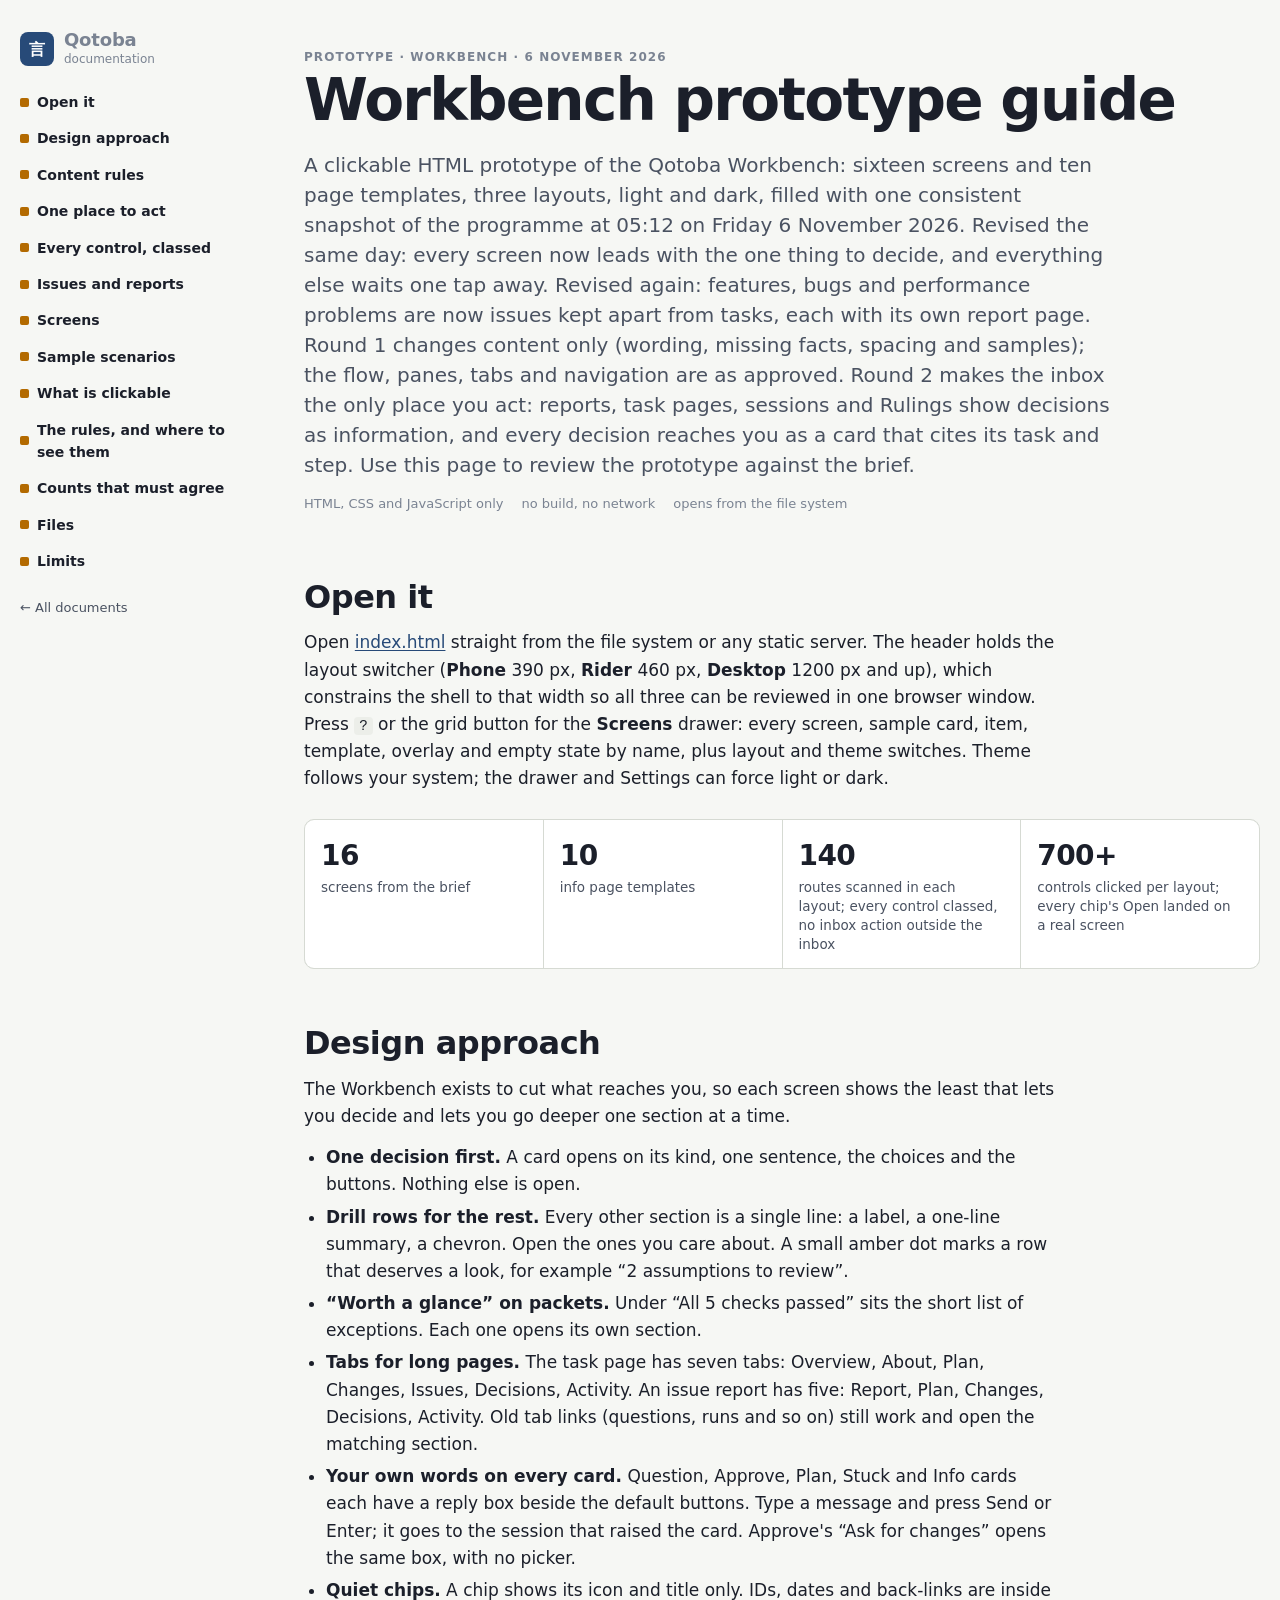
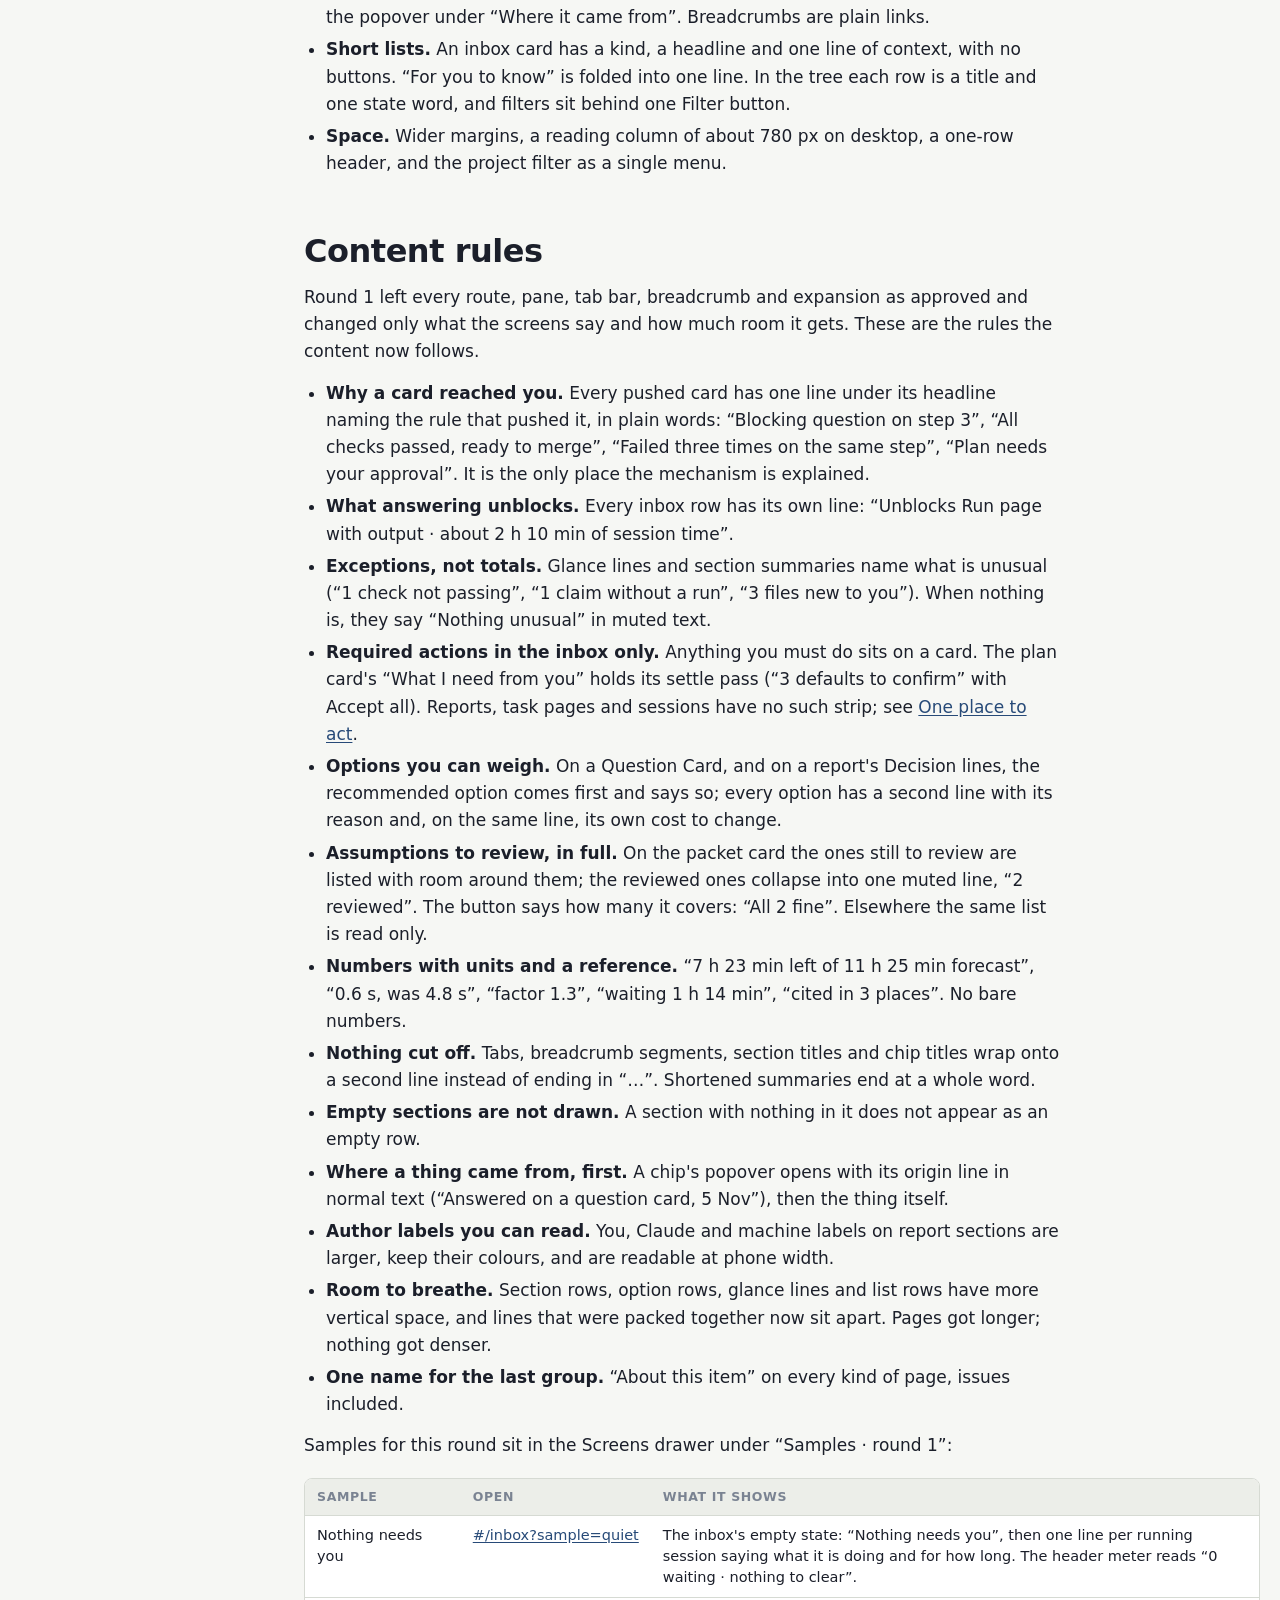
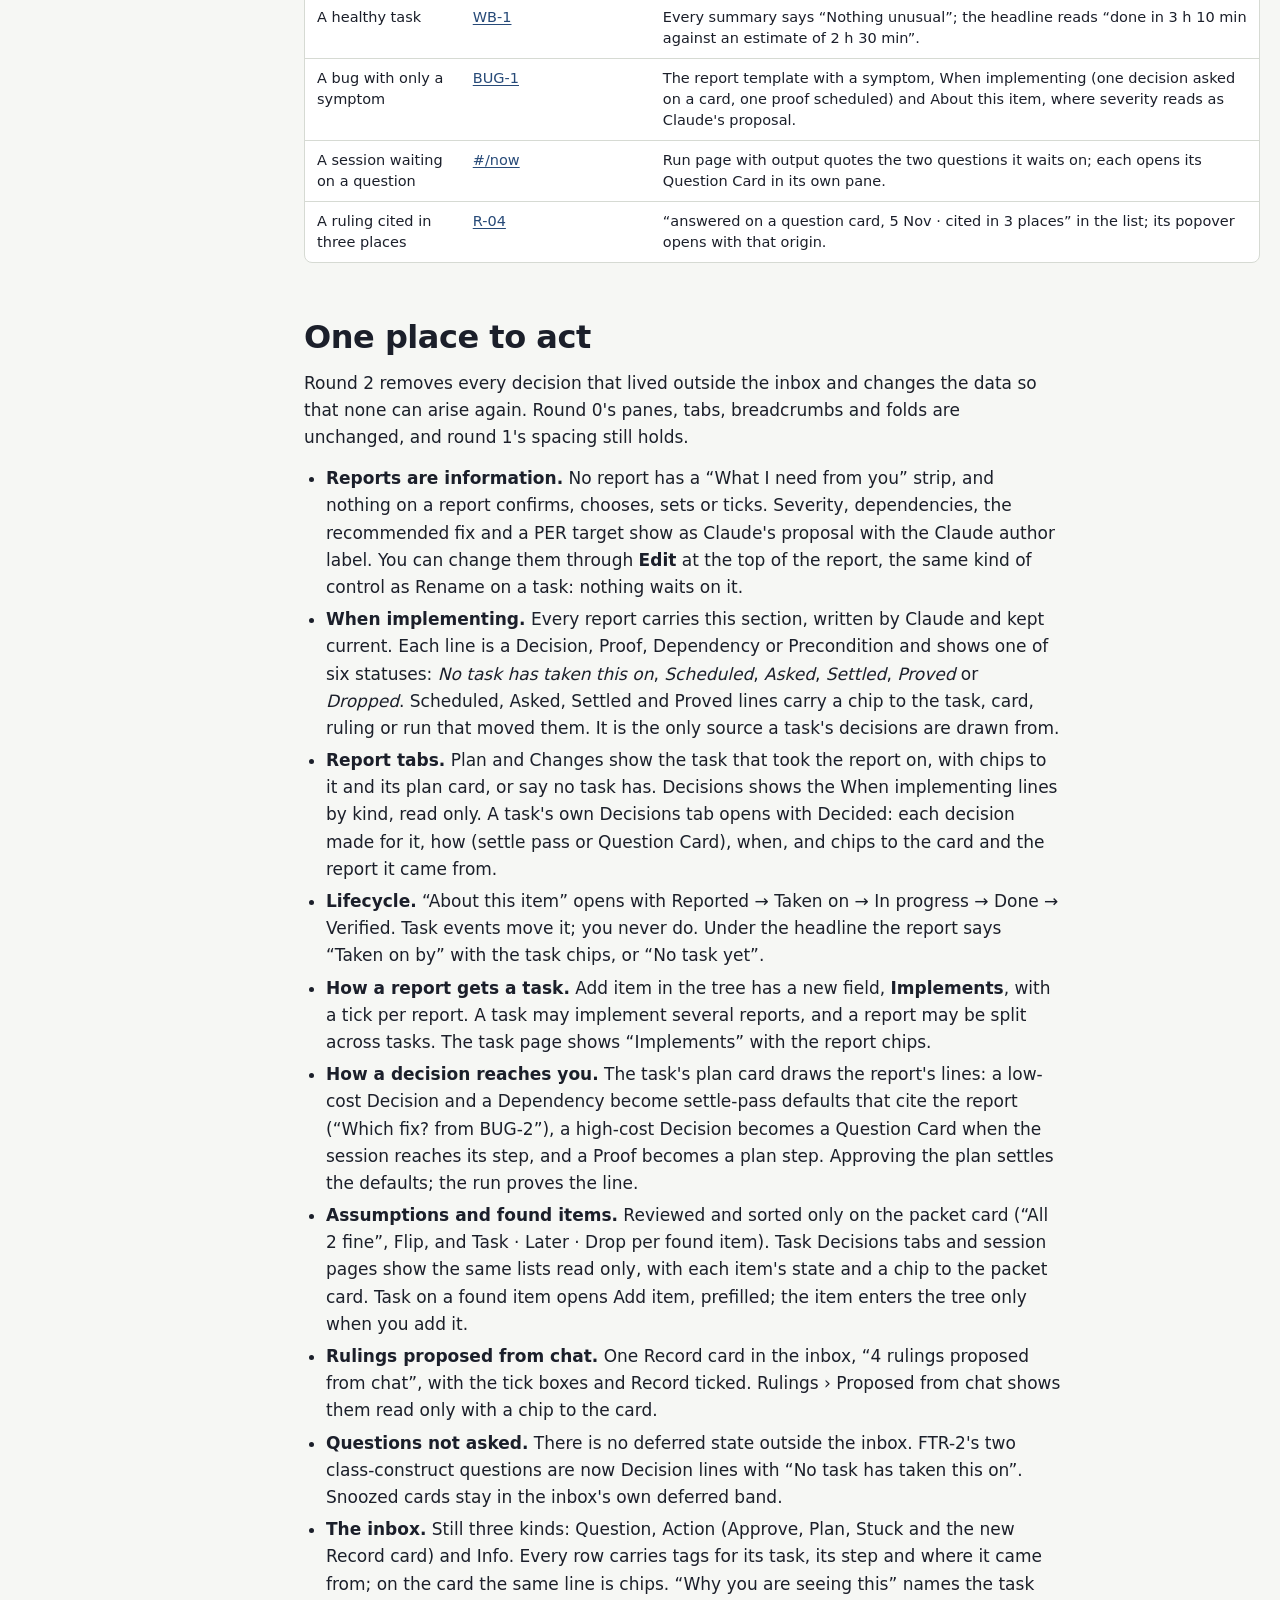
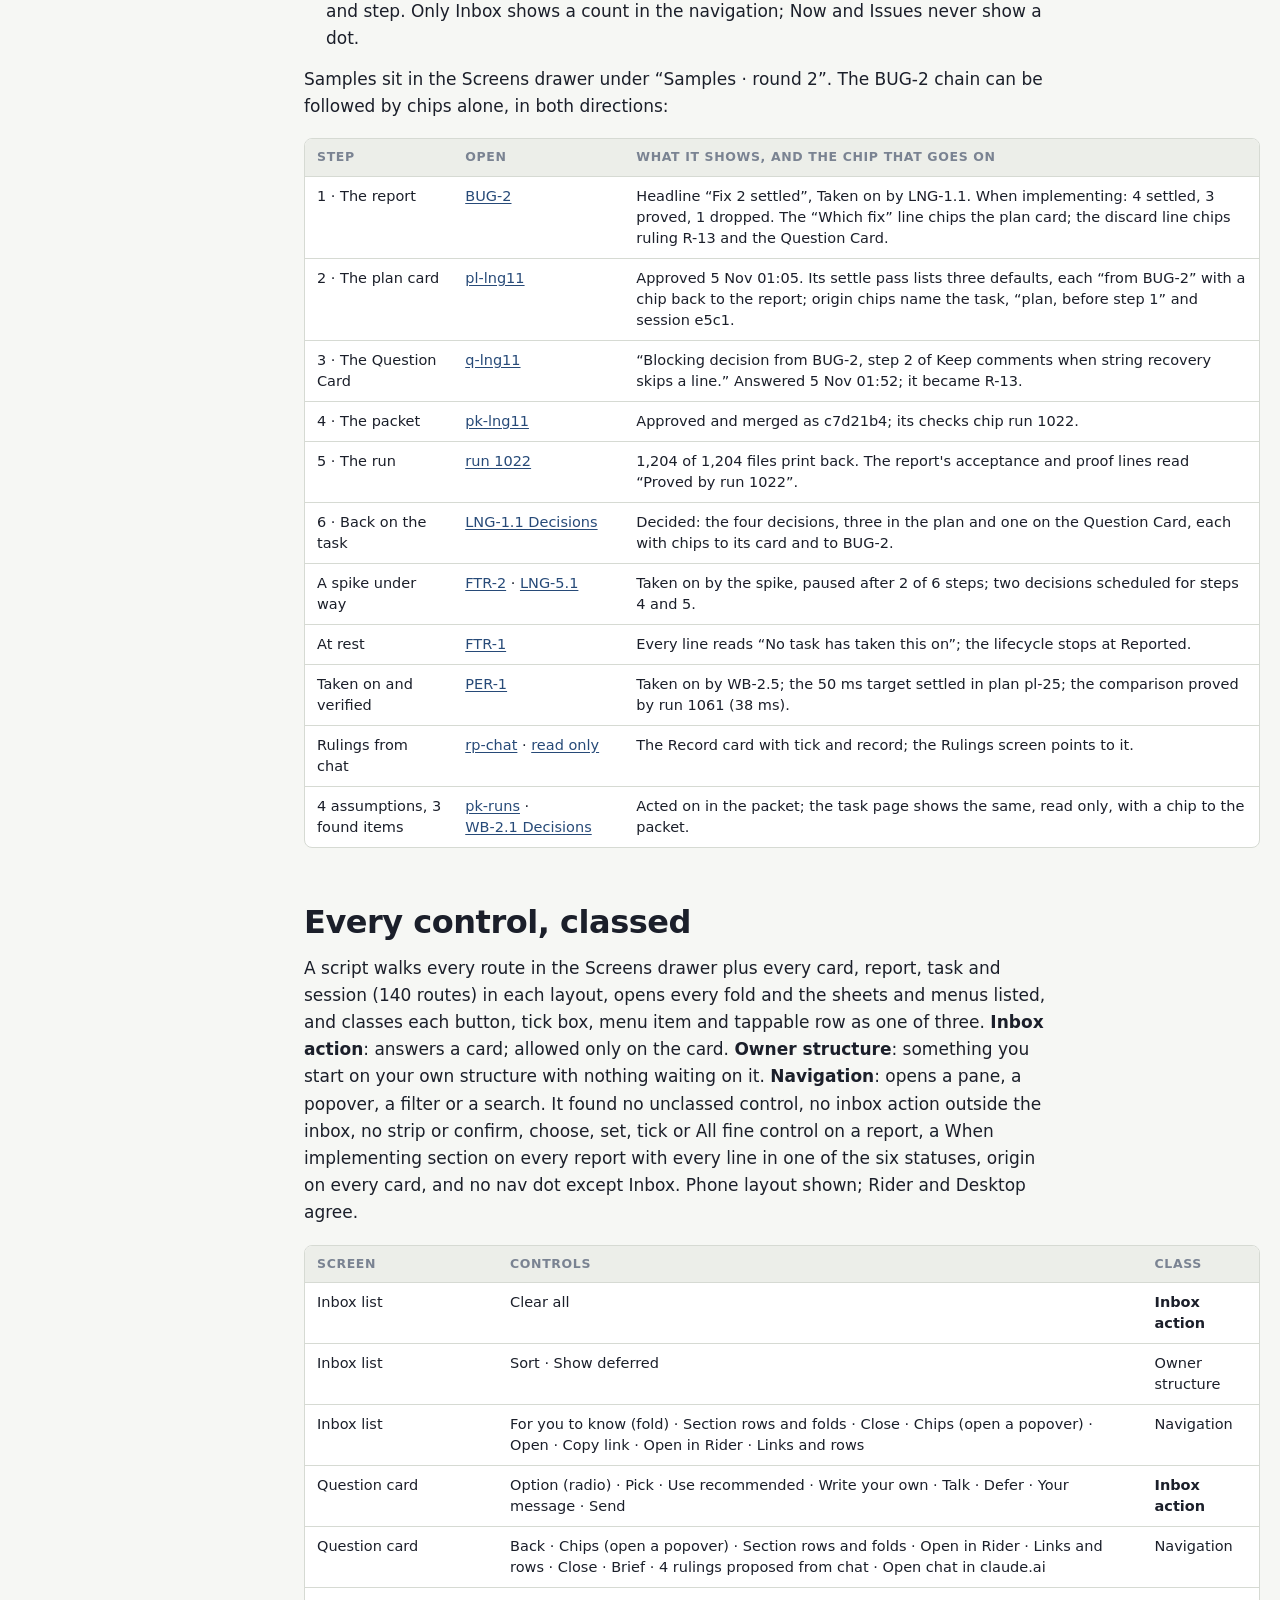
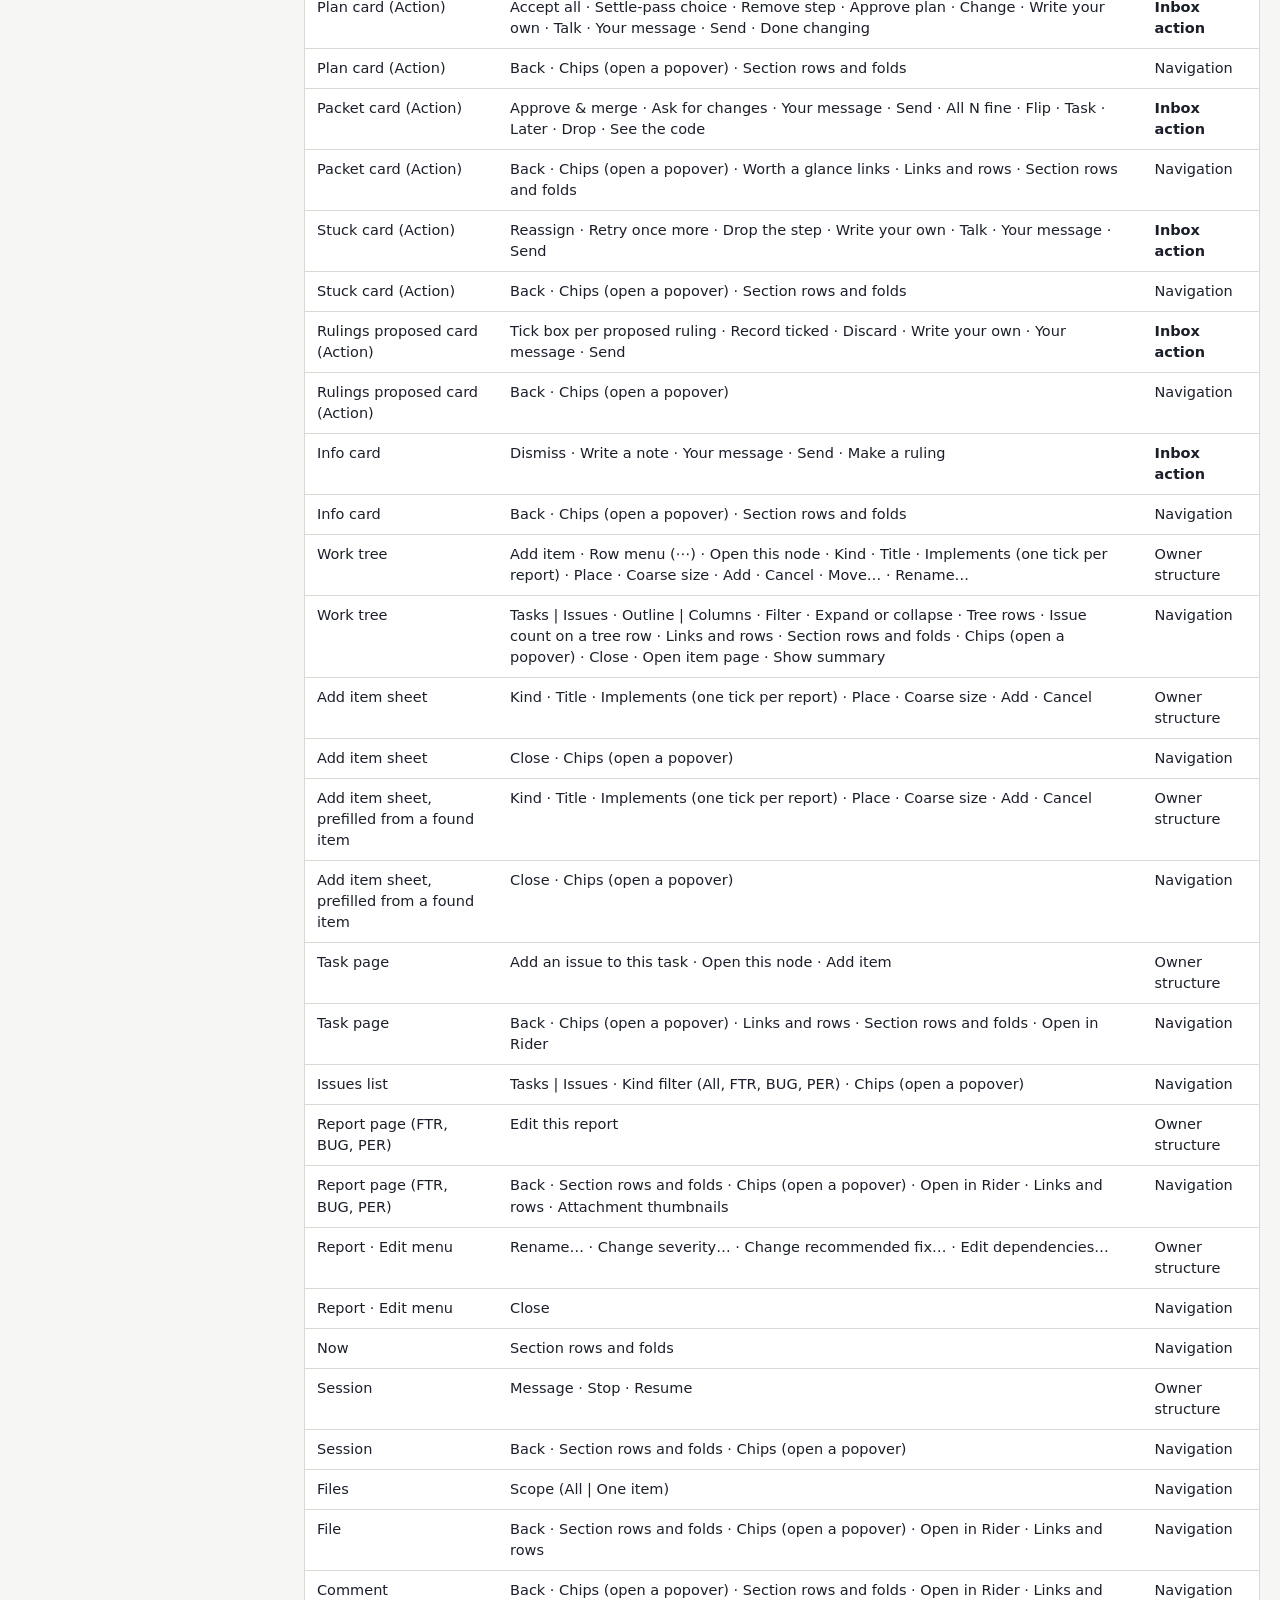
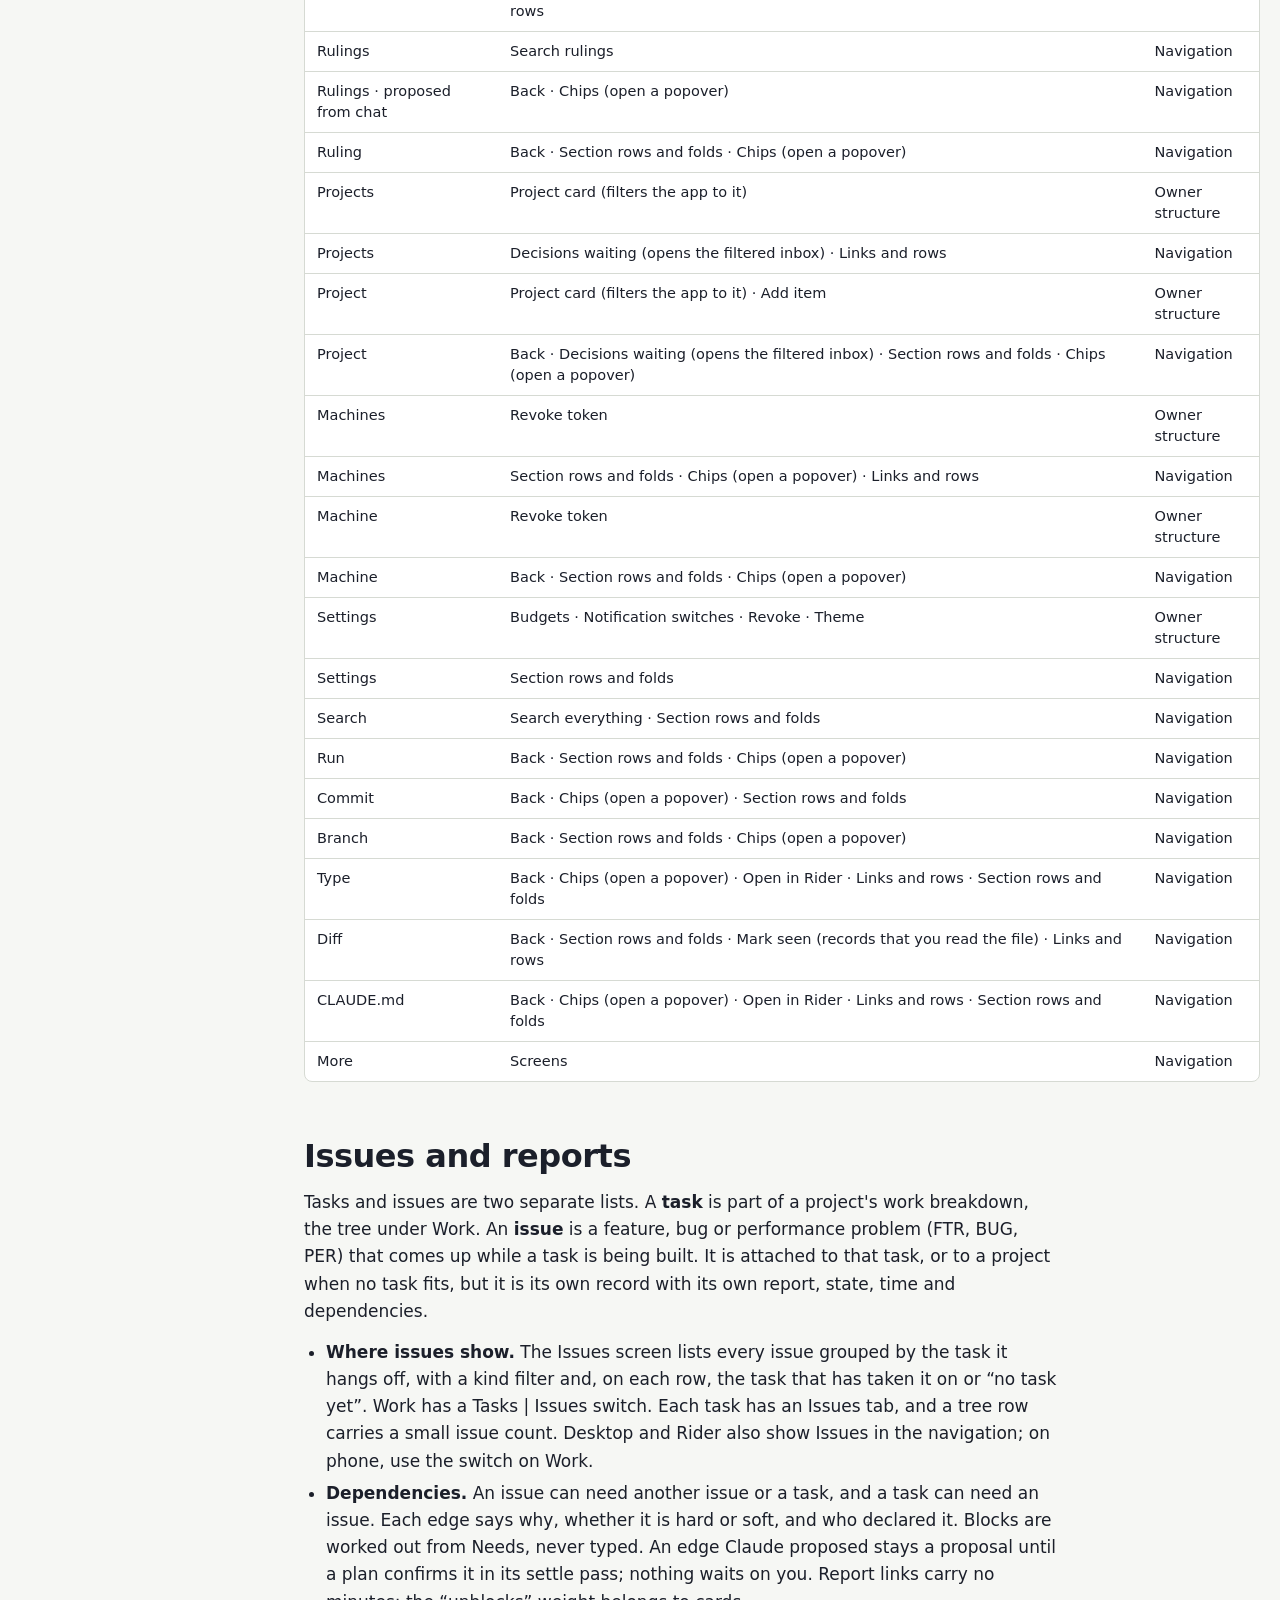
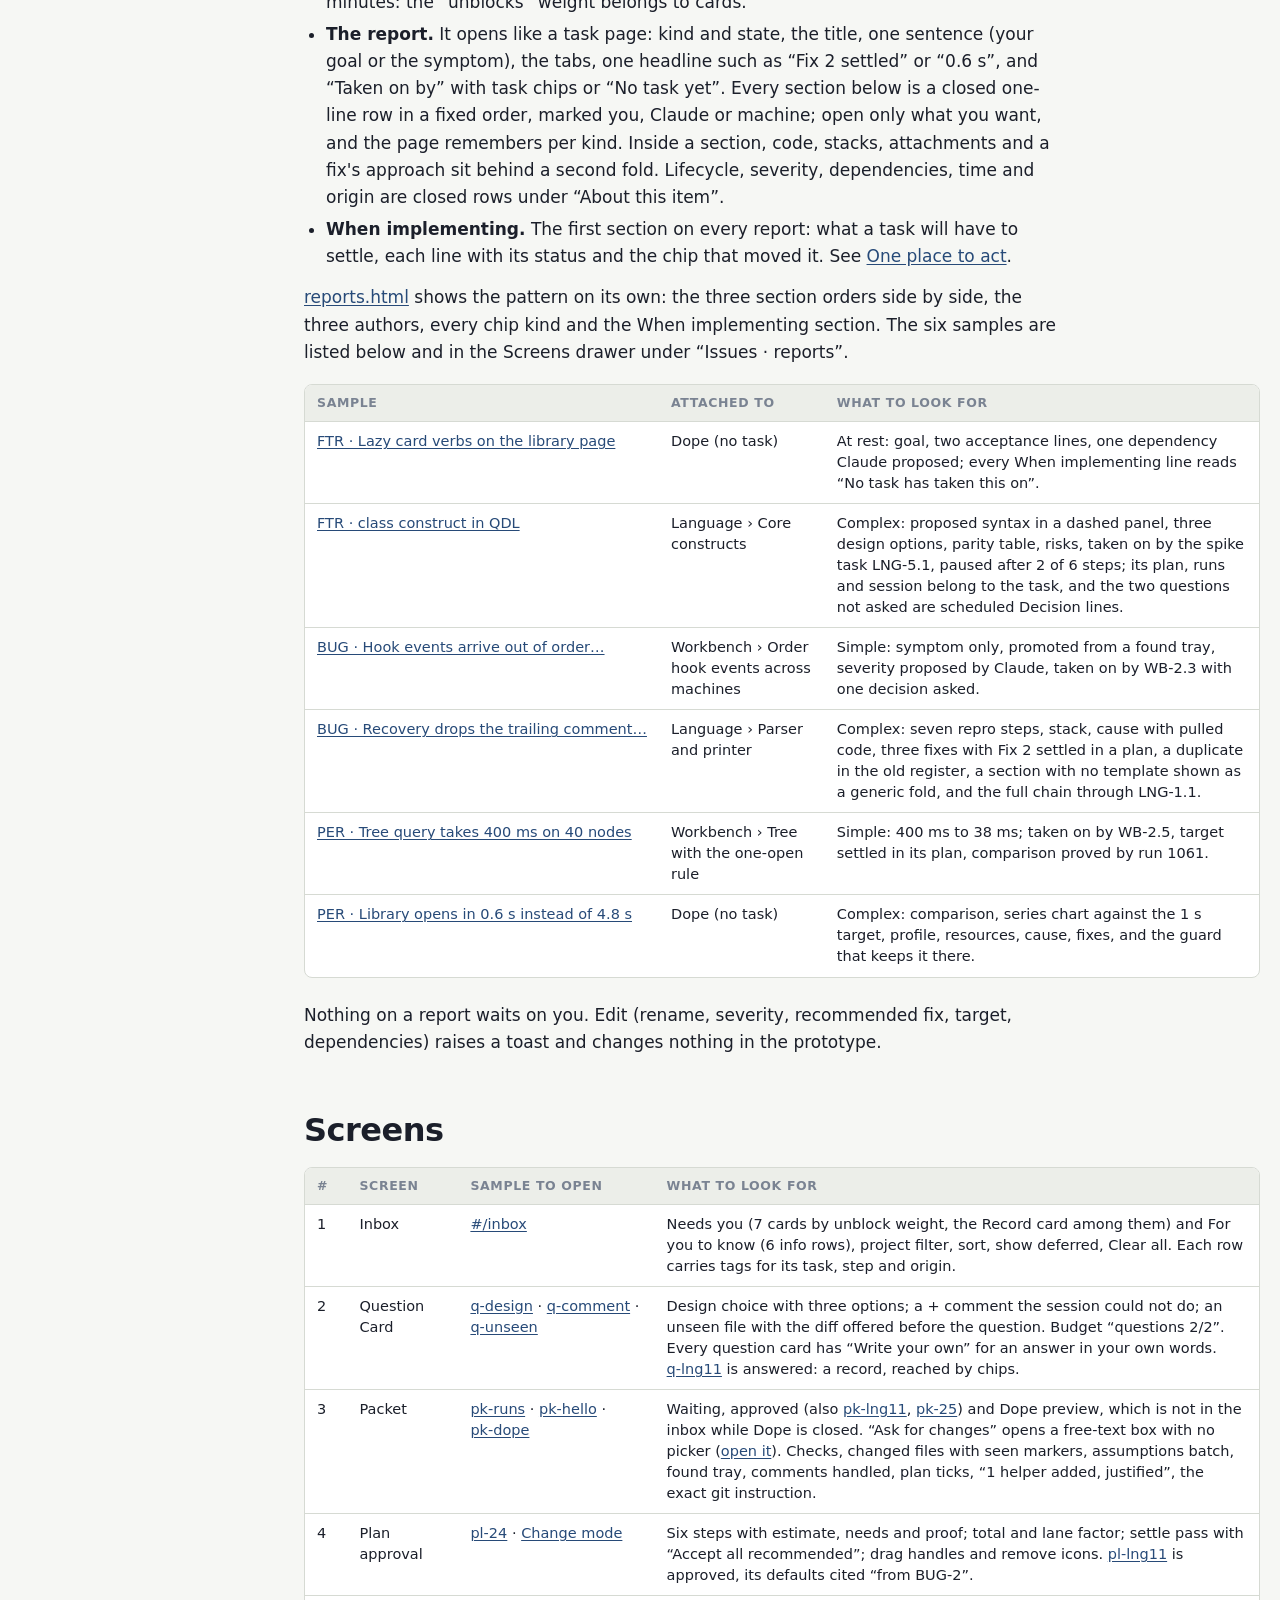
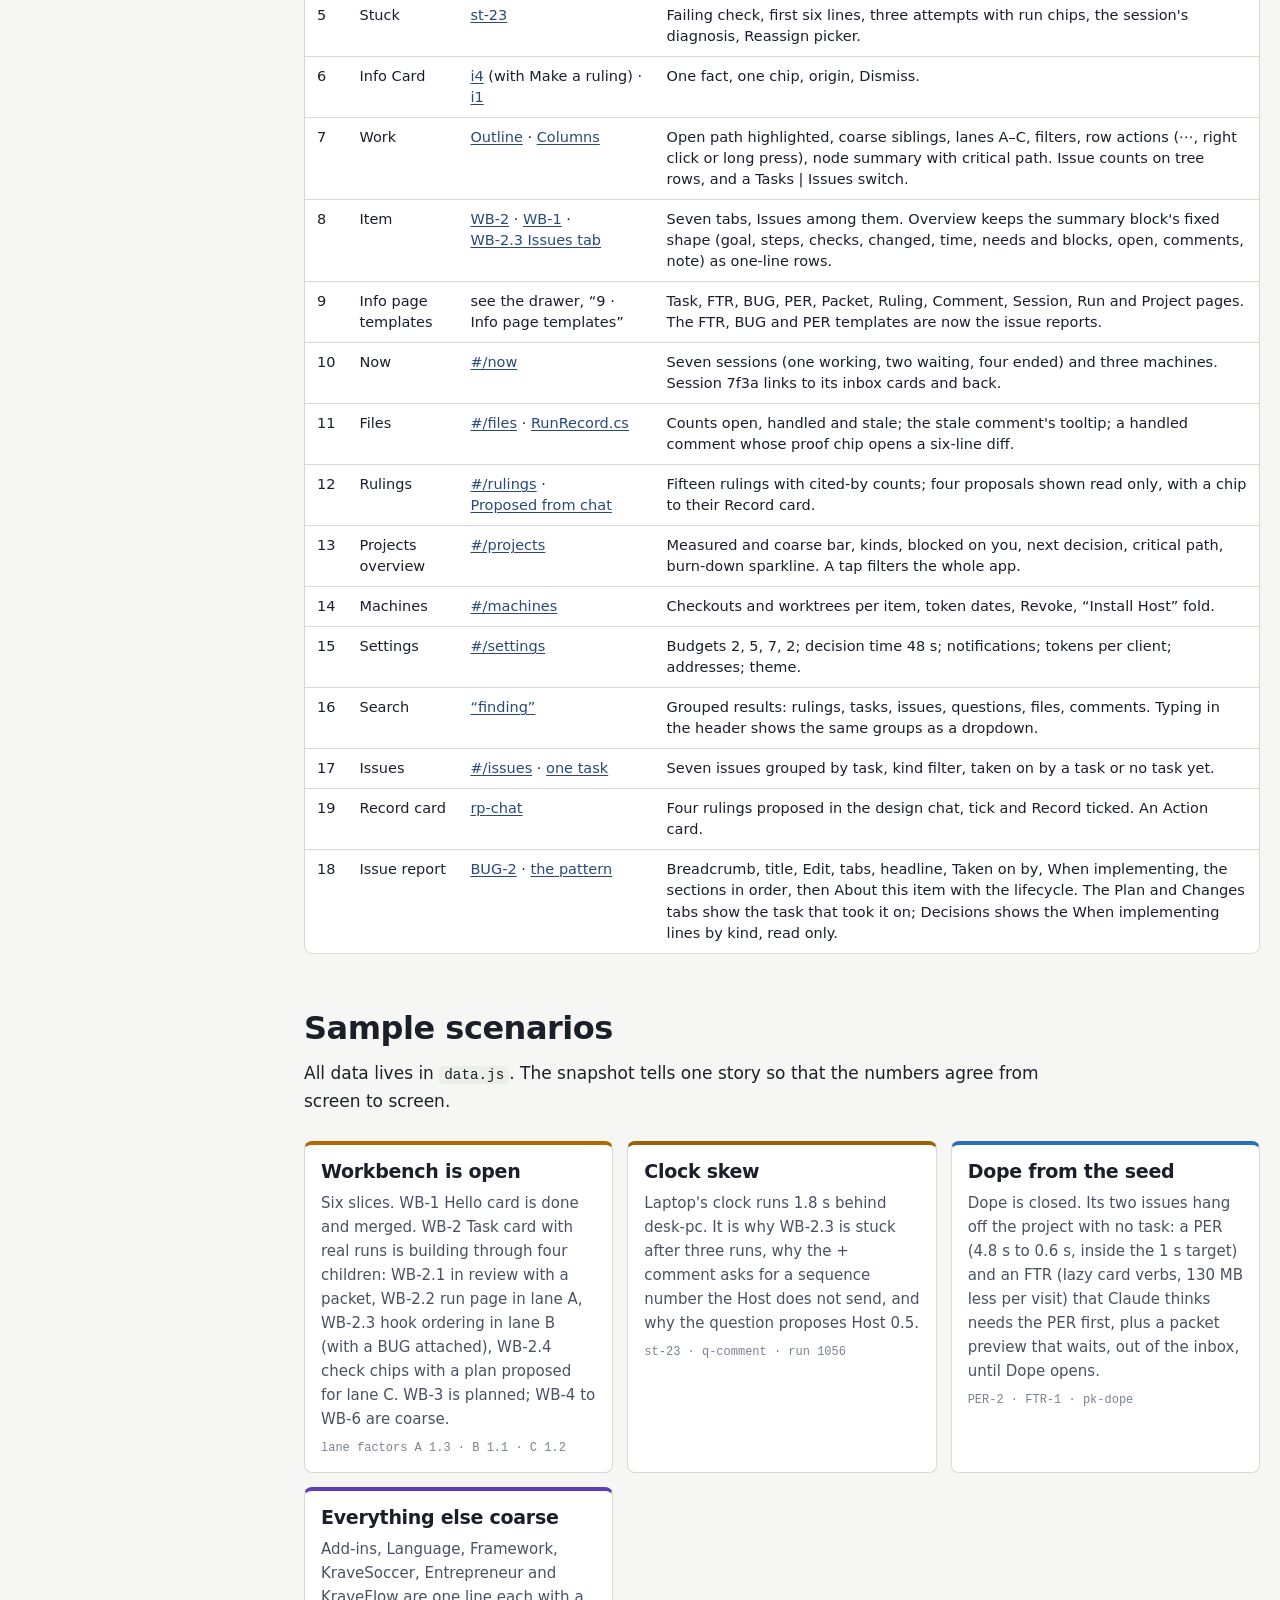
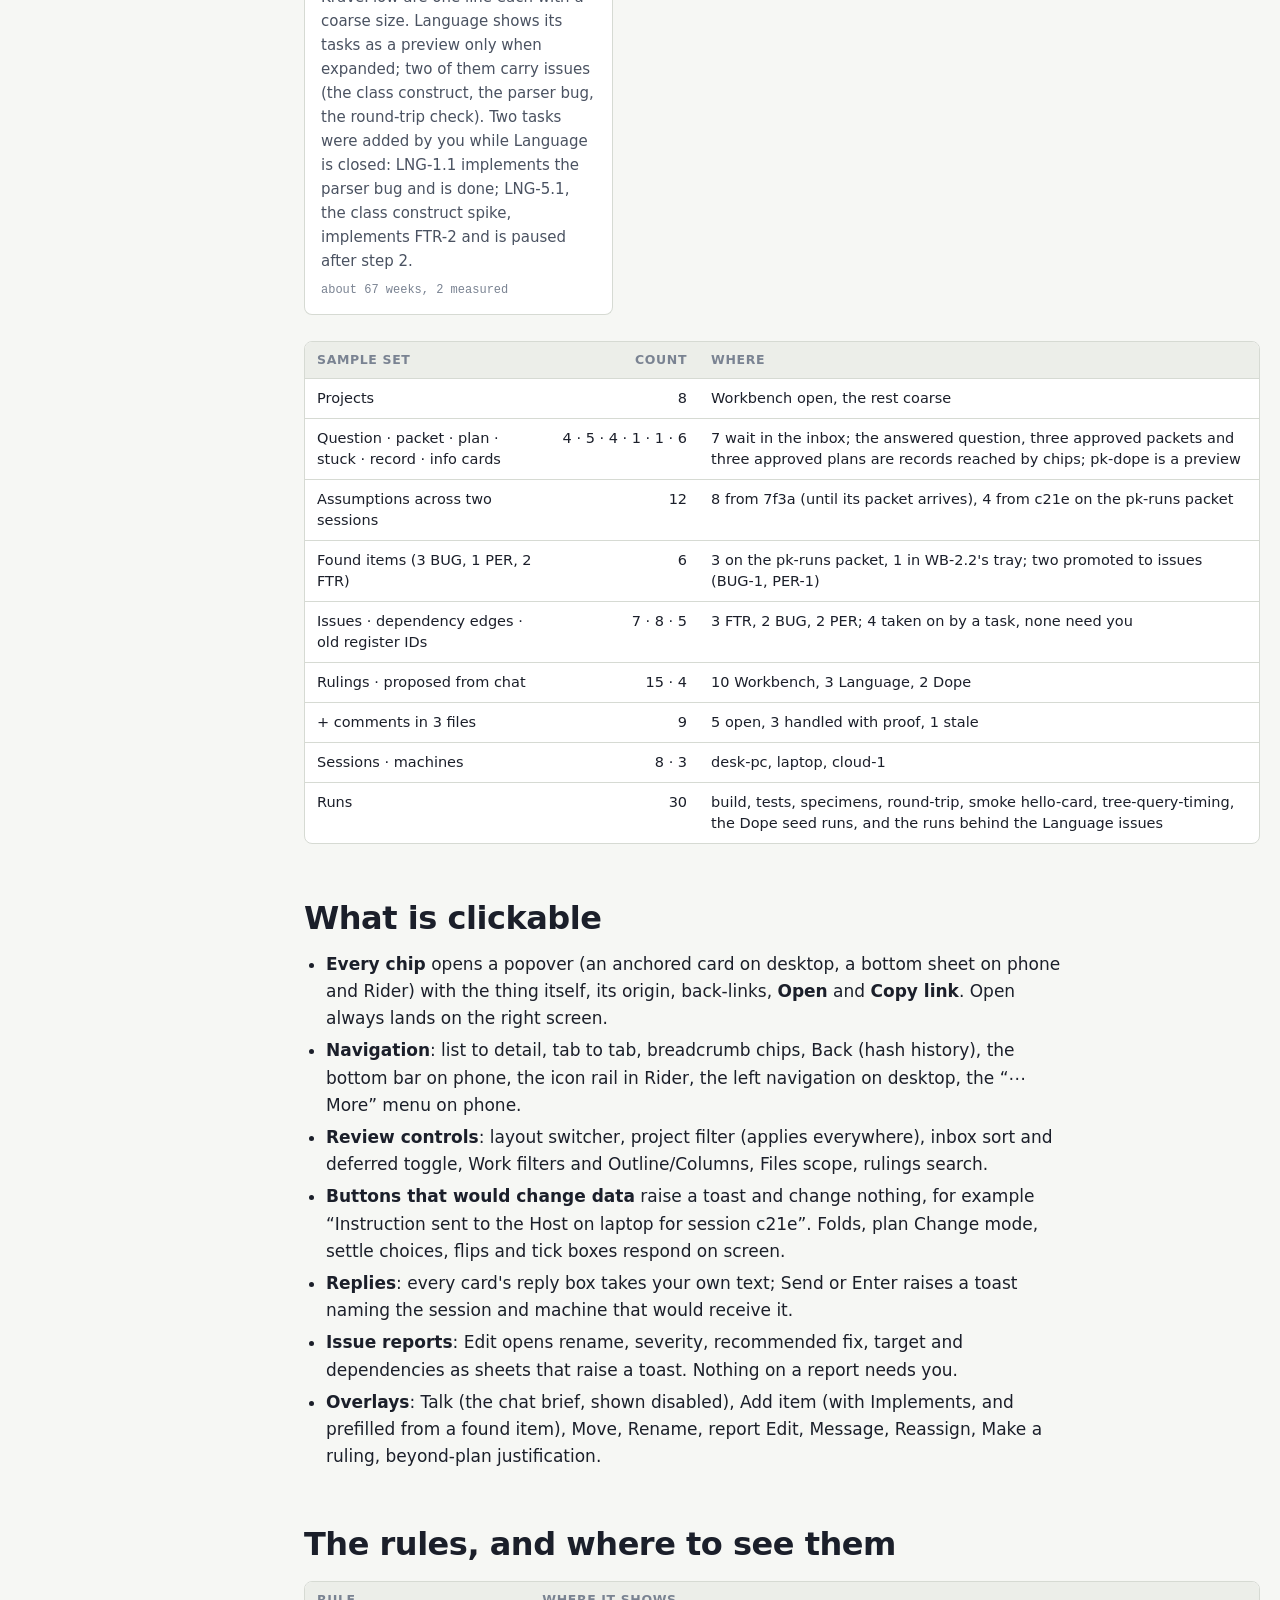
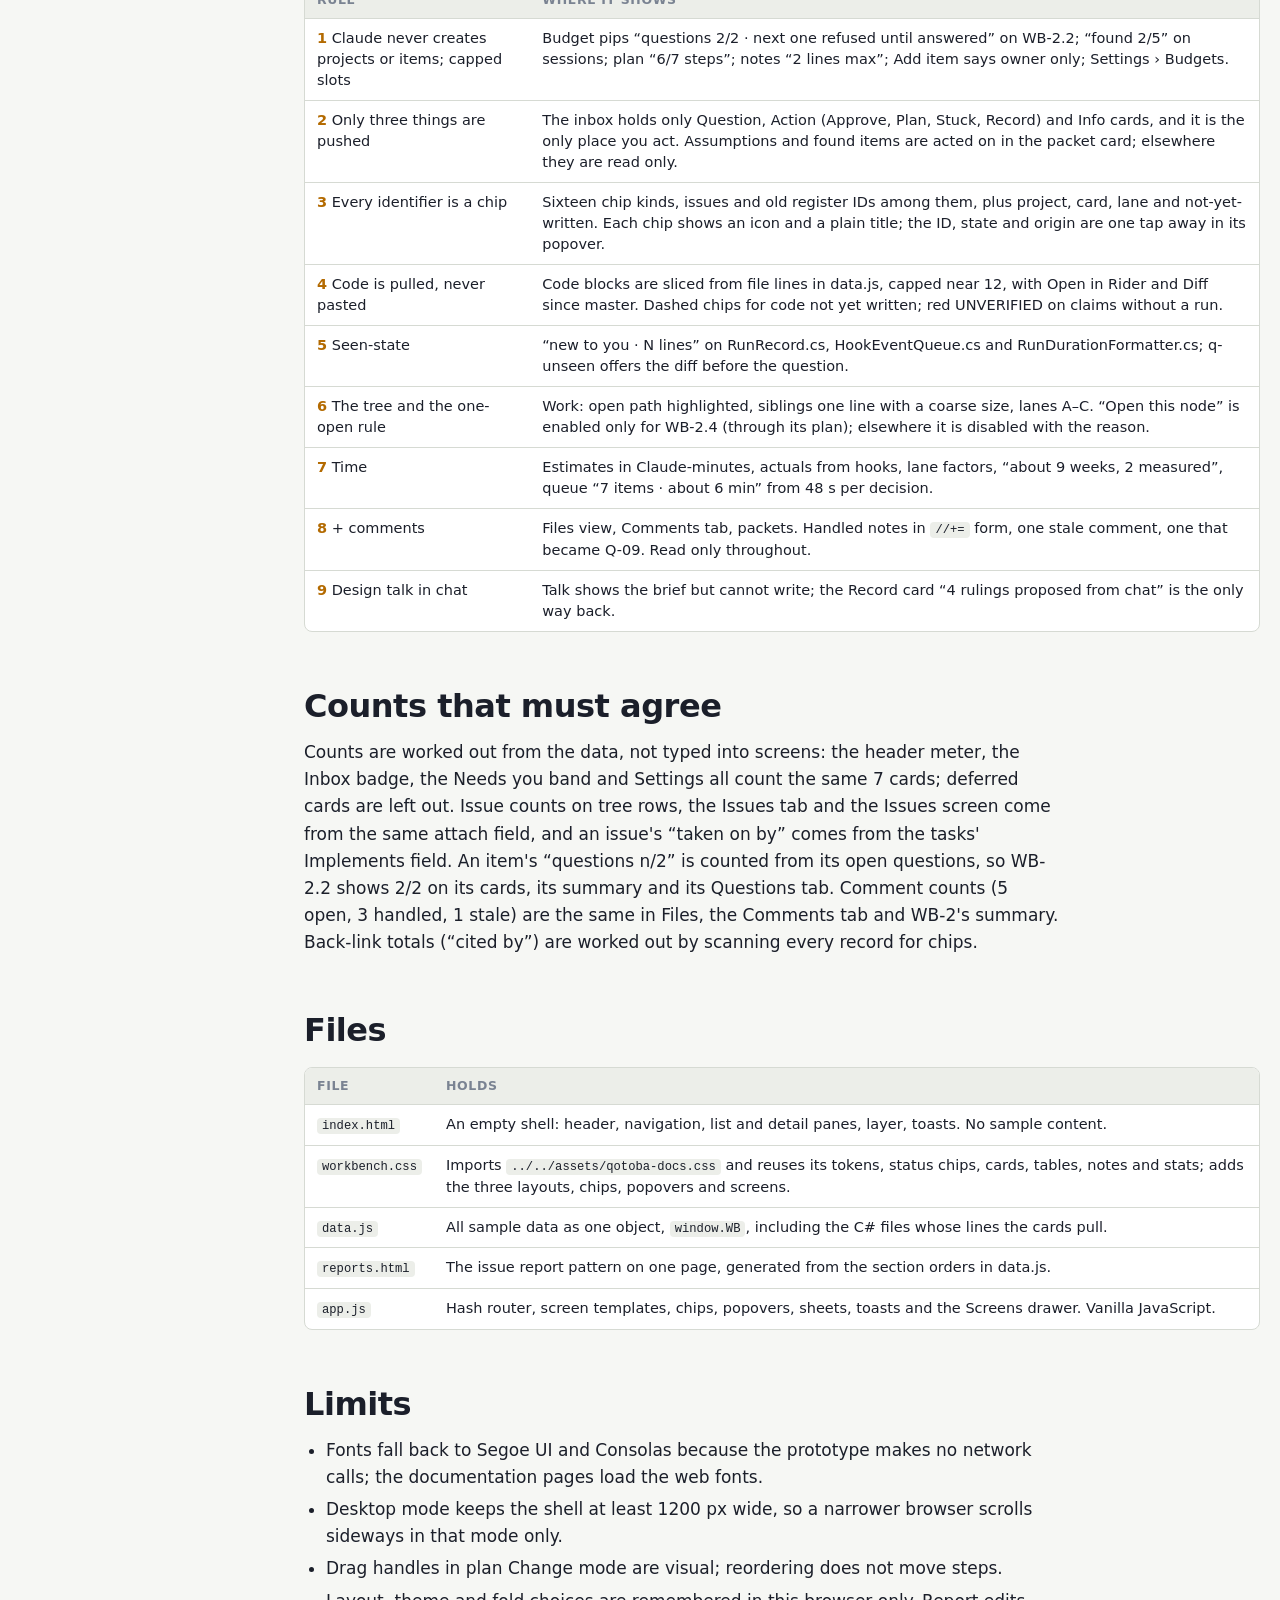
<file: docs/prototype/workbench/README.html>
<!doctype html>
<html lang="en">
<head>
<meta charset="utf-8">
<meta name="viewport" content="width=device-width, initial-scale=1, viewport-fit=cover">
<title>Workbench Prototype Guide</title>
<link rel="stylesheet" href="../../assets/qotoba-docs.css">
<style>
td a { white-space: nowrap; }
.rule-n { font-family: var(--display); font-weight: 900; color: var(--wb); }
</style>
</head>
<body>
<div class="page">
<nav class="toc" aria-label="Contents">
  <a class="brand" href="../../index.html"><span class="mark">言</span><span><b>Qotoba</b><span>documentation</span></span></a>
  <ol>
    <li><a class="p" href="#open"><i style="background:var(--wb)"></i>Open it</a></li>
    <li><a class="p" href="#approach"><i style="background:var(--wb)"></i>Design approach</a></li>
    <li><a class="p" href="#content"><i style="background:var(--wb)"></i>Content rules</a></li>
    <li><a class="p" href="#act"><i style="background:var(--wb)"></i>One place to act</a></li>
    <li><a class="p" href="#controls"><i style="background:var(--wb)"></i>Every control, classed</a></li>
    <li><a class="p" href="#issues"><i style="background:var(--wb)"></i>Issues and reports</a></li>
    <li><a class="p" href="#screens"><i style="background:var(--wb)"></i>Screens</a></li>
    <li><a class="p" href="#scenarios"><i style="background:var(--wb)"></i>Sample scenarios</a></li>
    <li><a class="p" href="#clickable"><i style="background:var(--wb)"></i>What is clickable</a></li>
    <li><a class="p" href="#rules"><i style="background:var(--wb)"></i>The rules, and where to see them</a></li>
    <li><a class="p" href="#counts"><i style="background:var(--wb)"></i>Counts that must agree</a></li>
    <li><a class="p" href="#files"><i style="background:var(--wb)"></i>Files</a></li>
    <li><a class="p" href="#limits"><i style="background:var(--wb)"></i>Limits</a></li>
  </ol>
  <div class="back"><a href="../../index.html">← All documents</a></div>
</nav>
<main>
<header class="hero">
  <div class="eyebrow">Prototype · Workbench · 6 November 2026</div>
  <h1>Workbench prototype guide</h1>
  <p class="lede">A clickable HTML prototype of the Qotoba Workbench: sixteen screens and ten page templates, three layouts, light and dark, filled with one consistent snapshot of the programme at 05:12 on Friday 6 November 2026. Revised the same day: every screen now leads with the one thing to decide, and everything else waits one tap away. Revised again: features, bugs and performance problems are now issues kept apart from tasks, each with its own report page. Round 1 changes content only (wording, missing facts, spacing and samples); the flow, panes, tabs and navigation are as approved. Round 2 makes the inbox the only place you act: reports, task pages, sessions and Rulings show decisions as information, and every decision reaches you as a card that cites its task and step. Use this page to review the prototype against the brief.</p>
  <div class="meta"><span>HTML, CSS and JavaScript only</span><span>no build, no network</span><span>opens from the file system</span></div>
</header>

<h2 id="open">Open it</h2>
<p>Open <a href="index.html">index.html</a> straight from the file system or any static server. The header holds the layout switcher (<b>Phone</b> 390 px, <b>Rider</b> 460 px, <b>Desktop</b> 1200 px and up), which constrains the shell to that width so all three can be reviewed in one browser window. Press <code>?</code> or the grid button for the <b>Screens</b> drawer: every screen, sample card, item, template, overlay and empty state by name, plus layout and theme switches. Theme follows your system; the drawer and Settings can force light or dark.</p>
<div class="stats">
  <div><b>16</b><span>screens from the brief</span></div>
  <div><b>10</b><span>info page templates</span></div>
  <div><b>140</b><span>routes scanned in each layout; every control classed, no inbox action outside the inbox</span></div>
  <div><b>700+</b><span>controls clicked per layout; every chip's Open landed on a real screen</span></div>
</div>

<h2 id="approach">Design approach</h2>
<p>The Workbench exists to cut what reaches you, so each screen shows the least that lets you decide and lets you go deeper one section at a time.</p>
<ul>
<li><b>One decision first.</b> A card opens on its kind, one sentence, the choices and the buttons. Nothing else is open.</li>
<li><b>Drill rows for the rest.</b> Every other section is a single line: a label, a one-line summary, a chevron. Open the ones you care about. A small amber dot marks a row that deserves a look, for example “2 assumptions to review”.</li>
<li><b>“Worth a glance” on packets.</b> Under “All 5 checks passed” sits the short list of exceptions. Each one opens its own section.</li>
<li><b>Tabs for long pages.</b> The task page has seven tabs: Overview, About, Plan, Changes, Issues, Decisions, Activity. An issue report has five: Report, Plan, Changes, Decisions, Activity. Old tab links (questions, runs and so on) still work and open the matching section.</li>
<li><b>Your own words on every card.</b> Question, Approve, Plan, Stuck and Info cards each have a reply box beside the default buttons. Type a message and press Send or Enter; it goes to the session that raised the card. Approve's “Ask for changes” opens the same box, with no picker.</li>
<li><b>Quiet chips.</b> A chip shows its icon and title only. IDs, dates and back-links are inside the popover under “Where it came from”. Breadcrumbs are plain links.</li>
<li><b>Short lists.</b> An inbox card has a kind, a headline and one line of context, with no buttons. “For you to know” is folded into one line. In the tree each row is a title and one state word, and filters sit behind one Filter button.</li>
<li><b>Space.</b> Wider margins, a reading column of about 780 px on desktop, a one-row header, and the project filter as a single menu.</li>
</ul>

<h2 id="content">Content rules</h2>
<p>Round 1 left every route, pane, tab bar, breadcrumb and expansion as approved and changed only what the screens say and how much room it gets. These are the rules the content now follows.</p>
<ul>
<li><b>Why a card reached you.</b> Every pushed card has one line under its headline naming the rule that pushed it, in plain words: “Blocking question on step 3”, “All checks passed, ready to merge”, “Failed three times on the same step”, “Plan needs your approval”. It is the only place the mechanism is explained.</li>
<li><b>What answering unblocks.</b> Every inbox row has its own line: “Unblocks Run page with output · about 2 h 10 min of session time”.</li>
<li><b>Exceptions, not totals.</b> Glance lines and section summaries name what is unusual (“1 check not passing”, “1 claim without a run”, “3 files new to you”). When nothing is, they say “Nothing unusual” in muted text.</li>
<li><b>Required actions in the inbox only.</b> Anything you must do sits on a card. The plan card's “What I need from you” holds its settle pass (“3 defaults to confirm” with Accept all). Reports, task pages and sessions have no such strip; see <a href="#act">One place to act</a>.</li>
<li><b>Options you can weigh.</b> On a Question Card, and on a report's Decision lines, the recommended option comes first and says so; every option has a second line with its reason and, on the same line, its own cost to change.</li>
<li><b>Assumptions to review, in full.</b> On the packet card the ones still to review are listed with room around them; the reviewed ones collapse into one muted line, “2 reviewed”. The button says how many it covers: “All 2 fine”. Elsewhere the same list is read only.</li>
<li><b>Numbers with units and a reference.</b> “7 h 23 min left of 11 h 25 min forecast”, “0.6 s, was 4.8 s”, “factor 1.3”, “waiting 1 h 14 min”, “cited in 3 places”. No bare numbers.</li>
<li><b>Nothing cut off.</b> Tabs, breadcrumb segments, section titles and chip titles wrap onto a second line instead of ending in “…”. Shortened summaries end at a whole word.</li>
<li><b>Empty sections are not drawn.</b> A section with nothing in it does not appear as an empty row.</li>
<li><b>Where a thing came from, first.</b> A chip's popover opens with its origin line in normal text (“Answered on a question card, 5 Nov”), then the thing itself.</li>
<li><b>Author labels you can read.</b> You, Claude and machine labels on report sections are larger, keep their colours, and are readable at phone width.</li>
<li><b>Room to breathe.</b> Section rows, option rows, glance lines and list rows have more vertical space, and lines that were packed together now sit apart. Pages got longer; nothing got denser.</li>
<li><b>One name for the last group.</b> “About this item” on every kind of page, issues included.</li>
</ul>
<p>Samples for this round sit in the Screens drawer under “Samples · round 1”:</p>
<div class="tw"><table>
<thead><tr><th>Sample</th><th>Open</th><th>What it shows</th></tr></thead>
<tbody>
<tr><td>Nothing needs you</td><td><a href="index.html#/inbox?sample=quiet">#/inbox?sample=quiet</a></td><td>The inbox's empty state: “Nothing needs you”, then one line per running session saying what it is doing and for how long. The header meter reads “0 waiting · nothing to clear”.</td></tr>
<tr><td>A healthy task</td><td><a href="index.html#/item/WB-1">WB-1</a></td><td>Every summary says “Nothing unusual”; the headline reads “done in 3 h 10 min against an estimate of 2 h 30 min”.</td></tr>
<tr><td>A bug with only a symptom</td><td><a href="index.html#/fpb/BUG-1">BUG-1</a></td><td>The report template with a symptom, When implementing (one decision asked on a card, one proof scheduled) and About this item, where severity reads as Claude's proposal.</td></tr>
<tr><td>A session waiting on a question</td><td><a href="index.html#/now">#/now</a></td><td>Run page with output quotes the two questions it waits on; each opens its Question Card in its own pane.</td></tr>
<tr><td>A ruling cited in three places</td><td><a href="index.html#/ruling/R-04">R-04</a></td><td>“answered on a question card, 5 Nov · cited in 3 places” in the list; its popover opens with that origin.</td></tr>
</tbody></table></div>

<h2 id="act">One place to act</h2>
<p>Round 2 removes every decision that lived outside the inbox and changes the data so that none can arise again. Round 0's panes, tabs, breadcrumbs and folds are unchanged, and round 1's spacing still holds.</p>
<ul>
<li><b>Reports are information.</b> No report has a “What I need from you” strip, and nothing on a report confirms, chooses, sets or ticks. Severity, dependencies, the recommended fix and a PER target show as Claude's proposal with the Claude author label. You can change them through <b>Edit</b> at the top of the report, the same kind of control as Rename on a task: nothing waits on it.</li>
<li><b>When implementing.</b> Every report carries this section, written by Claude and kept current. Each line is a Decision, Proof, Dependency or Precondition and shows one of six statuses: <i>No task has taken this on</i>, <i>Scheduled</i>, <i>Asked</i>, <i>Settled</i>, <i>Proved</i> or <i>Dropped</i>. Scheduled, Asked, Settled and Proved lines carry a chip to the task, card, ruling or run that moved them. It is the only source a task's decisions are drawn from.</li>
<li><b>Report tabs.</b> Plan and Changes show the task that took the report on, with chips to it and its plan card, or say no task has. Decisions shows the When implementing lines by kind, read only. A task's own Decisions tab opens with Decided: each decision made for it, how (settle pass or Question Card), when, and chips to the card and the report it came from.</li>
<li><b>Lifecycle.</b> “About this item” opens with Reported → Taken on → In progress → Done → Verified. Task events move it; you never do. Under the headline the report says “Taken on by” with the task chips, or “No task yet”.</li>
<li><b>How a report gets a task.</b> Add item in the tree has a new field, <b>Implements</b>, with a tick per report. A task may implement several reports, and a report may be split across tasks. The task page shows “Implements” with the report chips.</li>
<li><b>How a decision reaches you.</b> The task's plan card draws the report's lines: a low-cost Decision and a Dependency become settle-pass defaults that cite the report (“Which fix? from BUG-2”), a high-cost Decision becomes a Question Card when the session reaches its step, and a Proof becomes a plan step. Approving the plan settles the defaults; the run proves the line.</li>
<li><b>Assumptions and found items.</b> Reviewed and sorted only on the packet card (“All 2 fine”, Flip, and Task · Later · Drop per found item). Task Decisions tabs and session pages show the same lists read only, with each item's state and a chip to the packet card. Task on a found item opens Add item, prefilled; the item enters the tree only when you add it.</li>
<li><b>Rulings proposed from chat.</b> One Record card in the inbox, “4 rulings proposed from chat”, with the tick boxes and Record ticked. Rulings › Proposed from chat shows them read only with a chip to the card.</li>
<li><b>Questions not asked.</b> There is no deferred state outside the inbox. FTR-2's two class-construct questions are now Decision lines with “No task has taken this on”. Snoozed cards stay in the inbox's own deferred band.</li>
<li><b>The inbox.</b> Still three kinds: Question, Action (Approve, Plan, Stuck and the new Record card) and Info. Every row carries tags for its task, its step and where it came from; on the card the same line is chips. “Why you are seeing this” names the task and step. Only Inbox shows a count in the navigation; Now and Issues never show a dot.</li>
</ul>
<p>Samples sit in the Screens drawer under “Samples · round 2”. The BUG-2 chain can be followed by chips alone, in both directions:</p>
<div class="tw"><table>
<thead><tr><th>Step</th><th>Open</th><th>What it shows, and the chip that goes on</th></tr></thead>
<tbody>
<tr><td>1 · The report</td><td><a href="index.html#/fpb/BUG-2">BUG-2</a></td><td>Headline “Fix 2 settled”, Taken on by LNG-1.1. When implementing: 4 settled, 3 proved, 1 dropped. The “Which fix” line chips the plan card; the discard line chips ruling R-13 and the Question Card.</td></tr>
<tr><td>2 · The plan card</td><td><a href="index.html#/card/pl-lng11">pl-lng11</a></td><td>Approved 5 Nov 01:05. Its settle pass lists three defaults, each “from BUG-2” with a chip back to the report; origin chips name the task, “plan, before step 1” and session e5c1.</td></tr>
<tr><td>3 · The Question Card</td><td><a href="index.html#/card/q-lng11">q-lng11</a></td><td>“Blocking decision from BUG-2, step 2 of Keep comments when string recovery skips a line.” Answered 5 Nov 01:52; it became R-13.</td></tr>
<tr><td>4 · The packet</td><td><a href="index.html#/card/pk-lng11">pk-lng11</a></td><td>Approved and merged as c7d21b4; its checks chip run 1022.</td></tr>
<tr><td>5 · The run</td><td><a href="index.html#/run/1022">run 1022</a></td><td>1,204 of 1,204 files print back. The report's acceptance and proof lines read “Proved by run 1022”.</td></tr>
<tr><td>6 · Back on the task</td><td><a href="index.html#/item/LNG-1.1/decisions">LNG-1.1 Decisions</a></td><td>Decided: the four decisions, three in the plan and one on the Question Card, each with chips to its card and to BUG-2.</td></tr>
<tr><td>A spike under way</td><td><a href="index.html#/fpb/FTR-2">FTR-2</a> · <a href="index.html#/item/LNG-5.1">LNG-5.1</a></td><td>Taken on by the spike, paused after 2 of 6 steps; two decisions scheduled for steps 4 and 5.</td></tr>
<tr><td>At rest</td><td><a href="index.html#/fpb/FTR-1">FTR-1</a></td><td>Every line reads “No task has taken this on”; the lifecycle stops at Reported.</td></tr>
<tr><td>Taken on and verified</td><td><a href="index.html#/fpb/PER-1">PER-1</a></td><td>Taken on by WB-2.5; the 50 ms target settled in plan pl-25; the comparison proved by run 1061 (38 ms).</td></tr>
<tr><td>Rulings from chat</td><td><a href="index.html#/card/rp-chat">rp-chat</a> · <a href="index.html#/rulings/proposed">read only</a></td><td>The Record card with tick and record; the Rulings screen points to it.</td></tr>
<tr><td>4 assumptions, 3 found items</td><td><a href="index.html#/card/pk-runs">pk-runs</a> · <a href="index.html#/item/WB-2.1/decisions">WB-2.1 Decisions</a></td><td>Acted on in the packet; the task page shows the same, read only, with a chip to the packet.</td></tr>
</tbody></table></div>

<h2 id="controls">Every control, classed</h2>
<p>A script walks every route in the Screens drawer plus every card, report, task and session (140 routes) in each layout, opens every fold and the sheets and menus listed, and classes each button, tick box, menu item and tappable row as one of three. <b>Inbox action</b>: answers a card; allowed only on the card. <b>Owner structure</b>: something you start on your own structure with nothing waiting on it. <b>Navigation</b>: opens a pane, a popover, a filter or a search. It found no unclassed control, no inbox action outside the inbox, no strip or confirm, choose, set, tick or All fine control on a report, a When implementing section on every report with every line in one of the six statuses, origin on every card, and no nav dot except Inbox. Phone layout shown; Rider and Desktop agree.</p>
<div class="tw"><table>
<thead><tr><th>Screen</th><th>Controls</th><th>Class</th></tr></thead>
<tbody>
<tr><td>Inbox list</td><td>Clear all</td><td><b>Inbox action</b></td></tr>
<tr><td>Inbox list</td><td>Sort · Show deferred</td><td>Owner structure</td></tr>
<tr><td>Inbox list</td><td>For you to know (fold) · Section rows and folds · Close · Chips (open a popover) · Open · Copy link · Open in Rider · Links and rows</td><td>Navigation</td></tr>
<tr><td>Question card</td><td>Option (radio) · Pick · Use recommended · Write your own · Talk · Defer · Your message · Send</td><td><b>Inbox action</b></td></tr>
<tr><td>Question card</td><td>Back · Chips (open a popover) · Section rows and folds · Open in Rider · Links and rows · Close · Brief · 4 rulings proposed from chat · Open chat in claude.ai</td><td>Navigation</td></tr>
<tr><td>Plan card (Action)</td><td>Accept all · Settle-pass choice · Remove step · Approve plan · Change · Write your own · Talk · Your message · Send · Done changing</td><td><b>Inbox action</b></td></tr>
<tr><td>Plan card (Action)</td><td>Back · Chips (open a popover) · Section rows and folds</td><td>Navigation</td></tr>
<tr><td>Packet card (Action)</td><td>Approve &amp; merge · Ask for changes · Your message · Send · All N fine · Flip · Task · Later · Drop · See the code</td><td><b>Inbox action</b></td></tr>
<tr><td>Packet card (Action)</td><td>Back · Chips (open a popover) · Worth a glance links · Links and rows · Section rows and folds</td><td>Navigation</td></tr>
<tr><td>Stuck card (Action)</td><td>Reassign · Retry once more · Drop the step · Write your own · Talk · Your message · Send</td><td><b>Inbox action</b></td></tr>
<tr><td>Stuck card (Action)</td><td>Back · Chips (open a popover) · Section rows and folds</td><td>Navigation</td></tr>
<tr><td>Rulings proposed card (Action)</td><td>Tick box per proposed ruling · Record ticked · Discard · Write your own · Your message · Send</td><td><b>Inbox action</b></td></tr>
<tr><td>Rulings proposed card (Action)</td><td>Back · Chips (open a popover)</td><td>Navigation</td></tr>
<tr><td>Info card</td><td>Dismiss · Write a note · Your message · Send · Make a ruling</td><td><b>Inbox action</b></td></tr>
<tr><td>Info card</td><td>Back · Chips (open a popover) · Section rows and folds</td><td>Navigation</td></tr>
<tr><td>Work tree</td><td>Add item · Row menu (⋯) · Open this node · Kind · Title · Implements (one tick per report) · Place · Coarse size · Add · Cancel · Move… · Rename…</td><td>Owner structure</td></tr>
<tr><td>Work tree</td><td>Tasks | Issues · Outline | Columns · Filter · Expand or collapse · Tree rows · Issue count on a tree row · Links and rows · Section rows and folds · Chips (open a popover) · Close · Open item page · Show summary</td><td>Navigation</td></tr>
<tr><td>Add item sheet</td><td>Kind · Title · Implements (one tick per report) · Place · Coarse size · Add · Cancel</td><td>Owner structure</td></tr>
<tr><td>Add item sheet</td><td>Close · Chips (open a popover)</td><td>Navigation</td></tr>
<tr><td>Add item sheet, prefilled from a found item</td><td>Kind · Title · Implements (one tick per report) · Place · Coarse size · Add · Cancel</td><td>Owner structure</td></tr>
<tr><td>Add item sheet, prefilled from a found item</td><td>Close · Chips (open a popover)</td><td>Navigation</td></tr>
<tr><td>Task page</td><td>Add an issue to this task · Open this node · Add item</td><td>Owner structure</td></tr>
<tr><td>Task page</td><td>Back · Chips (open a popover) · Links and rows · Section rows and folds · Open in Rider</td><td>Navigation</td></tr>
<tr><td>Issues list</td><td>Tasks | Issues · Kind filter (All, FTR, BUG, PER) · Chips (open a popover)</td><td>Navigation</td></tr>
<tr><td>Report page (FTR, BUG, PER)</td><td>Edit this report</td><td>Owner structure</td></tr>
<tr><td>Report page (FTR, BUG, PER)</td><td>Back · Section rows and folds · Chips (open a popover) · Open in Rider · Links and rows · Attachment thumbnails</td><td>Navigation</td></tr>
<tr><td>Report · Edit menu</td><td>Rename… · Change severity… · Change recommended fix… · Edit dependencies…</td><td>Owner structure</td></tr>
<tr><td>Report · Edit menu</td><td>Close</td><td>Navigation</td></tr>
<tr><td>Now</td><td>Section rows and folds</td><td>Navigation</td></tr>
<tr><td>Session</td><td>Message · Stop · Resume</td><td>Owner structure</td></tr>
<tr><td>Session</td><td>Back · Section rows and folds · Chips (open a popover)</td><td>Navigation</td></tr>
<tr><td>Files</td><td>Scope (All | One item)</td><td>Navigation</td></tr>
<tr><td>File</td><td>Back · Section rows and folds · Chips (open a popover) · Open in Rider · Links and rows</td><td>Navigation</td></tr>
<tr><td>Comment</td><td>Back · Chips (open a popover) · Section rows and folds · Open in Rider · Links and rows</td><td>Navigation</td></tr>
<tr><td>Rulings</td><td>Search rulings</td><td>Navigation</td></tr>
<tr><td>Rulings · proposed from chat</td><td>Back · Chips (open a popover)</td><td>Navigation</td></tr>
<tr><td>Ruling</td><td>Back · Section rows and folds · Chips (open a popover)</td><td>Navigation</td></tr>
<tr><td>Projects</td><td>Project card (filters the app to it)</td><td>Owner structure</td></tr>
<tr><td>Projects</td><td>Decisions waiting (opens the filtered inbox) · Links and rows</td><td>Navigation</td></tr>
<tr><td>Project</td><td>Project card (filters the app to it) · Add item</td><td>Owner structure</td></tr>
<tr><td>Project</td><td>Back · Decisions waiting (opens the filtered inbox) · Section rows and folds · Chips (open a popover)</td><td>Navigation</td></tr>
<tr><td>Machines</td><td>Revoke token</td><td>Owner structure</td></tr>
<tr><td>Machines</td><td>Section rows and folds · Chips (open a popover) · Links and rows</td><td>Navigation</td></tr>
<tr><td>Machine</td><td>Revoke token</td><td>Owner structure</td></tr>
<tr><td>Machine</td><td>Back · Section rows and folds · Chips (open a popover)</td><td>Navigation</td></tr>
<tr><td>Settings</td><td>Budgets · Notification switches · Revoke · Theme</td><td>Owner structure</td></tr>
<tr><td>Settings</td><td>Section rows and folds</td><td>Navigation</td></tr>
<tr><td>Search</td><td>Search everything · Section rows and folds</td><td>Navigation</td></tr>
<tr><td>Run</td><td>Back · Section rows and folds · Chips (open a popover)</td><td>Navigation</td></tr>
<tr><td>Commit</td><td>Back · Chips (open a popover) · Section rows and folds</td><td>Navigation</td></tr>
<tr><td>Branch</td><td>Back · Section rows and folds · Chips (open a popover)</td><td>Navigation</td></tr>
<tr><td>Type</td><td>Back · Chips (open a popover) · Open in Rider · Links and rows · Section rows and folds</td><td>Navigation</td></tr>
<tr><td>Diff</td><td>Back · Section rows and folds · Mark seen (records that you read the file) · Links and rows</td><td>Navigation</td></tr>
<tr><td>CLAUDE.md</td><td>Back · Chips (open a popover) · Open in Rider · Links and rows · Section rows and folds</td><td>Navigation</td></tr>
<tr><td>More</td><td>Screens</td><td>Navigation</td></tr>
</tbody></table></div>

<h2 id="issues">Issues and reports</h2>
<p>Tasks and issues are two separate lists. A <b>task</b> is part of a project's work breakdown, the tree under Work. An <b>issue</b> is a feature, bug or performance problem (FTR, BUG, PER) that comes up while a task is being built. It is attached to that task, or to a project when no task fits, but it is its own record with its own report, state, time and dependencies.</p>
<ul>
<li><b>Where issues show.</b> The Issues screen lists every issue grouped by the task it hangs off, with a kind filter and, on each row, the task that has taken it on or “no task yet”. Work has a Tasks | Issues switch. Each task has an Issues tab, and a tree row carries a small issue count. Desktop and Rider also show Issues in the navigation; on phone, use the switch on Work.</li>
<li><b>Dependencies.</b> An issue can need another issue or a task, and a task can need an issue. Each edge says why, whether it is hard or soft, and who declared it. Blocks are worked out from Needs, never typed. An edge Claude proposed stays a proposal until a plan confirms it in its settle pass; nothing waits on you. Report links carry no minutes: the “unblocks” weight belongs to cards.</li>
<li><b>The report.</b> It opens like a task page: kind and state, the title, one sentence (your goal or the symptom), the tabs, one headline such as “Fix 2 settled” or “0.6 s”, and “Taken on by” with task chips or “No task yet”. Every section below is a closed one-line row in a fixed order, marked you, Claude or machine; open only what you want, and the page remembers per kind. Inside a section, code, stacks, attachments and a fix's approach sit behind a second fold. Lifecycle, severity, dependencies, time and origin are closed rows under “About this item”.</li>
<li><b>When implementing.</b> The first section on every report: what a task will have to settle, each line with its status and the chip that moved it. See <a href="#act">One place to act</a>.</li>
</ul>
<p><a href="reports.html">reports.html</a> shows the pattern on its own: the three section orders side by side, the three authors, every chip kind and the When implementing section. The six samples are listed below and in the Screens drawer under “Issues · reports”.</p>
<div class="tw"><table>
<thead><tr><th>Sample</th><th>Attached to</th><th>What to look for</th></tr></thead>
<tbody>
<tr><td><a href="index.html#/fpb/FTR-1">FTR · Lazy card verbs on the library page</a></td><td>Dope (no task)</td><td>At rest: goal, two acceptance lines, one dependency Claude proposed; every When implementing line reads “No task has taken this on”.</td></tr>
<tr><td><a href="index.html#/fpb/FTR-2">FTR · class construct in QDL</a></td><td>Language › Core constructs</td><td>Complex: proposed syntax in a dashed panel, three design options, parity table, risks, taken on by the spike task LNG-5.1, paused after 2 of 6 steps; its plan, runs and session belong to the task, and the two questions not asked are scheduled Decision lines.</td></tr>
<tr><td><a href="index.html#/fpb/BUG-1">BUG · Hook events arrive out of order…</a></td><td>Workbench › Order hook events across machines</td><td>Simple: symptom only, promoted from a found tray, severity proposed by Claude, taken on by WB-2.3 with one decision asked.</td></tr>
<tr><td><a href="index.html#/fpb/BUG-2">BUG · Recovery drops the trailing comment…</a></td><td>Language › Parser and printer</td><td>Complex: seven repro steps, stack, cause with pulled code, three fixes with Fix 2 settled in a plan, a duplicate in the old register, a section with no template shown as a generic fold, and the full chain through LNG-1.1.</td></tr>
<tr><td><a href="index.html#/fpb/PER-1">PER · Tree query takes 400 ms on 40 nodes</a></td><td>Workbench › Tree with the one-open rule</td><td>Simple: 400 ms to 38 ms; taken on by WB-2.5, target settled in its plan, comparison proved by run 1061.</td></tr>
<tr><td><a href="index.html#/fpb/PER-2">PER · Library opens in 0.6 s instead of 4.8 s</a></td><td>Dope (no task)</td><td>Complex: comparison, series chart against the 1 s target, profile, resources, cause, fixes, and the guard that keeps it there.</td></tr>
</tbody></table></div>
<p>Nothing on a report waits on you. Edit (rename, severity, recommended fix, target, dependencies) raises a toast and changes nothing in the prototype.</p>

<h2 id="screens">Screens</h2>
<div class="tw"><table>
<thead><tr><th>#</th><th>Screen</th><th>Sample to open</th><th>What to look for</th></tr></thead>
<tbody>
<tr><td>1</td><td>Inbox</td><td><a href="index.html#/inbox">#/inbox</a></td><td>Needs you (7 cards by unblock weight, the Record card among them) and For you to know (6 info rows), project filter, sort, show deferred, Clear all. Each row carries tags for its task, step and origin.</td></tr>
<tr><td>2</td><td>Question Card</td><td><a href="index.html#/card/q-design">q-design</a> · <a href="index.html#/card/q-comment">q-comment</a> · <a href="index.html#/card/q-unseen">q-unseen</a></td><td>Design choice with three options; a + comment the session could not do; an unseen file with the diff offered before the question. Budget “questions 2/2”. Every question card has “Write your own” for an answer in your own words. <a href="index.html#/card/q-lng11">q-lng11</a> is answered: a record, reached by chips.</td></tr>
<tr><td>3</td><td>Packet</td><td><a href="index.html#/card/pk-runs">pk-runs</a> · <a href="index.html#/card/pk-hello">pk-hello</a> · <a href="index.html#/card/pk-dope">pk-dope</a></td><td>Waiting, approved (also <a href="index.html#/card/pk-lng11">pk-lng11</a>, <a href="index.html#/card/pk-25">pk-25</a>) and Dope preview, which is not in the inbox while Dope is closed. “Ask for changes” opens a free-text box with no picker (<a href="index.html#/card/pk-runs?changes=1">open it</a>). Checks, changed files with seen markers, assumptions batch, found tray, comments handled, plan ticks, “1 helper added, justified”, the exact git instruction.</td></tr>
<tr><td>4</td><td>Plan approval</td><td><a href="index.html#/card/pl-24">pl-24</a> · <a href="index.html#/card/pl-24?edit=1">Change mode</a></td><td>Six steps with estimate, needs and proof; total and lane factor; settle pass with “Accept all recommended”; drag handles and remove icons. <a href="index.html#/card/pl-lng11">pl-lng11</a> is approved, its defaults cited “from BUG-2”.</td></tr>
<tr><td>5</td><td>Stuck</td><td><a href="index.html#/card/st-23">st-23</a></td><td>Failing check, first six lines, three attempts with run chips, the session's diagnosis, Reassign picker.</td></tr>
<tr><td>6</td><td>Info Card</td><td><a href="index.html#/card/i4">i4</a> (with Make a ruling) · <a href="index.html#/card/i1">i1</a></td><td>One fact, one chip, origin, Dismiss.</td></tr>
<tr><td>7</td><td>Work</td><td><a href="index.html#/work">Outline</a> · <a href="index.html#/work/WB-2?view=columns">Columns</a></td><td>Open path highlighted, coarse siblings, lanes A–C, filters, row actions (⋯, right click or long press), node summary with critical path. Issue counts on tree rows, and a Tasks | Issues switch.</td></tr>
<tr><td>8</td><td>Item</td><td><a href="index.html#/item/WB-2">WB-2</a> · <a href="index.html#/item/WB-1">WB-1</a> · <a href="index.html#/item/WB-2.3/issues">WB-2.3 Issues tab</a></td><td>Seven tabs, Issues among them. Overview keeps the summary block's fixed shape (goal, steps, checks, changed, time, needs and blocks, open, comments, note) as one-line rows.</td></tr>
<tr><td>9</td><td>Info page templates</td><td>see the drawer, “9 · Info page templates”</td><td>Task, FTR, BUG, PER, Packet, Ruling, Comment, Session, Run and Project pages. The FTR, BUG and PER templates are now the issue reports.</td></tr>
<tr><td>10</td><td>Now</td><td><a href="index.html#/now">#/now</a></td><td>Seven sessions (one working, two waiting, four ended) and three machines. Session 7f3a links to its inbox cards and back.</td></tr>
<tr><td>11</td><td>Files</td><td><a href="index.html#/files">#/files</a> · <a href="index.html#/file/runrecord">RunRecord.cs</a></td><td>Counts open, handled and stale; the stale comment's tooltip; a handled comment whose proof chip opens a six-line diff.</td></tr>
<tr><td>12</td><td>Rulings</td><td><a href="index.html#/rulings">#/rulings</a> · <a href="index.html#/rulings/proposed">Proposed from chat</a></td><td>Fifteen rulings with cited-by counts; four proposals shown read only, with a chip to their Record card.</td></tr>
<tr><td>13</td><td>Projects overview</td><td><a href="index.html#/projects">#/projects</a></td><td>Measured and coarse bar, kinds, blocked on you, next decision, critical path, burn-down sparkline. A tap filters the whole app.</td></tr>
<tr><td>14</td><td>Machines</td><td><a href="index.html#/machines">#/machines</a></td><td>Checkouts and worktrees per item, token dates, Revoke, “Install Host” fold.</td></tr>
<tr><td>15</td><td>Settings</td><td><a href="index.html#/settings">#/settings</a></td><td>Budgets 2, 5, 7, 2; decision time 48 s; notifications; tokens per client; addresses; theme.</td></tr>
<tr><td>16</td><td>Search</td><td><a href="index.html#/search?q=finding">“finding”</a></td><td>Grouped results: rulings, tasks, issues, questions, files, comments. Typing in the header shows the same groups as a dropdown.</td></tr>
<tr><td>17</td><td>Issues</td><td><a href="index.html#/issues">#/issues</a> · <a href="index.html#/issues?attach=item:LNG-1">one task</a></td><td>Seven issues grouped by task, kind filter, taken on by a task or no task yet.</td></tr>
<tr><td>19</td><td>Record card</td><td><a href="index.html#/card/rp-chat">rp-chat</a></td><td>Four rulings proposed in the design chat, tick and Record ticked. An Action card.</td></tr>
<tr><td>18</td><td>Issue report</td><td><a href="index.html#/fpb/BUG-2">BUG-2</a> · <a href="reports.html">the pattern</a></td><td>Breadcrumb, title, Edit, tabs, headline, Taken on by, When implementing, the sections in order, then About this item with the lifecycle. The Plan and Changes tabs show the task that took it on; Decisions shows the When implementing lines by kind, read only.</td></tr>
</tbody></table></div>

<h2 id="scenarios">Sample scenarios</h2>
<p>All data lives in <code>data.js</code>. The snapshot tells one story so that the numbers agree from screen to screen.</p>
<div class="cards">
  <article style="--pc:var(--wb)"><h3>Workbench is open</h3><p>Six slices. WB-1 Hello card is done and merged. WB-2 Task card with real runs is building through four children: WB-2.1 in review with a packet, WB-2.2 run page in lane A, WB-2.3 hook ordering in lane B (with a BUG attached), WB-2.4 check chips with a plan proposed for lane C. WB-3 is planned; WB-4 to WB-6 are coarse.</p><span class="where">lane factors A 1.3 · B 1.1 · C 1.2</span></article>
  <article style="--pc:var(--warn)"><h3>Clock skew</h3><p>Laptop's clock runs 1.8 s behind desk-pc. It is why WB-2.3 is stuck after three runs, why the + comment asks for a sequence number the Host does not send, and why the question proposes Host 0.5.</p><span class="where">st-23 · q-comment · run 1056</span></article>
  <article style="--pc:var(--apps)"><h3>Dope from the seed</h3><p>Dope is closed. Its two issues hang off the project with no task: a PER (4.8 s to 0.6 s, inside the 1 s target) and an FTR (lazy card verbs, 130 MB less per visit) that Claude thinks needs the PER first, plus a packet preview that waits, out of the inbox, until Dope opens.</p><span class="where">PER-2 · FTR-1 · pk-dope</span></article>
  <article style="--pc:var(--lang)"><h3>Everything else coarse</h3><p>Add-ins, Language, Framework, KraveSoccer, Entrepreneur and KraveFlow are one line each with a coarse size. Language shows its tasks as a preview only when expanded; two of them carry issues (the class construct, the parser bug, the round-trip check). Two tasks were added by you while Language is closed: LNG-1.1 implements the parser bug and is done; LNG-5.1, the class construct spike, implements FTR-2 and is paused after step 2.</p><span class="where">about 67 weeks, 2 measured</span></article>
</div>
<div class="tw"><table>
<thead><tr><th>Sample set</th><th class="num">Count</th><th>Where</th></tr></thead>
<tbody>
<tr><td>Projects</td><td class="num">8</td><td>Workbench open, the rest coarse</td></tr>
<tr><td>Question · packet · plan · stuck · record · info cards</td><td class="num">4 · 5 · 4 · 1 · 1 · 6</td><td>7 wait in the inbox; the answered question, three approved packets and three approved plans are records reached by chips; pk-dope is a preview</td></tr>
<tr><td>Assumptions across two sessions</td><td class="num">12</td><td>8 from 7f3a (until its packet arrives), 4 from c21e on the pk-runs packet</td></tr>
<tr><td>Found items (3 BUG, 1 PER, 2 FTR)</td><td class="num">6</td><td>3 on the pk-runs packet, 1 in WB-2.2's tray; two promoted to issues (BUG-1, PER-1)</td></tr>
<tr><td>Issues · dependency edges · old register IDs</td><td class="num">7 · 8 · 5</td><td>3 FTR, 2 BUG, 2 PER; 4 taken on by a task, none need you</td></tr>
<tr><td>Rulings · proposed from chat</td><td class="num">15 · 4</td><td>10 Workbench, 3 Language, 2 Dope</td></tr>
<tr><td>+ comments in 3 files</td><td class="num">9</td><td>5 open, 3 handled with proof, 1 stale</td></tr>
<tr><td>Sessions · machines</td><td class="num">8 · 3</td><td>desk-pc, laptop, cloud-1</td></tr>
<tr><td>Runs</td><td class="num">30</td><td>build, tests, specimens, round-trip, smoke hello-card, tree-query-timing, the Dope seed runs, and the runs behind the Language issues</td></tr>
</tbody></table></div>

<h2 id="clickable">What is clickable</h2>
<ul>
<li><b>Every chip</b> opens a popover (an anchored card on desktop, a bottom sheet on phone and Rider) with the thing itself, its origin, back-links, <b>Open</b> and <b>Copy link</b>. Open always lands on the right screen.</li>
<li><b>Navigation</b>: list to detail, tab to tab, breadcrumb chips, Back (hash history), the bottom bar on phone, the icon rail in Rider, the left navigation on desktop, the “⋯ More” menu on phone.</li>
<li><b>Review controls</b>: layout switcher, project filter (applies everywhere), inbox sort and deferred toggle, Work filters and Outline/Columns, Files scope, rulings search.</li>
<li><b>Buttons that would change data</b> raise a toast and change nothing, for example “Instruction sent to the Host on laptop for session c21e”. Folds, plan Change mode, settle choices, flips and tick boxes respond on screen.</li>
<li><b>Replies</b>: every card's reply box takes your own text; Send or Enter raises a toast naming the session and machine that would receive it.</li>
<li><b>Issue reports</b>: Edit opens rename, severity, recommended fix, target and dependencies as sheets that raise a toast. Nothing on a report needs you.</li>
<li><b>Overlays</b>: Talk (the chat brief, shown disabled), Add item (with Implements, and prefilled from a found item), Move, Rename, report Edit, Message, Reassign, Make a ruling, beyond-plan justification.</li>
</ul>

<h2 id="rules">The rules, and where to see them</h2>
<div class="tw"><table>
<thead><tr><th>Rule</th><th>Where it shows</th></tr></thead>
<tbody>
<tr><td><span class="rule-n">1</span> Claude never creates projects or items; capped slots</td><td>Budget pips “questions 2/2 · next one refused until answered” on WB-2.2; “found 2/5” on sessions; plan “6/7 steps”; notes “2 lines max”; Add item says owner only; Settings › Budgets.</td></tr>
<tr><td><span class="rule-n">2</span> Only three things are pushed</td><td>The inbox holds only Question, Action (Approve, Plan, Stuck, Record) and Info cards, and it is the only place you act. Assumptions and found items are acted on in the packet card; elsewhere they are read only.</td></tr>
<tr><td><span class="rule-n">3</span> Every identifier is a chip</td><td>Sixteen chip kinds, issues and old register IDs among them, plus project, card, lane and not-yet-written. Each chip shows an icon and a plain title; the ID, state and origin are one tap away in its popover.</td></tr>
<tr><td><span class="rule-n">4</span> Code is pulled, never pasted</td><td>Code blocks are sliced from file lines in data.js, capped near 12, with Open in Rider and Diff since master. Dashed chips for code not yet written; red UNVERIFIED on claims without a run.</td></tr>
<tr><td><span class="rule-n">5</span> Seen-state</td><td>“new to you · N lines” on RunRecord.cs, HookEventQueue.cs and RunDurationFormatter.cs; q-unseen offers the diff before the question.</td></tr>
<tr><td><span class="rule-n">6</span> The tree and the one-open rule</td><td>Work: open path highlighted, siblings one line with a coarse size, lanes A–C. “Open this node” is enabled only for WB-2.4 (through its plan); elsewhere it is disabled with the reason.</td></tr>
<tr><td><span class="rule-n">7</span> Time</td><td>Estimates in Claude-minutes, actuals from hooks, lane factors, “about 9 weeks, 2 measured”, queue “7 items · about 6 min” from 48 s per decision.</td></tr>
<tr><td><span class="rule-n">8</span> + comments</td><td>Files view, Comments tab, packets. Handled notes in <code>//+=</code> form, one stale comment, one that became Q-09. Read only throughout.</td></tr>
<tr><td><span class="rule-n">9</span> Design talk in chat</td><td>Talk shows the brief but cannot write; the Record card “4 rulings proposed from chat” is the only way back.</td></tr>
</tbody></table></div>

<h2 id="counts">Counts that must agree</h2>
<p>Counts are worked out from the data, not typed into screens: the header meter, the Inbox badge, the Needs you band and Settings all count the same 7 cards; deferred cards are left out. Issue counts on tree rows, the Issues tab and the Issues screen come from the same attach field, and an issue's “taken on by” comes from the tasks' Implements field. An item's “questions n/2” is counted from its open questions, so WB-2.2 shows 2/2 on its cards, its summary and its Questions tab. Comment counts (5 open, 3 handled, 1 stale) are the same in Files, the Comments tab and WB-2's summary. Back-link totals (“cited by”) are worked out by scanning every record for chips.</p>

<h2 id="files">Files</h2>
<div class="tw"><table>
<thead><tr><th>File</th><th>Holds</th></tr></thead>
<tbody>
<tr><td><code>index.html</code></td><td>An empty shell: header, navigation, list and detail panes, layer, toasts. No sample content.</td></tr>
<tr><td><code>workbench.css</code></td><td>Imports <code>../../assets/qotoba-docs.css</code> and reuses its tokens, status chips, cards, tables, notes and stats; adds the three layouts, chips, popovers and screens.</td></tr>
<tr><td><code>data.js</code></td><td>All sample data as one object, <code>window.WB</code>, including the C# files whose lines the cards pull.</td></tr>
<tr><td><code>reports.html</code></td><td>The issue report pattern on one page, generated from the section orders in data.js.</td></tr>
<tr><td><code>app.js</code></td><td>Hash router, screen templates, chips, popovers, sheets, toasts and the Screens drawer. Vanilla JavaScript.</td></tr>
</tbody></table></div>

<h2 id="limits">Limits</h2>
<ul>
<li>Fonts fall back to Segoe UI and Consolas because the prototype makes no network calls; the documentation pages load the web fonts.</li>
<li>Desktop mode keeps the shell at least 1200 px wide, so a narrower browser scrolls sideways in that mode only.</li>
<li>Drag handles in plan Change mode are visual; reordering does not move steps.</li>
<li>Layout, theme and fold choices are remembered in this browser only. Report edits raise a toast and change nothing.</li>
</ul>

<footer>Qotoba documentation · Workbench prototype · data snapshot Fri 6 Nov 2026, 05:12 Lagos.</footer>
</main>
</div>
</body>
</html>
</file>
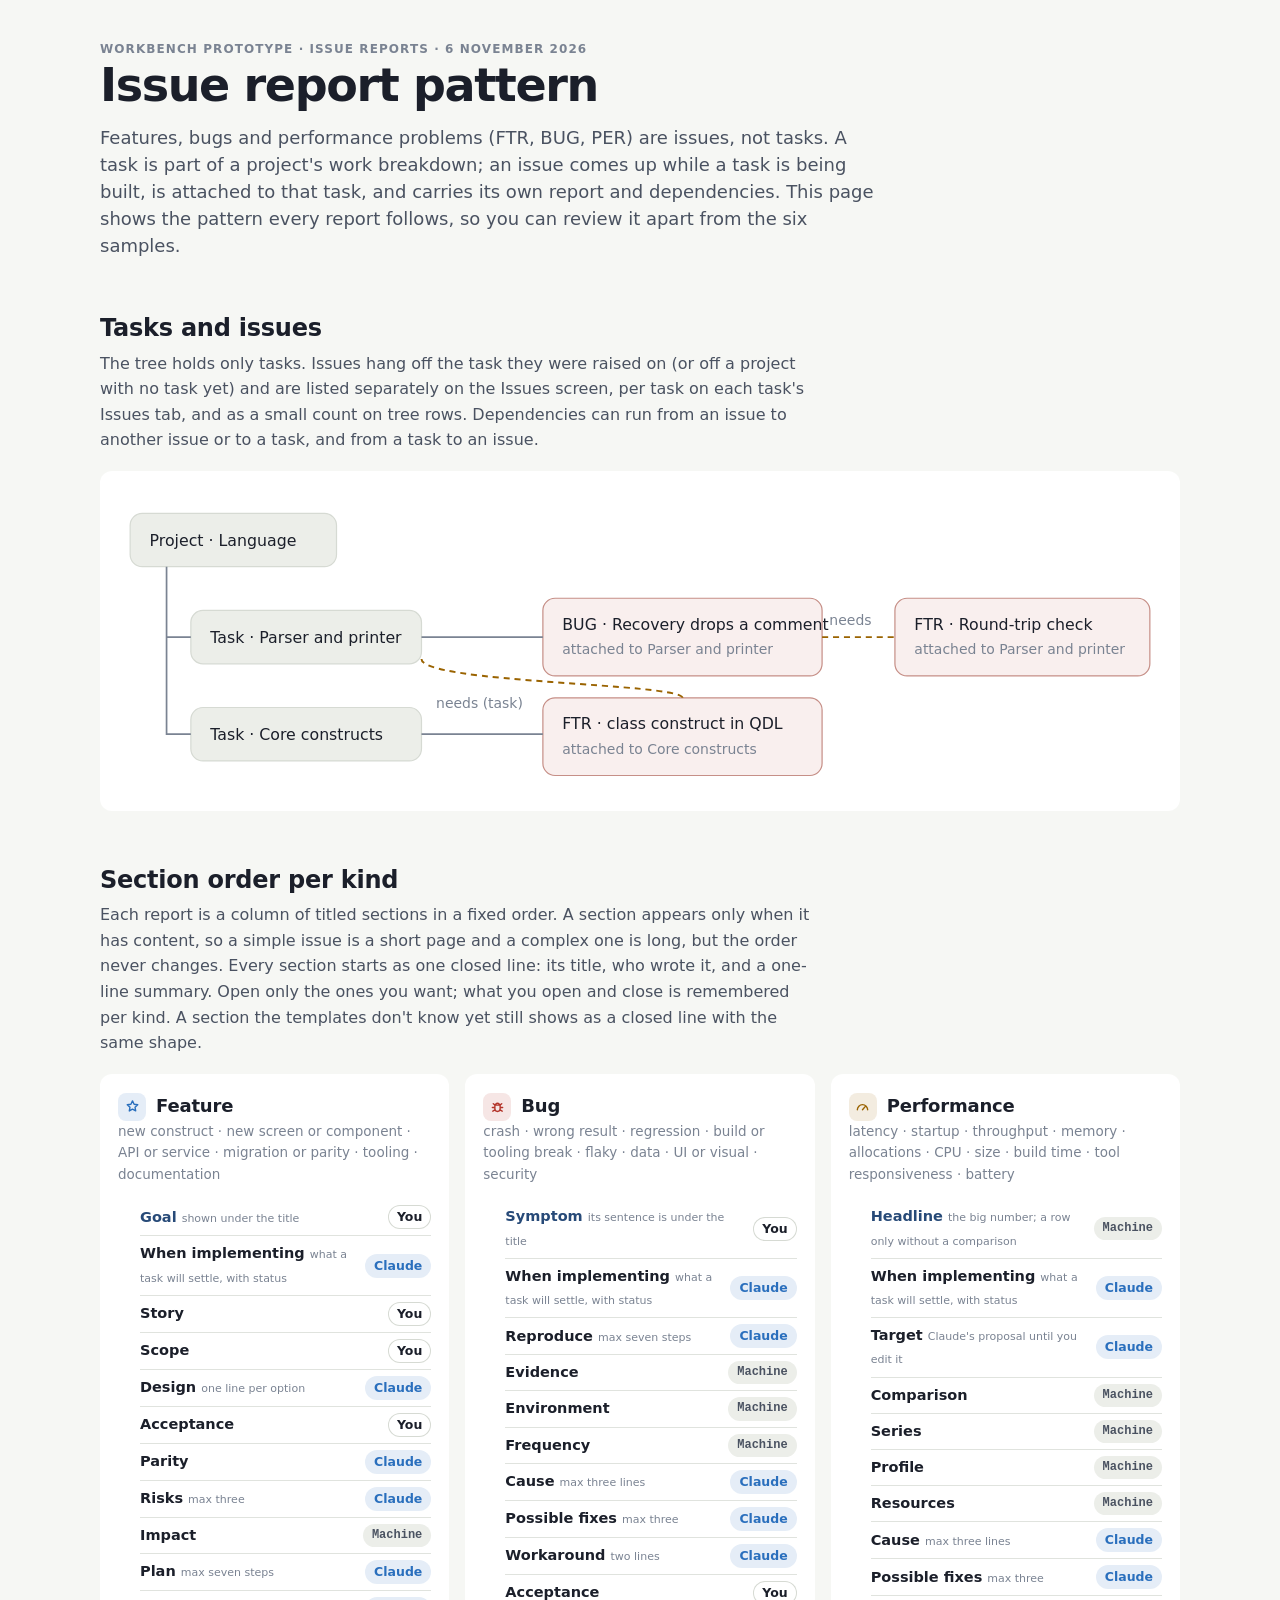
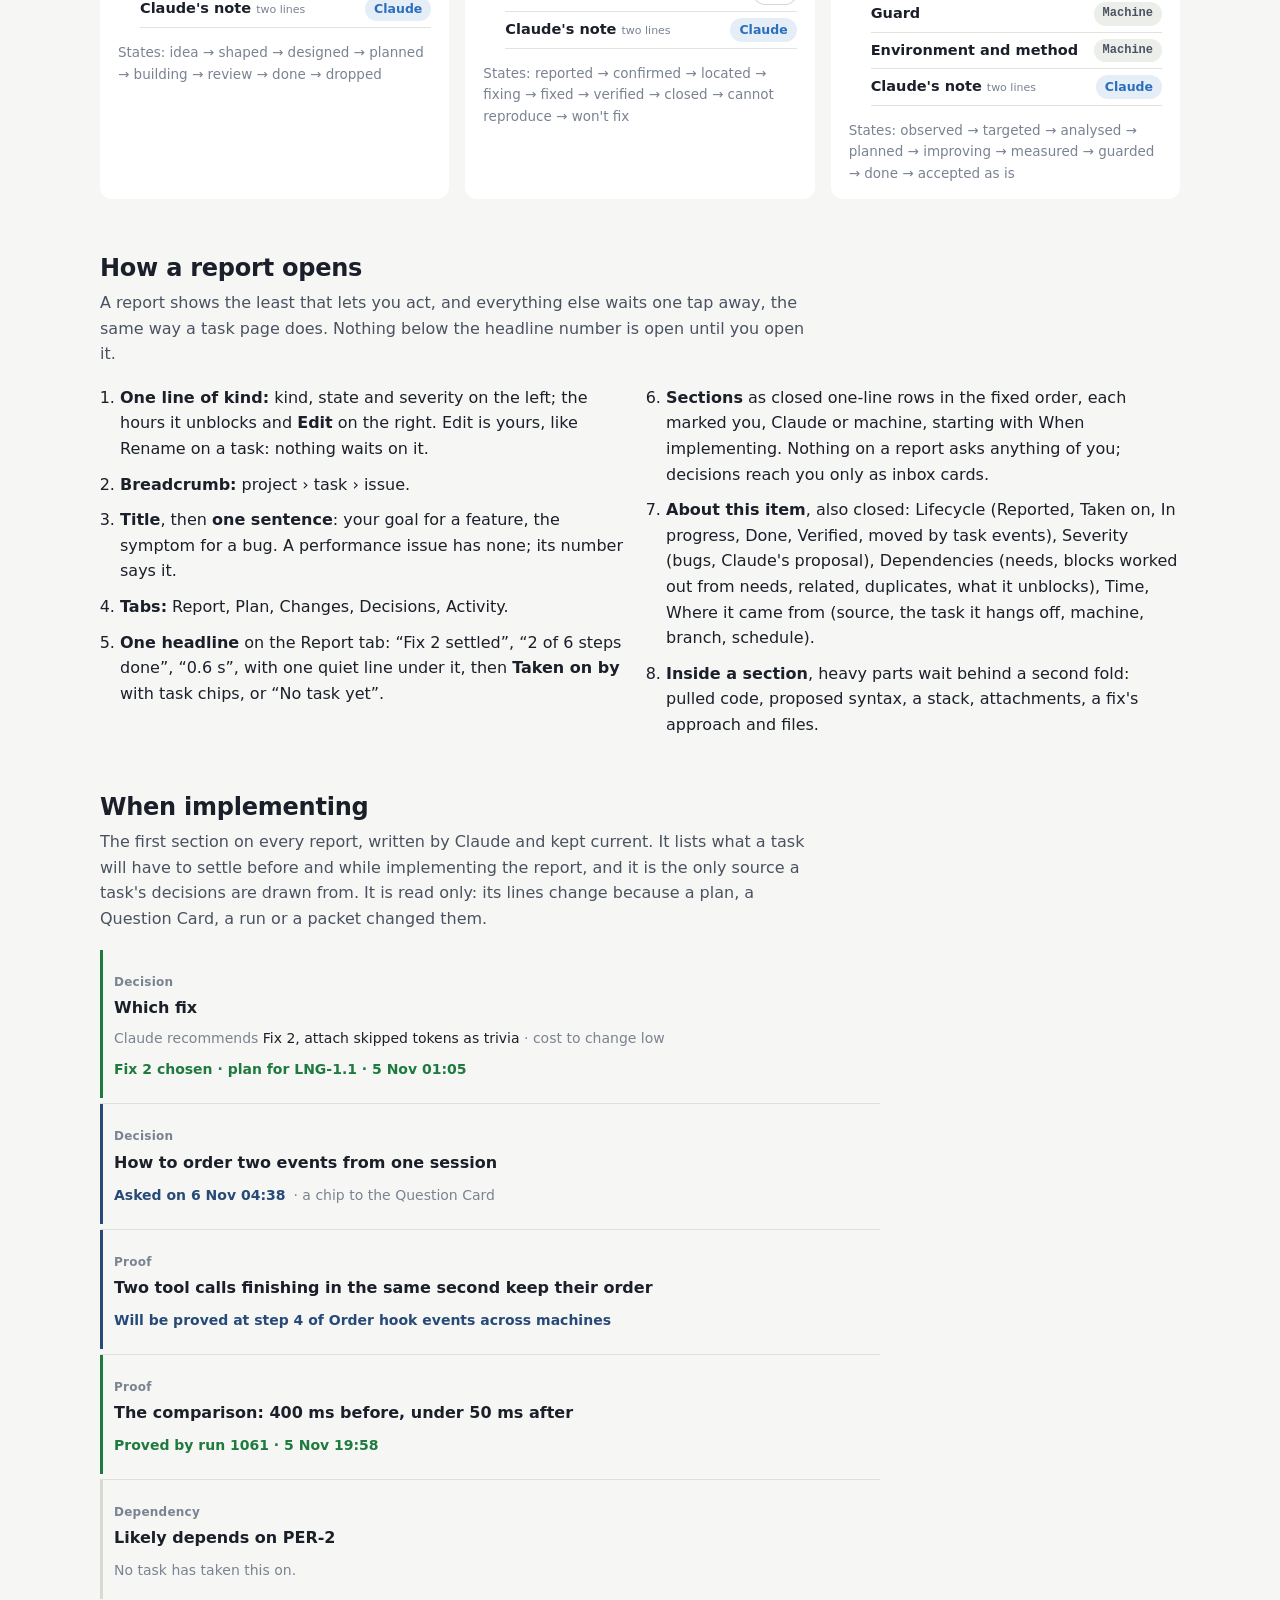
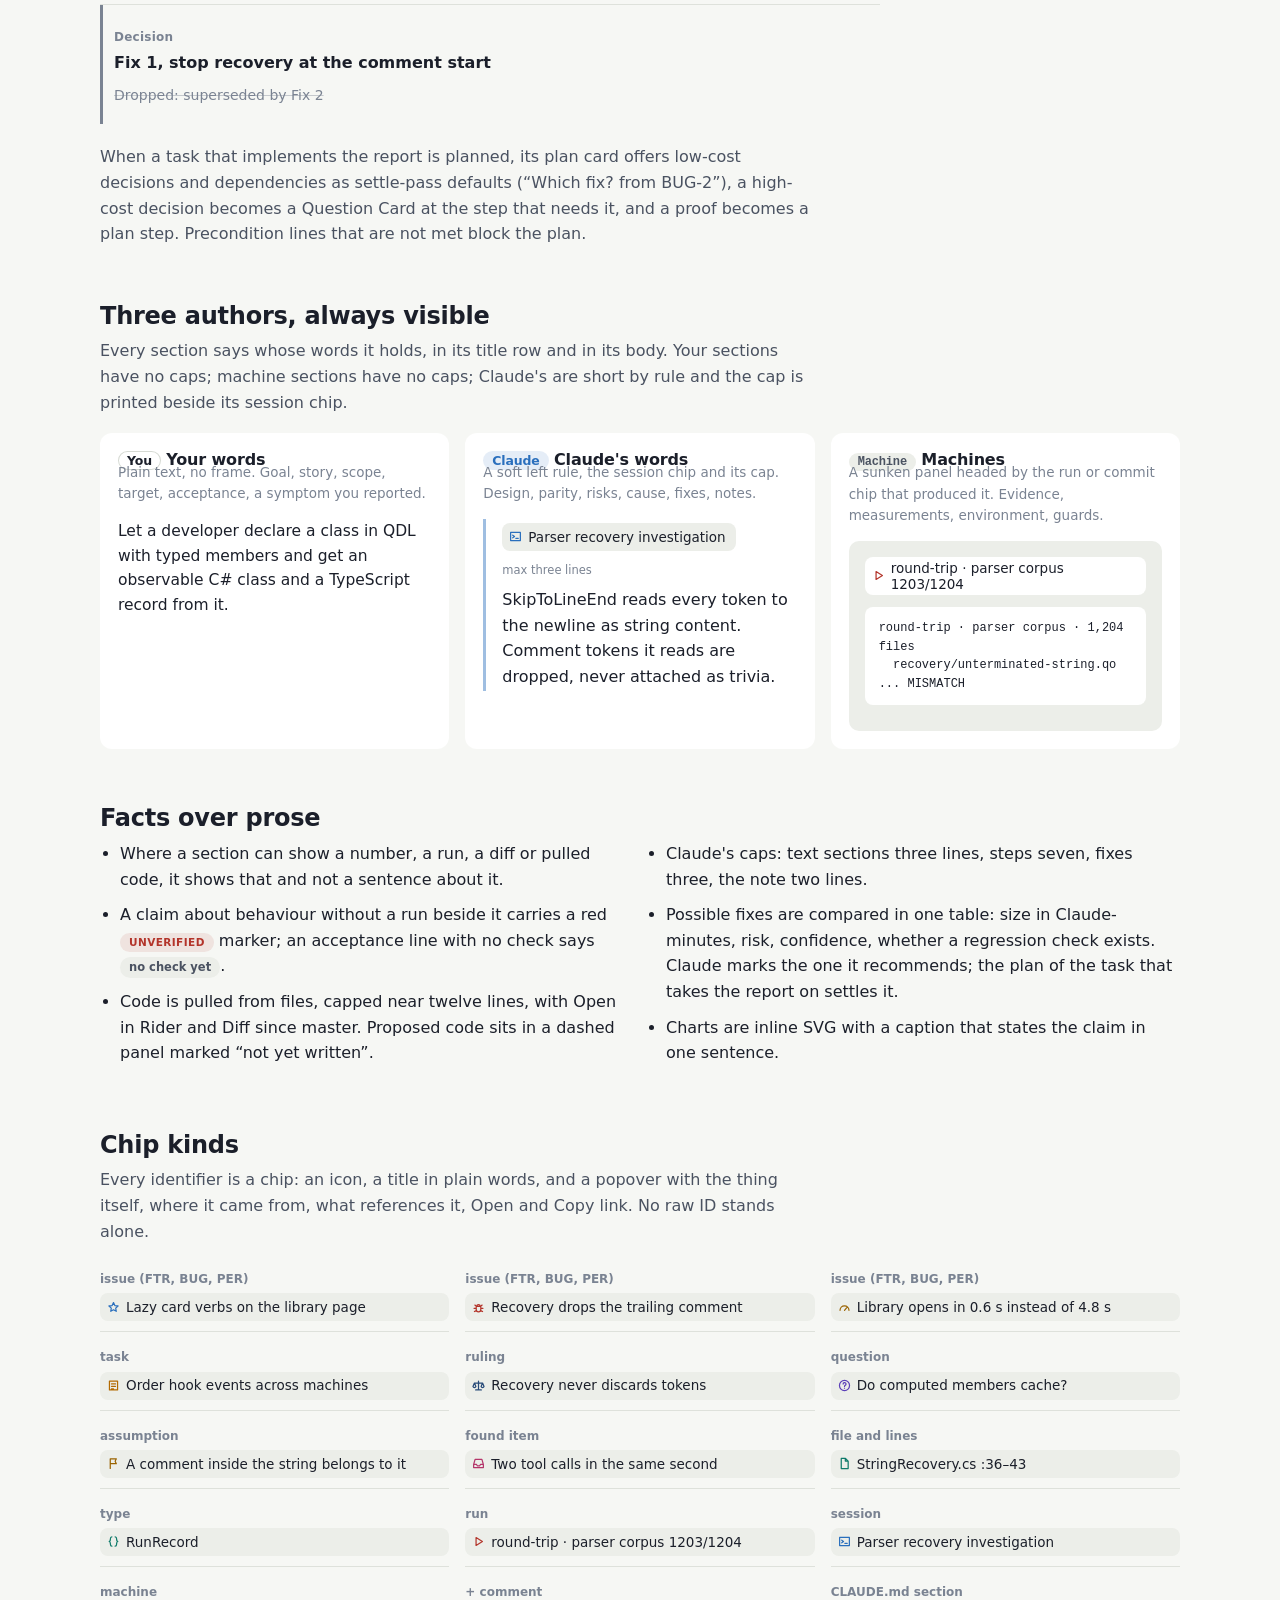
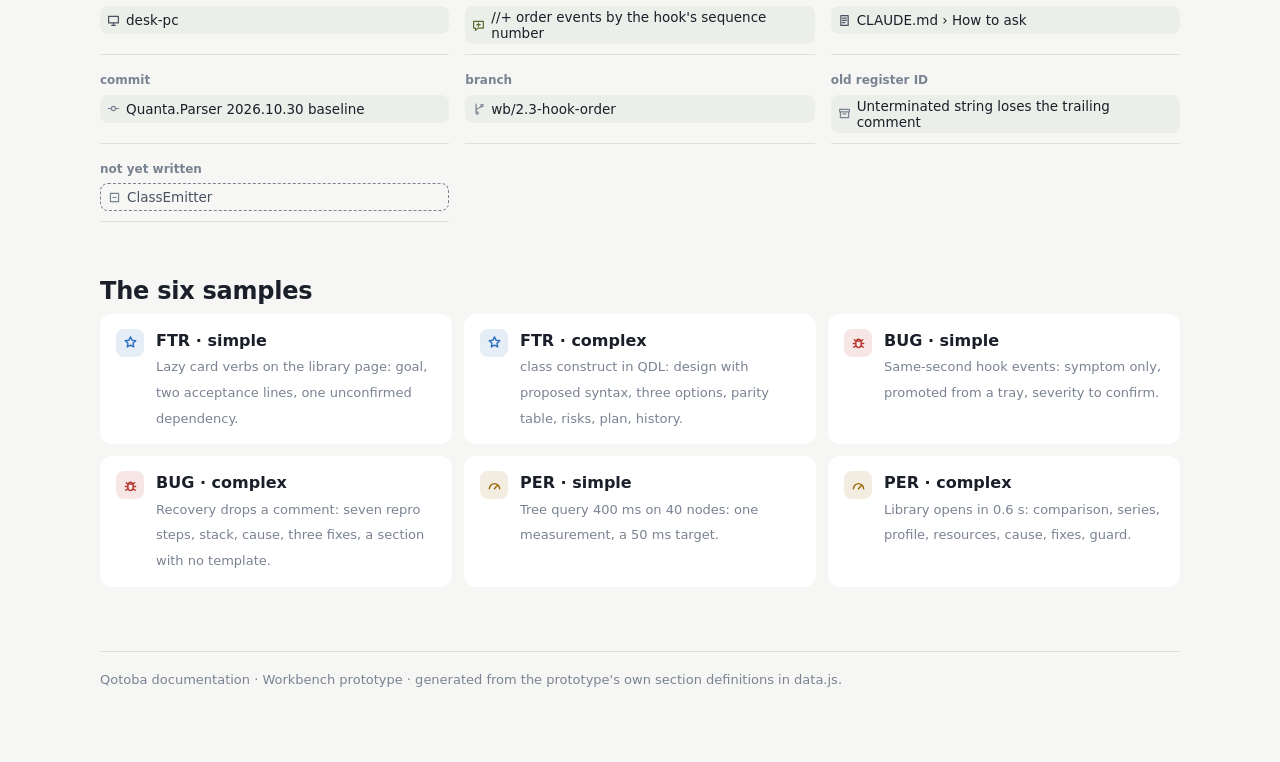
<file: docs/prototype/workbench/reports.html>
<!doctype html>
<html lang="en">
<head>
<meta charset="utf-8">
<meta name="viewport" content="width=device-width, initial-scale=1, viewport-fit=cover">
<title>Issue Report Pattern</title>
<meta name="description" content="How the Workbench's FTR, BUG and PER report pages are built: section orders, the three authors, chips, and the When implementing section.">
<link rel="stylesheet" href="workbench.css">
<style>
html, body { height: auto; }
body { padding: 0 max(16px, env(safe-area-inset-left, 0px)) 72px; background: var(--bg); font-size: 16px; }
.page { display: block; max-width: 1080px; margin: 0 auto; }
main { padding-top: 40px; }
h1 { font-family: var(--display); font-size: clamp(30px, 5vw, 46px); font-weight: 900; letter-spacing: -0.03em; }
h2 { font-family: var(--display); font-size: 24px; font-weight: 900; margin: 56px 0 8px; }
.lede { font-size: 18px; color: var(--ink2); max-width: 68ch; margin-top: 12px; }
.intro { color: var(--ink2); max-width: 70ch; margin-bottom: 18px; }
.orders { display: grid; grid-template-columns: repeat(3, minmax(0, 1fr)); gap: 16px; }
@media (max-width: 900px) { .orders { grid-template-columns: minmax(0, 1fr); } }
.ord { background: var(--surface); border-radius: 12px; padding: 18px 18px 14px; }
.ord h3 { display: flex; align-items: center; gap: 10px; font-family: var(--display); font-size: 18px; }
.ord ol { margin: 14px 0; padding-left: 22px; }
.ord li { display: flex; align-items: center; gap: 8px; padding: 6px 0; border-bottom: 1px solid var(--line); margin: 0; }
.ord li .on { flex: 1; font-weight: 600; font-size: 14.5px; }
.ord li.lead .on { color: var(--accent); }
.ord .cap { font-size: 11px; color: var(--ink3); font-weight: 400; }
.authors { display: grid; grid-template-columns: repeat(3, minmax(0, 1fr)); gap: 16px; }
@media (max-width: 900px) { .authors { grid-template-columns: minmax(0, 1fr); } }
.authors > div { background: var(--surface); border-radius: 12px; padding: 18px; }
.authors h3 { font-family: var(--display); font-size: 16px; margin-bottom: 4px; }
.authors .why { font-size: 13.5px; color: var(--ink3); margin-bottom: 14px; }
.chipgrid { display: grid; grid-template-columns: repeat(auto-fill, minmax(280px, 1fr)); gap: 8px 16px; }
.chipgrid div { display: flex; flex-direction: column; gap: 2px; padding: 8px 0; border-bottom: 1px solid var(--line); }
.chipgrid .k { font-size: 12px; color: var(--ink3); font-family: var(--display); font-weight: 700; }
.chip { cursor: default; }
.model { background: var(--surface); border-radius: 12px; padding: 18px; }
.model svg { width: 100%; height: auto; display: block; }
.model .narrow { display: none; }
@media (max-width: 640px) { .model .wide { display: none; } .model .narrow { display: block; max-width: 420px; } }
.model text { font-family: var(--display); font-size: 13px; fill: var(--ink); }
.model .mut { fill: var(--ink3); font-size: 11.5px; }
.model .box { fill: var(--sunk); stroke: var(--rule); }
.model .iss { fill: color-mix(in srgb, var(--bad) 8%, var(--surface)); stroke: color-mix(in srgb, var(--bad) 45%, var(--rule)); }
.model .ln { stroke: var(--ink3); stroke-width: 1.4; fill: none; }
.model .dep { stroke: var(--warn); stroke-width: 1.6; fill: none; stroke-dasharray: 5 4; }
.samples { display: grid; grid-template-columns: repeat(auto-fill, minmax(300px, 1fr)); gap: 12px; }
.samples a { background: var(--surface); border-radius: 12px; padding: 14px 16px; color: var(--ink); display: flex; gap: 12px; align-items: flex-start; }
.samples a:hover { text-decoration: none; box-shadow: inset 0 0 0 1.5px var(--accent); }
.samples b { display: block; font-family: var(--display); }
.samples span.s { font-size: 13px; color: var(--ink3); }
.rules { columns: 2 320px; column-gap: 32px; padding-left: 20px; }
.rules li { break-inside: avoid; margin-bottom: 10px; }
.need { max-width: 640px; }
footer { margin-top: 64px; padding-top: 18px; border-top: 1px solid var(--line); font-size: 13px; color: var(--ink3); }
</style>
</head>
<body>
<div class="page"><main>
<p class="eyebrow">Workbench prototype · issue reports · 6 November 2026</p>
<h1>Issue report pattern</h1>
<p class="lede">Features, bugs and performance problems (FTR, BUG, PER) are issues, not tasks. A task is part of a project's work breakdown; an issue comes up while a task is being built, is attached to that task, and carries its own report and dependencies. This page shows the pattern every report follows, so you can review it apart from the six samples.</p>

<h2>Tasks and issues</h2>
<p class="intro">The tree holds only tasks. Issues hang off the task they were raised on (or off a project with no task yet) and are listed separately on the Issues screen, per task on each task's Issues tab, and as a small count on tree rows. Dependencies can run from an issue to another issue or to a task, and from a task to an issue.</p>
<div class="model"><svg class="wide" viewBox="0 0 860 250" role="img" aria-label="A project holds tasks; issues attach to tasks and can depend on other issues or tasks.">
<rect class="box" x="10" y="20" width="170" height="44" rx="10"/><text x="26" y="47">Project · Language</text>
<rect class="box" x="60" y="100" width="190" height="44" rx="10"/><text x="76" y="127">Task · Parser and printer</text>
<rect class="box" x="60" y="180" width="190" height="44" rx="10"/><text x="76" y="207">Task · Core constructs</text>
<path class="ln" d="M40 64 V122 H60 M40 122 V202 H60"/>
<rect class="iss" x="350" y="90" width="230" height="64" rx="10"/><text x="366" y="116">BUG · Recovery drops a comment</text><text class="mut" x="366" y="136">attached to Parser and printer</text>
<rect class="iss" x="350" y="172" width="230" height="64" rx="10"/><text x="366" y="198">FTR · class construct in QDL</text><text class="mut" x="366" y="218">attached to Core constructs</text>
<rect class="iss" x="640" y="90" width="210" height="64" rx="10"/><text x="656" y="116">FTR · Round-trip check</text><text class="mut" x="656" y="136">attached to Parser and printer</text>
<path class="ln" d="M250 122 H350 M250 202 H350"/>
<path class="dep" d="M580 122 H640"/><text class="mut" x="586" y="112">needs</text>
<path class="dep" d="M465 172 C 465 160, 250 160, 250 140"/><text class="mut" x="262" y="180">needs (task)</text>
</svg><svg class="narrow" viewBox="0 0 380 392" role="img" aria-label="A project holds tasks; issues attach to tasks and can depend on other issues or tasks.">
<rect class="box" x="6" y="8" width="180" height="40" rx="10"/><text x="20" y="33">Project · Language</text>
<path class="ln" d="M20 48 V90 H30 M20 90 V290 H30 M44 110 V150 H60 M44 150 V226 H60 M44 310 V350 H60"/>
<rect class="box" x="30" y="70" width="210" height="40" rx="10"/><text x="44" y="95">Task · Parser and printer</text>
<rect class="iss" x="60" y="124" width="280" height="52" rx="10"/><text x="74" y="146">BUG · Recovery drops a comment</text><text class="mut" x="74" y="164">attached to Parser and printer</text>
<path class="dep" d="M200 176 V200"/><text class="mut" x="208" y="193">needs</text>
<rect class="iss" x="60" y="200" width="280" height="52" rx="10"/><text x="74" y="222">FTR · Round-trip check</text><text class="mut" x="74" y="240">attached to Parser and printer</text>
<rect class="box" x="30" y="270" width="210" height="40" rx="10"/><text x="44" y="295">Task · Core constructs</text>
<rect class="iss" x="60" y="324" width="280" height="52" rx="10"/><text x="74" y="346">FTR · class construct in QDL</text><text class="mut" x="74" y="364">attached to Core constructs</text>
<path class="dep" d="M340 350 C 374 350, 374 90, 240 90"/><text class="mut" x="250" y="82">needs (task)</text>
</svg></div>

<h2>Section order per kind</h2>
<p class="intro">Each report is a column of titled sections in a fixed order. A section appears only when it has content, so a simple issue is a short page and a complex one is long, but the order never changes. Every section starts as one closed line: its title, who wrote it, and a one-line summary. Open only the ones you want; what you open and close is remembered per kind. A section the templates don't know yet still shows as a closed line with the same shape.</p>
<div class="orders"><div class="ord"><h3><span class="ik ik-FTR"><svg viewBox="0 0 16 16" fill="none" stroke="currentColor" stroke-width="1.5" stroke-linecap="round" stroke-linejoin="round" aria-hidden="true"><path d="M8 2l1.7 3.6 3.9.5-2.9 2.7.7 3.9L8 10.8l-3.4 1.9.7-3.9-2.9-2.7 3.9-.5z"/></svg></span>Feature</h3><p class="small muted">new construct · new screen or component · API or service · migration or parity · tooling · documentation</p><ol><li class="lead"><span class="on">Goal <span class="cap">shown under the title</span></span><span class="au au-me">You</span></li><li class=""><span class="on">When implementing <span class="cap">what a task will settle, with status</span></span><span class="au au-cl">Claude</span></li><li class=""><span class="on">Story</span><span class="au au-me">You</span></li><li class=""><span class="on">Scope</span><span class="au au-me">You</span></li><li class=""><span class="on">Design <span class="cap">one line per option</span></span><span class="au au-cl">Claude</span></li><li class=""><span class="on">Acceptance</span><span class="au au-me">You</span></li><li class=""><span class="on">Parity</span><span class="au au-cl">Claude</span></li><li class=""><span class="on">Risks <span class="cap">max three</span></span><span class="au au-cl">Claude</span></li><li class=""><span class="on">Impact</span><span class="au au-mc">Machine</span></li><li class=""><span class="on">Plan <span class="cap">max seven steps</span></span><span class="au au-cl">Claude</span></li><li class=""><span class="on">Claude's note <span class="cap">two lines</span></span><span class="au au-cl">Claude</span></li></ol><p class="small muted">States: idea → shaped → designed → planned → building → review → done → dropped</p></div><div class="ord"><h3><span class="ik ik-BUG"><svg viewBox="0 0 16 16" fill="none" stroke="currentColor" stroke-width="1.5" stroke-linecap="round" stroke-linejoin="round" aria-hidden="true"><path d="M5.2 6.5h5.6v4a2.8 2.8 0 0 1-5.6 0zM6 6.5a2 2 0 0 1 4 0M2.5 9h2.7M10.8 9h2.7M3 13l2.3-1.3M13 13l-2.3-1.3M3.5 5l2 1.5M12.5 5l-2 1.5"/></svg></span>Bug</h3><p class="small muted">crash · wrong result · regression · build or tooling break · flaky · data · UI or visual · security</p><ol><li class="lead"><span class="on">Symptom <span class="cap">its sentence is under the title</span></span><span class="au au-me">You</span></li><li class=""><span class="on">When implementing <span class="cap">what a task will settle, with status</span></span><span class="au au-cl">Claude</span></li><li class=""><span class="on">Reproduce <span class="cap">max seven steps</span></span><span class="au au-cl">Claude</span></li><li class=""><span class="on">Evidence</span><span class="au au-mc">Machine</span></li><li class=""><span class="on">Environment</span><span class="au au-mc">Machine</span></li><li class=""><span class="on">Frequency</span><span class="au au-mc">Machine</span></li><li class=""><span class="on">Cause <span class="cap">max three lines</span></span><span class="au au-cl">Claude</span></li><li class=""><span class="on">Possible fixes <span class="cap">max three</span></span><span class="au au-cl">Claude</span></li><li class=""><span class="on">Workaround <span class="cap">two lines</span></span><span class="au au-cl">Claude</span></li><li class=""><span class="on">Acceptance</span><span class="au au-me">You</span></li><li class=""><span class="on">Claude's note <span class="cap">two lines</span></span><span class="au au-cl">Claude</span></li></ol><p class="small muted">States: reported → confirmed → located → fixing → fixed → verified → closed → cannot reproduce → won't fix</p></div><div class="ord"><h3><span class="ik ik-PER"><svg viewBox="0 0 16 16" fill="none" stroke="currentColor" stroke-width="1.5" stroke-linecap="round" stroke-linejoin="round" aria-hidden="true"><path d="M2.5 11.5a5.5 5.5 0 1 1 11 0M8 11.5l2.8-3.4M8 11.5h.1"/></svg></span>Performance</h3><p class="small muted">latency · startup · throughput · memory · allocations · CPU · size · build time · tool responsiveness · battery</p><ol><li class="lead"><span class="on">Headline <span class="cap">the big number; a row only without a comparison</span></span><span class="au au-mc">Machine</span></li><li class=""><span class="on">When implementing <span class="cap">what a task will settle, with status</span></span><span class="au au-cl">Claude</span></li><li class=""><span class="on">Target <span class="cap">Claude's proposal until you edit it</span></span><span class="au au-cl">Claude</span></li><li class=""><span class="on">Comparison</span><span class="au au-mc">Machine</span></li><li class=""><span class="on">Series</span><span class="au au-mc">Machine</span></li><li class=""><span class="on">Profile</span><span class="au au-mc">Machine</span></li><li class=""><span class="on">Resources</span><span class="au au-mc">Machine</span></li><li class=""><span class="on">Cause <span class="cap">max three lines</span></span><span class="au au-cl">Claude</span></li><li class=""><span class="on">Possible fixes <span class="cap">max three</span></span><span class="au au-cl">Claude</span></li><li class=""><span class="on">Guard</span><span class="au au-mc">Machine</span></li><li class=""><span class="on">Environment and method</span><span class="au au-mc">Machine</span></li><li class=""><span class="on">Claude's note <span class="cap">two lines</span></span><span class="au au-cl">Claude</span></li></ol><p class="small muted">States: observed → targeted → analysed → planned → improving → measured → guarded → done → accepted as is</p></div></div>

<h2>How a report opens</h2>
<p class="intro">A report shows the least that lets you act, and everything else waits one tap away, the same way a task page does. Nothing below the headline number is open until you open it.</p>
<ol class="rules">
<li><b>One line of kind:</b> kind, state and severity on the left; the hours it unblocks and <b>Edit</b> on the right. Edit is yours, like Rename on a task: nothing waits on it.</li>
<li><b>Breadcrumb:</b> project › task › issue.</li>
<li><b>Title</b>, then <b>one sentence</b>: your goal for a feature, the symptom for a bug. A performance issue has none; its number says it.</li>
<li><b>Tabs:</b> Report, Plan, Changes, Decisions, Activity.</li>
<li><b>One headline</b> on the Report tab: “Fix 2 settled”, “2 of 6 steps done”, “0.6 s”, with one quiet line under it, then <b>Taken on by</b> with task chips, or “No task yet”.</li>
<li><b>Sections</b> as closed one-line rows in the fixed order, each marked you, Claude or machine, starting with When implementing. Nothing on a report asks anything of you; decisions reach you only as inbox cards.</li>
<li><b>About this item</b>, also closed: Lifecycle (Reported, Taken on, In progress, Done, Verified, moved by task events), Severity (bugs, Claude's proposal), Dependencies (needs, blocks worked out from needs, related, duplicates, what it unblocks), Time, Where it came from (source, the task it hangs off, machine, branch, schedule).</li>
<li><b>Inside a section</b>, heavy parts wait behind a second fold: pulled code, proposed syntax, a stack, attachments, a fix's approach and files.</li>
</ol>

<h2>When implementing</h2>
<p class="intro">The first section on every report, written by Claude and kept current. It lists what a task will have to settle before and while implementing the report, and it is the only source a task's decisions are drawn from. It is read only: its lines change because a plan, a Question Card, a run or a packet changed them.</p>
<ul class="impl" style="max-width:780px">
<li class="impl-l s-settled"><span class="impl-k">Decision</span><p class="impl-t">Which fix</p><p class="impl-r"><span class="muted">Claude recommends</span> Fix 2, attach skipped tokens as trivia <span class="muted">· cost to change low</span></p><p class="impl-s"><span class="st-done">Fix 2 chosen · plan for LNG-1.1 · 5 Nov 01:05</span></p></li>
<li class="impl-l s-asked"><span class="impl-k">Decision</span><p class="impl-t">How to order two events from one session</p><p class="impl-s"><span class="st-asked">Asked on 6 Nov 04:38</span> <span class="muted">· a chip to the Question Card</span></p></li>
<li class="impl-l s-scheduled"><span class="impl-k">Proof</span><p class="impl-t">Two tool calls finishing in the same second keep their order</p><p class="impl-s"><span class="st-sched">Will be proved at step 4 of Order hook events across machines</span></p></li>
<li class="impl-l s-proved"><span class="impl-k">Proof</span><p class="impl-t">The comparison: 400 ms before, under 50 ms after</p><p class="impl-s"><span class="st-done">Proved by run 1061 · 5 Nov 19:58</span></p></li>
<li class="impl-l s-open"><span class="impl-k">Dependency</span><p class="impl-t">Likely depends on PER-2</p><p class="impl-s"><span class="st-open">No task has taken this on.</span></p></li>
<li class="impl-l s-dropped"><span class="impl-k">Decision</span><p class="impl-t">Fix 1, stop recovery at the comment start</p><p class="impl-s"><span class="st-drop">Dropped: superseded by Fix 2</span></p></li>
</ul>
<p class="intro" style="margin-top:20px">When a task that implements the report is planned, its plan card offers low-cost decisions and dependencies as settle-pass defaults (“Which fix? from BUG-2”), a high-cost decision becomes a Question Card at the step that needs it, and a proof becomes a plan step. Precondition lines that are not met block the plan.</p>

<h2>Three authors, always visible</h2>
<p class="intro">Every section says whose words it holds, in its title row and in its body. Your sections have no caps; machine sections have no caps; Claude's are short by rule and the cap is printed beside its session chip.</p>
<div class="authors">
<div><h3><span class="au au-me">You</span> Your words</h3><p class="why">Plain text, no frame. Goal, story, scope, target, acceptance, a symptom you reported.</p><div class="by-me"><p>Let a developer declare a class in QDL with typed members and get an observable C# class and a TypeScript record from it.</p></div></div>
<div><h3><span class="au au-cl">Claude</span> Claude's words</h3><p class="why">A soft left rule, the session chip and its cap. Design, parity, risks, cause, fixes, notes.</p><div class="by-cl"><div class="cl-h"><span class="chip k-session "><span class="ic"><svg viewBox="0 0 16 16" fill="none" stroke="currentColor" stroke-width="1.5" stroke-linecap="round" stroke-linejoin="round" aria-hidden="true"><path d="M2 3h12v10H2zM4.6 6.4 6.8 8l-2.2 1.6M8.4 10.2h3"/></svg></span><span class="t">Parser recovery investigation</span></span><span class="cap">max three lines</span></div><p>SkipToLineEnd reads every token to the newline as string content. Comment tokens it reads are dropped, never attached as trivia.</p></div></div>
<div><h3><span class="au au-mc">Machine</span> Machines</h3><p class="why">A sunken panel headed by the run or commit chip that produced it. Evidence, measurements, environment, guards.</p><div class="by-mc"><div class="mc-h"><span class="chip k-run fail"><span class="ic"><svg viewBox="0 0 16 16" fill="none" stroke="currentColor" stroke-width="1.5" stroke-linecap="round" stroke-linejoin="round" aria-hidden="true"><path d="M5 3.2v9.6L12.8 8z"/></svg></span><span class="t">round-trip · parser corpus 1203/1204</span></span></div><pre class="mono-out">round-trip · parser corpus · 1,204 files
  recovery/unterminated-string.qo ... MISMATCH</pre></div></div>
</div>

<h2>Facts over prose</h2>
<ul class="rules">
<li>Where a section can show a number, a run, a diff or pulled code, it shows that and not a sentence about it.</li>
<li>A claim about behaviour without a run beside it carries a red <span class="marker unv">unverified</span> marker; an acceptance line with no check says <span class="marker">no check yet</span>.</li>
<li>Code is pulled from files, capped near twelve lines, with Open in Rider and Diff since master. Proposed code sits in a dashed panel marked “not yet written”.</li>
<li>Claude's caps: text sections three lines, steps seven, fixes three, the note two lines.</li>
<li>Possible fixes are compared in one table: size in Claude-minutes, risk, confidence, whether a regression check exists. Claude marks the one it recommends; the plan of the task that takes the report on settles it.</li>
<li>Charts are inline SVG with a caption that states the claim in one sentence.</li>
</ul>

<h2>Chip kinds</h2>
<p class="intro">Every identifier is a chip: an icon, a title in plain words, and a popover with the thing itself, where it came from, what references it, Open and Copy link. No raw ID stands alone.</p>
<div class="chipgrid"><div><span class="k">issue (FTR, BUG, PER)</span><span class="chip k-fpb fk-FTR"><span class="ic"><svg viewBox="0 0 16 16" fill="none" stroke="currentColor" stroke-width="1.5" stroke-linecap="round" stroke-linejoin="round" aria-hidden="true"><path d="M8 2l1.7 3.6 3.9.5-2.9 2.7.7 3.9L8 10.8l-3.4 1.9.7-3.9-2.9-2.7 3.9-.5z"/></svg></span><span class="t">Lazy card verbs on the library page</span></span></div><div><span class="k">issue (FTR, BUG, PER)</span><span class="chip k-fpb fk-BUG"><span class="ic"><svg viewBox="0 0 16 16" fill="none" stroke="currentColor" stroke-width="1.5" stroke-linecap="round" stroke-linejoin="round" aria-hidden="true"><path d="M5.2 6.5h5.6v4a2.8 2.8 0 0 1-5.6 0zM6 6.5a2 2 0 0 1 4 0M2.5 9h2.7M10.8 9h2.7M3 13l2.3-1.3M13 13l-2.3-1.3M3.5 5l2 1.5M12.5 5l-2 1.5"/></svg></span><span class="t">Recovery drops the trailing comment</span></span></div><div><span class="k">issue (FTR, BUG, PER)</span><span class="chip k-fpb fk-PER"><span class="ic"><svg viewBox="0 0 16 16" fill="none" stroke="currentColor" stroke-width="1.5" stroke-linecap="round" stroke-linejoin="round" aria-hidden="true"><path d="M2.5 11.5a5.5 5.5 0 1 1 11 0M8 11.5l2.8-3.4M8 11.5h.1"/></svg></span><span class="t">Library opens in 0.6 s instead of 4.8 s</span></span></div><div><span class="k">task</span><span class="chip k-item "><span class="ic"><svg viewBox="0 0 16 16" fill="none" stroke="currentColor" stroke-width="1.5" stroke-linecap="round" stroke-linejoin="round" aria-hidden="true"><path d="M3 2.5h10v11H3zM5.5 6h5M5.5 9h5M5.5 12h2.5"/></svg></span><span class="t">Order hook events across machines</span></span></div><div><span class="k">ruling</span><span class="chip k-ruling "><span class="ic"><svg viewBox="0 0 16 16" fill="none" stroke="currentColor" stroke-width="1.5" stroke-linecap="round" stroke-linejoin="round" aria-hidden="true"><path d="M8 2.5v11M4.5 13.5h7M3 5h10M3 5l-1.8 4.2a1.9 1.9 0 0 0 3.6 0zM13 5l-1.8 4.2a1.9 1.9 0 0 0 3.6 0z"/></svg></span><span class="t">Recovery never discards tokens</span></span></div><div><span class="k">question</span><span class="chip k-question "><span class="ic"><svg viewBox="0 0 16 16" fill="none" stroke="currentColor" stroke-width="1.5" stroke-linecap="round" stroke-linejoin="round" aria-hidden="true"><path d="M8 14.2A6.2 6.2 0 1 0 8 1.8a6.2 6.2 0 0 0 0 12.4zM6.3 6.2a1.8 1.8 0 1 1 2.5 1.7c-.6.3-.8.6-.8 1.3M8 11.2v.1"/></svg></span><span class="t">Do computed members cache?</span></span></div><div><span class="k">assumption</span><span class="chip k-assumption "><span class="ic"><svg viewBox="0 0 16 16" fill="none" stroke="currentColor" stroke-width="1.5" stroke-linecap="round" stroke-linejoin="round" aria-hidden="true"><path d="M4 14V2.2h7.5L10 5.2l1.5 3H4"/></svg></span><span class="t">A comment inside the string belongs to it</span></span></div><div><span class="k">found item</span><span class="chip k-found "><span class="ic"><svg viewBox="0 0 16 16" fill="none" stroke="currentColor" stroke-width="1.5" stroke-linecap="round" stroke-linejoin="round" aria-hidden="true"><path d="M2 9.2 3.8 3h8.4L14 9.2V13H2zM2 9.2h3.6l.9 1.6h3l.9-1.6H14"/></svg></span><span class="t">Two tool calls in the same second</span></span></div><div><span class="k">file and lines</span><span class="chip k-file "><span class="ic"><svg viewBox="0 0 16 16" fill="none" stroke="currentColor" stroke-width="1.5" stroke-linecap="round" stroke-linejoin="round" aria-hidden="true"><path d="M4 1.8h5.2L12.5 5v9.2H4zM9 1.8V5h3.5"/></svg></span><span class="t">StringRecovery.cs :36–43</span></span></div><div><span class="k">type</span><span class="chip k-type "><span class="ic"><svg viewBox="0 0 16 16" fill="none" stroke="currentColor" stroke-width="1.5" stroke-linecap="round" stroke-linejoin="round" aria-hidden="true"><path d="M6 2.2c-1.6 0-1.8.9-1.8 2.4S4 7.8 2.6 8c1.4.2 1.6 1.9 1.6 3.4s.2 2.4 1.8 2.4M10 2.2c1.6 0 1.8.9 1.8 2.4s.2 3.2 1.6 3.4c-1.4.2-1.6 1.9-1.6 3.4s-.2 2.4-1.8 2.4"/></svg></span><span class="t">RunRecord</span></span></div><div><span class="k">run</span><span class="chip k-run fail"><span class="ic"><svg viewBox="0 0 16 16" fill="none" stroke="currentColor" stroke-width="1.5" stroke-linecap="round" stroke-linejoin="round" aria-hidden="true"><path d="M5 3.2v9.6L12.8 8z"/></svg></span><span class="t">round-trip · parser corpus 1203/1204</span></span></div><div><span class="k">session</span><span class="chip k-session "><span class="ic"><svg viewBox="0 0 16 16" fill="none" stroke="currentColor" stroke-width="1.5" stroke-linecap="round" stroke-linejoin="round" aria-hidden="true"><path d="M2 3h12v10H2zM4.6 6.4 6.8 8l-2.2 1.6M8.4 10.2h3"/></svg></span><span class="t">Parser recovery investigation</span></span></div><div><span class="k">machine</span><span class="chip k-machine "><span class="ic"><svg viewBox="0 0 16 16" fill="none" stroke="currentColor" stroke-width="1.5" stroke-linecap="round" stroke-linejoin="round" aria-hidden="true"><path d="M2 3h12v8H2zM5.8 14h4.4M8 11v3"/></svg></span><span class="t">desk-pc</span></span></div><div><span class="k">+ comment</span><span class="chip k-comment "><span class="ic"><svg viewBox="0 0 16 16" fill="none" stroke="currentColor" stroke-width="1.5" stroke-linecap="round" stroke-linejoin="round" aria-hidden="true"><path d="M2 3h12v8.2H7.4L4.3 14v-2.8H2zM8 5v4M6 7h4"/></svg></span><span class="t">//+ order events by the hook's sequence number</span></span></div><div><span class="k">CLAUDE.md section</span><span class="chip k-claudemd "><span class="ic"><svg viewBox="0 0 16 16" fill="none" stroke="currentColor" stroke-width="1.5" stroke-linecap="round" stroke-linejoin="round" aria-hidden="true"><path d="M3.5 2h9v12h-9zM5.6 5h4.8M5.6 7.8h4.8M5.6 10.6h3"/></svg></span><span class="t">CLAUDE.md › How to ask</span></span></div><div><span class="k">commit</span><span class="chip k-commit "><span class="ic"><svg viewBox="0 0 16 16" fill="none" stroke="currentColor" stroke-width="1.5" stroke-linecap="round" stroke-linejoin="round" aria-hidden="true"><path d="M1.5 8h3.7M10.8 8h3.7M8 10.6a2.6 2.6 0 1 0 0-5.2 2.6 2.6 0 0 0 0 5.2z"/></svg></span><span class="t">Quanta.Parser 2026.10.30 baseline</span></span></div><div><span class="k">branch</span><span class="chip k-branch "><span class="ic"><svg viewBox="0 0 16 16" fill="none" stroke="currentColor" stroke-width="1.5" stroke-linecap="round" stroke-linejoin="round" aria-hidden="true"><path d="M5 2.5v11M5 10.5c0-3.5 6-2 6-6M5 13.5a1.4 1.4 0 1 0 0-.1M11 4.5a1.4 1.4 0 1 0 0-.1"/></svg></span><span class="t">wb/2.3-hook-order</span></span></div><div><span class="k">old register ID</span><span class="chip k-reg "><span class="ic"><svg viewBox="0 0 16 16" fill="none" stroke="currentColor" stroke-width="1.5" stroke-linecap="round" stroke-linejoin="round" aria-hidden="true"><path d="M2 3h12v3H2zM3 6v7h10V6M6.5 8.5h3"/></svg></span><span class="t">Unterminated string loses the trailing comment</span></span></div><div><span class="k">not yet written</span><span class="chip k-nyw nyw"><span class="ic"><svg viewBox="0 0 16 16" fill="none" stroke="currentColor" stroke-width="1.5" stroke-linecap="round" stroke-linejoin="round" aria-hidden="true"><path d="M3 3h10v10H3zM6 8h4"/></svg></span><span class="t">ClassEmitter</span></span></div></div>

<h2>The six samples</h2>
<div class="samples">
<a href="index.html#/fpb/FTR-1"><span class="ik ik-FTR"><svg viewBox="0 0 16 16" fill="none" stroke="currentColor" stroke-width="1.5" stroke-linecap="round" stroke-linejoin="round" aria-hidden="true"><path d="M8 2l1.7 3.6 3.9.5-2.9 2.7.7 3.9L8 10.8l-3.4 1.9.7-3.9-2.9-2.7 3.9-.5z"/></svg></span><span><b>FTR · simple</b><span class="s">Lazy card verbs on the library page: goal, two acceptance lines, one unconfirmed dependency.</span></span></a>
<a href="index.html#/fpb/FTR-2"><span class="ik ik-FTR"><svg viewBox="0 0 16 16" fill="none" stroke="currentColor" stroke-width="1.5" stroke-linecap="round" stroke-linejoin="round" aria-hidden="true"><path d="M8 2l1.7 3.6 3.9.5-2.9 2.7.7 3.9L8 10.8l-3.4 1.9.7-3.9-2.9-2.7 3.9-.5z"/></svg></span><span><b>FTR · complex</b><span class="s">class construct in QDL: design with proposed syntax, three options, parity table, risks, plan, history.</span></span></a>
<a href="index.html#/fpb/BUG-1"><span class="ik ik-BUG"><svg viewBox="0 0 16 16" fill="none" stroke="currentColor" stroke-width="1.5" stroke-linecap="round" stroke-linejoin="round" aria-hidden="true"><path d="M5.2 6.5h5.6v4a2.8 2.8 0 0 1-5.6 0zM6 6.5a2 2 0 0 1 4 0M2.5 9h2.7M10.8 9h2.7M3 13l2.3-1.3M13 13l-2.3-1.3M3.5 5l2 1.5M12.5 5l-2 1.5"/></svg></span><span><b>BUG · simple</b><span class="s">Same-second hook events: symptom only, promoted from a tray, severity to confirm.</span></span></a>
<a href="index.html#/fpb/BUG-2"><span class="ik ik-BUG"><svg viewBox="0 0 16 16" fill="none" stroke="currentColor" stroke-width="1.5" stroke-linecap="round" stroke-linejoin="round" aria-hidden="true"><path d="M5.2 6.5h5.6v4a2.8 2.8 0 0 1-5.6 0zM6 6.5a2 2 0 0 1 4 0M2.5 9h2.7M10.8 9h2.7M3 13l2.3-1.3M13 13l-2.3-1.3M3.5 5l2 1.5M12.5 5l-2 1.5"/></svg></span><span><b>BUG · complex</b><span class="s">Recovery drops a comment: seven repro steps, stack, cause, three fixes, a section with no template.</span></span></a>
<a href="index.html#/fpb/PER-1"><span class="ik ik-PER"><svg viewBox="0 0 16 16" fill="none" stroke="currentColor" stroke-width="1.5" stroke-linecap="round" stroke-linejoin="round" aria-hidden="true"><path d="M2.5 11.5a5.5 5.5 0 1 1 11 0M8 11.5l2.8-3.4M8 11.5h.1"/></svg></span><span><b>PER · simple</b><span class="s">Tree query 400 ms on 40 nodes: one measurement, a 50 ms target.</span></span></a>
<a href="index.html#/fpb/PER-2"><span class="ik ik-PER"><svg viewBox="0 0 16 16" fill="none" stroke="currentColor" stroke-width="1.5" stroke-linecap="round" stroke-linejoin="round" aria-hidden="true"><path d="M2.5 11.5a5.5 5.5 0 1 1 11 0M8 11.5l2.8-3.4M8 11.5h.1"/></svg></span><span><b>PER · complex</b><span class="s">Library opens in 0.6 s: comparison, series, profile, resources, cause, fixes, guard.</span></span></a>
</div>

<footer>Qotoba documentation · Workbench prototype · generated from the prototype's own section definitions in data.js.</footer>
</main></div>
</body>
</html>
</file>
<file: docs/assets/qotoba-docs.css>
/* Qotoba documentation system.
   Layout: a sticky contents rail beside one reading column; figures and tables may use the full column,
   prose stays near 68 characters. Light first; dark follows the viewer's theme or an explicit data-theme. */
:root {
  --bg: #f6f7f4;
  --surface: #ffffff;
  --sunk: #eceee9;
  --ink: #1b1f2a;
  --ink2: #4a5261;
  --ink3: #7a8392;
  --rule: #d6dad3;
  --accent: #274a78;          /* aizome indigo, the one accent */
  --accent-soft: #e4ebf5;
  --lang: #5b3fb8;            /* part colours: used for bands, chips and diagram marks only */
  --fw: #0f7a6a;
  --ade: #b4356a;
  --wb: #b36a00;
  --apps: #2a6fbd;
  --agents: #5c6b2f;
  --good: #1f7a3f;
  --warn: #9a6300;
  --bad: #b3342a;
  --display: "Zen Kaku Gothic New", "Segoe UI", system-ui, sans-serif;
  --body: "Source Sans 3", "Segoe UI", system-ui, sans-serif;
  --mono: "IBM Plex Mono", Consolas, "Courier New", monospace;
}
@media (prefers-color-scheme: dark) {
  :root:not([data-theme="light"]) {
    --bg: #0f1216; --surface: #171b21; --sunk: #1e232b; --ink: #e6e9ee; --ink2: #aab2bf; --ink3: #7f8896;
    --rule: #2b323c; --accent: #8db0ea; --accent-soft: #1b2a40; --lang: #b49cff; --fw: #43c5b0; --ade: #f080ab;
    --wb: #f0a63c; --apps: #7fb3f0; --agents: #b5c96a; --good: #58c784; --warn: #f0b64a; --bad: #ff7d70; color-scheme: dark;
  }
}
:root[data-theme="dark"] {
  --bg: #0f1216; --surface: #171b21; --sunk: #1e232b; --ink: #e6e9ee; --ink2: #aab2bf; --ink3: #7f8896;
  --rule: #2b323c; --accent: #8db0ea; --accent-soft: #1b2a40; --lang: #b49cff; --fw: #43c5b0; --ade: #f080ab;
  --wb: #f0a63c; --apps: #7fb3f0; --agents: #b5c96a; --good: #58c784; --warn: #f0b64a; --bad: #ff7d70; color-scheme: dark;
}

* { box-sizing: border-box; }
html { scroll-behavior: smooth; }
@media (prefers-reduced-motion: reduce) { html { scroll-behavior: auto; } }
body {
  margin: 0; background: var(--bg); color: var(--ink); font-family: var(--body); font-size: 17px; line-height: 1.6;
  padding-left: max(16px, env(safe-area-inset-left, 0px)); padding-right: max(16px, env(safe-area-inset-right, 0px));
  padding-block: 0 72px;
}
a { color: var(--accent); text-underline-offset: 2px; }
a:focus-visible, button:focus-visible { outline: 2px solid var(--accent); outline-offset: 2px; border-radius: 3px; }

.page { display: grid; grid-template-columns: 236px minmax(0, 1fr); gap: 48px; max-width: 1240px; margin: 0 auto; }
@media (max-width: 960px) { .page { grid-template-columns: minmax(0, 1fr); gap: 0; } }

/* Contents rail */
.toc { position: sticky; top: env(safe-area-inset-top, 0px); align-self: start; max-height: 100vh; overflow-y: auto; padding-block: 28px; font-family: var(--display); font-size: 14px; }
.toc .brand { display: flex; align-items: center; gap: 10px; margin-bottom: 18px; text-decoration: none; color: var(--ink); }
.toc .brand .mark { width: 34px; height: 34px; border-radius: 8px; background: var(--accent); color: #fff; display: grid; place-items: center; font-weight: 900; font-size: 16px; letter-spacing: -0.02em; flex: none; }
.toc .brand b { font-weight: 900; font-size: 18px; letter-spacing: -0.01em; display: block; line-height: 1.1; }
.toc .brand span { font-size: 12px; color: var(--ink3); display: block; }
.toc ol { list-style: none; margin: 0; padding: 0; }
.toc > ol > li { margin-bottom: 10px; }
.toc a { color: var(--ink2); text-decoration: none; display: block; padding: 2px 0; }
.toc a:hover { color: var(--ink); }
.toc .p { font-weight: 700; color: var(--ink); display: flex; gap: 8px; align-items: center; }
.toc .p i { width: 9px; height: 9px; border-radius: 2px; display: inline-block; flex: none; background: var(--ink3); }
.toc ol ol { padding-left: 17px; margin-top: 2px; }
.toc .back { margin-top: 22px; font-size: 13px; color: var(--ink3); }
@media (max-width: 960px) {
  .toc { position: static; max-height: none; border-bottom: 1px solid var(--rule); padding-block: 20px 16px; }
  .toc ol ol { display: none; }
  .toc > ol { display: flex; flex-wrap: wrap; gap: 6px 16px; }
  .toc > ol > li { margin: 0; }
}
main { min-width: 0; padding-block: 28px 0; }

/* Type */
h1, h2, h3, h4 { font-family: var(--display); line-height: 1.15; text-wrap: balance; letter-spacing: -0.015em; margin: 0; font-weight: 700; }
h1 { font-size: clamp(34px, 5.5vw, 58px); font-weight: 900; letter-spacing: -0.03em; }
h2 { font-size: clamp(25px, 3.2vw, 32px); margin-top: 56px; margin-bottom: 14px; }
h3 { font-size: 20px; margin-top: 34px; margin-bottom: 8px; }
h4 { font-size: 16px; margin-top: 20px; margin-bottom: 6px; }
p, ul, ol.prose { max-width: 70ch; }
p { margin: 0 0 14px; }
ul { padding-left: 22px; margin: 0 0 14px; }
li { margin-bottom: 5px; }
.lede { font-size: 20px; line-height: 1.5; color: var(--ink2); max-width: 64ch; }
.eyebrow { font-family: var(--display); text-transform: uppercase; letter-spacing: 0.09em; font-size: 12px; font-weight: 700; color: var(--ink3); }
.small { font-size: 14px; color: var(--ink2); }
.src { font-family: var(--display); font-size: 12.5px; color: var(--ink3); margin: 0 0 18px; }
code { font-family: var(--mono); font-size: 0.84em; background: var(--sunk); padding: 1px 5px; border-radius: 4px; }
pre { font-family: var(--mono); font-size: 13px; line-height: 1.55; background: var(--sunk); border: 1px solid var(--rule); border-radius: 8px; padding: 14px 16px; overflow-x: auto; margin: 0 0 14px; }
pre code { background: none; padding: 0; font-size: inherit; }
blockquote { margin: 18px 0; padding: 4px 0 4px 18px; border-left: 3px solid var(--accent); color: var(--ink2); max-width: 66ch; }
blockquote cite { display: block; font-style: normal; font-family: var(--display); font-size: 13px; color: var(--ink3); margin-top: 6px; }
hr { border: 0; border-top: 1px solid var(--rule); margin: 40px 0; }

/* Hero */
.hero { padding-block: 20px 8px; }
.hero .lede { margin-top: 16px; }
.hero .meta { display: flex; flex-wrap: wrap; gap: 8px 18px; margin-top: 14px; font-family: var(--display); font-size: 13px; color: var(--ink3); }

/* Status chips */
.st { display: inline-block; font-family: var(--display); font-size: 11.5px; font-weight: 700; letter-spacing: 0.04em; text-transform: uppercase; padding: 2px 8px; border-radius: 999px; border: 1px solid currentColor; line-height: 1.5; white-space: nowrap; vertical-align: 1px; }
.st.good { color: var(--good); background: color-mix(in srgb, var(--good) 10%, transparent); }
.st.warn { color: var(--warn); background: color-mix(in srgb, var(--warn) 10%, transparent); }
.st.bad { color: var(--bad); background: color-mix(in srgb, var(--bad) 10%, transparent); }
.st.neutral { color: var(--ink3); background: var(--sunk); border-color: var(--rule); }
.st.lang { color: var(--lang); } .st.fw { color: var(--fw); } .st.ade { color: var(--ade); } .st.wb { color: var(--wb); } .st.apps { color: var(--apps); } .st.agents { color: var(--agents); }
.st.vision { border-style: dashed; }

/* Stat tiles */
.stats { display: grid; grid-template-columns: repeat(auto-fit, minmax(170px, 1fr)); gap: 1px; background: var(--rule); border: 1px solid var(--rule); border-radius: 10px; overflow: hidden; margin: 26px 0; }
.stats div { background: var(--surface); padding: 14px 16px; }
.stats b { display: block; font-family: var(--display); font-size: 28px; font-weight: 900; letter-spacing: -0.02em; font-variant-numeric: tabular-nums; }
.stats span { font-size: 13.5px; color: var(--ink2); line-height: 1.4; display: block; }

/* Part bands */
.part { margin-top: 72px; border-top: 4px solid var(--pc, var(--accent)); padding-top: 18px; }
.part .eyebrow { color: var(--pc, var(--accent)); }
.part > h2 { margin-top: 6px; font-size: clamp(30px, 4.4vw, 44px); }
.part.lang { --pc: var(--lang); } .part.fw { --pc: var(--fw); } .part.ade { --pc: var(--ade); } .part.wb { --pc: var(--wb); } .part.apps { --pc: var(--apps); } .part.agents { --pc: var(--agents); }

/* Cards row */
.cards { display: grid; grid-template-columns: repeat(auto-fit, minmax(230px, 1fr)); gap: 14px; margin: 26px 0; }
.cards article { background: var(--surface); border: 1px solid var(--rule); border-top: 4px solid var(--pc, var(--accent)); border-radius: 8px; padding: 16px 16px 14px; display: flex; flex-direction: column; gap: 8px; min-width: 0; }
.cards h3 { margin: 0; font-size: 19px; }
.cards p { font-size: 15px; margin: 0; color: var(--ink2); }
.cards .where { font-family: var(--mono); font-size: 12px; color: var(--ink3); }

/* Tables */
.tw { overflow-x: auto; margin: 18px 0 24px; border: 1px solid var(--rule); border-radius: 8px; background: var(--surface); }
table { border-collapse: collapse; width: 100%; font-size: 14.5px; line-height: 1.45; }
th { font-family: var(--display); font-weight: 700; text-align: left; font-size: 12.5px; text-transform: uppercase; letter-spacing: 0.05em; color: var(--ink3); background: var(--sunk); padding: 9px 12px; border-bottom: 1px solid var(--rule); white-space: nowrap; }
td { padding: 9px 12px; border-bottom: 1px solid var(--rule); vertical-align: top; }
tr:last-child td { border-bottom: 0; }
td.num, th.num { text-align: right; font-variant-numeric: tabular-nums; white-space: nowrap; }
td b { font-family: var(--display); font-weight: 700; }
table.wide { min-width: 760px; }
td.free { color: var(--good); font-weight: 600; } td.taken { color: var(--bad); } td.unk { color: var(--ink3); }

/* Figures and flow diagrams */
figure { margin: 22px 0 8px; min-width: 0; }
figure .canvas { background: var(--surface); border: 1px solid var(--rule); border-radius: 10px; padding: 18px; overflow-x: auto; }
figure svg { display: block; width: 100%; height: auto; max-width: 100%; }
figcaption { font-family: var(--display); font-size: 13.5px; color: var(--ink3); margin-top: 10px; line-height: 1.45; }
figcaption b { color: var(--ink); }
.diagram { background: var(--surface); border: 1px solid var(--rule); border-radius: 10px; padding: 18px; margin: 22px 0 8px; overflow-x: auto; }
.diagram .cap { font-family: var(--display); font-size: 13px; color: var(--ink3); margin-top: 12px; }
.diagram h4 { margin: 0 0 12px; font-size: 15px; }
.flow { display: flex; flex-wrap: wrap; align-items: stretch; font-family: var(--display); }
.flow > .n { background: var(--sunk); border: 1px solid var(--rule); border-radius: 7px; padding: 9px 11px; font-size: 13.5px; color: var(--ink2); flex: 1 1 130px; min-width: 120px; position: relative; margin: 0 22px 10px 0; }
.flow > .n b { display: block; color: var(--ink); font-size: 14px; margin-bottom: 1px; }
.flow > .n::after { content: "→"; position: absolute; right: -19px; top: 50%; transform: translateY(-50%); color: var(--ink3); font-size: 16px; }
.flow > .n:last-child::after { content: none; }
.flow > .n.d { background: transparent; border-style: dashed; }
.flow > .n.hl { border-color: var(--pc, var(--accent)); box-shadow: inset 3px 0 0 var(--pc, var(--accent)); }
.flow > .n .m { display: block; font-family: var(--mono); font-size: 11.5px; color: var(--ink3); margin-top: 3px; }
@media (max-width: 640px) { .flow { flex-direction: column; } .flow > .n { margin: 0 0 22px 0; } .flow > .n::after { content: "↓"; right: auto; left: 50%; top: auto; bottom: -21px; transform: translateX(-50%); } }

/* Callouts */
.note { background: var(--surface); border: 1px solid var(--rule); border-left: 4px solid var(--pc, var(--accent)); border-radius: 6px; padding: 12px 16px; margin: 18px 0; font-size: 15.5px; max-width: 78ch; }
.note p:last-child, .note ul:last-child { margin-bottom: 0; }
.note .eyebrow { display: block; margin-bottom: 4px; color: var(--pc, var(--accent)); }
.note.risk { --pc: var(--bad); } .note.decision { --pc: var(--good); }

/* Timeline / phases */
.phases { display: grid; grid-template-columns: repeat(auto-fit, minmax(160px, 1fr)); gap: 8px; margin: 18px 0; font-family: var(--display); }
.phases div { border: 1px solid var(--rule); border-radius: 7px; padding: 9px 11px; background: var(--surface); font-size: 13px; color: var(--ink2); min-width: 0; }
.phases div b { display: block; color: var(--ink); font-size: 14px; }
.phases div.done { border-left: 4px solid var(--good); }
.phases div.next { border-left: 4px solid var(--accent); }
.phases div.later { border-style: dashed; background: transparent; }

/* Two-column compare */
.cmp { display: grid; grid-template-columns: minmax(0, 1fr) minmax(0, 1fr); gap: 14px; margin: 18px 0; }
.cmp > div { background: var(--surface); border: 1px solid var(--rule); border-radius: 8px; padding: 14px 16px; min-width: 0; }
.cmp h4 { margin-top: 0; }
.cmp ul { font-size: 15px; margin: 0; }
@media (max-width: 720px) { .cmp { grid-template-columns: minmax(0, 1fr); } }

/* Glossary and definition lists */
dl.gloss { display: grid; grid-template-columns: minmax(140px, 220px) minmax(0, 1fr); gap: 8px 18px; font-size: 15.5px; max-width: 900px; }
dl.gloss dt { font-family: var(--display); font-weight: 700; }
dl.gloss dd { margin: 0; color: var(--ink2); }
@media (max-width: 560px) { dl.gloss { grid-template-columns: minmax(0, 1fr); gap: 2px; } dl.gloss dd { margin-bottom: 10px; } }

/* Reading links */
.reading { display: grid; grid-template-columns: repeat(auto-fit, minmax(250px, 1fr)); gap: 10px; margin: 16px 0 8px; }
.reading a { display: block; background: var(--surface); border: 1px solid var(--rule); border-radius: 7px; padding: 11px 13px; text-decoration: none; color: var(--ink); font-family: var(--display); min-width: 0; }
.reading a:hover { border-color: var(--accent); }
.reading a b { display: block; font-size: 15px; font-weight: 700; }
.reading a span { display: block; font-size: 13px; color: var(--ink2); margin-top: 3px; line-height: 1.4; }
.reading a em { display: inline-block; font-style: normal; font-size: 11px; text-transform: uppercase; letter-spacing: 0.06em; color: var(--ink3); margin-top: 6px; }

footer { margin-top: 64px; padding-top: 18px; border-top: 1px solid var(--rule); font-family: var(--display); font-size: 13px; color: var(--ink3); }
</file>
<file: docs/prototype/workbench/workbench.css>
/* Qotoba Workbench prototype.
   Extends the documentation stylesheet: same tokens, fonts, dark mode and status chips (.st).
   Design rule: show the least that lets you decide; everything else is one line until you open it.
   Three layouts from one set of screens, chosen by html[data-layout]: phone (390), rider (460), desktop (1200+). */
@import url("../../assets/qotoba-docs.css");

:root {
  --pad: 22px;
  --rowh: 52px;
  --tap: 40px;
  --radius: 12px;
  --line: color-mix(in srgb, var(--rule) 75%, transparent);
  --soft: color-mix(in srgb, var(--sunk) 60%, var(--surface));
  --shadow: 0 12px 32px rgba(15, 18, 22, 0.14), 0 2px 6px rgba(15, 18, 22, 0.06);
  --k-question: var(--lang); --k-approve: var(--good); --k-plan: var(--accent); --k-stuck: var(--bad);
}
html[data-layout="rider"] { --pad: 16px; --rowh: 44px; --tap: 34px; }
html[data-layout="desktop"] { --pad: 40px; --rowh: 50px; --tap: 38px; }

html, body { height: 100%; }
body { margin: 0; padding: 0; background: var(--sunk); color: var(--ink); font-family: var(--body); font-size: 15.5px; line-height: 1.6; }
html[data-layout="rider"] body { font-size: 14.5px; }
p, ul { max-width: none; margin: 0; }
p + p { margin-top: 10px; }
button { font: inherit; color: inherit; }
a { color: var(--accent); text-decoration: none; }
a:hover { text-decoration: underline; text-underline-offset: 3px; }
input, select, textarea { font: inherit; font-size: 14.5px; color: var(--ink); background: var(--surface); border: 1px solid var(--rule); border-radius: 10px; padding: 6px 12px; min-height: var(--tap); }
input:focus-visible, select:focus-visible, textarea:focus-visible, summary:focus-visible { outline: 2px solid var(--accent); outline-offset: 2px; }
h1, h2, h3, h4 { margin: 0; letter-spacing: -0.01em; }
code { font-family: var(--mono); font-size: 0.86em; background: none; padding: 0; }
.mono { font-family: var(--mono); }
.muted { color: var(--ink3); }
.small { font-size: 13.5px; }
.tiny { font-size: 12px; color: var(--ink3); }
.nowrap { white-space: nowrap; }
.tone-good { color: var(--good); } .tone-warn { color: var(--warn); } .tone-bad { color: var(--bad); } .tone-accent { color: var(--accent); }
.spacer { flex: 1; min-width: 0; }

/* ---------------------------------------------------------------- stage and shell */
#stage { min-height: 100vh; min-height: 100dvh; display: flex; justify-content: center; }
#shell { position: relative; background: var(--bg); width: 100%; height: 100vh; height: 100dvh; display: flex; flex-direction: column; overflow: hidden; }
html[data-layout="phone"] #shell { width: min(390px, 100%); border-inline: 1px solid var(--rule); box-shadow: var(--shadow); }
html[data-layout="rider"] #shell { width: min(460px, 100%); border-inline: 1px solid var(--rule); box-shadow: var(--shadow); }
html[data-layout="desktop"] #shell { min-width: 1200px; }
.wb-body { flex: 1; min-height: 0; display: flex; }
#nav { display: none; }
#list, #detail { padding: 0; overflow-y: auto; overflow-x: hidden; min-width: 0; overscroll-behavior: contain; }
#bottom { display: none; }
html:not([data-layout="desktop"]) #list, html:not([data-layout="desktop"]) #detail { flex: 1; }
html:not([data-layout="desktop"]) #shell.show-detail #list { display: none; }
html:not([data-layout="desktop"]) #shell:not(.show-detail) #detail { display: none; }

html[data-layout="phone"] #bottom { display: grid; grid-template-columns: repeat(5, 1fr); border-top: 1px solid var(--line); background: var(--surface); padding-bottom: env(safe-area-inset-bottom, 0px); }
.bn { display: flex; flex-direction: column; align-items: center; justify-content: center; gap: 3px; min-height: 60px; color: var(--ink3); font-family: var(--display); font-size: 11px; font-weight: 700; position: relative; }
.bn:hover { text-decoration: none; }
.bn svg { width: 21px; height: 21px; }
.bn.on { color: var(--accent); }
.bn .badge { position: absolute; top: 7px; left: calc(50% + 7px); }
.bn .ndot { position: absolute; top: 9px; left: calc(50% + 9px); }

html[data-layout="rider"] #nav { display: flex; flex-direction: column; width: 52px; flex: none; border-right: 1px solid var(--line); background: var(--surface); padding: 10px 0; gap: 4px; overflow-y: auto; }
html[data-layout="desktop"] #nav { display: flex; flex-direction: column; width: 200px; flex: none; border-right: 1px solid var(--line); background: var(--surface); padding: 20px 12px; gap: 2px; overflow-y: auto; }
html[data-layout="desktop"] #list { width: 380px; flex: none; border-right: 1px solid var(--line); }
html[data-layout="desktop"] #detail { flex: 1; }
html[data-layout="desktop"] #shell.wide #list { display: none; }

.nv { display: flex; align-items: center; gap: 12px; min-height: 40px; padding: 0 12px; border-radius: 10px; color: var(--ink2); font-family: var(--display); font-weight: 700; font-size: 14px; position: relative; border: 0; background: none; cursor: pointer; text-align: left; }
.nv:hover { background: var(--sunk); color: var(--ink); text-decoration: none; }
.nv svg { width: 18px; height: 18px; flex: none; }
.nv.on { background: var(--accent-soft); color: var(--accent); }
.nv .badge, .nv .ndot { margin-left: auto; }
.nv-group { font-family: var(--display); font-size: 11px; letter-spacing: .06em; color: var(--ink3); padding: 20px 12px 6px; font-weight: 700; text-transform: uppercase; }
html[data-layout="desktop"] #nav > .nv:last-child { margin-top: auto; color: var(--ink3); }
html[data-layout="rider"] .nv { justify-content: center; padding: 0; min-height: 40px; margin: 0 6px; }
html[data-layout="rider"] .nv span, html[data-layout="rider"] .nv-group { display: none; }
html[data-layout="rider"] .nv .badge { position: absolute; top: 2px; right: 0; margin: 0; }
html[data-layout="rider"] .nv .ndot { position: absolute; top: 8px; right: 8px; margin: 0; }
html[data-layout="rider"] .nv-sep { border-top: 1px solid var(--line); margin: 8px 10px; }
.badge { display: inline-grid; place-items: center; min-width: 20px; height: 20px; padding: 0 6px; border-radius: 10px; background: var(--accent); color: var(--surface); font-family: var(--display); font-size: 11px; font-weight: 700; line-height: 1; }
.ndot { display: inline-block; width: 8px; height: 8px; border-radius: 50%; background: var(--warn); }

/* ---------------------------------------------------------------- header: one quiet row */
.hdr { flex: none; background: var(--surface); border-bottom: 1px solid var(--line); position: relative; z-index: 20; }
.hdr-row { display: flex; align-items: center; gap: 10px; padding: 10px var(--pad); min-width: 0; }
html[data-layout="phone"] .hdr-row { padding-inline: 14px; gap: 6px; }
html[data-layout="desktop"] .hdr-row { padding: 12px 20px; gap: 14px; }
.brand { display: flex; align-items: center; gap: 9px; color: var(--ink); flex: none; }
.brand:hover { text-decoration: none; }
.brand .mark { width: 30px; height: 30px; border-radius: 8px; background: var(--accent); color: #fff; display: grid; place-items: center; font-family: var(--display); font-weight: 900; font-size: 15px; }
.brand b { font-family: var(--display); font-weight: 900; font-size: 17px; }
.meter { display: inline-flex; align-items: center; gap: 7px; color: var(--ink2); font-family: var(--display); font-size: 13px; font-weight: 700; white-space: nowrap; flex: none; padding: 4px 2px; }
.meter:hover { color: var(--ink); text-decoration: none; }
.meter i { width: 7px; height: 7px; border-radius: 50%; background: var(--warn); flex: none; }
html:not([data-layout="desktop"]) .meter .long { display: none; }
.icon-btn { display: inline-grid; place-items: center; width: 36px; height: 36px; border-radius: 10px; border: 0; background: transparent; cursor: pointer; color: var(--ink3); flex: none; position: relative; }
.icon-btn:hover { background: var(--sunk); color: var(--ink); }
.icon-btn svg { width: 19px; height: 19px; }
.icon-btn::after { content: ""; position: absolute; inset: -2px; }
.seg { display: inline-flex; background: var(--sunk); border-radius: 10px; padding: 3px; flex: none; gap: 2px; }
.seg button { border: 0; background: transparent; padding: 0 12px; min-height: 30px; border-radius: 8px; font-family: var(--display); font-size: 12.5px; font-weight: 700; color: var(--ink3); cursor: pointer; position: relative; }
.seg button.on { background: var(--surface); color: var(--ink); box-shadow: 0 1px 2px rgba(0,0,0,.08); }
.seg.review button { padding: 0 9px; min-height: 26px; font-size: 11.5px; }
html:not([data-layout="desktop"]) .hdr .seg .full { display: none; }
html[data-layout="desktop"] .hdr .seg .short { display: none; }
.pselect { min-height: 34px; padding: 4px 10px; font-size: 13.5px; border-color: transparent; background: var(--sunk); font-family: var(--display); font-weight: 700; color: var(--ink2); }
.menu-sec .pselect { width: 100%; min-height: 40px; }
.filter-bar { padding: 6px var(--pad) 8px; font-size: 13px; color: var(--ink2); display: flex; align-items: center; gap: 8px; border-top: 1px solid var(--line); background: var(--accent-soft); }
html[data-layout="desktop"] .filter-bar { padding-inline: 20px; }

.search { position: relative; flex: 0 1 300px; min-width: 0; }
.search input { width: 100%; min-height: 34px; padding-left: 34px; background: var(--sunk); border-color: transparent; }
.search svg { position: absolute; left: 11px; top: 50%; transform: translateY(-50%); width: 15px; height: 15px; color: var(--ink3); pointer-events: none; }
.search.inline { flex: 1; }
.search.big { max-width: 560px; margin-top: 8px; }
.search.big input { min-height: 46px; font-size: 16px; }
html:not([data-layout="desktop"]) .hdr .search { display: none; }
html[data-layout="desktop"] .hdr .search-btn { display: none; }
.sdrop { position: absolute; left: 0; width: 440px; top: calc(100% + 8px); background: var(--surface); border: 1px solid var(--line); border-radius: var(--radius); box-shadow: var(--shadow); max-height: 70vh; overflow-y: auto; z-index: 60; padding: 8px 0; }
.sdrop h4 { margin: 12px 16px 4px; font-size: 11.5px; font-weight: 700; color: var(--ink3); font-family: var(--display); }
.sdrop .sres { display: block; padding: 6px 16px; }
.sdrop .sres .ctx { display: block; font-size: 12.5px; color: var(--ink3); margin-top: 2px; }
.sdrop .all { display: block; padding: 12px 16px; border-top: 1px solid var(--line); margin-top: 8px; font-family: var(--display); font-weight: 700; font-size: 13px; }
.soverlay { position: absolute; inset: 0; z-index: 70; background: var(--bg); display: flex; flex-direction: column; }
.soverlay .hdr-row { border-bottom: 1px solid var(--line); background: var(--surface); }
.soverlay .search { display: block; flex: 1; }
.soverlay .sdrop { position: static; width: auto; border: 0; box-shadow: none; border-radius: 0; max-height: none; flex: 1; }
.soverlay .sres-box { overflow-y: auto; flex: 1; }

/* ---------------------------------------------------------------- panes */
.pane { padding: 28px var(--pad) 96px; min-width: 0; }
html[data-layout="desktop"] #detail .pane { max-width: 780px; margin: 0 auto; padding-top: 36px; }
html[data-layout="desktop"] #detail .pane.wide-pane { max-width: 1100px; }
.pane-head { position: sticky; top: 0; z-index: 5; background: color-mix(in srgb, var(--bg) 90%, transparent); backdrop-filter: blur(8px); padding: 10px var(--pad); display: flex; align-items: center; gap: 8px; min-height: 52px; }
html[data-layout="desktop"] .pane-head { padding-inline: 32px; }
html[data-layout="desktop"] .pane-head .back { display: none; }
.back { display: inline-flex; align-items: center; gap: 2px; min-height: var(--tap); padding: 0 8px 0 0; border: 0; background: transparent; color: var(--accent); font-family: var(--display); font-weight: 700; font-size: 14px; cursor: pointer; flex: none; }
.back svg { width: 20px; height: 20px; }
html[data-layout="phone"] .back span { display: none; }
.crumbs { display: flex; align-items: center; gap: 6px; overflow: hidden; min-width: 0; flex: 1; font-size: 13px; white-space: nowrap; }
.crumb { color: var(--ink3); overflow: hidden; text-overflow: ellipsis; min-width: 0; flex: 0 1 auto; }
.crumb:last-child { color: var(--ink2); }
.crumb:hover { color: var(--accent); }
.crumbs .sep { color: var(--rule); flex: none; }

.lpane { padding: 28px var(--pad) 80px; }
html[data-layout="desktop"] .lpane { padding: 32px 24px 80px; }
html[data-layout="desktop"] .split .lpane { padding: 32px 32px 80px; }
.lhead { margin-bottom: 20px; }
.lhead.flush { margin-bottom: 24px; }
.lhead h2 { font-size: 26px; font-weight: 900; letter-spacing: -0.02em; margin-bottom: 4px; }
html[data-layout="rider"] .lhead h2 { font-size: 21px; }
.lhead p { font-size: 14.5px; }
.lctrl { display: flex; flex-wrap: wrap; align-items: center; gap: 12px 18px; margin-bottom: 20px; }
.quiet-select { display: inline-flex; align-items: center; gap: 4px; font-size: 13.5px; color: var(--ink3); }
.quiet-select select { border: 0; background: none; min-height: 32px; padding: 2px 4px; font-weight: 700; color: var(--ink2); font-size: 13.5px; cursor: pointer; }
.toggle { display: inline-flex; align-items: center; gap: 8px; font-size: 13.5px; color: var(--ink3); cursor: pointer; min-height: 32px; user-select: none; }
.toggle input { min-height: 0; width: 16px; height: 16px; accent-color: var(--accent); margin: 0; }
.lgroup { font-family: var(--display); font-size: 12px; font-weight: 700; color: var(--ink3); margin: 24px 0 6px; letter-spacing: .02em; }
.lsec { margin-top: 28px; }
.lsec-h { font-family: var(--display); font-size: 13px; font-weight: 700; color: var(--ink3); margin-bottom: 8px; }
.empty { border: 1px dashed var(--rule); border-radius: var(--radius); padding: 22px 20px; color: var(--ink3); font-size: 14px; text-align: center; margin: 4px 0; }
.empty b { display: block; font-family: var(--display); color: var(--ink2); margin-bottom: 4px; font-size: 14.5px; }
.empty span { display: block; max-width: 44ch; margin: 0 auto; }

/* ---------------------------------------------------------------- inbox: kind, one line, one context line */
.qlist { display: flex; flex-direction: column; gap: 12px; }
.qcard { display: block; background: var(--surface); border-radius: var(--radius); padding: 16px 18px 15px 20px; color: var(--ink); border: 1px solid transparent; box-shadow: 0 1px 2px rgba(15,18,22,.05); position: relative; }
.qcard::before { content: ""; position: absolute; left: 0; top: 16px; bottom: 16px; width: 3px; border-radius: 0 3px 3px 0; background: var(--kc, var(--accent)); }
.qcard:hover { text-decoration: none; border-color: var(--rule); }
.qcard.sel { border-color: color-mix(in srgb, var(--accent) 50%, transparent); background: color-mix(in srgb, var(--accent) 4%, var(--surface)); }
.qcard .qtop { display: flex; align-items: center; gap: 8px; }
.qcard .qw { margin-left: auto; font-family: var(--display); font-size: 12.5px; font-weight: 700; color: var(--ink3); }
.qcard .qh { display: -webkit-box; -webkit-line-clamp: 2; -webkit-box-orient: vertical; overflow: hidden; font-family: var(--display); font-weight: 700; font-size: 16px; line-height: 1.4; margin: 8px 0 6px; }
html[data-layout="rider"] .qcard .qh { font-size: 15px; }
.qcard .qm { display: block; font-size: 13px; color: var(--ink3); overflow: hidden; text-overflow: ellipsis; white-space: nowrap; }
.kc-question { --kc: var(--k-question); } .kc-approve { --kc: var(--k-approve); } .kc-plan { --kc: var(--k-plan); } .kc-stuck { --kc: var(--k-stuck); }
.kind-label { font-family: var(--display); font-size: 12px; font-weight: 700; color: var(--kl, var(--ink3)); display: inline-flex; align-items: center; gap: 7px; }
.kind-label::before { content: ""; width: 7px; height: 7px; border-radius: 50%; background: currentColor; }
.kl-question { --kl: var(--k-question); } .kl-approve { --kl: var(--k-approve); } .kl-plan { --kl: var(--k-plan); } .kl-stuck { --kl: var(--k-stuck); } .kl-info { --kl: var(--ink3); }
.kl-item-BUG { --kl: var(--bad); } .kl-item-PER { --kl: var(--warn); } .kl-item-FTR { --kl: var(--apps); } .kl-item-task { --kl: var(--ink3); }

details.fyk { margin-top: 32px; border-top: 1px solid var(--line); }
details.fyk > summary { list-style: none; display: flex; align-items: center; gap: 10px; cursor: pointer; min-height: 56px; font-family: var(--display); font-weight: 700; font-size: 14.5px; }
details.fyk > summary::-webkit-details-marker { display: none; }
details.fyk > summary .muted { font-weight: 500; font-family: var(--body); font-size: 13.5px; margin-left: auto; }
.fyk-b { padding-bottom: 8px; }
.fyk-row { display: flex; gap: 12px; align-items: baseline; padding: 11px 2px; border-top: 1px solid var(--line); color: var(--ink); font-size: 14.5px; }
.fyk-row:first-child { border-top: 0; }
.fyk-row span:first-child { flex: 1; min-width: 0; }
.fyk-row .muted { font-size: 12.5px; flex: none; }
.fyk-row:hover { text-decoration: none; color: var(--accent); }
.fyk-row.sel { color: var(--accent); }

/* ---------------------------------------------------------------- decision header */
.dh { margin-bottom: 28px; }
.dk { display: flex; align-items: center; gap: 10px; margin-bottom: 12px; flex-wrap: wrap; }
.dk-r { margin-left: auto; font-family: var(--display); font-size: 12.5px; font-weight: 700; color: var(--ink3); display: inline-flex; align-items: center; gap: 6px; }
.dt { font-family: var(--display); font-size: 27px; font-weight: 700; line-height: 1.28; letter-spacing: -0.018em; text-wrap: balance; }
html[data-layout="phone"] .dt { font-size: 22px; }
html[data-layout="rider"] .dt { font-size: 20px; }
.dsub { margin-top: 10px; color: var(--ink2); font-size: 15px; overflow-wrap: anywhere; }
.lead-p { font-size: 16.5px; line-height: 1.6; color: var(--ink); margin-bottom: 24px; }
.big-code { font-size: 0.8em; font-weight: 600; overflow-wrap: anywhere; }

.notice { background: var(--accent-soft); border-radius: var(--radius); padding: 14px 16px; margin: 0 0 24px; font-size: 14.5px; }
.notice.soft { background: var(--soft); }
.notice .chips { margin-top: 8px; }
details.inline { margin-top: 8px; }
details.inline > summary { cursor: pointer; color: var(--accent); font-family: var(--display); font-weight: 700; font-size: 13.5px; list-style: none; min-height: 32px; display: inline-flex; align-items: center; gap: 6px; }
details.inline > summary::-webkit-details-marker { display: none; }
details.inline > summary::after { content: "›"; transition: transform .15s; display: inline-block; }
details.inline[open] > summary::after { transform: rotate(90deg); }
.quote { border-left: 3px solid var(--rule); margin: 0 0 24px; padding: 2px 0 2px 16px; color: var(--ink); max-width: none; }
.quote .muted { display: block; margin-bottom: 4px; }
.quote code { font-size: 14px; overflow-wrap: anywhere; }

/* choices */
.choices { display: flex; flex-direction: column; gap: 10px; margin-bottom: 24px; }
.choice { display: grid; grid-template-columns: 22px minmax(0, 1fr); gap: 12px; background: var(--surface); border: 1.5px solid transparent; border-radius: var(--radius); padding: 16px 18px; cursor: pointer; box-shadow: 0 1px 2px rgba(15,18,22,.05); }
.choice:hover { border-color: var(--rule); }
.choice:has(input:checked) { border-color: var(--accent); }
.choice input { margin: 3px 0 0; width: 18px; height: 18px; min-height: 0; accent-color: var(--accent); }
.choice .ct { display: block; font-family: var(--display); font-weight: 700; font-size: 15.5px; line-height: 1.4; }
.choice .cr { display: block; color: var(--ink3); font-size: 13.5px; margin-top: 4px; }
.recmark { display: inline-block; margin-left: 10px; font-family: var(--display); font-size: 11px; font-weight: 700; color: var(--accent); background: var(--accent-soft); padding: 1px 8px; border-radius: 999px; vertical-align: 2px; }

/* actions */
.actions { display: flex; flex-wrap: wrap; align-items: center; gap: 10px; margin: 0 0 32px; }
.actions.small-gap { margin: 16px 0 0; gap: 6px; }
.btn { display: inline-flex; align-items: center; justify-content: center; gap: 6px; min-height: var(--tap); padding: 0 18px; border-radius: 10px; border: 1px solid var(--rule); background: var(--surface); color: var(--ink); font-family: var(--display); font-weight: 700; font-size: 14px; cursor: pointer; white-space: nowrap; }
.btn:hover { border-color: var(--ink3); text-decoration: none; }
.btn.primary { background: var(--accent); border-color: var(--accent); color: var(--surface); }
.btn.primary:hover { filter: brightness(1.08); }
.btn.text { border-color: transparent; background: transparent; color: var(--accent); padding: 0 10px; }
.btn.text:hover { background: var(--accent-soft); }
.btn.small { min-height: 32px; padding: 0 12px; font-size: 13px; }
html[data-layout="phone"] .btn.small { min-height: 40px; }
.btn[disabled], .btn.dis { opacity: .45; cursor: not-allowed; }
.btn svg { width: 15px; height: 15px; }
.done-line { font-family: var(--display); font-weight: 700; color: var(--good); }
.ask { display: grid; grid-template-columns: minmax(0, 1fr) auto auto; gap: 8px; margin: -16px 0 32px; }
html:not([data-layout="desktop"]) .ask { grid-template-columns: minmax(0, 1fr); }

.verdict { margin: 0 0 24px; }
.verdict .ok { display: flex; align-items: center; gap: 8px; font-family: var(--display); font-weight: 700; color: var(--good); }
.verdict .ok svg { width: 14px; height: 14px; }
.verdict .glance { margin-top: 8px; font-size: 14.5px; }

/* ---------------------------------------------------------------- drill rows: one line closed, the detail when opened */
.deeper-h { font-family: var(--display); font-size: 12.5px; font-weight: 700; color: var(--ink3); margin: 8px 0 4px; letter-spacing: .02em; }
.drills { border-top: 1px solid var(--line); }
details.drill { border-bottom: 1px solid var(--line); }
details.drill > summary { list-style: none; display: grid; grid-template-columns: minmax(120px, 210px) minmax(0, 1fr) 16px; align-items: center; gap: 16px; min-height: var(--rowh); padding: 6px 2px; cursor: pointer; }
details.drill > summary::-webkit-details-marker { display: none; }
details.drill > summary:hover .dl { color: var(--accent); }
.dl { font-family: var(--display); font-weight: 700; font-size: 14.5px; display: flex; align-items: center; gap: 8px; min-width: 0; }
.ds { color: var(--ink3); font-size: 14px; overflow: hidden; text-overflow: ellipsis; white-space: nowrap; min-width: 0; }
details.drill.attn > summary .ds::before { content: ""; display: inline-block; width: 6px; height: 6px; border-radius: 50%; background: var(--warn); margin-right: 8px; vertical-align: 2px; }
.chev { width: 16px; height: 16px; justify-self: end; position: relative; flex: none; }
.chev::before { content: ""; position: absolute; left: 4px; top: 4px; width: 6px; height: 6px; border-right: 1.6px solid var(--ink3); border-bottom: 1.6px solid var(--ink3); transform: rotate(-45deg); transition: transform .15s; }
details[open] > summary .chev::before { transform: rotate(45deg); top: 2px; }
details.drill > .db { padding: 4px 2px 24px; min-width: 0; }
html:not([data-layout="desktop"]) details.drill > summary { grid-template-columns: minmax(0, 1fr) 16px; gap: 2px 12px; padding: 10px 2px; }
html:not([data-layout="desktop"]) details.drill > summary .dl { grid-column: 1; }
html:not([data-layout="desktop"]) details.drill > summary .ds { grid-column: 1; font-size: 13.5px; }
html:not([data-layout="desktop"]) details.drill > summary .chev { grid-column: 2; grid-row: 1 / span 2; }
.sub-block + .sub-block { margin-top: 16px; }
ul.plain { list-style: none; padding: 0; display: flex; flex-direction: column; gap: 10px; }
ul.plain li { display: flex; flex-wrap: wrap; gap: 6px 10px; align-items: center; margin: 0; }
.plain-ol { padding-left: 20px; margin: 0; } .plain-ol li { margin-bottom: 6px; }
dl.kv { display: grid; grid-template-columns: minmax(90px, 140px) minmax(0, 1fr); gap: 8px 16px; margin: 0; font-size: 14.5px; }
dl.kv dt { color: var(--ink3); } dl.kv dd { margin: 0; min-width: 0; overflow-wrap: anywhere; }

/* plain lists inside drills */
.list { display: flex; flex-direction: column; }
.li { display: flex; align-items: center; gap: 12px; padding: 10px 0; border-top: 1px solid var(--line); min-width: 0; color: var(--ink); }
.li:first-child { border-top: 0; }
.li.col { flex-direction: column; align-items: flex-start; gap: 4px; }
.li.link:hover { text-decoration: none; color: var(--accent); }
.li-main { flex: 1; min-width: 0; font-size: 14.5px; overflow-wrap: anywhere; }
.li.col .li-main { width: 100%; }
.li-meta { flex: none; font-size: 13px; color: var(--ink3); text-align: right; }
.li-sub { font-size: 13.5px; color: var(--ink2); display: flex; flex-wrap: wrap; gap: 6px; align-items: center; }
.li-act { flex: none; border: 0; background: none; color: var(--accent); font-family: var(--display); font-weight: 700; font-size: 13px; cursor: pointer; padding: 6px 4px; min-height: 32px; display: inline-flex; align-items: center; }
html[data-layout="phone"] .li { flex-wrap: wrap; }
html[data-layout="phone"] .li-main { flex-basis: 100%; }
.group + .group { margin-top: 20px; }
.group-h { display: flex; align-items: center; gap: 10px; font-size: 13.5px; color: var(--ink2); padding-bottom: 6px; flex-wrap: wrap; }
.group-h span { flex: 1; min-width: 0; }
.li.flipped .li-main { text-decoration: line-through; color: var(--ink3); }
.found + .found { margin-top: 20px; padding-top: 20px; border-top: 1px solid var(--line); }
.found p + p { margin-top: 4px; }
.found-acts { display: flex; flex-wrap: wrap; gap: 6px; margin-top: 10px; align-items: center; }
.found-acts select { min-height: 32px; font-size: 13px; max-width: 100%; }
.kt { font-family: var(--mono); font-size: 10.5px; font-weight: 600; color: var(--ink3); border: 1px solid var(--rule); border-radius: 5px; padding: 0 5px; flex: none; }
.marker { display: inline-flex; align-items: center; font-family: var(--display); font-size: 11.5px; font-weight: 700; padding: 1px 9px; border-radius: 999px; white-space: nowrap; color: var(--ink2); background: var(--sunk); }
.marker.new { color: var(--accent); background: var(--accent-soft); }
.marker.unv { color: var(--bad); background: color-mix(in srgb, var(--bad) 10%, transparent); text-transform: uppercase; letter-spacing: .04em; font-size: 10.5px; }
.marker.warn, .marker.beyond { color: var(--warn); background: color-mix(in srgb, var(--warn) 12%, transparent); }
.marker.good { color: var(--good); background: color-mix(in srgb, var(--good) 10%, transparent); }
.marker.bad { color: var(--bad); background: color-mix(in srgb, var(--bad) 10%, transparent); }
.marker.seen { color: var(--ink3); }
.marker.pv { border: 1px dashed var(--ink3); background: none; }
code.cmt { display: block; font-size: 13.5px; overflow-wrap: anywhere; }
code.cmt.done { color: var(--good); font-size: 12.5px; margin-top: 4px; }
pre.instr { font-size: 12.5px; white-space: pre-wrap; overflow-wrap: anywhere; margin: 0; background: var(--sunk); border: 0; border-radius: 10px; padding: 14px 16px; }

/* steps */
.steps-simple, .plan-list { list-style: none; margin: 0; padding: 0; display: flex; flex-direction: column; }
.steps-simple li { display: flex; flex-wrap: wrap; align-items: center; gap: 6px 12px; padding: 10px 0; border-top: 1px solid var(--line); margin: 0; }
.steps-simple li:first-child { border-top: 0; }
.steps-simple .tick { width: 20px; height: 20px; border-radius: 6px; border: 1.5px solid var(--rule); display: grid; place-items: center; font-size: 11px; font-weight: 900; flex: none; }
.steps-simple .done .tick { background: var(--good); border-color: var(--good); color: var(--surface); }
.steps-simple .current .tick { border-color: var(--accent); }
.steps-simple .blocked .tick { border-color: var(--bad); color: var(--bad); }
.steps-simple .st-t { flex: 1; min-width: 160px; font-size: 14.5px; }
.sn { display: inline-grid; place-items: center; width: 22px; height: 22px; border-radius: 50%; background: var(--sunk); font-size: 11px; font-weight: 900; flex: none; }
.sn.done { background: var(--good); color: var(--surface); }
.sn.current { background: var(--accent); color: var(--surface); }
.sn.blocked { background: var(--bad); color: var(--surface); }
.plan-list { margin-bottom: 14px; }
.plan-list li { display: grid; grid-template-columns: 0 28px minmax(0, 1fr) auto 0; align-items: center; gap: 0 12px; padding: 12px 0; border-top: 1px solid var(--line); margin: 0; }
.plan-list li:first-child { border-top: 0; }
.plan-list .num { width: 26px; height: 26px; border-radius: 50%; background: var(--sunk); display: grid; place-items: center; font-family: var(--display); font-weight: 900; font-size: 12px; }
.plan-list .pt { font-size: 15px; }
.plan-list .pe { font-size: 13px; color: var(--ink3); white-space: nowrap; }
.plan-list .handle, .plan-list .rm { visibility: hidden; width: 0; overflow: hidden; color: var(--ink3); }
.plan-list .handle svg { width: 16px; height: 16px; }
.editing .plan-list li { grid-template-columns: 20px 28px minmax(0, 1fr) auto 36px; }
.editing .plan-list .handle, .editing .plan-list .rm { visibility: visible; width: auto; cursor: grab; }
.settle { display: flex; flex-direction: column; gap: 18px; }
.settle .so { display: flex; flex-wrap: wrap; gap: 6px; margin-top: 8px; }
.settle .so button { min-height: var(--tap); border-radius: 10px; border: 1px solid var(--rule); background: var(--surface); padding: 0 12px; font-size: 13.5px; cursor: pointer; text-align: left; }
.settle .so button.on { border-color: var(--accent); background: var(--accent-soft); color: var(--accent); font-weight: 600; }

/* item */
.tabs { display: flex; gap: 4px; overflow-x: auto; scrollbar-width: none; border-bottom: 1px solid var(--line); margin: 0 0 28px; position: sticky; top: 52px; background: var(--bg); z-index: 3; }
.tabs::-webkit-scrollbar { display: none; }
.tab { flex: none; display: inline-flex; align-items: center; min-height: 44px; padding: 0 12px; border-bottom: 2px solid transparent; font-family: var(--display); font-weight: 700; font-size: 14px; color: var(--ink3); margin-bottom: -1px; }
.tab:hover { color: var(--ink); text-decoration: none; }
.tab.on { color: var(--ink); border-bottom-color: var(--accent); }
.status { margin-bottom: 24px; }
.bignum { font-family: var(--display); font-size: 30px; font-weight: 900; letter-spacing: -0.02em; line-height: 1.15; }
.budget { display: inline-flex; flex-wrap: wrap; align-items: center; gap: 6px; font-family: var(--display); font-size: 13.5px; font-weight: 700; color: var(--ink2); }
.budget .pips { display: inline-flex; gap: 3px; margin-left: 4px; }
.budget .pips i { width: 12px; height: 6px; border-radius: 3px; background: var(--rule); }
.budget .pips i.on { background: var(--warn); }
.budget .muted { font-weight: 500; font-family: var(--body); }
.per { margin-bottom: 28px; }
.per-nums { display: flex; gap: 14px; align-items: baseline; flex-wrap: wrap; margin-bottom: 6px; }
.per-nums .n { font-family: var(--display); font-size: 44px; font-weight: 900; letter-spacing: -0.03em; line-height: 1; }
.per-nums .n small { font-size: 18px; color: var(--ink3); }
.per-nums .from { color: var(--ink3); text-decoration: line-through; text-decoration-thickness: 2px; }
.per-nums .to { color: var(--good); }
.arrow-big { font-size: 24px; color: var(--ink3); }
.per-svg { display: block; width: 100%; max-width: 420px; height: auto; margin: 18px 0 14px; }
.per-svg .bar-b { fill: color-mix(in srgb, var(--ink3) 45%, transparent); } .per-svg .bar-a { fill: var(--good); }
.per-svg .bud { stroke: var(--warn); stroke-dasharray: 4 3; stroke-width: 1.5; }
.per-svg text { font-family: var(--display); font-size: 12px; fill: var(--ink3); }
.per-svg text.v { font-weight: 900; font-size: 13px; fill: var(--ink); }

/* comments */
.cmts { margin-bottom: 28px; }
details.cmt-row { border-bottom: 1px solid var(--line); }
details.cmt-row:first-child { border-top: 1px solid var(--line); }
details.cmt-row > summary { list-style: none; display: grid; grid-template-columns: minmax(0, 1fr) auto 16px; gap: 12px; align-items: center; min-height: var(--rowh); padding: 8px 2px; cursor: pointer; }
details.cmt-row > summary::-webkit-details-marker { display: none; }
details.cmt-row > summary code { font-size: 13.5px; overflow-wrap: anywhere; }
details.cmt-row > .db { padding: 0 2px 20px; }
.versions { list-style: none; margin: 8px 0 0; padding: 0; }
.versions li { display: flex; flex-direction: column; gap: 2px; padding: 8px 0; border-top: 1px solid var(--line); margin: 0; }
.versions code { font-size: 12.5px; overflow-wrap: anywhere; }

/* sessions, files, rulings rows */
.slist { display: flex; flex-direction: column; }
.srow { display: flex; align-items: flex-start; gap: 14px; padding: 14px 12px; margin: 0 -12px; border-radius: 10px; color: var(--ink); border: 0; background: none; text-align: left; cursor: pointer; width: calc(100% + 24px); }
.srow:hover { background: var(--surface); text-decoration: none; }
.srow.sel { background: var(--surface); box-shadow: inset 3px 0 0 var(--accent); }
.srow .dot { margin-top: 7px; }
.sb-main { display: flex; flex-direction: column; gap: 2px; min-width: 0; flex: 1; }
.st1 { font-weight: 600; font-size: 15px; overflow: hidden; text-overflow: ellipsis; }
.st2 { font-size: 13px; color: var(--ink3); }
.proposal-link { display: flex; align-items: center; gap: 10px; background: var(--accent-soft); border-radius: var(--radius); padding: 14px 16px; margin-bottom: 8px; color: var(--ink); }
.proposal-link:hover { text-decoration: none; }
.proposal-link > span:first-child { flex: 1; }
.proposal-link.sel { box-shadow: inset 0 0 0 2px var(--accent); }
.ruling-text { font-family: var(--display); font-size: 19px; line-height: 1.5; border-left: 3px solid var(--accent); padding: 2px 0 2px 18px; margin: -8px 0 32px; }
.ticks { display: flex; flex-direction: column; margin-bottom: 28px; border-top: 1px solid var(--line); }
.tick-row { display: grid; grid-template-columns: 26px minmax(0, 1fr); gap: 12px; align-items: start; padding: 16px 2px; border-bottom: 1px solid var(--line); cursor: pointer; font-size: 15.5px; }
.tick-row input { width: 20px; height: 20px; min-height: 0; accent-color: var(--accent); margin: 2px 0 0; }
.dot { width: 9px; height: 9px; border-radius: 50%; display: inline-block; flex: none; background: var(--ink3); }
.dot.working, .dot.online { background: var(--good); }
.dot.waiting { background: var(--warn); }
.dot.bad { background: var(--bad); }
.dot.idle { background: var(--ink3); }
.dot.ended, .dot.offline { background: transparent; border: 2px solid var(--rule); }

/* projects */
.pgrid { display: grid; grid-template-columns: repeat(auto-fill, minmax(250px, 1fr)); gap: 16px; }
.pcard { background: var(--surface); border-radius: var(--radius); padding: 20px; cursor: pointer; box-shadow: 0 1px 2px rgba(15,18,22,.05); border: 1px solid transparent; display: flex; flex-direction: column; gap: 6px; min-width: 0; }
.pcard:hover { border-color: var(--rule); }
.pc-top { display: flex; align-items: center; gap: 8px; }
.pc-top h3 { font-size: 17px; font-family: var(--display); flex: 1; }
.pc-num { font-family: var(--display); font-weight: 900; font-size: 22px; margin-top: 8px; }
.pc-foot { margin-top: 4px; min-height: 2.6em; }
.pcard .btn.text { align-self: flex-start; margin-left: -10px; }
.pdot { width: 9px; height: 9px; border-radius: 3px; background: var(--pc, var(--ink3)); flex: none; display: inline-block; }
.wbar { display: flex; height: 6px; border-radius: 3px; overflow: hidden; background: var(--sunk); margin: 10px 0 8px; }
.wbar .m { background: var(--accent); }
.wbar .c { flex: 1; background: repeating-linear-gradient(135deg, color-mix(in srgb, var(--ink3) 28%, transparent) 0 3px, transparent 3px 6px); }
.wbar-legend { display: flex; gap: 16px; font-size: 13px; color: var(--ink3); flex-wrap: wrap; }
.wbar-legend i { display: inline-block; width: 10px; height: 10px; border-radius: 2px; vertical-align: -1px; margin-right: 6px; }
.wbar-legend .lm { background: var(--accent); }
.wbar-legend .lc { background: repeating-linear-gradient(135deg, color-mix(in srgb, var(--ink3) 40%, transparent) 0 3px, transparent 3px 6px); border: 1px solid var(--rule); }
.spark { display: block; width: 100%; height: 48px; margin: 6px 0; }
.spark path.l { fill: none; stroke: var(--accent); stroke-width: 2; }
.spark path.a { fill: color-mix(in srgb, var(--accent) 10%, transparent); }
.spark circle { fill: var(--accent); }
.spark text { font-family: var(--display); font-size: 9px; fill: var(--ink3); }

/* settings */
.setting { display: flex; align-items: center; gap: 14px; padding: 14px 0; border-top: 1px solid var(--line); flex-wrap: wrap; }
.setting:first-child { border-top: 0; }
.setting .grow { flex: 1; min-width: 180px; }
.setting input[type="number"] { width: 72px; text-align: center; font-family: var(--display); font-weight: 700; }
.switch { position: relative; width: 44px; height: 26px; flex: none; border-radius: 13px; background: var(--rule); border: 0; cursor: pointer; }
.switch::after { content: ""; position: absolute; top: 3px; left: 3px; width: 20px; height: 20px; border-radius: 50%; background: var(--surface); transition: left .15s; box-shadow: 0 1px 2px rgba(0,0,0,.2); }
.switch.on { background: var(--good); }
.switch.on::after { left: 21px; }

/* ---------------------------------------------------------------- work tree */
.split { display: grid; grid-template-columns: minmax(0, 1fr) 380px; min-height: 100%; }
.split > div { min-width: 0; }
.split > .side { border-left: 1px solid var(--line); background: var(--surface); }
html:not([data-layout="desktop"]) .split { grid-template-columns: minmax(0, 1fr); }
html:not([data-layout="desktop"]) .split > .side { border-left: 0; border-top: 1px solid var(--line); }
.side-pane { padding: 32px 28px 80px; }
html:not([data-layout="desktop"]) .side-pane { padding: 28px var(--pad) 80px; }
.eyebrow-s { font-family: var(--display); font-size: 12.5px; font-weight: 700; color: var(--ink3); margin-bottom: 6px; }
.side-t { font-family: var(--display); font-size: 21px; line-height: 1.3; margin-bottom: 18px; }
.side-pane .bignum { font-size: 28px; }
.side-pane .actions { margin: 20px 0 28px; }
.side-pane details.drill > summary { grid-template-columns: minmax(0, 1fr) 16px; gap: 2px 12px; }
.side-pane details.drill > summary .chev { grid-column: 2; grid-row: 1 / span 2; }
.wtools { display: flex; flex-wrap: wrap; align-items: center; gap: 8px; margin-bottom: 16px; }
.tree { margin: 0 -12px; }
.tr { display: flex; align-items: center; gap: 4px; min-height: var(--rowh); padding: 2px 6px 2px calc(6px + var(--d, 0) * 22px); border-radius: 10px; position: relative; min-width: 0; color: var(--ink); }
html[data-layout="phone"] .tr { padding-left: calc(4px + var(--d, 0) * 14px); }
.tr:hover { background: var(--surface); text-decoration: none; }
.tr.path .ttl { font-weight: 700; }
.tr.path::before { content: ""; position: absolute; left: calc(var(--d, 0) * 22px - 2px); top: 14px; bottom: 14px; width: 3px; border-radius: 2px; background: var(--accent); }
html[data-layout="phone"] .tr.path::before { left: calc(var(--d, 0) * 14px - 2px); }
.tr.sel { background: var(--surface); box-shadow: inset 0 0 0 1.5px color-mix(in srgb, var(--accent) 55%, transparent); }
.tr.closed .ttl { color: var(--ink2); font-weight: 400; }
.tr.preview { opacity: .5; }
.tr.preview .ttl { font-style: italic; }
.tr .disc { width: 28px; height: 28px; flex: none; display: grid; place-items: center; border: 0; background: transparent; color: var(--ink3); cursor: pointer; border-radius: 7px; font-size: 10px; position: relative; }
.tr .disc:hover { background: var(--sunk); }
.tr .disc.none { visibility: hidden; }
.tr .main { flex: 1; min-width: 0; display: flex; align-items: center; gap: 10px; cursor: pointer; padding: 6px 0; }
.tr .ttl { font-size: 14.5px; overflow: hidden; text-overflow: ellipsis; white-space: nowrap; min-width: 0; }
.tr.root .ttl { font-family: var(--display); font-weight: 900; font-size: 15.5px; }
.tr.proj .ttl { font-family: var(--display); }
.tr .tmeta { font-size: 12.5px; color: var(--ink3); white-space: nowrap; margin-left: auto; flex: none; }
.tr .you { width: 7px; height: 7px; border-radius: 50%; background: var(--warn); flex: none; }
.tr .rowact { flex: none; width: 32px; height: 32px; border-radius: 8px; border: 0; background: transparent; color: var(--ink3); cursor: pointer; display: grid; place-items: center; position: relative; }
html[data-layout="desktop"] .tr .rowact { opacity: 0; }
html[data-layout="desktop"] .tr:hover .rowact, html[data-layout="desktop"] .tr.sel .rowact { opacity: 1; }
.tr .rowact:hover { background: var(--sunk); color: var(--ink); }
.tr .rowact svg { width: 18px; height: 18px; }
.tree.compact { margin: 0 -8px; }
.tree.compact .tr { min-height: 42px; padding-left: calc(10px + var(--d, 0) * 16px); }
.tree.compact .tr.path::before { left: calc(var(--d, 0) * 16px + 2px); }
.tree.compact .tr.sel { box-shadow: none; background: var(--surface); }
.cols-wrap { overflow-x: auto; }
.cols { display: flex; min-height: 360px; gap: 1px; background: var(--line); border-radius: var(--radius); overflow: hidden; width: max-content; }
.col { width: 240px; flex: none; background: var(--bg); padding: 10px 0; }
html[data-layout="phone"] .col { width: 210px; }
.col h5 { margin: 4px 14px 8px; font-family: var(--display); font-size: 12px; color: var(--ink3); font-weight: 700; }
.ci { display: flex; align-items: center; gap: 8px; min-height: 44px; padding: 4px 14px; cursor: pointer; font-size: 14px; }
.ci:hover { background: var(--surface); }
.ci.path { font-weight: 700; }
.ci.sel { background: var(--accent-soft); }
.ci .t { flex: 1; min-width: 0; overflow: hidden; text-overflow: ellipsis; white-space: nowrap; }
.ci .tmeta { font-size: 12px; color: var(--ink3); font-weight: 400; }
.ci .arr { color: var(--ink3); }
.critical { display: flex; flex-wrap: wrap; align-items: center; gap: 4px; }
.critical .arrow { color: var(--ink3); font-size: 12px; }
.menu-sec { padding: 4px 10px 10px; display: flex; flex-direction: column; gap: 6px; }
.menu-sec .chips { margin-bottom: 6px; }
.fchip { min-height: 32px; padding: 0 12px; border-radius: 999px; border: 1px solid var(--rule); background: var(--surface); font-family: var(--display); font-size: 12.5px; font-weight: 700; color: var(--ink2); cursor: pointer; }
html[data-layout="phone"] .fchip { min-height: 40px; }
.fchip.on { border-color: var(--accent); background: var(--accent-soft); color: var(--accent); }

/* ---------------------------------------------------------------- chips: quiet by default, the ID lives in the popover */
.chip { position: relative; display: inline-flex; align-items: center; gap: 6px; max-width: 100%; min-height: 28px; padding: 0 10px 0 7px; border-radius: 8px; border: 0; background: var(--sunk); color: var(--ink); font-family: var(--body); font-size: 13.5px; font-weight: 500; line-height: 1.2; cursor: pointer; vertical-align: middle; white-space: nowrap; margin: 2px 0; }
.chip::after { content: ""; position: absolute; inset: -6px -1px; }
html[data-layout="desktop"] .chip::after { inset: -2px -1px; }
.chip:hover { background: color-mix(in srgb, var(--kc, var(--accent)) 12%, var(--sunk)); }
.chip .ic { display: grid; place-items: center; flex: none; color: var(--kc, var(--accent)); }
.chip .ic svg { width: 13px; height: 13px; }
.chip .t { overflow: hidden; text-overflow: ellipsis; min-width: 0; }
.chip .m { color: var(--ink3); flex: none; font-size: 12.5px; }
.chip .id { font-family: var(--mono); font-size: 10.5px; color: var(--ink3); flex: none; }
.chip.nyw { border: 1px dashed var(--ink3); background: transparent; color: var(--ink2); }
.chip.nyw .ic { color: var(--ink3); }
.chip.missing { border: 1px dotted var(--ink3); background: none; color: var(--ink3); }
.chip.unseen::before { content: ""; position: absolute; top: 4px; right: 4px; width: 6px; height: 6px; border-radius: 50%; background: var(--accent); }
.k-ruling { --kc: var(--accent); } .k-item, .k-project { --kc: var(--wb); } .k-question { --kc: var(--lang); }
.k-assumption { --kc: var(--warn); } .k-found { --kc: var(--ade); } .k-file, .k-type { --kc: var(--fw); }
.k-run { --kc: var(--good); } .k-session { --kc: var(--apps); } .k-machine, .k-claudemd { --kc: var(--ink2); } .k-comment { --kc: var(--agents); }
.k-commit, .k-branch, .k-nyw { --kc: var(--ink3); } .k-card { --kc: var(--accent); } .k-lane { --kc: var(--apps); }
.k-run.fail { --kc: var(--bad); } .k-run.warn { --kc: var(--warn); }
.chips { display: inline-flex; flex-wrap: wrap; gap: 6px; align-items: center; max-width: 100%; }
.rich { line-height: 1.85; }
.rich .chip { margin: 0 2px; }

/* status pills from the docs stylesheet, quieter here; used inside popovers */
.st { font-size: 10.5px; padding: 1px 8px; border: 0; }
.st.acc { color: var(--accent); background: var(--accent-soft); }
.st.kind-FTR { color: var(--apps); background: var(--sunk); } .st.kind-BUG { color: var(--bad); background: var(--sunk); } .st.kind-PER { color: var(--warn); background: var(--sunk); } .st.kind-task { color: var(--ink2); background: var(--sunk); }
.tag { display: inline-flex; align-items: center; min-height: 22px; padding: 0 8px; border-radius: 6px; font-size: 12px; background: var(--sunk); color: var(--ink2); white-space: nowrap; }
.tag.good { color: var(--good); } .tag.warn { color: var(--warn); } .tag.bad { color: var(--bad); } .tag.accent { color: var(--accent); background: var(--accent-soft); }
.meta-line { display: flex; flex-wrap: wrap; align-items: center; gap: 6px 10px; font-size: 13.5px; color: var(--ink2); }
.kvs { display: flex; flex-wrap: wrap; gap: 4px 16px; font-size: 13.5px; color: var(--ink2); margin-top: 8px; }
.panel { background: var(--soft); border-radius: 10px; padding: 12px 14px; margin-top: 10px; }
.panel h4 { font-size: 12px; color: var(--ink3); margin-bottom: 4px; }
.plus-comment { margin: 4px 0 10px; }
.plus-comment .txt { font-family: var(--mono); font-size: 13px; overflow-wrap: anywhere; margin: 6px 0; }
.addr { font-family: var(--mono); font-size: 12.5px; overflow-wrap: anywhere; color: var(--ink2); }
.kbd { font-family: var(--mono); font-size: 11px; border: 1px solid var(--rule); border-bottom-width: 2px; border-radius: 4px; padding: 0 5px; background: var(--bg); }

/* ---------------------------------------------------------------- pulled code */
.code { border-radius: 10px; background: var(--sunk); overflow: hidden; margin: 8px 0; min-width: 0; }
.code-h { display: flex; flex-wrap: wrap; align-items: center; gap: 8px; padding: 8px 10px 4px; }
.code-h .acts { margin-left: auto; display: flex; gap: 2px; }
.code-h .btn { border: 0; background: none; color: var(--accent); min-height: 30px; padding: 0 8px; font-size: 12.5px; }
.code-h .btn svg { display: none; }
.code-h .chip { background: var(--surface); }
.code pre { margin: 0; border: 0; border-radius: 0; background: transparent; padding: 6px 0 12px; font-size: 12.5px; line-height: 1.65; overflow-x: auto; }
.code .ln { display: block; padding: 0 14px 0 0; white-space: pre; min-width: max-content; }
.code .ln .n { display: inline-block; width: 3.4em; text-align: right; padding-right: 14px; color: var(--ink3); user-select: none; opacity: .7; }
.code .ln.pc { background: color-mix(in srgb, var(--agents) 12%, transparent); }
.code .ln.pc.h { background: color-mix(in srgb, var(--good) 10%, transparent); }
.code .ln.focus { box-shadow: inset 3px 0 0 var(--agents); }
.code .ln.add { background: color-mix(in srgb, var(--good) 12%, transparent); }
.code .ln.del { background: color-mix(in srgb, var(--bad) 10%, transparent); }
.code .ln.hunk { color: var(--accent); }
.code .more { padding: 4px 14px 12px; font-size: 12.5px; color: var(--ink3); }
.code.small pre { font-size: 11.5px; }
.code.output { margin-bottom: 28px; }

/* ---------------------------------------------------------------- popover, sheets, menus */
.scrim { position: absolute; inset: 0; background: rgba(10, 12, 16, 0.3); z-index: 80; }
html[data-layout="desktop"] .scrim.pop-scrim { background: transparent; }
.pop { position: absolute; z-index: 90; background: var(--surface); border: 1px solid var(--line); box-shadow: var(--shadow); display: flex; flex-direction: column; min-width: 0; }
html[data-layout="desktop"] .pop { width: 380px; max-height: min(560px, calc(100% - 24px)); border-radius: 14px; }
html:not([data-layout="desktop"]) .pop { left: 0; right: 0; bottom: 0; max-height: 82%; border-radius: 18px 18px 0 0; border-bottom: 0; }
html:not([data-layout="desktop"]) .pop::before { content: ""; display: block; width: 40px; height: 4px; border-radius: 2px; background: var(--rule); margin: 10px auto 0; flex: none; }
.pop-h { display: flex; align-items: center; gap: 8px; padding: 12px 14px 4px 18px; }
.pop-h .kind { font-family: var(--display); font-size: 12px; font-weight: 700; color: var(--ink3); display: inline-flex; align-items: center; gap: 8px; }
.pop-h .kind .ic { color: var(--kc, var(--accent)); display: grid; }
.pop-h .kind .ic svg { width: 14px; height: 14px; }
.pop-h .x { margin-left: auto; }
.pop-b { padding: 0 18px 14px; overflow-y: auto; min-height: 0; }
.pop-b .pt { font-family: var(--display); font-weight: 700; font-size: 17px; line-height: 1.35; margin: 2px 0 10px; }
.pop-b > p { font-size: 14.5px; margin-bottom: 10px; }
.pop-b .code { margin: 10px 0; }
details.mini { margin-top: 14px; border-top: 1px solid var(--line); padding-top: 4px; }
details.mini > summary { cursor: pointer; font-size: 13px; color: var(--ink3); min-height: 36px; display: flex; align-items: center; list-style: none; }
details.mini > summary::-webkit-details-marker { display: none; }
details.mini > summary::after { content: "›"; margin-left: 6px; transition: transform .15s; }
details.mini[open] > summary::after { transform: rotate(90deg); }
.pop-f { display: flex; gap: 8px; padding: 12px 18px; border-top: 1px solid var(--line); padding-bottom: max(12px, env(safe-area-inset-bottom, 0px)); }
.pop-f .btn { flex: 1; }
.sheet { position: absolute; z-index: 90; background: var(--surface); border: 1px solid var(--line); box-shadow: var(--shadow); display: flex; flex-direction: column; }
html[data-layout="desktop"] .sheet { left: 50%; top: 80px; transform: translateX(-50%); width: 540px; max-height: calc(100% - 120px); border-radius: 16px; }
html:not([data-layout="desktop"]) .sheet { left: 0; right: 0; bottom: 0; max-height: 86%; border-radius: 18px 18px 0 0; }
.sheet .pop-h { padding-top: 16px; }
.sheet .pop-b p { margin-bottom: 12px; }
.sheet .sec { margin-top: 18px; }
.sheet .sec-h h3 { font-size: 13px; color: var(--ink3); font-weight: 700; margin-bottom: 8px; }
.menu { position: absolute; z-index: 90; background: var(--surface); border: 1px solid var(--line); border-radius: 14px; box-shadow: var(--shadow); padding: 6px; min-width: 270px; max-width: 320px; }
html:not([data-layout="desktop"]) .menu { left: 0 !important; right: 0; bottom: 0; top: auto !important; max-width: none; border-radius: 18px 18px 0 0; padding: 12px 10px max(12px, env(safe-area-inset-bottom, 0px)); }
.mi { display: flex; align-items: center; gap: 12px; width: 100%; min-height: 42px; padding: 8px 12px; border: 0; background: transparent; text-align: left; border-radius: 9px; cursor: pointer; font-size: 14.5px; color: var(--ink); }
.mi:hover { background: var(--sunk); text-decoration: none; }
.mi svg { width: 17px; height: 17px; color: var(--ink3); flex: none; }
.mi .why { display: block; font-size: 12.5px; color: var(--ink3); }
.mi.dis { opacity: .55; cursor: not-allowed; }
.mi-h { font-family: var(--display); font-size: 12px; color: var(--ink3); padding: 10px 12px 4px; font-weight: 700; }
.chat-box { border-radius: 10px; padding: 12px; background: var(--sunk); }
.chat-box textarea { width: 100%; min-height: 130px; resize: none; font-family: var(--mono); font-size: 12px; background: var(--surface); border-color: transparent; }

/* toasts */
.toasts { position: absolute; left: 0; right: 0; bottom: 20px; display: flex; flex-direction: column; align-items: center; gap: 6px; pointer-events: none; z-index: 120; padding: 0 12px; }
html[data-layout="phone"] .toasts { bottom: 76px; }
.toast { pointer-events: auto; max-width: 100%; background: var(--ink); color: var(--bg); border-radius: 12px; padding: 11px 16px; font-size: 14px; box-shadow: var(--shadow); animation: tin .18s ease-out; }
.toast b { font-family: var(--display); }
@keyframes tin { from { transform: translateY(8px); opacity: 0; } to { transform: none; opacity: 1; } }
@media (prefers-reduced-motion: reduce) { .toast { animation: none; } .chev::before, details.inline > summary::after { transition: none; } }

/* ---------------------------------------------------------------- Screens drawer (review aid, outside the shell) */
.drawer-scrim { position: fixed; inset: 0; background: rgba(10, 12, 16, 0.4); z-index: 200; }
.drawer { position: fixed; top: 0; right: 0; bottom: 0; width: min(420px, 100%); background: var(--surface); z-index: 210; box-shadow: var(--shadow); display: flex; flex-direction: column; }
.drawer-h { display: flex; align-items: center; gap: 8px; padding: 16px 18px; border-bottom: 1px solid var(--line); }
.drawer-h h2 { font-size: 19px; font-weight: 900; margin-right: auto; }
.drawer-b { overflow-y: auto; padding: 8px 0 30px; }
.drawer .dg { padding: 18px 18px 4px; font-family: var(--display); font-size: 12px; font-weight: 700; color: var(--ink3); }
.drawer a.di { display: flex; align-items: center; gap: 8px; min-height: 38px; padding: 4px 18px; color: var(--ink); font-size: 14px; }
.drawer a.di:hover { background: var(--sunk); text-decoration: none; }
.drawer a.di .h { margin-left: auto; font-family: var(--mono); font-size: 10.5px; color: var(--ink3); }
.drawer .review { padding: 14px 18px; border-bottom: 1px solid var(--line); display: flex; flex-direction: column; gap: 10px; }
.drawer .review .rl { display: flex; align-items: center; gap: 10px; flex-wrap: wrap; font-family: var(--display); font-size: 12.5px; font-weight: 700; color: var(--ink2); }
.drawer .review .rl > span { width: 64px; }

/* phone: hit areas of at least 40 px for compact controls */
html[data-layout="phone"] .seg button::after { content: ""; position: absolute; inset: -6px 0; }
html[data-layout="phone"] .tr .disc::after, html[data-layout="phone"] .tr .rowact::after { content: ""; position: absolute; inset: -5px; }
html[data-layout="phone"] .toggle, html[data-layout="phone"] .quiet-select select { min-height: 40px; }

/* ================================================================ issues: FTR, BUG, PER report pages */
:root { --fk-FTR: var(--apps); --fk-BUG: var(--bad); --fk-PER: var(--warn); --me: var(--ink); --cl: var(--apps); }
.kl-fk-FTR { --kl: var(--fk-FTR); } .kl-fk-BUG { --kl: var(--fk-BUG); } .kl-fk-PER { --kl: var(--fk-PER); }
.chip.fk-FTR .ic { color: var(--fk-FTR); } .chip.fk-BUG .ic { color: var(--fk-BUG); } .chip.fk-PER .ic { color: var(--fk-PER); }
.k-fpb { --kc: var(--fk-BUG); } .k-reg { --kc: var(--ink3); }
.ik { width: 28px; height: 28px; border-radius: 8px; display: grid; place-items: center; flex: none; background: color-mix(in srgb, var(--ikc) 12%, transparent); color: var(--ikc); margin-top: 1px; }
.ik svg { width: 15px; height: 15px; }
.ik-FTR { --ikc: var(--fk-FTR); } .ik-BUG { --ikc: var(--fk-BUG); } .ik-PER { --ikc: var(--fk-PER); }
.srow.irow { align-items: flex-start; }
.ibadge { display: inline-flex; align-items: center; gap: 4px; flex: none; border: 0; background: var(--sunk); color: var(--ink2); border-radius: 999px; padding: 1px 8px 1px 6px; font-size: 11.5px; font-family: var(--display); font-weight: 700; cursor: pointer; min-height: 22px; position: relative; }
.ibadge svg { width: 11px; height: 11px; }
.ibadge:hover { background: var(--accent-soft); color: var(--accent); }
html[data-layout="phone"] .ibadge::after { content: ""; position: absolute; inset: -9px -2px; }

.rstrip { display: flex; flex-wrap: wrap; align-items: center; gap: 8px; margin-bottom: 14px; }
.rstrip .dk-r { margin-left: auto; }
.report .dt { margin-bottom: 4px; }
.need { margin: 24px 0; border-radius: var(--radius); background: color-mix(in srgb, var(--warn) 9%, var(--surface)); padding: 6px 6px 6px; }
.need-h { font-family: var(--display); font-weight: 700; font-size: 13.5px; padding: 8px 12px 6px; color: var(--warn); }
.need-h .muted { font-weight: 500; }
.need-row { display: grid; grid-template-columns: 74px minmax(0, 1fr) 16px; align-items: center; gap: 10px; width: 100%; min-height: 46px; padding: 6px 12px; border: 0; border-radius: 9px; background: transparent; color: var(--ink); text-align: left; cursor: pointer; font-size: 14.5px; }
.need-row:hover { background: var(--surface); text-decoration: none; }
.need-row .nk { font-family: var(--display); font-weight: 700; font-size: 12.5px; color: var(--warn); }
.need-row .nt { min-width: 0; }
.rmeta { margin: 20px 0 24px; display: flex; flex-direction: column; gap: 6px; font-size: 14px; color: var(--ink2); }
.rmeta p { display: flex; flex-wrap: wrap; gap: 4px 12px; align-items: baseline; margin: 0; }
.rmeta .rk { font-family: var(--display); font-size: 12px; font-weight: 700; color: var(--ink3); width: 84px; flex: none; }
.rmeta .rich { line-height: 1.7; flex: 1; min-width: 0; }
html[data-layout="phone"] .rmeta .rk { width: 100%; }

/* section fold: title, one-line summary, author badge */
.rsecs { border-top: 1px solid var(--line); }
details.rsec { border-bottom: 1px solid var(--line); }
details.rsec.deps { border-top: 1px solid var(--line); margin-bottom: 28px; }
details.rsec > summary { list-style: none; display: grid; grid-template-columns: minmax(110px, 170px) minmax(0, 1fr) auto 16px; align-items: center; gap: 14px; min-height: var(--rowh); padding: 6px 2px; cursor: pointer; }
details.rsec > summary::-webkit-details-marker { display: none; }
.rs-t { font-family: var(--display); font-weight: 700; font-size: 15px; }
.rs-s { color: var(--ink3); font-size: 14px; overflow: hidden; text-overflow: ellipsis; white-space: nowrap; min-width: 0; }
details.rsec > summary:hover .rs-t { color: var(--accent); }
details.rsec[open] > summary .rs-s { opacity: .7; }
.rs-b { padding: 2px 2px 26px; min-width: 0; }
.attn-dot { display: inline-block; width: 6px; height: 6px; border-radius: 50%; background: var(--warn); margin-right: 8px; vertical-align: 2px; }
html:not([data-layout="desktop"]) details.rsec > summary { grid-template-columns: minmax(0, 1fr) auto 16px; gap: 2px 10px; padding: 10px 2px; }
html:not([data-layout="desktop"]) details.rsec > summary .rs-t { grid-column: 1; }
html:not([data-layout="desktop"]) details.rsec > summary .au { grid-column: 2; grid-row: 1; }
html:not([data-layout="desktop"]) details.rsec > summary .rs-s { grid-column: 1 / span 2; font-size: 13.5px; }
html:not([data-layout="desktop"]) details.rsec > summary .chev { grid-column: 3; grid-row: 1 / span 2; }

/* the three authors: you plain, Claude with a soft rule and session chip, machines in a sunken panel */
.au { font-family: var(--display); font-size: 11px; font-weight: 700; color: var(--ink3); padding: 1px 8px; border-radius: 999px; white-space: nowrap; }
.au-me { color: var(--ink); background: transparent; box-shadow: inset 0 0 0 1px var(--rule); }
.au-cl { color: var(--cl); background: color-mix(in srgb, var(--cl) 12%, transparent); }
.au-mc { color: var(--ink2); background: var(--sunk); font-family: var(--mono); font-weight: 600; font-size: 10.5px; }
.by-me { font-size: 15.5px; }
.by-cl { border-left: 3px solid color-mix(in srgb, var(--cl) 45%, transparent); padding: 2px 0 2px 16px; }
.by-cl .cl-h { display: flex; flex-wrap: wrap; align-items: center; gap: 8px; margin-bottom: 8px; }
.by-cl .cap { font-size: 11.5px; color: var(--ink3); font-family: var(--display); }
.by-mc { background: var(--sunk); border-radius: 10px; padding: 14px 16px; }
.by-mc .mc-h { margin-bottom: 10px; }
.by-mc .chip { background: var(--surface); }
.by-mc .code { background: var(--surface); }
.sub-h { font-family: var(--display); font-size: 12.5px; font-weight: 700; color: var(--ink3); margin: 18px 0 8px; }
.two { display: grid; grid-template-columns: minmax(0, 1fr) minmax(0, 1fr); gap: 24px; }
html[data-layout="phone"] .two, html[data-layout="rider"] .two { grid-template-columns: minmax(0, 1fr); gap: 12px; }
.chosen-opt .li-main b { color: var(--good); }

/* dependencies */
.egroup { font-family: var(--display); font-size: 12.5px; font-weight: 700; color: var(--ink3); margin: 16px 0 6px; }
.egroup:first-child { margin-top: 4px; }
.edge { padding: 12px 0; border-top: 1px solid var(--line); }
.egroup + .edge { border-top: 0; }
.edge.unconf { background: color-mix(in srgb, var(--warn) 7%, transparent); border-radius: 10px; padding: 12px; margin: 4px -12px; border-top: 0; }
.e-main { display: flex; flex-wrap: wrap; align-items: center; gap: 8px; }
.e-h { margin-left: auto; font-family: var(--display); font-size: 12.5px; font-weight: 700; color: var(--ink2); }
.e-why { font-size: 14px; color: var(--ink2); margin: 6px 0; }
.e-tags { display: flex; flex-wrap: wrap; gap: 6px 12px; align-items: center; font-size: 12.5px; color: var(--ink3); }
.xproj { font-size: 12px; font-family: var(--display); font-weight: 700; color: var(--ink3); }
.xproj.warn { color: var(--warn); }
.xproj.warn::before { content: "⚠ "; }

/* acceptance checklist */
ul.acc { list-style: none; margin: 0; padding: 0; }
ul.acc li { display: grid; grid-template-columns: 24px minmax(0, 1fr); gap: 10px; padding: 10px 0; border-top: 1px solid var(--line); margin: 0; }
ul.acc li:first-child { border-top: 0; }
ul.acc .tick { width: 20px; height: 20px; border-radius: 6px; border: 1.5px solid var(--rule); display: grid; place-items: center; font-size: 11px; font-weight: 900; margin-top: 2px; }
ul.acc li.ok .tick { background: var(--good); border-color: var(--good); color: var(--surface); }
ul.acc li.bad .tick { border-color: var(--bad); color: var(--bad); }
.acc-c { display: flex; flex-wrap: wrap; gap: 6px; align-items: center; font-size: 13px; color: var(--ink3); margin-top: 4px; }

/* parity table: a table on desktop, cards on narrow widths */
.ptable { display: flex; flex-direction: column; }
.pr { display: grid; grid-template-columns: minmax(110px, 1fr) minmax(0, 1.3fr) minmax(0, 1.3fr) minmax(110px, 1fr); gap: 12px; padding: 10px 0; border-top: 1px solid var(--line); align-items: start; font-size: 14px; }
.pr.ph { border-top: 0; font-family: var(--display); font-size: 12px; font-weight: 700; color: var(--ink3); padding-top: 0; }
.pr code { font-size: 12.5px; overflow-wrap: anywhere; color: var(--ink2); }
.p-w { font-weight: 600; }
html:not([data-layout="desktop"]) .pr { grid-template-columns: minmax(0, 1fr); gap: 4px; }
html:not([data-layout="desktop"]) .pr.ph { display: none; }
html:not([data-layout="desktop"]) .pr code::before { content: attr(data-l) ": "; font-family: var(--body); color: var(--ink3); }

/* fix comparison */
.fixes { display: flex; flex-direction: column; }
.fx { display: grid; grid-template-columns: 22px minmax(0, 2.4fr) 70px 70px 90px 100px 16px; gap: 10px; align-items: center; font-size: 14px; }
.fx-h { font-family: var(--display); font-size: 12px; font-weight: 700; color: var(--ink3); padding: 0 2px 8px; }
details.fxrow { border-top: 1px solid var(--line); }
details.fxrow > summary { list-style: none; cursor: pointer; padding: 12px 2px; min-height: 48px; }
details.fxrow > summary::-webkit-details-marker { display: none; }
details.fxrow.chosen { background: color-mix(in srgb, var(--good) 7%, transparent); border-radius: 10px; }
.fx-n { font-family: var(--display); font-weight: 900; color: var(--ink3); }
.fx-t { font-weight: 600; }
.fx-b { padding: 0 2px 16px 34px; font-size: 14px; }
html:not([data-layout="desktop"]) .fx { grid-template-columns: 22px minmax(0, 1fr) 16px; gap: 4px 10px; }
html:not([data-layout="desktop"]) .fx-h { display: none; }
html:not([data-layout="desktop"]) .fx > span[data-l] { grid-column: 2; font-size: 12.5px; color: var(--ink3); }
html:not([data-layout="desktop"]) .fx > span[data-l]::before { content: attr(data-l) ": "; }
html:not([data-layout="desktop"]) .fx .chev { grid-column: 3; grid-row: 1; }
html:not([data-layout="desktop"]) .fx-b { padding-left: 2px; }

/* reproduce and evidence */
.repro { display: grid; grid-template-columns: minmax(0, 1fr) 230px; gap: 24px; align-items: start; }
html:not([data-layout="desktop"]) .repro { grid-template-columns: minmax(0, 1fr); gap: 12px; }
.steps-n { margin: 0; padding-left: 20px; }
.steps-n li { margin-bottom: 10px; }
.steps-n li > span { display: block; }
.steps-n .exp { font-size: 13px; color: var(--ink3); }
.repro-run { background: var(--sunk); border-radius: 10px; padding: 12px; }
pre.mono-out { margin: 0 0 12px; background: var(--surface); border: 0; border-radius: 8px; padding: 12px 14px; font-size: 12px; white-space: pre-wrap; overflow-wrap: anywhere; }
ol.frames { margin: 8px 0; padding-left: 22px; font-size: 12.5px; }
ol.frames li { margin-bottom: 4px; overflow-wrap: anywhere; }
ol.frames li.first { background: color-mix(in srgb, var(--warn) 14%, transparent); border-radius: 6px; padding: 2px 6px; margin-left: -6px; }
ol.frames li.ext code { color: var(--ink3); }
.thumbs { display: flex; flex-wrap: wrap; gap: 10px; }
.thumb { width: 150px; border: 0; background: var(--surface); border-radius: 10px; padding: 10px; text-align: left; cursor: pointer; display: flex; flex-direction: column; gap: 4px; }
.thumb .th-i { height: 56px; border-radius: 6px; background: repeating-linear-gradient(135deg, var(--sunk) 0 6px, transparent 6px 12px); display: grid; place-items: center; color: var(--ink3); }
.thumb .th-i svg { width: 20px; height: 20px; }
.thumb .th-n { font-size: 12.5px; font-weight: 600; overflow-wrap: anywhere; }
.thumb .th-d { font-size: 11.5px; color: var(--ink3); }

/* charts */
.series { display: block; width: 100%; max-width: 520px; height: auto; }
.series .grid { stroke: var(--rule); stroke-width: 1; }
.series .ax { font-family: var(--display); font-size: 10px; fill: var(--ink3); }
.series path { fill: none; stroke-width: 2; }
.series .s-b50 { stroke: var(--ink3); } .series .s-b90 { stroke: var(--ink3); stroke-dasharray: 4 3; opacity: .7; }
.series .s-a50 { stroke: var(--good); } .series .s-a90 { stroke: var(--good); stroke-dasharray: 4 3; opacity: .8; }
.series .d-b { fill: var(--ink3); } .series .d-a { fill: var(--good); }
.series .bud { stroke: var(--warn); stroke-dasharray: 3 3; stroke-width: 1.5; }
.legend { display: flex; flex-wrap: wrap; gap: 6px 14px; font-size: 12.5px; color: var(--ink2); margin-top: 6px; }
.legend i { display: inline-block; width: 18px; height: 0; border-top: 2px solid; vertical-align: middle; margin-right: 6px; }
.legend .l-b50 { border-color: var(--ink3); } .legend .l-b90 { border-color: var(--ink3); border-top-style: dashed; }
.legend .l-a50 { border-color: var(--good); } .legend .l-a90 { border-color: var(--good); border-top-style: dashed; }
.caption { font-size: 14px; color: var(--ink); margin-top: 10px; font-family: var(--display); font-weight: 700; }
.prof { display: flex; flex-direction: column; }
.pf { display: grid; grid-template-columns: minmax(0, 1fr) 80px 120px; gap: 10px; padding: 8px 0; border-top: 1px solid var(--line); font-size: 13px; align-items: center; }
.pf.ph { border-top: 0; font-family: var(--display); font-size: 12px; font-weight: 700; color: var(--ink3); padding-top: 0; }
.pf code { font-size: 12px; overflow-wrap: anywhere; }
.pf span[data-l="total"] { position: relative; }
.pf span[data-l="total"] i { display: block; height: 4px; border-radius: 2px; background: var(--warn); margin-top: 4px; }
html:not([data-layout="desktop"]) .pf { grid-template-columns: minmax(0, 1fr) 70px; }
html:not([data-layout="desktop"]) .pf code { grid-column: 1 / span 2; }
html:not([data-layout="desktop"]) .pf.ph { display: none; }
html:not([data-layout="desktop"]) .pf span[data-l]::before { content: attr(data-l) " "; color: var(--ink3); }
.margin { height: 8px; border-radius: 4px; background: color-mix(in srgb, var(--good) 18%, transparent); margin: 14px 0 6px; overflow: hidden; }
.margin span { display: block; height: 100%; background: var(--good); border-radius: 4px; }
.code.proposed { border: 1.5px dashed var(--ink3); background: transparent; }
.target-entry { display: grid; grid-template-columns: minmax(0, 1fr) 110px; gap: 8px; }

/* a reply in your own words, on every card */
.reply { display: grid; grid-template-columns: minmax(0, 1fr) auto; gap: 8px; margin: -16px 0 32px; }
.reply p { grid-column: 1 / span 2; }
.reply[hidden] { display: none; }
html[data-layout="phone"] .reply { grid-template-columns: minmax(0, 1fr); }
html[data-layout="phone"] .reply p { grid-column: 1; }
.li.col > * { max-width: 100%; }
.li.col > .code { align-self: stretch; }
.ibadge .ib-n { display: none; }
html:not([data-layout="desktop"]) .ibadge .ib-l { display: none; }
html:not([data-layout="desktop"]) .ibadge .ib-n { display: inline; }

/* ---------------------------------------------------------------- issue report, progressive disclosure */
.report .dh { margin-bottom: 8px; }
.report .need { margin: 20px 0 8px; }
.report .tabs { margin-top: 24px; }
.report .status { margin: 28px 0 28px; }
.report .drills + .deeper-h { margin-top: 36px; }
.au-w { display: inline-block; margin-left: 8px; font-family: var(--display); font-size: 11px; font-weight: 600; color: var(--ink3); letter-spacing: .01em; }
.au-w-claude { color: var(--cl); }
.au-w-machine { font-family: var(--mono); font-size: 10.5px; }
details.drill > .db > .by-me:first-child, details.drill > .db > .by-cl:first-child, details.drill > .db > .by-mc:first-child { margin-top: 2px; }
.fx { grid-template-columns: 22px minmax(0, 1fr) auto 16px; }
.fx-m { font-size: 13px; color: var(--ink3); white-space: nowrap; }
html:not([data-layout="desktop"]) .fx { grid-template-columns: 22px minmax(0, 1fr) 16px; }
html:not([data-layout="desktop"]) .fx .fx-m { grid-column: 2; }
.fx-b .kv { margin-bottom: 4px; }
.repro.r1 { grid-template-columns: minmax(0, 1fr); gap: 14px; }
.repro.r1 .repro-run { display: flex; flex-wrap: wrap; align-items: center; gap: 6px 10px; }
.repro.r1 .repro-run p { margin: 0 !important; }
.edge { padding: 10px 0; }
.edge .e-why { margin: 4px 0 2px; font-size: 14px; color: var(--ink2); }

.fold-reset { display: flex; flex-wrap: wrap; align-items: center; gap: 4px 12px; margin-top: 20px; }
.fold-reset .btn { margin-left: -10px; }

/* ================================================================ round 1 (redo) · content, readability, spacing */

/* 1.1 why a card reached you: one line under the headline, with room */
.why { display: flex; flex-wrap: wrap; align-items: baseline; gap: 4px 10px; margin: -12px 0 28px; font-size: 14.5px; }
.why-k { font-family: var(--display); font-size: 12.5px; font-weight: 700; color: var(--ink3); letter-spacing: .01em; }
.why-t { color: var(--ink); }

/* 1.2 inbox rows: what answering unblocks, on its own line */
.qcard { padding: 18px 20px 18px 22px; }
.qcard .qh { margin: 10px 0 10px; }
.qcard .qu { display: block; font-size: 13.5px; line-height: 1.5; color: var(--ink2); }
.qlist { gap: 14px; }

/* 1.3 the inbox when nothing needs you */
.quiet { padding: 28px 4px 36px; }
.quiet-h { font-family: var(--display); font-size: 20px; font-weight: 800; margin-bottom: 18px; }
.quiet-sub { font-size: 13.5px; color: var(--ink3); margin-bottom: 10px; }
.quiet-list { list-style: none; padding: 0; margin: 0; border-top: 1px solid var(--line); }
.quiet-list li { margin: 0; border-bottom: 1px solid var(--line); }
.quiet-list a { display: block; padding: 14px 2px; color: var(--ink); }
.quiet-list a:hover { text-decoration: none; color: var(--accent); }
.ql-t { display: block; font-weight: 600; }
.ql-s { display: block; margin-top: 4px; font-size: 13.5px; color: var(--ink3); }

/* 1.4 Now: what a waiting session waits on, a link to that card */
.sgroup { display: flex; flex-direction: column; }
.swait { display: block; margin: -4px -12px 6px; padding: 8px 12px 12px 42px; border-radius: 10px; color: var(--ink); }
.swait:hover { text-decoration: none; background: var(--surface); }
.swait.sel { background: var(--surface); box-shadow: inset 3px 0 0 var(--accent); }
.sw-k { display: block; font-family: var(--display); font-size: 12px; font-weight: 700; color: var(--warn); margin-bottom: 3px; }
.sw-q { display: block; font-size: 14.5px; line-height: 1.45; color: var(--accent); }
.st2 { margin-top: 4px; line-height: 1.5; }

/* 1.5 stuck: the first line of the last failure */
.glance-line { display: flex; flex-direction: column; gap: 6px; margin: -8px 0 28px; }
.gl-k { font-family: var(--display); font-size: 12.5px; font-weight: 700; color: var(--ink3); }
.glance-line code { font-family: var(--mono); font-size: 13.5px; color: var(--bad); white-space: normal; overflow-wrap: anywhere; line-height: 1.5; }

/* 1.6 a required action without a link row: count, words and the button */
.need-row.static { grid-template-columns: 74px minmax(0, 1fr) auto; cursor: default; padding: 10px 12px; }
.need-row.static:hover { background: transparent; }
.need-more { margin: 4px 12px 10px; }
.need-more .settle { margin-top: 14px; }
html[data-layout="phone"] .need-row.static { grid-template-columns: minmax(0, 1fr); gap: 8px; }
html[data-layout="phone"] .need-row.static .btn { justify-self: start; }

/* 1.7 decisions waiting is a link */
.plink { text-decoration: underline; text-decoration-color: color-mix(in srgb, currentColor 35%, transparent); text-underline-offset: 3px; }

/* 2.1 a glance with nothing unusual */
.nu { color: var(--ink3); }

/* 2.2 options: recommended first and labelled; reason and cost each on their own line */
.choices { gap: 14px; }
.choice { padding: 18px 20px; }
.choice .cb { display: flex; flex-direction: column; align-items: flex-start; gap: 0; }
.choice .recmark { margin: 0 0 8px; }
.choice .ct { line-height: 1.45; }
.choice .cr { margin-top: 8px; font-size: 14px; line-height: 1.55; color: var(--ink2); }
.choice .cc { display: block; margin-top: 8px; font-size: 13.5px; line-height: 1.5; color: var(--ink); }

/* 2.3 assumptions: the ones to review with air around them, the reviewed ones as one muted line */
.as-group { margin-bottom: 20px; }
.as-group .group-h { padding-bottom: 10px; }
.as-item { display: flex; align-items: flex-start; gap: 12px; padding: 14px 0; border-top: 1px solid var(--line); }
.as-item .as-t { flex: 1; min-width: 0; margin: 0; line-height: 1.55; }
.as-done { margin-top: 6px; border-top: 1px solid var(--line); padding-top: 10px; }
.as-done > summary { color: var(--ink3); }
.as-done .as-t { margin: 10px 0 0; line-height: 1.55; }

/* 2.4 author labels readable at phone width, colour kept */
.au-w { font-size: 12.5px; font-weight: 700; padding: 2px 9px; border-radius: 999px; margin-left: 10px; }
.au-w-me { color: var(--ink); box-shadow: inset 0 0 0 1px var(--rule); }
.au-w-claude { color: var(--cl); background: color-mix(in srgb, var(--cl) 12%, transparent); }
.au-w-machine { color: var(--ink2); background: var(--sunk); font-size: 12px; }
.au { font-size: 12.5px; padding: 2px 9px; }
.au-mc { font-size: 12px; }

/* 2.5 a number's reference sits beside it */
.bignum-ref { display: inline-block; font-size: 15px; font-weight: 500; letter-spacing: 0; color: var(--ink3); font-family: var(--body, inherit); }
html:not([data-layout="desktop"]) .bignum-ref { display: block; margin-top: 4px; }

/* 2.6 nothing is cut off: labels wrap instead of ending in "…" */
.crumbs { white-space: normal; flex-wrap: wrap; overflow: visible; row-gap: 2px; }
.crumb { overflow: visible; text-overflow: clip; }
.tabs { flex-wrap: wrap; overflow: visible; row-gap: 0; }
.ds, .st1, .tr .ttl, .ci .t, .chip .t, .qcard .qm, .rs-s { white-space: normal; overflow: visible; text-overflow: clip; }
.qcard .qh { display: block; -webkit-line-clamp: unset; overflow: visible; }
.chip { white-space: normal; height: auto; padding-top: 3px; padding-bottom: 3px; }
.dl { overflow-wrap: anywhere; }
details.drill > summary .ds { line-height: 1.45; }

/* 2.9 popovers: where it came from is the first line, in normal text */
.pop-origin { font-size: 14px; line-height: 1.5; color: var(--ink); margin: 2px 0 12px; }
.pop-origin .chip { vertical-align: middle; }

/* 2.10 spacing: section rows, option rows and glance lines breathe; groups have visible gaps */
details.drill > summary { padding: 12px 2px; }
.deeper-h { margin: 36px 0 10px; }
.status { margin-bottom: 32px; }
.dsub { line-height: 1.55; }
.verdict { margin: 0 0 28px; }
.verdict .glance { margin-top: 12px; line-height: 1.6; }
.li { padding: 12px 0; }
.li-sub { margin-top: 4px; }
.fyk-row { padding: 13px 2px; }
.need { margin: 28px 0; }
.need-row { min-height: 50px; }
.srow { padding: 16px 12px; }

.chip .t { overflow-wrap: anywhere; }
.as-item.flipped .as-t { text-decoration: line-through; color: var(--ink3); }

/* ================================================================ round 2 · the inbox is the only place the owner acts */

/* where a card came from: the task, the step, the origin; under the why line, with the same room */
.why + .origin { margin-top: -18px; }
.origin { display: flex; flex-wrap: wrap; align-items: baseline; gap: 6px 10px; margin: -12px 0 28px; font-size: 14.5px; }
.o-body { display: inline-flex; flex-wrap: wrap; align-items: center; gap: 6px 8px; }
.o-step { color: var(--ink); }
.o-dot { color: var(--ink3); }
.o-text { color: var(--ink2); }

/* inbox rows: origin tags under the unblocks line */
.qcard .qo { display: flex; flex-wrap: wrap; gap: 6px; margin-top: 12px; }
.otag { display: inline-block; font-size: 12.5px; line-height: 1.4; padding: 2px 9px; border-radius: 999px; color: var(--ink2); background: var(--sunk); overflow-wrap: anywhere; }

/* an answered question, an approved plan: a record, not a request */
.answered { margin: 0 0 28px; padding: 16px 18px; border-radius: 12px; background: var(--sunk); }
.answered p { margin: 0; line-height: 1.55; }
.answered p + p { margin-top: 8px; }
.answered .chips { display: flex; flex-wrap: wrap; align-items: center; gap: 8px; }
.choice input[disabled] + .cb { opacity: .85; }
.sq.done { padding: 12px 0; border-top: 1px solid var(--line); }
.sq.done p { margin: 0; line-height: 1.55; }
.sq.done p + p { margin-top: 6px; }
.sq .chip { vertical-align: middle; }
.plan-list.locked li { grid-template-columns: 28px minmax(0, 1fr) auto; }

/* read-only trays: state and a chip to the packet card */
.ro-note { margin: 8px 0 4px; line-height: 1.55; color: var(--ink2); }
.ro-note .chip { vertical-align: middle; }
.found + .found { margin-top: 18px; }
.ro-list li { padding: 10px 0; line-height: 1.55; }

/* report: taken on by, lifecycle, the Edit control */
.taken { display: flex; flex-wrap: wrap; align-items: center; gap: 8px; margin: -16px 0 28px; font-size: 14.5px; line-height: 1.55; }
.dhead .edit-btn, .edit-btn { margin-left: 6px; }
.life { list-style: none; margin: 4px 0 0; padding: 0; display: flex; flex-direction: column; gap: 0; }
.life li { position: relative; padding: 8px 0 8px 26px; color: var(--ink3); line-height: 1.5; }
.life li::before { content: ""; position: absolute; left: 4px; top: 14px; width: 10px; height: 10px; border-radius: 50%; box-shadow: inset 0 0 0 2px var(--rule); background: transparent; }
.life li::after { content: ""; position: absolute; left: 8px; top: 26px; bottom: -6px; width: 2px; background: var(--line); }
.life li:last-child::after { display: none; }
.life li.past { color: var(--ink2); }
.life li.past::before { background: var(--good); box-shadow: none; }
.life li.now { color: var(--ink); font-weight: 700; }
.life li.now::before { background: var(--accent); box-shadow: 0 0 0 3px color-mix(in srgb, var(--accent) 22%, transparent); }
.life .chip { vertical-align: middle; font-weight: 400; }

/* When implementing: one line per thing a task will settle; kind, text, Claude's recommendation, status */
.impl-note { margin: 0 0 6px; line-height: 1.55; }
.impl { list-style: none; margin: 0; padding: 0; }
.impl-l { padding: 18px 0 18px 14px; border-top: 1px solid var(--line); box-shadow: inset 3px 0 0 var(--rule); }
.impl-l:first-child { border-top: 0; }
.impl-l.s-settled, .impl-l.s-proved { box-shadow: inset 3px 0 0 var(--good); }
.impl-l.s-asked, .impl-l.s-scheduled { box-shadow: inset 3px 0 0 var(--accent); }
.impl-l.s-dropped { box-shadow: inset 3px 0 0 var(--ink3); }
.impl-k { display: inline-block; font-family: var(--display); font-size: 12px; font-weight: 700; color: var(--ink3); letter-spacing: .02em; margin-bottom: 4px; }
.impl-t { margin: 0; font-weight: 600; line-height: 1.5; }
.impl-r { margin: 8px 0 0; font-size: 14px; line-height: 1.55; }
.impl-w { margin: 6px 0 0; font-size: 14px; line-height: 1.55; color: var(--ink2); }
.impl-s { display: flex; flex-wrap: wrap; align-items: center; gap: 6px 8px; margin: 10px 0 0; font-size: 14px; line-height: 1.5; }
.st-open { color: var(--ink3); }
.st-sched, .st-asked { color: var(--accent); font-weight: 600; }
.st-done { color: var(--good); font-weight: 600; }
.st-drop { color: var(--ink3); text-decoration: line-through; text-decoration-color: color-mix(in srgb, currentColor 40%, transparent); }
.marker.rec { color: var(--cl); background: color-mix(in srgb, var(--cl) 12%, transparent); }

.au-w { display: inline-block; white-space: nowrap; }

/* a decision's options: name, then reason and cost to change on one line */
.iopts { list-style: none; margin: 10px 0 0; padding: 0; }
.io { display: flex; flex-direction: column; gap: 4px; padding: 10px 0; border-top: 1px dashed var(--line); }
.io:first-child { border-top: 0; padding-top: 4px; }
.io-t { font-size: 14.5px; line-height: 1.5; color: var(--ink); }
.io-t .recmark { margin-right: 8px; vertical-align: 1px; }
.io-r { font-size: 14px; line-height: 1.55; color: var(--ink2); }
.io-c, .cc-i { color: var(--ink); }
.choice .cr .cc-i { color: var(--ink); }
.dec-how { display: flex; flex-wrap: wrap; align-items: center; gap: 6px 8px; font-size: 13.5px; color: var(--ink2); }

/* Add item: Implements */
.impl-pick { border-top: 1px solid var(--line); }
.impl-pick .tick-row { padding: 12px 2px; font-size: 14.5px; }
.seg.col { flex-direction: column; align-items: stretch; }
.seg.col button { text-align: left; white-space: normal; }

/* list rows with a second line use the full width of their section */
.list > .li.col { align-self: stretch; width: 100%; }
</file>
